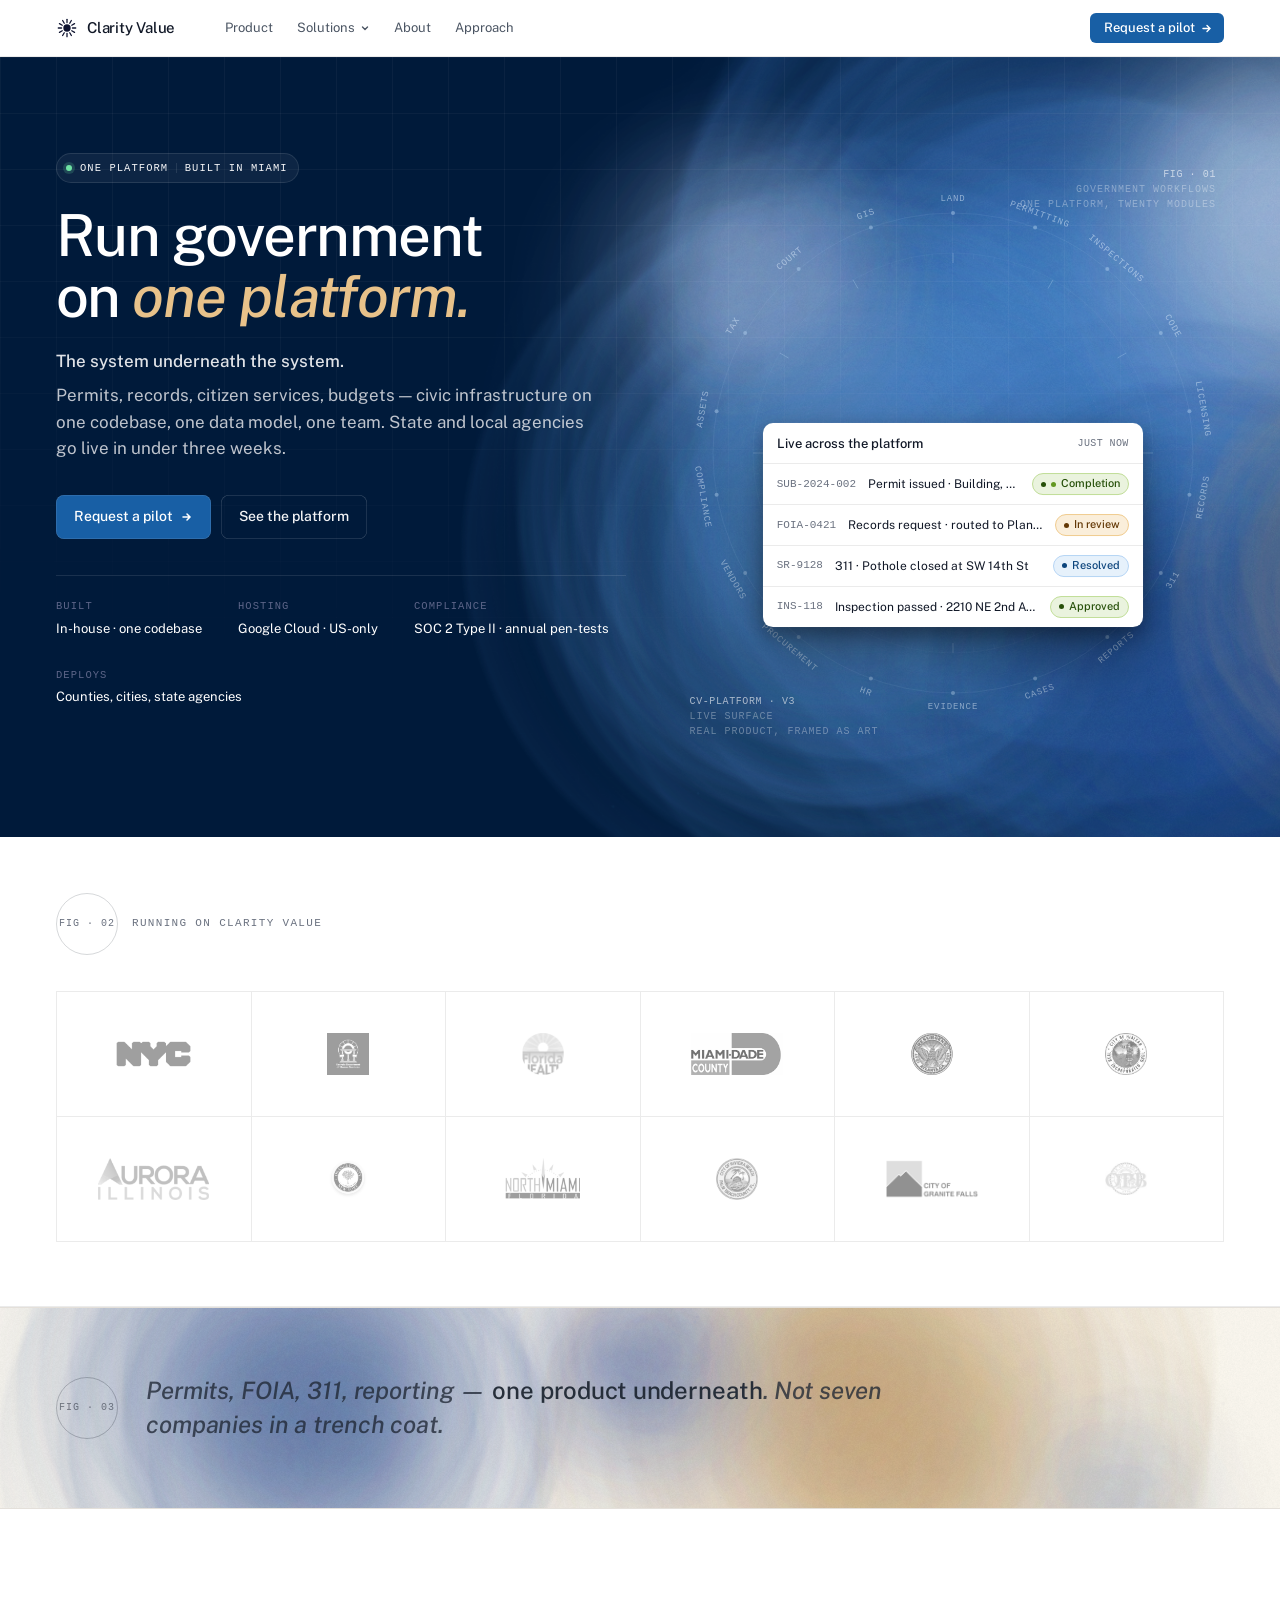
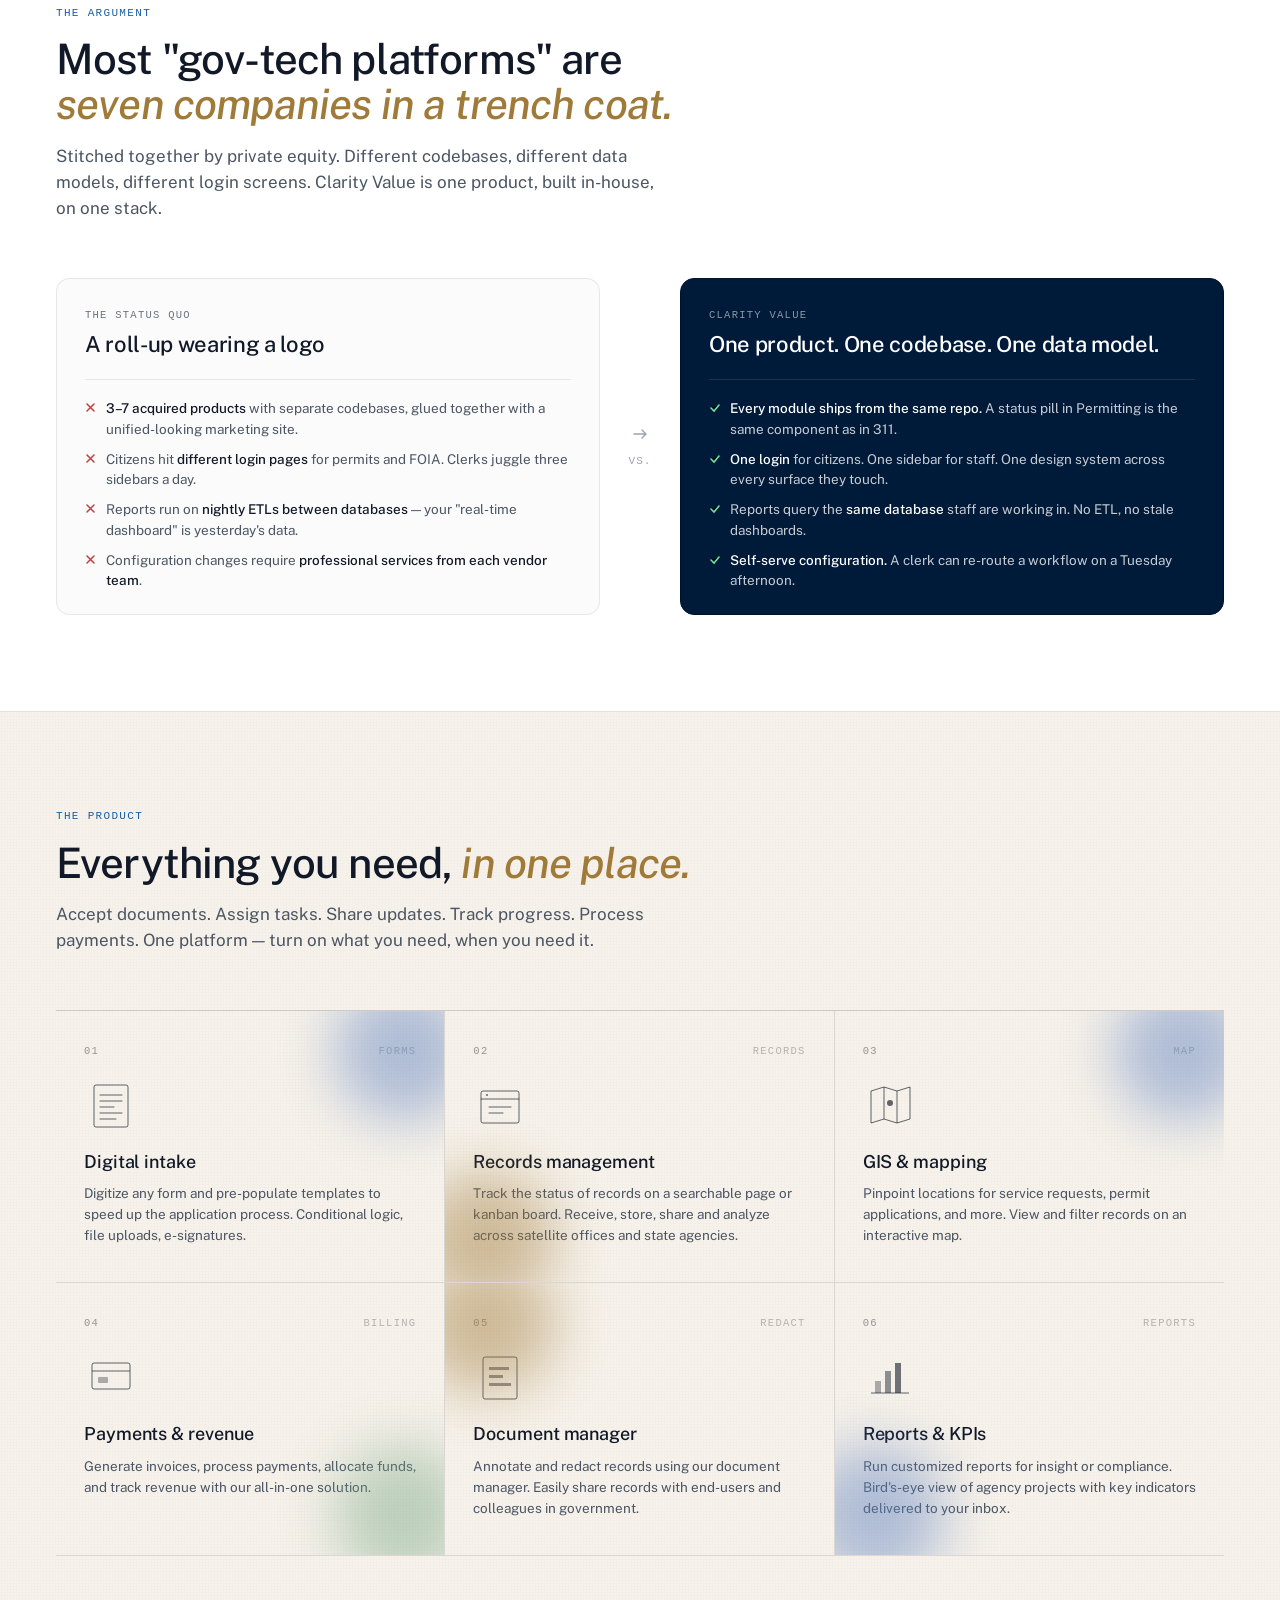
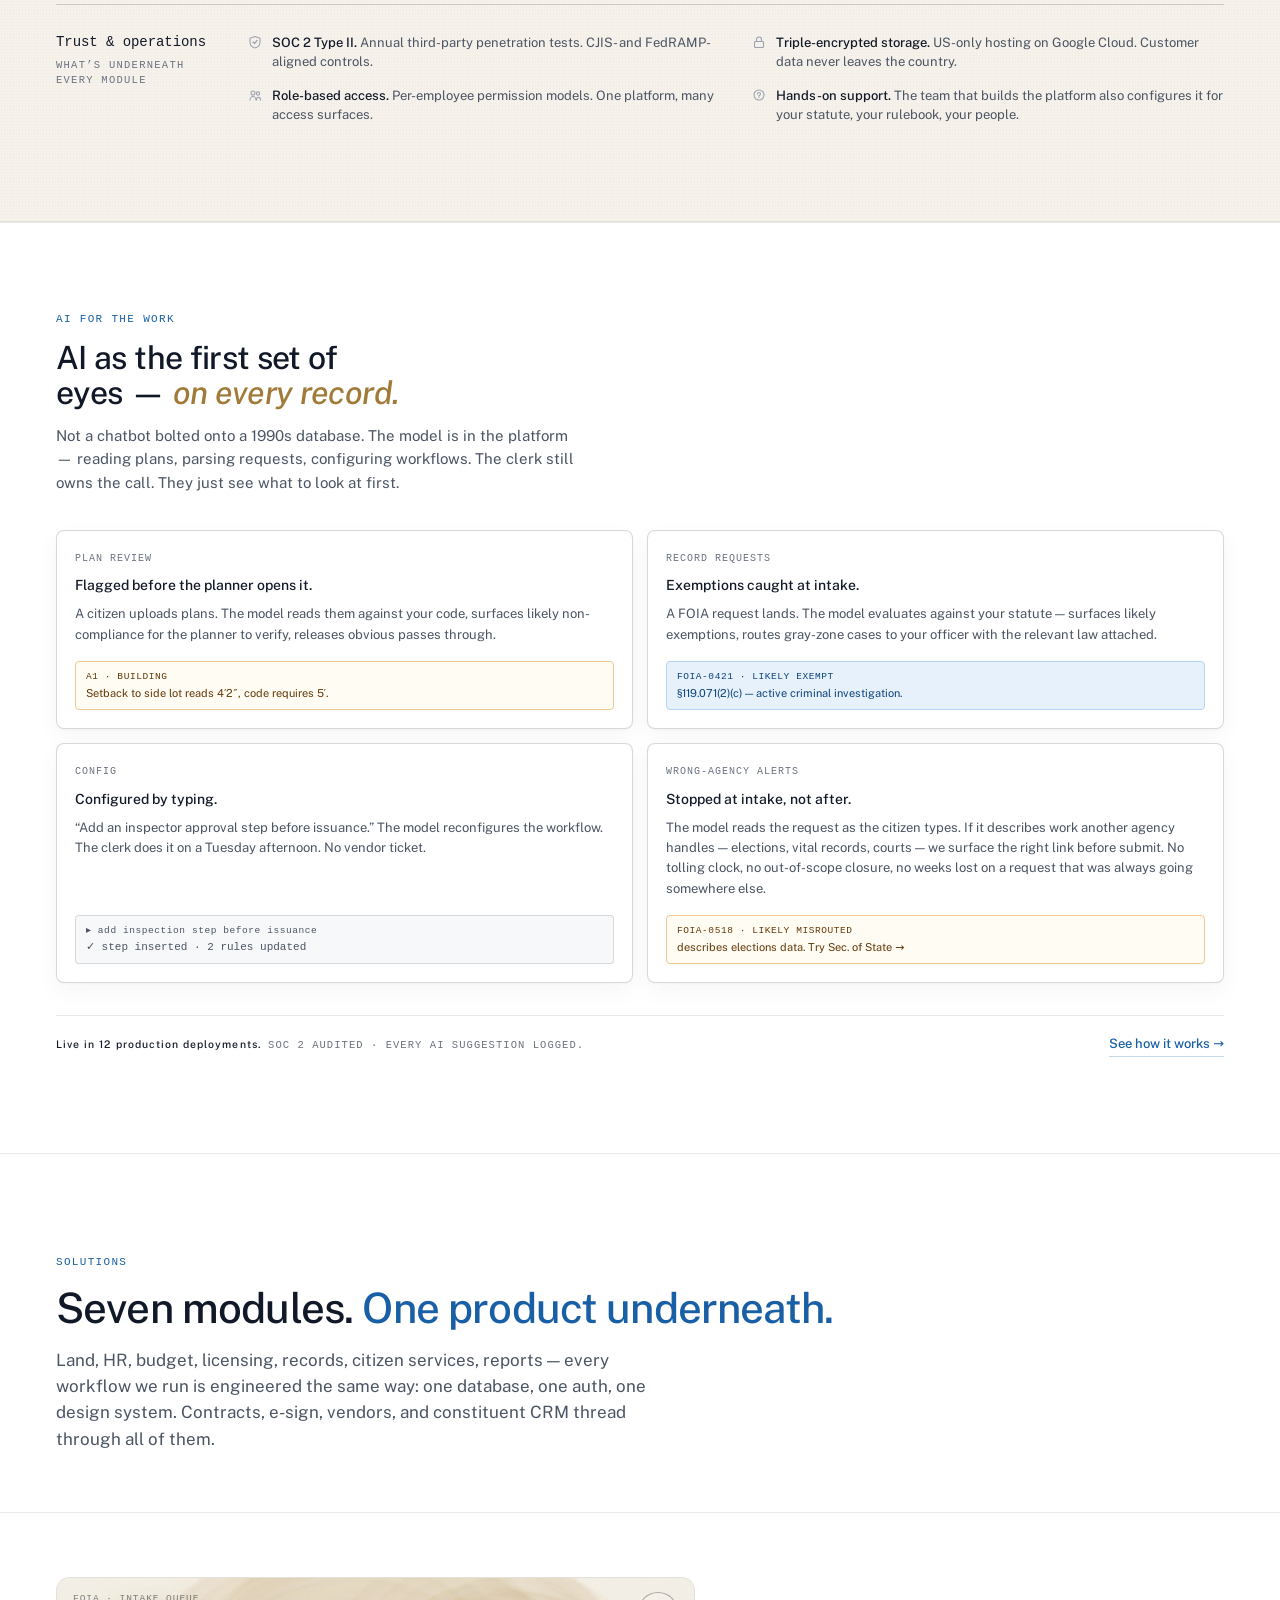
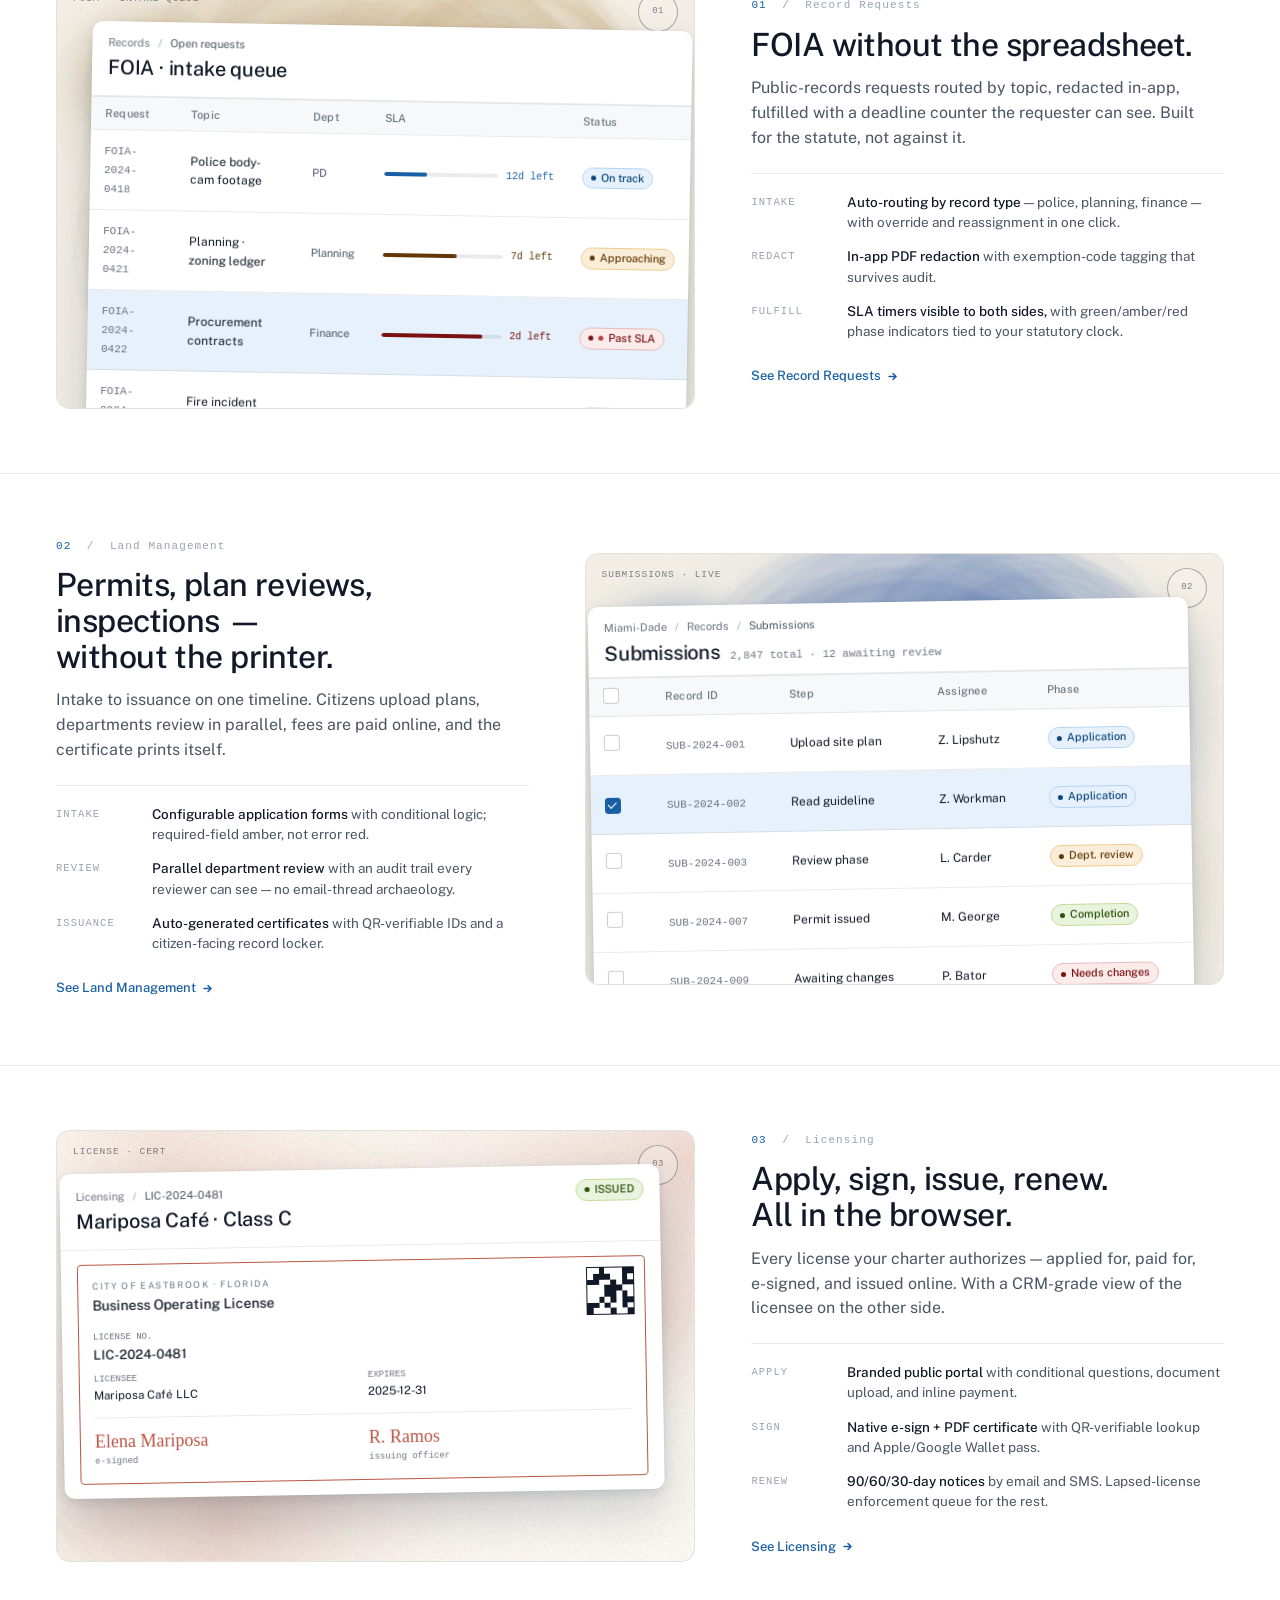
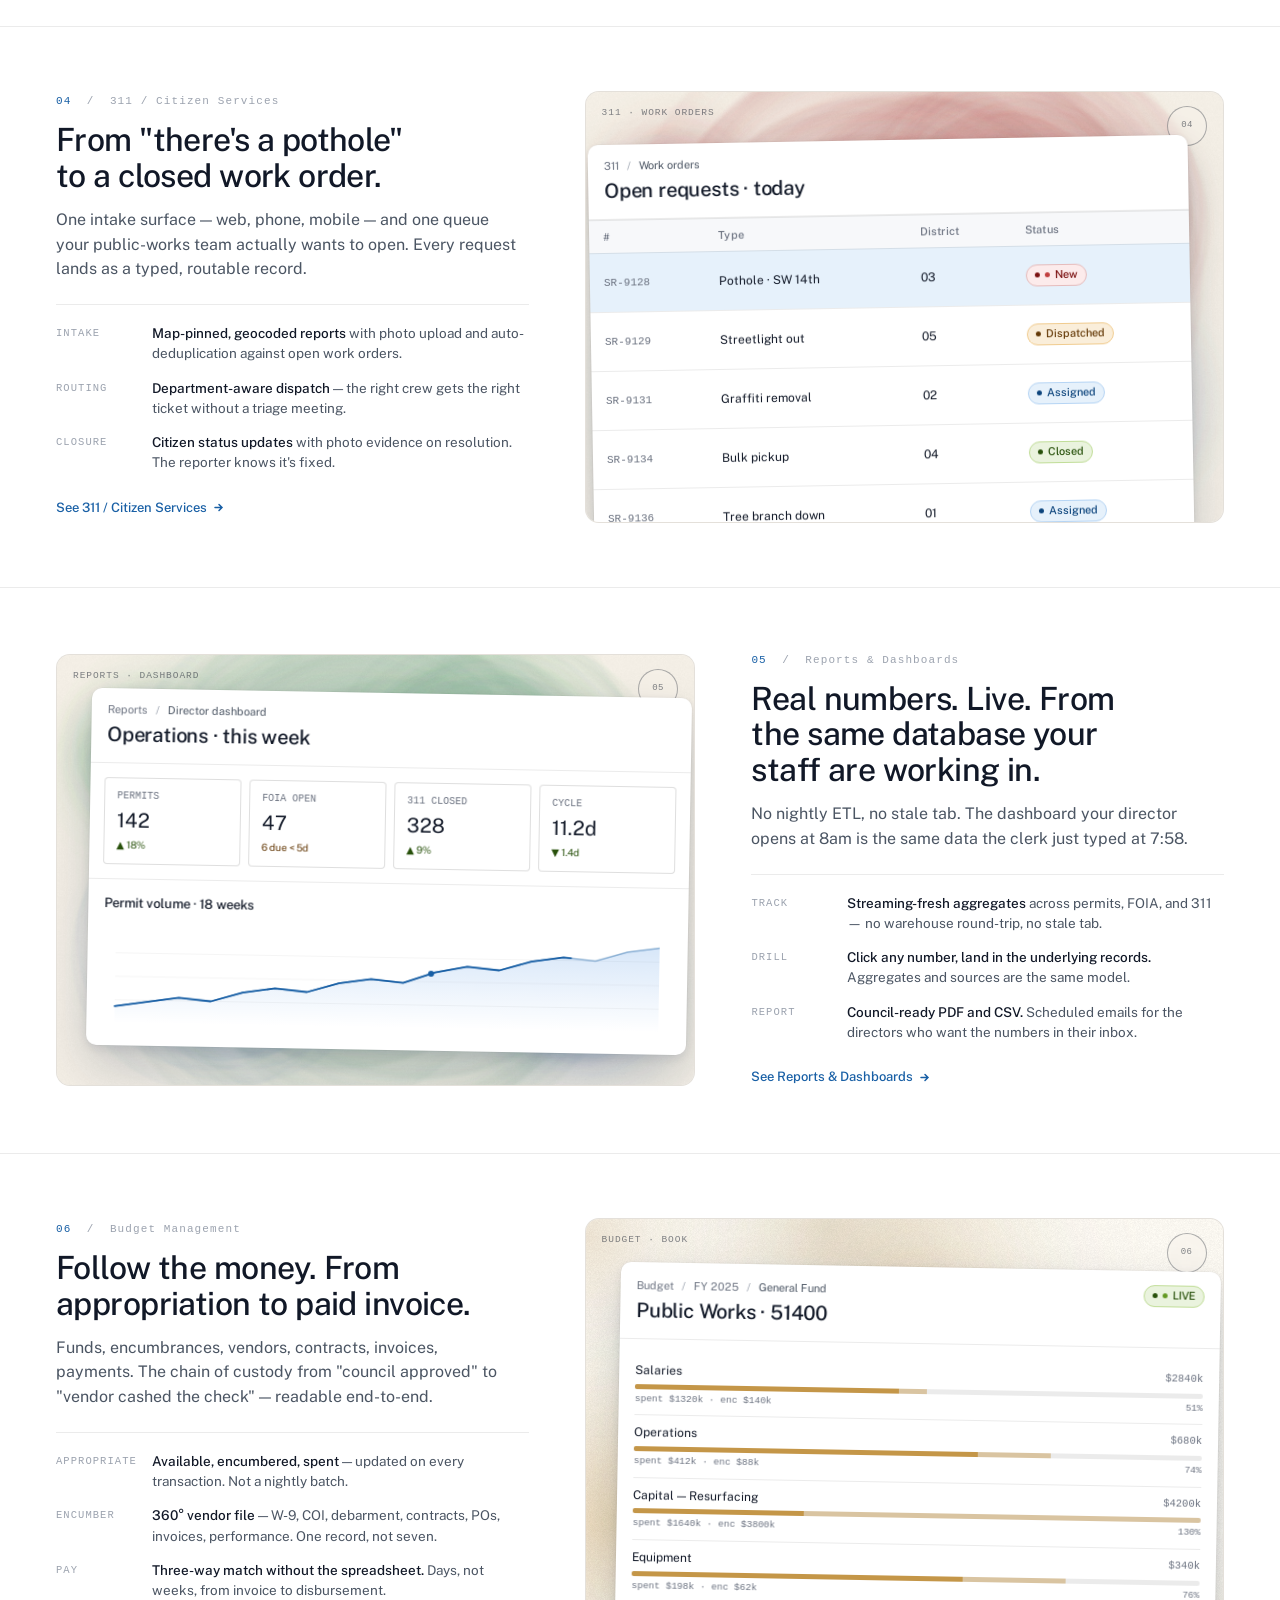
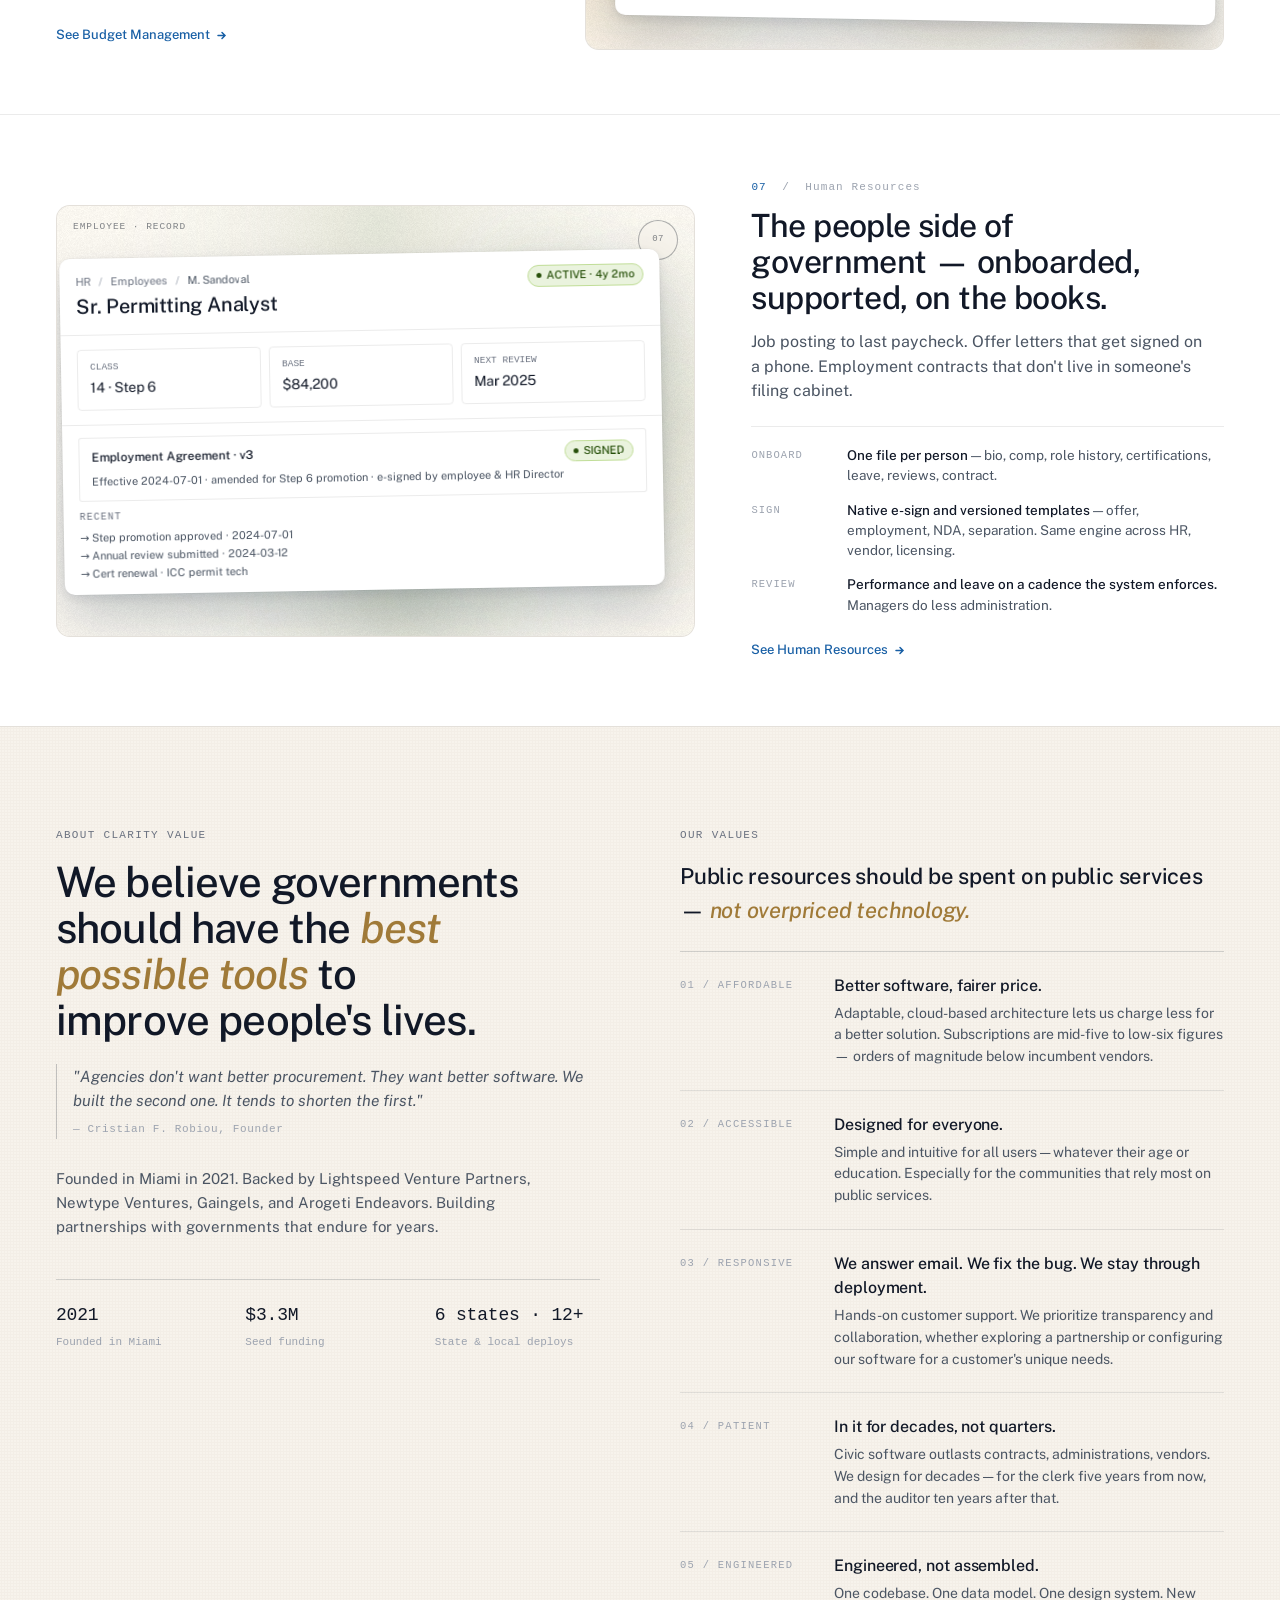
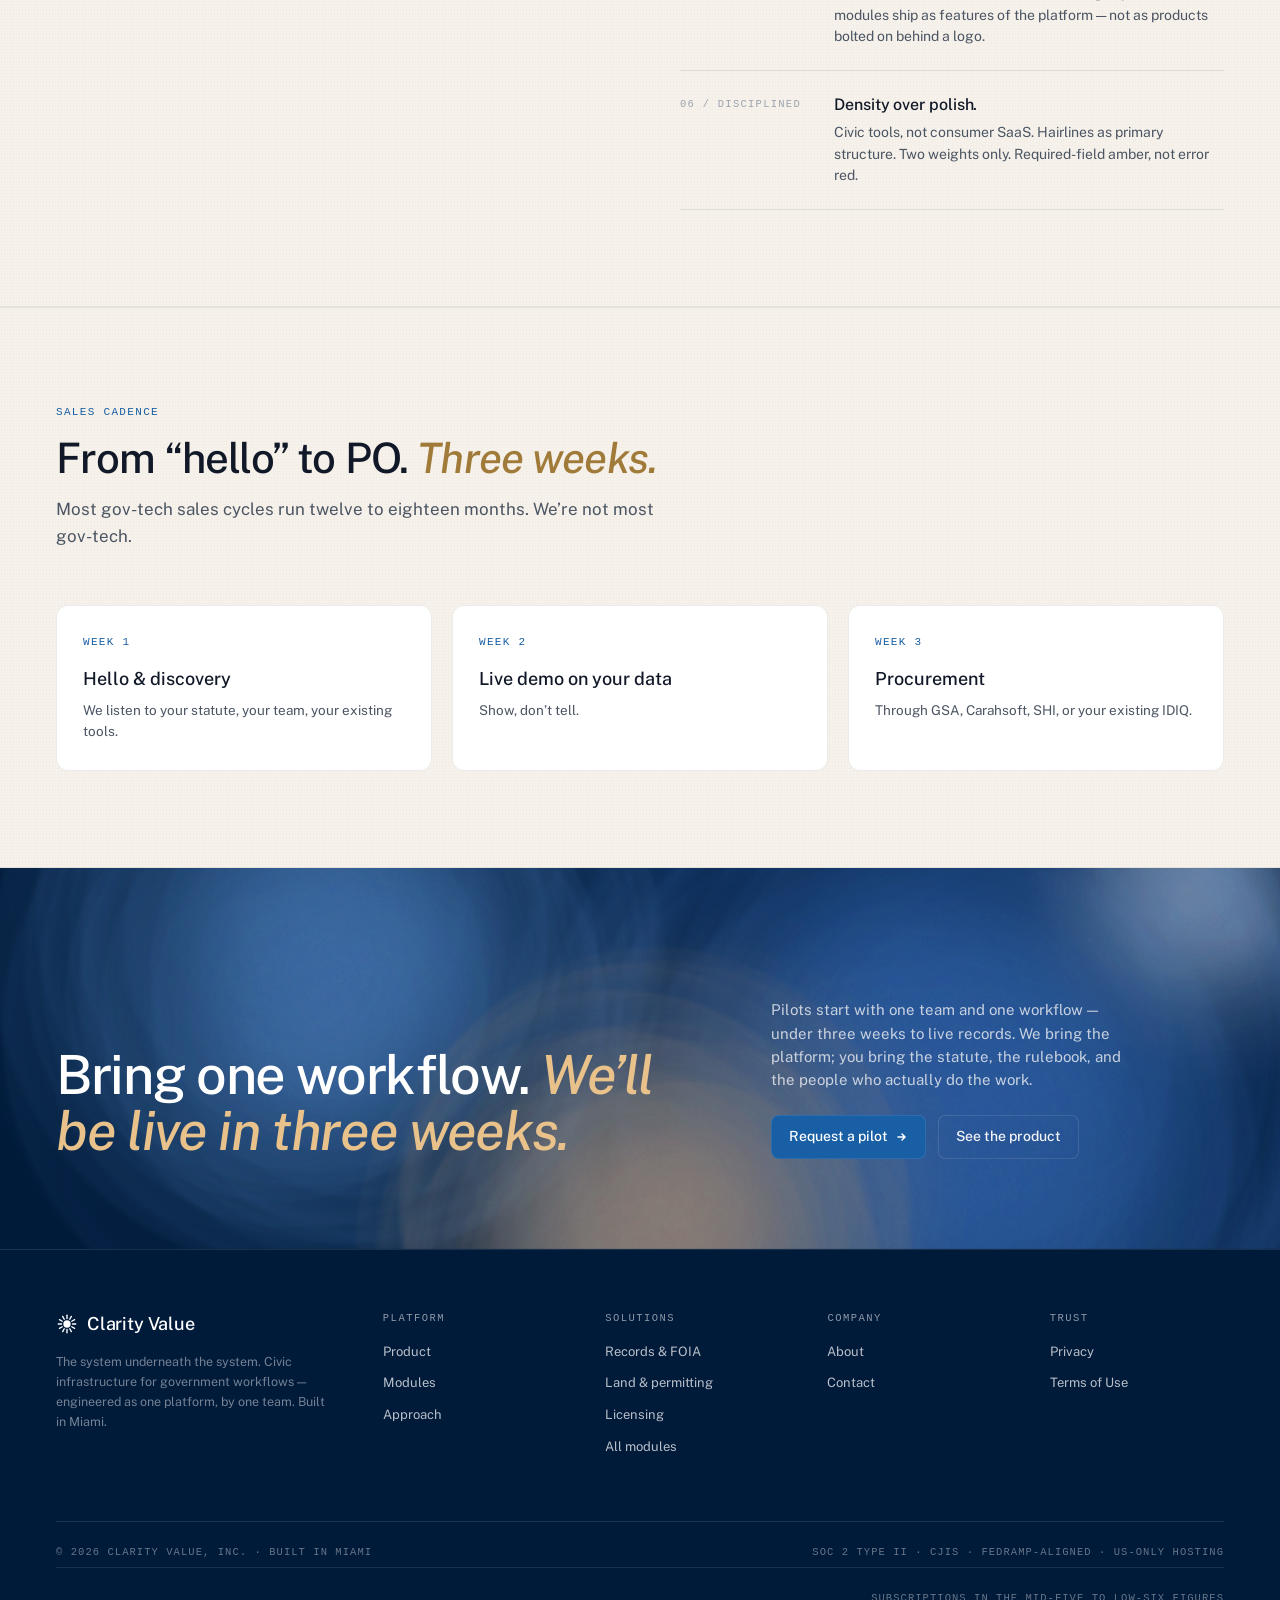
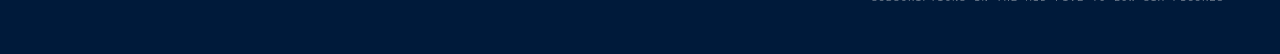
<file: index.html>
<!doctype html>
<html lang="en">
<head>
<meta charset="utf-8" />
<meta name="viewport" content="width=device-width,initial-scale=1" />
<link rel="icon" href="/favicon.ico" sizes="any" />
<link rel="icon" type="image/png" sizes="32x32" href="/icon-32.png" />
<link rel="apple-touch-icon" href="/apple-touch-icon.png" />
<link rel="manifest" href="/site.webmanifest" />
<meta name="theme-color" content="#0F1430" />
<link rel="canonical" href="https://clarityvalue.co/" />
<title>Run government on one platform — Clarity Value</title>
<meta name="description" content="Permits, records, citizen services, budgets — civic infrastructure on one platform. State and local agencies go live in under three weeks." />

<!-- Open Graph (iMessage / Facebook / LinkedIn / Slack) -->
<meta property="og:type" content="website" />
<meta property="og:site_name" content="Clarity Value" />
<meta property="og:url" content="https://clarityvalue.co/" />
<meta property="og:title" content="Clarity Value — The system underneath the system." />
<meta property="og:description" content="Civic infrastructure for the full range of public-sector work — permitting, records, citizen services, case management. One platform, by one team. Built in Miami." />
<meta property="og:image" content="https://clarityvalue.co/art/og-image.png?v=2" />
<meta property="og:image:width" content="1200" />
<meta property="og:image:height" content="630" />
<meta property="og:image:alt" content="Clarity Value — The system underneath the system." />

<!-- Twitter / X card -->
<meta name="twitter:card" content="summary_large_image" />
<meta name="twitter:title" content="Clarity Value — The system underneath the system." />
<meta name="twitter:description" content="Civic infrastructure for government workflows. One platform. Built in Miami." />
<meta name="twitter:image" content="https://clarityvalue.co/art/og-image.png?v=2" />

<link rel="stylesheet" href="tokens/colors.css?v=2" />
<link rel="stylesheet" href="tokens/typography.css?v=2" />
<link rel="stylesheet" href="tokens/density.css?v=2" />
<link rel="stylesheet" href="tokens/components-controls.css?v=2" />
<link rel="stylesheet" href="tokens/components-display.css?v=2" />
<link rel="stylesheet" href="tokens/components-shell.css?v=2" />

<style>
:root {
  --cm-navy:#001A3A; --cm-navy-deep:#00132C;
  --cm-on-dark:#F3F4F6; --cm-on-dark-mut:#9CA0B5; --cm-on-dark-dim:#5C6588;
  --cm-paper:#F7F3EC; --cm-paper-deep:#EFE8DC;
  --cm-ink:#1F2733;
  --cm-page-w:1200px; --cm-pad-h:56px;
  --cm-line-on-dark:rgba(255,255,255,0.10);
}
html,body{margin:0;padding:0}
body{background:#fff;color:var(--cv-text-primary);font-family:var(--cv-font-sans);-webkit-font-smoothing:antialiased}
.cm-wrap{max-width:var(--cm-page-w);margin:0 auto;padding:0 var(--cm-pad-h)}
.cm-d1{font-size:64px;font-weight:500;line-height:1.04;letter-spacing:-0.026em}
.cm-eyebrow{font-family:var(--cv-font-mono);font-size:11px;font-weight:500;letter-spacing:0.12em;text-transform:uppercase;color:var(--cv-text-tertiary)}
.cm-eyebrow--blue{color:var(--cv-brand-blue)}

/* ====== Paper grain utility ====== */
.cm-paper-bg{background-color:var(--cm-paper);position:relative}
.cm-paper-bg::before{content:"";position:absolute;inset:0;pointer-events:none;background-image:radial-gradient(rgba(80,60,30,0.08) 1px,transparent 1.4px);background-size:3px 3px;mix-blend-mode:multiply;opacity:0.35;z-index:0}
.cm-paper-bg>*{position:relative;z-index:1}

/* ====== Nav ====== */
.cm-nav{position:sticky;top:0;z-index:50;background:rgba(255,255,255,0.92);backdrop-filter:saturate(140%) blur(12px);border-bottom:0.5px solid var(--cv-line-hairline)}
.cm-nav-row{max-width:var(--cm-page-w);margin:0 auto;padding:0 var(--cm-pad-h);height:56px;display:flex;align-items:center;gap:28px}
.cm-nav-logo{display:flex;align-items:center;gap:9px;font-size:15px;font-weight:500;letter-spacing:-0.015em;color:var(--cv-text-primary);text-decoration:none}
.cm-nav-logo svg{width:22px;height:22px}
.cm-nav-links{display:flex;gap:4px;margin-left:12px}
.cm-nav-link{display:inline-flex;align-items:center;gap:5px;height:30px;padding:0 10px;font-size:13px;color:var(--cv-text-secondary);text-decoration:none;border-radius:6px}
.cm-nav-link:hover{background:rgba(0,0,0,0.04);color:var(--cv-text-primary)}
.cm-nav-spacer{flex:1}
.cm-nav-signin{font-size:13px;color:var(--cv-text-secondary);text-decoration:none;padding:0 10px;height:30px;display:inline-flex;align-items:center;border-radius:6px}
.cm-nav-signin:hover{background:rgba(0,0,0,0.04)}
.cm-nav-cta{display:inline-flex;align-items:center;gap:6px;height:30px;padding:0 12px 0 14px;font-size:13px;font-weight:500;color:#fff;background:var(--cv-brand-blue);border-radius:6px;text-decoration:none}
.cm-nav-cta svg{width:11px;height:11px}

/* ====== Solutions dropdown (CSS-only :hover + :focus-within) ====== */
.cm-nav-dropdown{position:relative;display:inline-flex;align-items:stretch}
.cm-nav-dd-trigger{font:inherit;background:none;border:0;cursor:pointer;display:inline-flex;align-items:center;gap:5px;height:30px;padding:0 10px;font-size:13px;color:var(--cv-text-secondary);border-radius:6px}
.cm-nav-dd-trigger:hover,.cm-nav-dropdown:hover .cm-nav-dd-trigger,.cm-nav-dropdown:focus-within .cm-nav-dd-trigger{background:rgba(0,0,0,0.04);color:var(--cv-text-primary)}
.cm-nav-dd-chev{width:10px;height:10px;transition:transform 180ms ease}
.cm-nav-dropdown:hover .cm-nav-dd-chev,.cm-nav-dropdown:focus-within .cm-nav-dd-chev{transform:rotate(180deg)}
.cm-nav-dd-panel{position:absolute;top:calc(100% + 6px);left:50%;transform:translateX(-50%) translateY(-4px);width:560px;background:#fff;border:0.5px solid var(--cv-line-hairline);border-radius:12px;box-shadow:0 10px 30px rgba(0,0,0,0.08),0 2px 6px rgba(0,0,0,0.04);padding:14px;display:grid;grid-template-columns:repeat(2,minmax(0,1fr));gap:4px;opacity:0;visibility:hidden;pointer-events:none;transition:opacity 160ms ease,transform 160ms ease,visibility 0s linear 160ms;z-index:60}
.cm-nav-dropdown:hover .cm-nav-dd-panel,.cm-nav-dropdown:focus-within .cm-nav-dd-panel{opacity:1;visibility:visible;transform:translateX(-50%) translateY(0);pointer-events:auto;transition:opacity 160ms ease,transform 160ms ease,visibility 0s linear 0s}
.cm-nav-dd-item{display:grid;grid-template-columns:auto 1fr;grid-template-rows:auto auto;column-gap:14px;row-gap:1px;padding:11px 12px;border-radius:8px;text-decoration:none;color:var(--cv-text-primary);transition:background 100ms ease}
.cm-nav-dd-item:hover{background:rgba(24,95,165,0.05)}
.cm-nav-dd-k{grid-column:1;grid-row:1 / span 2;align-self:center;display:inline-flex;align-items:center;justify-content:center;width:36px;height:36px;border-radius:8px;background:rgba(24,95,165,0.07);color:var(--cv-brand-blue)}
.cm-nav-dd-k svg{width:18px;height:18px;display:block}
.cm-nav-dd-h{grid-column:2;grid-row:1;font-size:13px;font-weight:500;color:var(--cv-text-primary);line-height:1.25}
.cm-nav-dd-b{grid-column:2;grid-row:2;font-size:11.5px;color:var(--cv-text-tertiary);line-height:1.4;margin-top:1px}
.cm-nav-dd-foot{grid-column:1 / -1;display:flex;justify-content:flex-end;align-items:center;padding:10px 6px 2px;margin-top:4px;border-top:0.5px solid var(--cv-line-hairline)}
.cm-nav-dd-all{display:inline-flex;align-items:center;gap:6px;font-size:12px;font-weight:500;color:var(--cv-brand-blue);text-decoration:none;padding:4px 8px;border-radius:6px}
.cm-nav-dd-all:hover{background:rgba(24,95,165,0.06)}
.cm-nav-dd-all svg{width:11px;height:11px}
@media (max-width:780px){
  .cm-nav-dd-panel{position:fixed;left:12px;right:12px;width:auto;transform:translateY(-4px);max-width:none}
  .cm-nav-dropdown:hover .cm-nav-dd-panel,.cm-nav-dropdown:focus-within .cm-nav-dd-panel{transform:translateY(0)}
}

/* ====== Hero ====== */
.cm-hero{position:relative;background:var(--cm-navy);color:var(--cm-on-dark);overflow:hidden;isolation:isolate}
.cm-hero-wash{position:absolute;inset:-5% -5% -5% 30%;background-image:url(art/wash-hero.png);background-size:cover;background-position:center;mix-blend-mode:screen;opacity:0.85;pointer-events:none;z-index:0}
.cm-hero-grid{position:absolute;inset:0;pointer-events:none;z-index:0;background-image:linear-gradient(to right,rgba(255,255,255,0.04) 1px,transparent 1px),linear-gradient(to bottom,rgba(255,255,255,0.04) 1px,transparent 1px);background-size:56px 56px;mask-image:radial-gradient(ellipse 110% 80% at 50% 0%,#000 40%,transparent 100%)}
.cm-hero-row{position:relative;z-index:1;max-width:var(--cm-page-w);margin:0 auto;padding:96px var(--cm-pad-h) 84px;display:grid;grid-template-columns:minmax(0,1.05fr) minmax(0,1fr);gap:56px;align-items:start}
.cm-hero-eyebrow{display:inline-flex;align-items:center;gap:8px;padding:6px 10px 6px 9px;background:rgba(255,255,255,0.05);border:0.5px solid var(--cm-line-on-dark);border-radius:999px;font-family:var(--cv-font-mono);font-size:10.5px;font-weight:500;letter-spacing:0.10em;text-transform:uppercase}
.cm-hero-eyebrow .cm-dot{width:6px;height:6px;border-radius:50%;background:#6FE3A4;box-shadow:0 0 0 3px rgba(111,227,164,0.18)}
.cm-hero-eyebrow .cm-sep{width:0.5px;height:10px;background:var(--cm-line-on-dark)}
.cm-hero h1{margin:22px 0 0;font-size:58px;font-weight:500;line-height:1.04;letter-spacing:-0.026em;color:#fff;text-wrap:balance}
.cm-hero h1 em{font-style:normal;color:#85B7EB;font-weight:500}
.cm-hero h1 em.cm-script{font-family:var(--cv-font-display);font-style:italic;color:#E8C28A;letter-spacing:-0.02em}
.cm-hero-lede{margin:22px 0 0;max-width:540px;font-size:17px;line-height:1.55;color:rgba(243,244,246,0.78)}
.cm-hero-ctas{margin-top:34px;display:flex;align-items:center;gap:10px}
.cm-btn{display:inline-flex;align-items:center;gap:8px;height:44px;padding:0 18px;border-radius:8px;font-size:14px;font-weight:500;text-decoration:none;cursor:pointer;border:0}
.cm-btn--primary{background:var(--cv-brand-blue);color:#fff;box-shadow:inset 0 0 0 0.5px rgba(255,255,255,0.18)}
.cm-btn--ghost-dark{background:transparent;color:var(--cm-on-dark);box-shadow:inset 0 0 0 0.5px rgba(255,255,255,0.22)}
.cm-btn--ghost-dark:hover{background:rgba(255,255,255,0.06)}
.cm-btn svg{width:12px;height:12px}
.cm-hero-foot{margin-top:36px;padding-top:22px;border-top:0.5px solid var(--cm-line-on-dark);display:flex;flex-wrap:wrap;gap:28px 36px;color:var(--cm-on-dark-mut);font-size:12px}
.cm-hero-foot-item{display:flex;flex-direction:column;gap:4px}
.cm-hero-foot-k{font-family:var(--cv-font-mono);font-size:10.5px;letter-spacing:0.10em;text-transform:uppercase;color:var(--cm-on-dark-dim)}
.cm-hero-foot-v{color:#fff;font-size:13px}

/* Hero right-side composition: rosette quieted, watercolor behind, single product stamp */
.cm-hero-art{position:relative;height:600px}
.cm-rose-wrap{position:absolute;inset:0;display:flex;align-items:center;justify-content:center}
.cm-rose{width:540px;height:540px;opacity:0.65}
.cm-rose-spin{transform-origin:center;animation:cmRoseSpin 140s linear infinite}
@keyframes cmRoseSpin{to{transform:rotate(360deg)}}
.cm-stamp{position:absolute;left:50%;top:62%;transform:translate(-50%,-50%);width:380px;background:#fff;border-radius:10px;box-shadow:0 30px 70px rgba(0,0,0,0.45),0 8px 18px rgba(0,0,0,0.30),0 0 0 0.5px rgba(255,255,255,0.08);overflow:hidden}
.cm-stamp-h{padding:11px 14px 9px;border-bottom:0.5px solid var(--cv-line-hairline);display:flex;align-items:center;justify-content:space-between}
.cm-stamp-h-title{font-family:var(--cv-font-display);font-size:13px;font-weight:500;color:var(--cv-text-primary)}
.cm-stamp-h-meta{font-family:var(--cv-font-mono);font-size:10px;color:var(--cv-text-tertiary);letter-spacing:0.04em}
.cm-stamp-row{padding:9px 14px;display:grid;grid-template-columns:auto 1fr auto;gap:12px;align-items:center;border-bottom:0.5px solid var(--cv-line-hairline)}
.cm-stamp-row:last-child{border-bottom:0}
.cm-stamp-id{font-family:var(--cv-font-mono);font-size:11px;color:var(--cv-text-tertiary)}
.cm-stamp-text{font-size:12px;color:var(--cv-text-primary);overflow:hidden;text-overflow:ellipsis;white-space:nowrap}
.cm-rose-note{position:absolute;font-family:var(--cv-font-mono);font-size:10px;letter-spacing:0.10em;text-transform:uppercase;color:rgba(255,255,255,0.34);line-height:1.5;pointer-events:none}
.cm-rose-note b{display:block;color:rgba(255,255,255,0.62);font-weight:500;letter-spacing:0.06em}
.cm-rose-note--tr{top:14px;right:8px;text-align:right}
.cm-rose-note--bl{bottom:14px;left:8px;text-align:left}

/* ====== Section helpers ====== */
.cm-sec{padding:96px 0}
.cm-sec-head{max-width:760px}
.cm-sec-head .cm-eyebrow{display:block;margin-bottom:14px}
.cm-sec-h2{margin:0 0 16px;font-size:42px;font-weight:500;line-height:1.08;letter-spacing:-0.02em;color:var(--cv-text-primary);text-wrap:balance}
.cm-sec-h2 em{font-style:normal;color:var(--cv-brand-blue);font-weight:500}
.cm-sec-h2 em.cm-script{font-family:var(--cv-font-display);font-style:italic;color:#A07A38}
.cm-sec-sub{margin:0;font-size:17px;line-height:1.55;color:var(--cv-text-secondary);max-width:620px}

/* ====== Customer logo wall ====== */
.cm-logos{padding:56px 0 64px;background:#fff;border-bottom:0.5px solid var(--cv-line-hairline)}
.cm-logos-eyebrow{display:flex;align-items:center;gap:14px;margin-bottom:36px}
.cm-logos-eyebrow-mark{flex:0 0 auto;display:inline-flex;align-items:center;justify-content:center;width:60px;height:60px;border:0.5px solid rgba(31,39,51,0.18);border-radius:50%;font-family:var(--cv-font-mono);font-size:10px;color:var(--cv-text-tertiary);letter-spacing:0.1em}
.cm-logos-eyebrow-label{font-family:var(--cv-font-mono);font-size:11px;font-weight:500;letter-spacing:0.12em;text-transform:uppercase;color:var(--cv-text-tertiary)}
.cm-logos-grid{display:grid;grid-template-columns:repeat(6,minmax(0,1fr));gap:0;border-top:0.5px solid var(--cv-line-hairline);border-left:0.5px solid var(--cv-line-hairline)}
.cm-logos-cell{display:flex;align-items:center;justify-content:center;height:88px;padding:18px 24px;border-right:0.5px solid var(--cv-line-hairline);border-bottom:0.5px solid var(--cv-line-hairline);text-decoration:none;background:#fff;transition:background 120ms ease}
.cm-logos-cell img{max-height:42px;max-width:100%;width:auto;height:auto;object-fit:contain;filter:grayscale(100%) opacity(0.55);transition:filter 200ms ease,transform 200ms ease}
.cm-logos-cell:hover{background:rgba(0,0,0,0.015)}
.cm-logos-cell:hover img{filter:grayscale(0) opacity(1);transform:scale(1.02)}
@media (max-width:980px){.cm-logos-grid{grid-template-columns:repeat(3,minmax(0,1fr))}.cm-logos-cell{height:78px;padding:14px 18px}}
@media (max-width:560px){.cm-logos-grid{grid-template-columns:repeat(2,minmax(0,1fr))}.cm-logos-cell{height:72px;padding:12px}.cm-logos-cell img{max-height:32px}}

/* ====== Breath bands ====== */
.cm-breath{position:relative;height:200px;overflow:hidden;background:var(--cm-paper);border-top:0.5px solid var(--cv-line-hairline);border-bottom:0.5px solid var(--cv-line-hairline)}
.cm-breath::before{content:"";position:absolute;inset:0;background-image:url(art/wash-breath-1.png);background-size:cover;background-position:center;opacity:0.85}
.cm-breath--alt::before{background-image:url(art/wash-breath-2.png)}
.cm-breath-line{position:relative;z-index:1;max-width:var(--cm-page-w);margin:0 auto;padding:0 var(--cm-pad-h);height:100%;display:flex;align-items:center;gap:28px}
.cm-breath-mark{flex:0 0 auto;width:60px;height:60px;border:0.5px solid rgba(31,39,51,0.25);border-radius:50%;display:flex;align-items:center;justify-content:center;font-family:var(--cv-font-mono);font-size:10px;color:rgba(31,39,51,0.55);letter-spacing:0.1em}
.cm-breath-q{font-family:var(--cv-font-display);font-style:italic;font-size:24px;font-weight:500;color:rgba(31,39,51,0.78);line-height:1.4;letter-spacing:-0.005em;max-width:760px}
.cm-breath-q b{font-style:normal;font-weight:500;color:rgba(31,39,51,0.95)}

/* ====== "Not a roll-up" ====== */
.cm-vs{margin-top:56px;display:grid;grid-template-columns:1fr 80px 1fr;align-items:stretch}
.cm-vs-col{border:0.5px solid var(--cv-line-hairline);border-radius:14px;padding:28px 28px 24px;background:#fff;position:relative}
.cm-vs-col--bad{background:#FBFBFB}
.cm-vs-col--good{background:var(--cm-navy);color:var(--cm-on-dark);border-color:var(--cm-navy-deep)}
.cm-vs-mid{display:flex;align-items:center;justify-content:center;font-family:var(--cv-font-mono);font-size:11px;letter-spacing:0.1em;text-transform:uppercase;color:var(--cv-text-muted)}
.cm-vs-label{font-family:var(--cv-font-mono);font-size:10.5px;letter-spacing:0.12em;text-transform:uppercase;color:var(--cv-text-tertiary);margin-bottom:8px}
.cm-vs-col--good .cm-vs-label{color:rgba(255,255,255,0.55)}
.cm-vs-title{font-size:22px;font-weight:500;letter-spacing:-0.015em;line-height:1.2;margin-bottom:22px;color:var(--cv-text-primary)}
.cm-vs-col--good .cm-vs-title{color:#fff}
.cm-vs-list{margin:0;padding:18px 0 0;list-style:none;display:flex;flex-direction:column;gap:10px;border-top:0.5px solid var(--cv-line-hairline)}
.cm-vs-col--good .cm-vs-list{border-color:var(--cm-line-on-dark)}
.cm-vs-list li{display:flex;gap:10px;font-size:13.5px;line-height:1.5;color:var(--cv-text-secondary)}
.cm-vs-col--good .cm-vs-list li{color:rgba(255,255,255,0.78)}
.cm-vs-list li svg{flex:0 0 auto;margin-top:4px;width:11px;height:11px}
.cm-vs-list li b{color:var(--cv-text-primary);font-weight:500}
.cm-vs-col--good .cm-vs-list li b{color:#fff}
.cm-vs-x{color:#C13F3F}
.cm-vs-y{color:#6FE3A4}

/* ====== PRODUCT — capability grid (sourced from clarityvalue.co/product) ====== */
.cm-product{background:var(--cm-paper);border-top:0.5px solid var(--cv-line-hairline);border-bottom:0.5px solid var(--cv-line-hairline);position:relative}
.cm-product::before{content:"";position:absolute;inset:0;background-image:radial-gradient(rgba(80,60,30,0.08) 1px,transparent 1.4px);background-size:3px 3px;mix-blend-mode:multiply;opacity:0.35;pointer-events:none}
.cm-product>*{position:relative;z-index:1}
.cm-cap-grid{margin-top:56px;display:grid;grid-template-columns:repeat(3,1fr);gap:0;border-top:0.5px solid rgba(31,39,51,0.18)}
.cm-cap{padding:32px 28px 36px;border-right:0.5px solid rgba(31,39,51,0.12);border-bottom:0.5px solid rgba(31,39,51,0.12);position:relative;overflow:hidden}
.cm-cap:nth-child(3n){border-right:0}
.cm-cap-num{font-family:var(--cv-font-mono);font-size:10.5px;letter-spacing:0.12em;color:rgba(31,39,51,0.45);margin-bottom:18px;display:flex;justify-content:space-between}
.cm-cap-num span:last-child{color:rgba(31,39,51,0.30)}
.cm-cap-mark{width:54px;height:54px;margin-bottom:20px;display:flex;align-items:center;justify-content:center;color:rgba(31,39,51,0.7)}
.cm-cap-mark svg{width:100%;height:100%}
.cm-cap-h{margin:0 0 10px;font-family:var(--cv-font-display);font-size:18px;font-weight:500;line-height:1.25;letter-spacing:-0.005em;color:var(--cv-text-primary)}
.cm-cap-b{margin:0;font-size:13.5px;line-height:1.55;color:var(--cv-text-secondary)}
.cm-cap-bloom{position:absolute;width:140px;height:140px;border-radius:50%;filter:blur(28px);opacity:0.45;pointer-events:none}

/* Trust & operations strip — sits below the 6-cell cap grid. Carries the table-stakes items
   (security, roles, support) without giving them feature-card visual weight. */
.cm-trust-strip{margin-top:48px;padding-top:28px;border-top:0.5px solid rgba(31,39,51,0.18);display:grid;grid-template-columns:160px 1fr;gap:32px;align-items:start}
.cm-trust-eyebrow{font-family:var(--cv-font-mono);font-size:10.5px;font-weight:500;letter-spacing:0.12em;text-transform:uppercase;color:var(--cv-text-tertiary);line-height:1.4}
.cm-trust-eyebrow b{display:block;color:var(--cv-text-primary);font-family:var(--cv-font-display);font-size:14px;font-weight:500;letter-spacing:-0.005em;text-transform:none;margin-bottom:6px}
.cm-trust-list{margin:0;padding:0;list-style:none;display:grid;grid-template-columns:repeat(2,1fr);gap:14px 32px}
.cm-trust-item{display:flex;align-items:flex-start;gap:10px;font-size:13px;line-height:1.5;color:var(--cv-text-secondary)}
.cm-trust-item svg{flex:0 0 auto;width:14px;height:14px;color:var(--cv-text-muted);margin-top:2px}
.cm-trust-item b{color:var(--cv-text-primary);font-weight:500}

/* ====== AI section — sits between the trust strip and breath 2.
   White bg breaks the paper-paper visual rhythm. Bordered cards give the AI use cases
   their own visual weight, distinct from the cap grid (which is borderless).
   Frame: "AI as the first set of eyes — on every record." Three concrete cards
   covering staff (plan review), citizen (FOIA), and architect (config). ====== */
.cm-ai{background:#fff;border-top:0.5px solid var(--cv-line-hairline);border-bottom:0.5px solid var(--cv-line-hairline);padding:88px 0 96px}
.cm-ai-head{max-width:560px;margin-bottom:36px}
.cm-ai-head .cm-eyebrow{display:block;margin-bottom:12px}
.cm-ai-h2{margin:0 0 14px;font-size:32px;font-weight:500;line-height:1.1;letter-spacing:-0.02em;color:var(--cv-text-primary);text-wrap:balance}
.cm-ai-h2 em{font-style:normal;color:var(--cv-brand-blue);font-weight:500}
.cm-ai-h2 em.cm-script{font-family:var(--cv-font-display);font-style:italic;color:#A07A38}
.cm-ai-sub{margin:0;font-size:15px;line-height:1.55;color:var(--cv-text-secondary);max-width:520px}
.cm-ai-cards{display:grid;grid-template-columns:repeat(2,1fr);gap:14px}
.cm-ai-card{background:#fff;border:0.5px solid rgba(31,39,51,0.18);border-radius:8px;padding:20px 18px 18px;display:flex;flex-direction:column;gap:10px;box-shadow:0 1px 2px rgba(0,0,0,0.03),0 8px 24px rgba(0,0,0,0.04)}
.cm-ai-card-eyebrow{font-family:var(--cv-font-mono);font-size:10px;font-weight:500;letter-spacing:0.10em;text-transform:uppercase;color:var(--cv-text-tertiary)}
.cm-ai-card-h{margin:0;font-size:14px;font-weight:500;line-height:1.3;color:var(--cv-text-primary)}
.cm-ai-card-b{margin:0;font-size:13px;line-height:1.55;color:var(--cv-text-secondary);flex:1}
.cm-ai-card-demo{margin-top:6px;border-radius:4px;padding:8px 10px;font-size:11px;line-height:1.4}
.cm-ai-card-demo--amber{background:#FFFCF4;border:0.5px solid #F0CB8E;color:#633806}
.cm-ai-card-demo--blue{background:#E6F1FB;border:0.5px solid #B5D4F4;color:#0C447C}
.cm-ai-card-demo--mono{background:#F7F8FA;border:0.5px solid rgba(0,0,0,0.13);color:var(--cv-text-secondary);font-family:var(--cv-font-mono)}
.cm-ai-card-demo .label{display:block;font-family:var(--cv-font-mono);font-size:9.5px;letter-spacing:0.06em;margin-bottom:3px;font-weight:500}
.cm-ai-foot{margin-top:32px;padding-top:18px;border-top:0.5px solid rgba(31,39,51,0.10);display:flex;justify-content:space-between;align-items:baseline;flex-wrap:wrap;gap:12px}
.cm-ai-foot-meta{font-family:var(--cv-font-mono);font-size:10.5px;letter-spacing:0.10em;text-transform:uppercase;color:var(--cv-text-tertiary)}
.cm-ai-foot-meta b{color:var(--cv-text-primary);font-weight:500;text-transform:none;font-family:var(--cv-font-sans)}
.cm-ai-link{font-size:13px;font-weight:500;color:var(--cv-brand-blue);text-decoration:none;border-bottom:0.5px solid rgba(24,95,165,0.25);padding-bottom:1px}
.cm-ai-link:hover{border-bottom-color:var(--cv-brand-blue)}

/* ====== Modules — minimal frames; per-module wash inside ====== */
.cm-modules{background:#fff}
.cm-modules-head{padding:96px 0 60px}
.cm-mod{padding:64px 0;border-top:0.5px solid var(--cv-line-hairline)}
.cm-mod-row{display:grid;grid-template-columns:minmax(0,0.85fr) minmax(0,1.15fr);gap:56px;align-items:center}
.cm-mod--reverse .cm-mod-row{grid-template-columns:minmax(0,1.15fr) minmax(0,0.85fr)}
.cm-mod--reverse .cm-mod-copy{order:2}
.cm-mod--reverse .cm-mod-art{order:1}
.cm-mod-num{font-family:var(--cv-font-mono);font-size:11px;letter-spacing:0.10em;color:var(--cv-text-muted);margin-bottom:12px}
.cm-mod-num strong{color:var(--cv-brand-blue);font-weight:500}
.cm-mod-title{font-size:32px;font-weight:500;letter-spacing:-0.018em;line-height:1.12;margin:0 0 14px;color:var(--cv-text-primary);text-wrap:balance}
.cm-mod-lede{font-size:16px;line-height:1.55;color:var(--cv-text-secondary);margin:0 0 22px;max-width:460px}
.cm-mod-feats{margin:0 0 24px;padding:18px 0 0;list-style:none;display:flex;flex-direction:column;gap:14px;border-top:0.5px solid var(--cv-line-hairline)}
.cm-mod-feats li{display:grid;grid-template-columns:80px 1fr;gap:16px;font-size:13.5px;line-height:1.5;color:var(--cv-text-secondary)}
.cm-mod-feats li b{color:var(--cv-text-primary);font-weight:500}
.cm-mod-feats li .cm-feat-k{font-family:var(--cv-font-mono);font-size:10.5px;letter-spacing:0.10em;text-transform:uppercase;color:var(--cv-text-muted);padding-top:3px}
.cm-mod-link{display:inline-flex;align-items:center;gap:6px;font-size:13px;font-weight:500;color:var(--cv-brand-blue);text-decoration:none;border-bottom:0.5px solid transparent;padding-bottom:1px}
.cm-mod-link:hover{border-color:var(--cv-brand-blue)}
.cm-mod-link svg{width:11px;height:11px}

/* Each module art frame: paper plate + per-module watercolor wash + tilted product UI */
.cm-mod-art{position:relative;height:430px;border-radius:14px;background-color:var(--cm-paper);border:0.5px solid var(--cv-line-hairline);overflow:hidden;isolation:isolate}
.cm-mod-art::before{content:"";position:absolute;inset:0;background-size:cover;background-position:center;opacity:0.95;z-index:0}
.cm-mod-art--land::before{background-image:url(art/wash-mod-land.png)}
.cm-mod-art--foia::before{background-image:url(art/wash-mod-foia.png)}
.cm-mod-art--311::before{background-image:url(art/wash-mod-311.png)}
.cm-mod-art--reports::before{background-image:url(art/wash-mod-reports.png)}
.cm-mod-art--hr::before{background-image:url(art/wash-mod-hr.png)}
.cm-mod-art--budget::before{background-image:url(art/wash-mod-budget.png)}
.cm-mod-art--licensing::before{background-image:url(art/wash-mod-licensing.png)}
.cm-mod-art-spec{position:absolute;top:14px;left:16px;font-family:var(--cv-font-mono);font-size:9.5px;letter-spacing:0.10em;text-transform:uppercase;color:rgba(31,39,51,0.55);z-index:2}
.cm-mod-art-mark{position:absolute;top:14px;right:16px;width:38px;height:38px;border:0.5px solid rgba(31,39,51,0.35);border-radius:50%;z-index:2;display:flex;align-items:center;justify-content:center;font-family:var(--cv-font-mono);font-size:9px;color:rgba(31,39,51,0.55);letter-spacing:0.05em;background:rgba(247,243,236,0.4);backdrop-filter:blur(2px)}
.cm-mod-surface{position:absolute;background:#fff;border-radius:10px;overflow:hidden;z-index:3;box-shadow:0 24px 50px rgba(0,26,58,0.18),0 4px 12px rgba(0,26,58,0.10),0 0 0 0.5px rgba(0,0,0,0.06)}

/* ====== ABOUT (mission band) — paper bg, hand-drawn flair ====== */
.cm-about{background:var(--cm-paper);position:relative;border-top:0.5px solid var(--cv-line-hairline);border-bottom:0.5px solid var(--cv-line-hairline)}
.cm-about::before{content:"";position:absolute;inset:0;background-image:radial-gradient(rgba(80,60,30,0.08) 1px,transparent 1.4px);background-size:3px 3px;mix-blend-mode:multiply;opacity:0.35;pointer-events:none}
.cm-about-row{position:relative;z-index:1;display:grid;grid-template-columns:1fr 1fr;gap:80px;align-items:start;padding:96px 0}
.cm-about-headline{font-family:var(--cv-font-display);font-size:42px;font-weight:500;line-height:1.1;letter-spacing:-0.02em;color:var(--cv-text-primary);margin:14px 0 20px;text-wrap:balance}
.cm-about-headline em{font-style:italic;color:#A07A38;font-weight:500;font-family:var(--cv-font-display)}
.cm-about-quote{margin:0 0 28px;padding:0 0 0 16px;border-left:1px solid rgba(31,39,51,0.25);font-size:15.5px;line-height:1.6;color:var(--cv-text-secondary);font-style:italic;max-width:520px}
.cm-about-quote cite{display:block;margin-top:8px;font-style:normal;font-family:var(--cv-font-mono);font-size:11px;color:var(--cv-text-muted);letter-spacing:0.06em}
.cm-values{margin:0;padding:0;list-style:none;display:flex;flex-direction:column;gap:0;border-top:0.5px solid rgba(31,39,51,0.18)}
.cm-value{padding:22px 0;border-bottom:0.5px solid rgba(31,39,51,0.10);display:grid;grid-template-columns:130px 1fr;gap:24px;align-items:start}
.cm-value-k{font-family:var(--cv-font-mono);font-size:10.5px;letter-spacing:0.12em;text-transform:uppercase;color:var(--cv-text-muted);padding-top:3px}
.cm-value-h{margin:0 0 4px;font-family:var(--cv-font-display);font-size:16px;font-weight:500;letter-spacing:-0.005em;color:var(--cv-text-primary)}
.cm-value-b{margin:0;font-size:14px;line-height:1.55;color:var(--cv-text-secondary)}
.cm-about-meta{margin-top:40px;padding-top:22px;border-top:0.5px solid rgba(31,39,51,0.18);display:grid;grid-template-columns:repeat(3,1fr);gap:24px;font-family:var(--cv-font-mono);font-size:11px;color:var(--cv-text-muted)}
.cm-about-meta b{display:block;color:var(--cv-text-primary);font-family:var(--cv-font-display);font-size:18px;font-weight:500;letter-spacing:-0.01em;margin-bottom:4px}

/* ====== Philosophy ====== */
.cm-philosophy{background:var(--cm-navy);color:var(--cm-on-dark);padding:110px 0;position:relative}
.cm-philosophy::before{content:"";position:absolute;inset:0;background-image:linear-gradient(rgba(255,255,255,0.025) 1px,transparent 1px),linear-gradient(90deg,rgba(255,255,255,0.025) 1px,transparent 1px);background-size:56px 56px;mask-image:radial-gradient(ellipse 90% 70% at 50% 50%,#000 30%,transparent 100%);pointer-events:none}
.cm-philosophy>.cm-wrap{position:relative;z-index:1}
.cm-philosophy-head{max-width:760px;margin-bottom:72px}
.cm-philosophy-h2{margin:0;font-size:42px;font-weight:500;line-height:1.08;letter-spacing:-0.02em;color:#fff;text-wrap:balance}
.cm-philosophy-h2 em{font-style:normal;color:#85B7EB;font-weight:500}
.cm-philosophy-h2 em.cm-script{font-family:var(--cv-font-display);font-style:italic;color:#E8C28A}
.cm-philosophy-sub{margin:18px 0 0;font-size:17px;line-height:1.55;color:var(--cm-on-dark-dim);max-width:580px}
.cm-principles{display:grid;grid-template-columns:repeat(4,1fr);border-top:0.5px solid rgba(255,255,255,0.14)}
.cm-principle{padding:32px 28px 0 0;position:relative}
.cm-principle+.cm-principle{border-left:0.5px solid rgba(255,255,255,0.14);padding-left:28px}
.cm-principle-num{font-family:var(--cv-font-mono);font-size:11px;letter-spacing:0.14em;color:rgba(255,255,255,0.45);margin-bottom:18px;display:block}
.cm-principle-h3{margin:0 0 12px;font-family:var(--cv-font-display);font-size:22px;font-weight:500;line-height:1.18;letter-spacing:-0.01em;color:#fff;text-wrap:balance}
.cm-principle-body{margin:0;font-size:14.5px;line-height:1.55;color:var(--cm-on-dark-dim)}

/* ====== Closing CTA — strengthened ====== */
.cm-cta{background:var(--cm-navy);color:var(--cm-on-dark);padding:130px 0 90px;position:relative;overflow:hidden}
.cm-cta-wash{position:absolute;inset:0;background-image:url(art/wash-cta.png);background-size:cover;background-position:center;mix-blend-mode:screen;opacity:0.7;pointer-events:none}
.cm-cta-row{position:relative;z-index:1;display:grid;grid-template-columns:1.4fr 1fr;gap:80px;align-items:end}
.cm-cta-h2{margin:0;font-size:54px;font-weight:500;line-height:1.04;letter-spacing:-0.025em;color:#fff;text-wrap:balance}
.cm-cta-h2 em{font-style:normal;color:#85B7EB;font-weight:500}
.cm-cta-h2 em.cm-script{font-family:var(--cv-font-display);font-style:italic;color:#E8C28A}
.cm-cta-side{display:flex;flex-direction:column;gap:24px}
.cm-cta-side p{margin:0;font-size:15px;line-height:1.55;color:rgba(243,244,246,0.78);max-width:360px}
.cm-cta-actions{display:flex;align-items:center;gap:12px}

/* ====== Footer ====== */
.cm-footer{background:var(--cm-navy);color:var(--cm-on-dark-dim);padding:60px 0 48px;border-top:0.5px solid rgba(255,255,255,0.10)}
.cm-footer-row{display:grid;grid-template-columns:1.6fr repeat(4,1fr);gap:48px}
.cm-footer-brand .cm-logo{color:#fff;font-family:var(--cv-font-display);font-size:18px;font-weight:500;letter-spacing:-0.01em;display:flex;align-items:center;gap:9px;margin-bottom:14px}
.cm-footer-brand .cm-logo svg{width:22px;height:22px;flex-shrink:0}
.cm-footer-brand p{margin:0;font-size:12.5px;line-height:1.6;color:rgba(255,255,255,0.45);max-width:280px}
.cm-footer-col h4{margin:0 0 14px;font-family:var(--cv-font-mono);font-size:10.5px;font-weight:500;letter-spacing:0.14em;text-transform:uppercase;color:rgba(255,255,255,0.55)}
.cm-footer-col ul{list-style:none;margin:0;padding:0;display:flex;flex-direction:column;gap:10px}
.cm-footer-col a{color:rgba(255,255,255,0.72);text-decoration:none;font-size:13px}
.cm-footer-fine{margin-top:64px;padding-top:22px;border-top:0.5px solid rgba(255,255,255,0.10);display:flex;justify-content:space-between;flex-wrap:wrap;gap:16px;font-family:var(--cv-font-mono);font-size:10.5px;letter-spacing:0.10em;text-transform:uppercase;color:rgba(255,255,255,0.40)}

/* =========================================================
   Mobile sweep — Pixel 9 XL Pro (412px) and similar.
   Strategy: hide secondary nav links so just brand + Sign in
   + Request a pilot stay visible (Cristian's call: "people on
   mobile are skimming and clicking Request a pilot — clean,
   fast, sexy"). All hardcoded desktop widths get max-width:100%
   overrides. Comparison "vs." block stacks vertically and drops
   the middle "VS." chip entirely (it's implicit when you read
   down). Module preview cards reflow to fit the viewport.
   ========================================================= */
@media (max-width:780px){
  /* Page rhythm — comfortable horizontal padding (was 18px, bumped to give the
     "Request a pilot" nav CTA breathing room from the right edge of the screen) */
  :root{--cm-pad-h:22px}
  .cm-wrap{padding:0 22px}

  /* Nav — hide secondary links + Sign in, keep brand + Request a pilot.
     Extra 4px horizontal padding INSIDE the wrap so the brand mark on the left
     and the CTA on the right both have visible breathing room from the screen
     edges (combined with the 22px wrap padding = ~26px total each side). */
  .cm-nav-row{padding:10px 4px;gap:8px}
  .cm-nav-links{display:none}
  .cm-nav-signin{display:none}
  .cm-nav-cta{height:32px;padding:0 12px;font-size:12px;white-space:nowrap;flex-shrink:0}
  .cm-nav-logo{flex-shrink:0}
  .cm-nav-logo span{font-size:14px;white-space:nowrap}

  /* Hero — collapse the 2-col cm-hero-row to 1-col so text uses full width.
     Top padding tightened to 16px (modern SaaS standard for tight mobile heroes
     — Linear, Vercel pattern). Was 28px, before that 64px. */
  .cm-hero{padding:16px 0 48px}
  /* Rosetta + its editorial captions — hide on mobile. The 4-row "Live across
     the platform" card now carries the breadth-of-modules message in a more
     concrete way, and the 540px rosetta SVG was duplicating that signal while
     also competing for visual real estate. Editorial flourish stays on desktop
     where there's room for it to breathe in its own column. */
  .cm-rose-wrap,.cm-rose-note{display:none}
  .cm-hero-grid{display:none} /* the desktop dotted-grid bg pattern is too dense for narrow */
  /* Hero wash: desktop has it offset 30% from the left so it reads as a right-side
     atmospheric anchor on a wide aspect ratio. On a 412px phone that creates a
     hard vertical seam at 30%-from-left where dark navy meets the wash. Full-cover
     it on mobile + soften the opacity so the navy stays dominant and the texture
     reads as ambient rather than a column separator. */
  .cm-hero-wash{inset:0;opacity:0.45}
  .cm-hero-row{grid-template-columns:1fr;gap:32px}
  .cm-hero h1{font-size:34px;line-height:1.05;letter-spacing:-0.02em}
  .cm-hero-sub,.cm-hero p{font-size:15px;line-height:1.55}
  .cm-stamp{position:static;transform:none;width:100%;max-width:100%;margin:28px 0 0;box-shadow:0 8px 24px rgba(0,0,0,0.18),0 0 0 0.5px rgba(255,255,255,0.10)}
  /* Buttons — keep label on a single line so "Request a pilot" / "See the platform" don't break */
  .cm-btn{white-space:nowrap}

  /* Section padding — tighter on mobile */
  .cm-sec{padding:64px 0}
  .cm-sec-h2{font-size:28px;line-height:1.12}
  .cm-sec-sub{font-size:15px}

  /* Comparison "trench coat" block — stack columns, drop middle VS chip */
  .cm-vs{margin-top:36px;grid-template-columns:1fr;gap:16px}
  .cm-vs-mid{display:none}
  .cm-vs-col{padding:22px 20px 20px;border-radius:12px}
  .cm-vs-title{font-size:19px;margin-bottom:16px}
  .cm-vs-list li{font-size:13px}

  /* Module sections — collapse the 2-col text/preview grid + release the 600px hardcoded preview width */
  .cm-mod-row{grid-template-columns:1fr !important;gap:24px}
  .cm-mod-surface{position:relative !important;width:100% !important;max-width:100% !important;margin:8px 0 0;height:auto}
  .cm-mod-h{font-size:24px !important;line-height:1.15 !important}
  .cm-mod-num{font-size:11px}

  /* Bottom CTA "If you run any part of the apparatus" — collapse 2-col to 1-col + smaller h2 */
  .cm-cta-row{grid-template-columns:1fr;gap:24px}
  .cm-cta-h2{font-size:30px !important;line-height:1.1;letter-spacing:-0.02em}
  .cm-cta-side{font-size:14px}
  .cm-cta-actions{flex-wrap:wrap}

  /* Footer — collapse 5-col grid to 2-col, stack brand block full-width */
  .cm-footer-row{grid-template-columns:1fr 1fr;gap:32px 24px}
  .cm-footer-brand{grid-column:1 / -1}
  .cm-footer-col h4{font-size:10px}
  .cm-footer-col a{font-size:13px}
  .cm-footer-fine{margin-top:40px;flex-direction:column;gap:8px;font-size:10px}

  /* About section — collapse the 2-col headline/values grid to single column.
     Bug fixed 2026-05-05: without this, the left col (headline + meta) was
     much shorter than the right col (4 values), leaving ~200px of dead cream
     space at bottom-left between the meta strip and the navy Approach section. */
  .cm-about-row{grid-template-columns:1fr;gap:40px;padding:48px 0}
  .cm-about-headline{font-size:30px;line-height:1.1}
  .cm-about-meta{grid-template-columns:1fr 1fr;gap:14px 24px}

  /* AI section — collapse 3-col cards to 1-col, tighten padding, stack the foot row. */
  .cm-ai{padding:56px 0 64px}
  .cm-ai-h2{font-size:24px}
  .cm-ai-cards{grid-template-columns:1fr;gap:12px}
  .cm-ai-foot{flex-direction:column;align-items:flex-start;gap:10px}

  /* Philosophy / Approach section — tighten 110px desktop padding for mobile,
     collapse the 4-col principles grid, swap left-borders for top-borders. */
  .cm-philosophy{padding:56px 0}
  .cm-philosophy-head{margin-bottom:36px}
  .cm-philosophy-h2{font-size:28px;line-height:1.12}
  .cm-philosophy-sub{font-size:15px}
  .cm-principles{grid-template-columns:1fr;border-top:0}
  .cm-principle{padding:24px 0;border-top:0.5px solid rgba(255,255,255,0.14)}
  .cm-principle:first-child{border-top:0;padding-top:0}
  .cm-principle+.cm-principle{border-left:0;padding-left:0}
}
@media (max-width:480px){
  /* Smallest phones — drop hero h1 a touch more, footer to single column */
  .cm-hero h1{font-size:30px}
  .cm-sec-h2{font-size:24px}
  .cm-footer-row{grid-template-columns:1fr;gap:28px}
  .cm-footer-brand{grid-column:1}
  .cm-about-headline{font-size:26px}
  .cm-about-meta{grid-template-columns:1fr;gap:14px}
  .cm-philosophy-h2{font-size:24px}
}

/* ===== Heartbeat — ambient live-system indicators =====
   CSS-only, opacity + transform only (GPU-composited, no layout/paint),
   prefers-reduced-motion respected. ~6 elements animated per homepage view. */
@keyframes cm-pulse-dot{0%,100%{opacity:.55;transform:scale(.9)}50%{opacity:1;transform:scale(1.15)}}
@keyframes cm-breathe{0%,100%{opacity:.85}50%{opacity:1}}
@keyframes cm-halo-red{0%,100%{box-shadow:0 0 0 0 rgba(193,63,63,0)}50%{box-shadow:0 0 0 4px rgba(193,63,63,0.10)}}
@keyframes cm-halo-blue{0%,100%{box-shadow:0 0 0 0 rgba(24,95,165,0)}50%{box-shadow:0 0 0 4px rgba(24,95,165,0.10)}}
@keyframes cm-halo-green{0%,100%{box-shadow:0 0 0 0 rgba(59,109,17,0)}50%{box-shadow:0 0 0 4px rgba(59,109,17,0.10)}}
.cm-pulse-dot{display:inline-block;animation:cm-pulse-dot 1.8s ease-in-out infinite;transform-origin:center}
.cm-pulse-dot--slow{display:inline-block;animation:cm-pulse-dot 2.3s ease-in-out infinite;transform-origin:center}
.cm-breathe{animation:cm-breathe 2.4s ease-in-out infinite}
.cm-halo-red{animation:cm-halo-red 1.9s ease-in-out infinite}
.cm-halo-blue{animation:cm-halo-blue 2.1s ease-in-out infinite}
.cm-halo-green{animation:cm-halo-green 2.3s ease-in-out infinite}
/* SVG element variant — uses transform-box so scale orbits its own center */
.cm-pulse-svg{animation:cm-pulse-dot 1.8s ease-in-out infinite;transform-origin:center;transform-box:fill-box}
@media (prefers-reduced-motion:reduce){
  .cm-pulse-dot,.cm-pulse-dot--slow,.cm-breathe,.cm-halo-red,.cm-halo-blue,.cm-halo-green,.cm-pulse-svg{animation:none}
}
</style>
<!-- Google Analytics -->
<script async src="https://www.googletagmanager.com/gtag/js?id=G-91MDWR08NJ"></script>
<script>
  window.dataLayer = window.dataLayer || [];
  function gtag(){dataLayer.push(arguments);}
  gtag('js', new Date());
  gtag('config', 'G-91MDWR08NJ');
</script>
</head>
<body>

<header class="cm-nav">
  <div class="cm-nav-row">
    <a href="/" class="cm-nav-logo" aria-label="Clarity Value home">
      <svg viewBox="0 0 24 24" fill="none" stroke="#0F1430" stroke-width="1.4" stroke-linecap="round" aria-hidden="true">
        <circle cx="12" cy="12" r="4" fill="#0F1430" stroke="none"/>
        <line x1="12" y1="6" x2="12" y2="2.5"/><line x1="15" y1="6.8" x2="16.75" y2="3.77"/><line x1="17.2" y1="9" x2="20.23" y2="7.25"/><line x1="18" y1="12" x2="21.5" y2="12"/><line x1="17.2" y1="15" x2="20.23" y2="16.75"/><line x1="15" y1="17.2" x2="16.75" y2="20.23"/><line x1="12" y1="18" x2="12" y2="21.5"/><line x1="9" y1="17.2" x2="7.25" y2="20.23"/><line x1="6.8" y1="15" x2="3.77" y2="16.75"/><line x1="6" y1="12" x2="2.5" y2="12"/><line x1="6.8" y1="9" x2="3.77" y2="7.25"/><line x1="9" y1="6.8" x2="7.25" y2="3.77"/>
      </svg>
      <span>Clarity Value</span>
    </a>
    <nav class="cm-nav-links">
      <a class="cm-nav-link" href="#product">Product</a>
      <div class="cm-nav-dropdown">
        <button class="cm-nav-link cm-nav-dd-trigger" type="button" aria-expanded="false" aria-haspopup="menu">Solutions
          <svg class="cm-nav-dd-chev" viewBox="0 0 10 10" fill="none" aria-hidden="true"><path d="M2.5 4l2.5 2.5L7.5 4" stroke="currentColor" stroke-width="1.4" stroke-linecap="round" stroke-linejoin="round"/></svg>
        </button>
        <div class="cm-nav-dd-panel" role="menu">
          <a class="cm-nav-dd-item" href="/record-requests" role="menuitem">
            <span class="cm-nav-dd-k" aria-hidden="true"><svg viewBox="0 0 24 24" fill="none"><path d="M3 7a2 2 0 012-2h4l2 2h8a2 2 0 012 2v10a2 2 0 01-2 2H5a2 2 0 01-2-2V7z" stroke="currentColor" stroke-width="1.5" stroke-linejoin="round"/><path d="M8 13h8M8 16h5" stroke="currentColor" stroke-width="1.5" stroke-linecap="round"/></svg></span>
            <span class="cm-nav-dd-h">Record Requests</span>
            <span class="cm-nav-dd-b">Public-records routed, redacted, fulfilled.</span>
          </a>
          <a class="cm-nav-dd-item" href="/land-management" role="menuitem">
            <span class="cm-nav-dd-k" aria-hidden="true"><svg viewBox="0 0 24 24" fill="none"><path d="M4 21V8l8-4 8 4v13M9 21v-6h6v6" stroke="currentColor" stroke-width="1.5" stroke-linecap="round" stroke-linejoin="round"/><circle cx="8" cy="11.5" r="0.6" fill="currentColor"/><circle cx="12" cy="11.5" r="0.6" fill="currentColor"/><circle cx="16" cy="11.5" r="0.6" fill="currentColor"/></svg></span>
            <span class="cm-nav-dd-h">Land Management</span>
            <span class="cm-nav-dd-b">Permits, plan reviews, inspections.</span>
          </a>
          <a class="cm-nav-dd-item" href="/licensing" role="menuitem">
            <span class="cm-nav-dd-k" aria-hidden="true"><svg viewBox="0 0 24 24" fill="none"><path d="M12 3l8 3v6c0 5-3.5 8.5-8 9-4.5-.5-8-4-8-9V6l8-3z" stroke="currentColor" stroke-width="1.5" stroke-linejoin="round"/><path d="M9 12l2 2 4-4" stroke="currentColor" stroke-width="1.5" stroke-linecap="round" stroke-linejoin="round"/></svg></span>
            <span class="cm-nav-dd-h">Licensing</span>
            <span class="cm-nav-dd-b">Applications and renewals, signed online.</span>
          </a>
          <a class="cm-nav-dd-item" href="/311" role="menuitem">
            <span class="cm-nav-dd-k" aria-hidden="true"><svg viewBox="0 0 24 24" fill="none"><path d="M21 12c0 4.4-4 8-9 8a9.6 9.6 0 01-3.8-.7L3 21l1.5-4.4A8.2 8.2 0 013 12c0-4.4 4-8 9-8s9 3.6 9 8z" stroke="currentColor" stroke-width="1.5" stroke-linejoin="round"/><circle cx="8.5" cy="12" r="0.9" fill="currentColor"/><circle cx="12" cy="12" r="0.9" fill="currentColor"/><circle cx="15.5" cy="12" r="0.9" fill="currentColor"/></svg></span>
            <span class="cm-nav-dd-h">311 / Citizen Services</span>
            <span class="cm-nav-dd-b">From "there&rsquo;s a pothole" to a closed work order.</span>
          </a>
          <a class="cm-nav-dd-item" href="/reports" role="menuitem">
            <span class="cm-nav-dd-k" aria-hidden="true"><svg viewBox="0 0 24 24" fill="none"><path d="M3 21h18" stroke="currentColor" stroke-width="1.5" stroke-linecap="round"/><path d="M7 21V11M12 21V5M17 21v-7" stroke="currentColor" stroke-width="1.5" stroke-linecap="round"/></svg></span>
            <span class="cm-nav-dd-h">Reports &amp; Dashboards</span>
            <span class="cm-nav-dd-b">Live numbers from the working database.</span>
          </a>
          <a class="cm-nav-dd-item" href="/budget-management" role="menuitem">
            <span class="cm-nav-dd-k" aria-hidden="true"><svg viewBox="0 0 24 24" fill="none"><circle cx="12" cy="12" r="8.5" stroke="currentColor" stroke-width="1.5"/><path d="M12 7v10M14.5 9.5a2.5 2.5 0 00-2.5-1.5h-.5a2 2 0 000 4h1a2 2 0 010 4H12a2.5 2.5 0 01-2.5-1.5" stroke="currentColor" stroke-width="1.5" stroke-linecap="round"/></svg></span>
            <span class="cm-nav-dd-h">Budget Management</span>
            <span class="cm-nav-dd-b">Funds, vendors, encumbrances, payments.</span>
          </a>
          <a class="cm-nav-dd-item" href="/human-resources" role="menuitem">
            <span class="cm-nav-dd-k" aria-hidden="true"><svg viewBox="0 0 24 24" fill="none"><circle cx="12" cy="8" r="3.5" stroke="currentColor" stroke-width="1.5"/><path d="M4.5 20a7.5 7.5 0 0115 0" stroke="currentColor" stroke-width="1.5" stroke-linecap="round"/></svg></span>
            <span class="cm-nav-dd-h">Human Resources</span>
            <span class="cm-nav-dd-b">Onboarding, contracts, the people-side.</span>
          </a>
          <div class="cm-nav-dd-foot">
            <a class="cm-nav-dd-all" href="#modules">See all solutions
              <svg viewBox="0 0 12 12" fill="none"><path d="M2 6h7M6 3l3 3-3 3" stroke="currentColor" stroke-width="1.5" stroke-linecap="round"/></svg>
            </a>
          </div>
        </div>
      </div>
      <a class="cm-nav-link" href="#about">About</a>
      <a class="cm-nav-link" href="#approach">Approach</a>
    </nav>
    <div class="cm-nav-spacer"></div>
    <a class="cm-nav-cta" href="/contacts">Request a pilot
      <svg viewBox="0 0 11 11" fill="none"><path d="M2 5.5h7M6 2.5l3 3-3 3" stroke="currentColor" stroke-width="1.4" stroke-linecap="round"/></svg>
    </a>
  </div>
</header>

<main>

  <!-- HERO -->
  <section class="cm-hero">
    <div class="cm-hero-grid"></div>
    <div class="cm-hero-wash"></div>
    <div class="cm-hero-row">
      <div>
        <span class="cm-hero-eyebrow">
          <span class="cm-dot"></span><span>One platform</span>
          <span class="cm-sep"></span><span>Built in Miami</span>
        </span>
        <h1>Run government on <em class="cm-script">one platform.</em></h1>
        <p class="cm-hero-lede" style="font-weight:500;color:rgba(243,244,246,0.92)">The system underneath the system.</p>
        <p class="cm-hero-lede" style="margin-top:8px">Permits, records, citizen services, budgets — civic infrastructure on one codebase, one data model, one team. State and local agencies go live in under three weeks.</p>
        <div class="cm-hero-ctas">
          <a class="cm-btn cm-btn--primary" href="/contacts">Request a pilot
            <svg viewBox="0 0 12 12" fill="none"><path d="M2 6h7M6 3l3 3-3 3" stroke="currentColor" stroke-width="1.5" stroke-linecap="round"/></svg>
          </a>
          <a class="cm-btn cm-btn--ghost-dark" href="#product">See the platform</a>
        </div>
        <div class="cm-hero-foot">
          <div class="cm-hero-foot-item"><span class="cm-hero-foot-k">Built</span><span class="cm-hero-foot-v">In-house · one codebase</span></div>
          <div class="cm-hero-foot-item"><span class="cm-hero-foot-k">Hosting</span><span class="cm-hero-foot-v">Google Cloud · US-only</span></div>
          <div class="cm-hero-foot-item"><span class="cm-hero-foot-k">Compliance</span><span class="cm-hero-foot-v">SOC 2 Type II · annual pen-tests</span></div>
          <div class="cm-hero-foot-item"><span class="cm-hero-foot-k">Deploys</span><span class="cm-hero-foot-v">Counties, cities, state agencies</span></div>
        </div>
      </div>
      <div class="cm-hero-art">
        <span class="cm-rose-note cm-rose-note--tr"><b>FIG · 01</b>Government workflows<br/>One platform, twenty modules</span>
        <span class="cm-rose-note cm-rose-note--bl"><b>CV-PLATFORM · v3</b>Live surface<br/>Real product, framed as art</span>
        <div class="cm-rose-wrap">
          <svg class="cm-rose" id="cm-rose" viewBox="0 0 540 540" aria-hidden="true"></svg>
        </div>
        <div class="cm-stamp" id="cm-stamp">
          <div class="cm-stamp-h">
            <span class="cm-stamp-h-title">Live across the platform</span>
            <span class="cm-stamp-h-meta">JUST NOW</span>
          </div>
          <div class="cm-stamp-row">
            <span class="cm-stamp-id">SUB-2024-002</span>
            <span class="cm-stamp-text">Permit issued &middot; Building, Coral Way</span>
            <span class="cv-pill cv-pill--green cm-halo-green" style="display:inline-flex;align-items:center;gap:5px"><span class="cm-pulse-dot" style="width:5px;height:5px;border-radius:50%;background:#639922"></span>Completion</span>
          </div>
          <div class="cm-stamp-row">
            <span class="cm-stamp-id">FOIA-0421</span>
            <span class="cm-stamp-text">Records request &middot; routed to Planning</span>
            <span class="cv-pill cv-pill--amber">In review</span>
          </div>
          <div class="cm-stamp-row">
            <span class="cm-stamp-id">SR-9128</span>
            <span class="cm-stamp-text">311 &middot; Pothole closed at SW 14th St</span>
            <span class="cv-pill cv-pill--blue">Resolved</span>
          </div>
          <div class="cm-stamp-row">
            <span class="cm-stamp-id">INS-118</span>
            <span class="cm-stamp-text">Inspection passed &middot; 2210 NE 2nd Ave</span>
            <span class="cv-pill cv-pill--green">Approved</span>
          </div>
        </div>
      </div>
    </div>
  </section>

  <!-- ====== CUSTOMER LOGO WALL ====== -->
  <section class="cm-logos" aria-label="Agencies running on Clarity Value">
    <div class="cm-wrap">
      <div class="cm-logos-eyebrow">
        <span class="cm-logos-eyebrow-mark">FIG · 02</span>
        <span class="cm-logos-eyebrow-label">Running on Clarity Value</span>
      </div>
      <div class="cm-logos-grid">
        <div class="cm-logos-cell" role="img" aria-label="New York City"><img src="art/customers/nyc.png" alt="New York City" loading="lazy"></div>
        <div class="cm-logos-cell" role="img" aria-label="Georgia Department of Human Services"><img src="art/customers/georgia-dhs.png" alt="Georgia Department of Human Services" loading="lazy"></div>
        <div class="cm-logos-cell" role="img" aria-label="Florida Department of Health"><img src="art/customers/florida-health.png" alt="Florida Department of Health" loading="lazy"></div>
        <div class="cm-logos-cell" role="img" aria-label="Miami-Dade County"><img src="art/customers/miami-dade.png" alt="Miami-Dade County" loading="lazy"></div>
        <div class="cm-logos-cell" role="img" aria-label="City of Atlanta"><img src="art/customers/city-of-atlanta.png" alt="City of Atlanta" loading="lazy"></div>
        <div class="cm-logos-cell" role="img" aria-label="City of Hialeah"><img src="art/customers/hialeah.png" alt="City of Hialeah" loading="lazy"></div>
        <div class="cm-logos-cell" role="img" aria-label="City of Aurora, Illinois"><img src="art/customers/aurora-il.png" alt="City of Aurora, IL" loading="lazy"></div>
        <div class="cm-logos-cell" role="img" aria-label="Orange County, New York"><img src="art/customers/orange-county-ny.png" alt="Orange County, NY" loading="lazy"></div>
        <div class="cm-logos-cell" role="img" aria-label="City of North Miami"><img src="art/customers/north-miami.png" alt="City of North Miami" loading="lazy"></div>
        <div class="cm-logos-cell" role="img" aria-label="City of Riviera Beach"><img src="art/customers/riviera-beach.png" alt="City of Riviera Beach" loading="lazy"></div>
        <div class="cm-logos-cell" role="img" aria-label="Granite Falls"><img src="art/customers/granite-falls.png" alt="Granite Falls" loading="lazy"></div>
        <div class="cm-logos-cell" role="img" aria-label="Georgia Office of Planning and Budget"><img src="art/customers/ga-opb.png" alt="Georgia Office of Planning and Budget" loading="lazy"></div>
      </div>
    </div>
  </section>

  <!-- BREATH 1 -->
  <div class="cm-breath" aria-hidden="true">
    <div class="cm-breath-line">
      <div class="cm-breath-mark">FIG · 03</div>
      <div class="cm-breath-q">Permits, FOIA, 311, reporting — <b>one product underneath</b>. Not seven companies in a trench coat.</div>
    </div>
  </div>

  <!-- NOT A ROLL-UP -->
  <section class="cm-sec" id="approach">
    <div class="cm-wrap">
      <div class="cm-sec-head">
        <span class="cm-eyebrow cm-eyebrow--blue">The argument</span>
        <h2 class="cm-sec-h2">Most "gov-tech platforms" are <em class="cm-script">seven companies in a trench coat.</em></h2>
        <p class="cm-sec-sub">Stitched together by private equity. Different codebases, different data models, different login screens. Clarity Value is one product, built in-house, on one stack.</p>
      </div>
      <div class="cm-vs">
        <div class="cm-vs-col cm-vs-col--bad">
          <div class="cm-vs-label">The status quo</div>
          <div class="cm-vs-title">A roll-up wearing a logo</div>
          <ul class="cm-vs-list">
            <li><svg viewBox="0 0 11 11" class="cm-vs-x"><path d="M2 2l7 7M9 2l-7 7" stroke="currentColor" stroke-width="1.5" stroke-linecap="round"/></svg><span><b>3–7 acquired products</b> with separate codebases, glued together with a unified-looking marketing site.</span></li>
            <li><svg viewBox="0 0 11 11" class="cm-vs-x"><path d="M2 2l7 7M9 2l-7 7" stroke="currentColor" stroke-width="1.5" stroke-linecap="round"/></svg><span>Citizens hit <b>different login pages</b> for permits and FOIA. Clerks juggle three sidebars a day.</span></li>
            <li><svg viewBox="0 0 11 11" class="cm-vs-x"><path d="M2 2l7 7M9 2l-7 7" stroke="currentColor" stroke-width="1.5" stroke-linecap="round"/></svg><span>Reports run on <b>nightly ETLs between databases</b> — your "real-time dashboard" is yesterday's data.</span></li>
            <li><svg viewBox="0 0 11 11" class="cm-vs-x"><path d="M2 2l7 7M9 2l-7 7" stroke="currentColor" stroke-width="1.5" stroke-linecap="round"/></svg><span>Configuration changes require <b>professional services from each vendor team</b>.</span></li>
          </ul>
        </div>
        <div class="cm-vs-mid"><span style="display:inline-flex;flex-direction:column;align-items:center;gap:8px"><svg width="22" height="22" viewBox="0 0 22 22" fill="none"><path d="M5 11h12M13 7l4 4-4 4" stroke="currentColor" stroke-width="1.4" stroke-linecap="round"/></svg><span>vs.</span></span></div>
        <div class="cm-vs-col cm-vs-col--good">
          <div class="cm-vs-label">Clarity Value</div>
          <div class="cm-vs-title">One product. One codebase. One data model.</div>
          <ul class="cm-vs-list">
            <li><svg viewBox="0 0 11 11" class="cm-vs-y"><path d="M2 6l3 3 5-6" stroke="currentColor" stroke-width="1.6" stroke-linecap="round"/></svg><span><b>Every module ships from the same repo.</b> A status pill in Permitting is the same component as in 311.</span></li>
            <li><svg viewBox="0 0 11 11" class="cm-vs-y"><path d="M2 6l3 3 5-6" stroke="currentColor" stroke-width="1.6" stroke-linecap="round"/></svg><span><b>One login</b> for citizens. One sidebar for staff. One design system across every surface they touch.</span></li>
            <li><svg viewBox="0 0 11 11" class="cm-vs-y"><path d="M2 6l3 3 5-6" stroke="currentColor" stroke-width="1.6" stroke-linecap="round"/></svg><span>Reports query the <b>same database</b> staff are working in. No ETL, no stale dashboards.</span></li>
            <li><svg viewBox="0 0 11 11" class="cm-vs-y"><path d="M2 6l3 3 5-6" stroke="currentColor" stroke-width="1.6" stroke-linecap="round"/></svg><span><b>Self-serve configuration.</b> A clerk can re-route a workflow on a Tuesday afternoon.</span></li>
          </ul>
        </div>
      </div>
    </div>
  </section>

  <!-- PRODUCT — capability grid (sourced from clarityvalue.co/product) -->
  <section class="cm-product cm-sec" id="product">
    <div class="cm-wrap">
      <div class="cm-sec-head">
        <span class="cm-eyebrow cm-eyebrow--blue">The product</span>
        <h2 class="cm-sec-h2">Everything you need, <em class="cm-script">in one place.</em></h2>
        <p class="cm-sec-sub">Accept documents. Assign tasks. Share updates. Track progress. Process payments. One platform &mdash; turn on what you need, when you need it.</p>
      </div>
      <div class="cm-cap-grid">
        <div class="cm-cap"><div class="cm-cap-bloom" style="background:#5B7FBF;top:-30px;right:-30px"></div>
          <div class="cm-cap-num"><span>01</span><span>FORMS</span></div>
          <div class="cm-cap-mark"><svg viewBox="0 0 54 54" fill="none"><rect x="10" y="8" width="34" height="42" rx="2" stroke="currentColor" stroke-width="1"/><path d="M16 18h22M16 24h22M16 30h14M16 36h22M16 42h16" stroke="currentColor" stroke-width="1" stroke-linecap="round"/></svg></div>
          <h3 class="cm-cap-h">Digital intake</h3>
          <p class="cm-cap-b">Digitize any form and pre-populate templates to speed up the application process. Conditional logic, file uploads, e-signatures.</p>
        </div>
        <div class="cm-cap"><div class="cm-cap-bloom" style="background:#A07A38;bottom:-30px;left:-30px"></div>
          <div class="cm-cap-num"><span>02</span><span>RECORDS</span></div>
          <div class="cm-cap-mark"><svg viewBox="0 0 54 54" fill="none"><rect x="8" y="14" width="38" height="32" rx="2" stroke="currentColor" stroke-width="1"/><path d="M8 22h38M16 30h22M16 36h14" stroke="currentColor" stroke-width="1" stroke-linecap="round"/><circle cx="14" cy="18" r="1" fill="currentColor"/></svg></div>
          <h3 class="cm-cap-h">Records management</h3>
          <p class="cm-cap-b">Track the status of records on a searchable page or kanban board. Receive, store, share and analyze across satellite offices and state agencies.</p>
        </div>
        <div class="cm-cap"><div class="cm-cap-bloom" style="background:#5B7FBF;top:-30px;right:-30px"></div>
          <div class="cm-cap-num"><span>03</span><span>MAP</span></div>
          <div class="cm-cap-mark"><svg viewBox="0 0 54 54" fill="none"><path d="M8 14l13-4 13 4 13-4v32l-13 4-13-4-13 4z" stroke="currentColor" stroke-width="1" stroke-linejoin="round"/><path d="M21 10v32M34 14v32" stroke="currentColor" stroke-width="1"/><circle cx="27" cy="26" r="3" fill="currentColor"/></svg></div>
          <h3 class="cm-cap-h">GIS &amp; mapping</h3>
          <p class="cm-cap-b">Pinpoint locations for service requests, permit applications, and more. View and filter records on an interactive map.</p>
        </div>
        <div class="cm-cap"><div class="cm-cap-bloom" style="background:#7BA888;bottom:-30px;right:-30px"></div>
          <div class="cm-cap-num"><span>04</span><span>BILLING</span></div>
          <div class="cm-cap-mark"><svg viewBox="0 0 54 54" fill="none"><rect x="8" y="14" width="38" height="26" rx="2" stroke="currentColor" stroke-width="1"/><path d="M8 22h38" stroke="currentColor" stroke-width="1"/><rect x="14" y="28" width="10" height="6" rx="1" fill="currentColor" opacity="0.5"/></svg></div>
          <h3 class="cm-cap-h">Payments &amp; revenue</h3>
          <p class="cm-cap-b">Generate invoices, process payments, allocate funds, and track revenue with our all-in-one solution.</p>
        </div>
        <div class="cm-cap"><div class="cm-cap-bloom" style="background:#A07A38;top:-30px;left:-30px"></div>
          <div class="cm-cap-num"><span>05</span><span>REDACT</span></div>
          <div class="cm-cap-mark"><svg viewBox="0 0 54 54" fill="none"><rect x="10" y="8" width="34" height="42" rx="2" stroke="currentColor" stroke-width="1"/><rect x="16" y="18" width="20" height="3" fill="currentColor" opacity="0.7"/><rect x="16" y="26" width="14" height="3" fill="currentColor" opacity="0.7"/><rect x="16" y="34" width="22" height="3" fill="currentColor" opacity="0.7"/></svg></div>
          <h3 class="cm-cap-h">Document manager</h3>
          <p class="cm-cap-b">Annotate and redact records using our document manager. Easily share records with end-users and colleagues in government.</p>
        </div>
        <div class="cm-cap"><div class="cm-cap-bloom" style="background:#5B7FBF;bottom:-30px;left:-30px"></div>
          <div class="cm-cap-num"><span>06</span><span>REPORTS</span></div>
          <div class="cm-cap-mark"><svg viewBox="0 0 54 54" fill="none"><path d="M8 44h38" stroke="currentColor" stroke-width="1"/><rect x="12" y="32" width="6" height="12" fill="currentColor" opacity="0.5"/><rect x="22" y="22" width="6" height="22" fill="currentColor" opacity="0.7"/><rect x="32" y="14" width="6" height="30" fill="currentColor" opacity="0.9"/></svg></div>
          <h3 class="cm-cap-h">Reports &amp; KPIs</h3>
          <p class="cm-cap-b">Run customized reports for insight or compliance. Bird's-eye view of agency projects with key indicators delivered to your inbox.</p>
        </div>
      </div>

      <!-- Trust & operations strip — table-stakes items (security, roles, support) consolidated
           below the cap grid. Cut from the main grid 2026-05-05 — these are CIO checkboxes,
           not differentiators. They live here so they're visible without competing visually. -->
      <div class="cm-trust-strip">
        <div class="cm-trust-eyebrow">
          <b>Trust &amp; operations</b>
          What&rsquo;s underneath every module
        </div>
        <ul class="cm-trust-list">
          <li class="cm-trust-item">
            <svg viewBox="0 0 14 14" fill="none" aria-hidden="true"><path d="M7 1.5l5 1.8v3.7c0 3.1-2.2 5.3-5 6-2.8-.7-5-2.9-5-6V3.3z" stroke="currentColor" stroke-width="1.1" stroke-linejoin="round"/><path d="M5 7l1.5 1.5L9 5.5" stroke="currentColor" stroke-width="1.2" stroke-linecap="round"/></svg>
            <span><b>SOC 2 Type II.</b> Annual third-party penetration tests. CJIS- and FedRAMP-aligned controls.</span>
          </li>
          <li class="cm-trust-item">
            <svg viewBox="0 0 14 14" fill="none" aria-hidden="true"><rect x="2.5" y="6.5" width="9" height="6" rx="1" stroke="currentColor" stroke-width="1.1"/><path d="M4.5 6.5V4.5a2.5 2.5 0 015 0v2" stroke="currentColor" stroke-width="1.1" stroke-linecap="round"/></svg>
            <span><b>Triple-encrypted storage.</b> US-only hosting on Google Cloud. Customer data never leaves the country.</span>
          </li>
          <li class="cm-trust-item">
            <svg viewBox="0 0 14 14" fill="none" aria-hidden="true"><circle cx="5" cy="5" r="2" stroke="currentColor" stroke-width="1.1"/><circle cx="10" cy="5.5" r="1.6" stroke="currentColor" stroke-width="1.1"/><path d="M2 12c0-2 1.5-3.5 3-3.5s3 1.5 3 3.5M8.5 12c0-1.6 1-2.8 2-2.8s2 1.2 2 2.8" stroke="currentColor" stroke-width="1.1" stroke-linecap="round"/></svg>
            <span><b>Role-based access.</b> Per-employee permission models. One platform, many access surfaces.</span>
          </li>
          <li class="cm-trust-item">
            <svg viewBox="0 0 14 14" fill="none" aria-hidden="true"><circle cx="7" cy="7" r="5" stroke="currentColor" stroke-width="1.1"/><path d="M5.5 6c0-.8.6-1.5 1.5-1.5s1.5.6 1.5 1.5c0 .6-.3.9-.9 1.2L7 7.5v.8M7 9.5v.1" stroke="currentColor" stroke-width="1.1" stroke-linecap="round"/></svg>
            <span><b>Hands-on support.</b> The team that builds the platform also configures it for your statute, your rulebook, your people.</span>
          </li>
        </ul>
      </div>
    </div>
  </section>

  <!-- AI SECTION — added 2026-05-05 (Tuesday). Brand foundation move:
       AI as the first set of eyes on every record. Three concrete proof points
       across staff (plan review), citizen (FOIA), and architect (workflow config).
       Footer link routes to /ai for the deep-dive. -->
  <section class="cm-ai" id="ai">
    <div class="cm-wrap">
      <div class="cm-ai-head">
        <span class="cm-eyebrow cm-eyebrow--blue">AI for the work</span>
        <h2 class="cm-ai-h2">AI as the first set of eyes &mdash; <em class="cm-script">on every record.</em></h2>
        <p class="cm-ai-sub">Not a chatbot bolted onto a 1990s database. The model is in the platform &mdash; reading plans, parsing requests, configuring workflows. The clerk still owns the call. They just see what to look at first.</p>
      </div>
      <div class="cm-ai-cards">
        <div class="cm-ai-card">
          <span class="cm-ai-card-eyebrow">Plan review</span>
          <h3 class="cm-ai-card-h">Flagged before the planner opens it.</h3>
          <p class="cm-ai-card-b">A citizen uploads plans. The model reads them against your code, surfaces likely non-compliance for the planner to verify, releases obvious passes through.</p>
          <div class="cm-ai-card-demo cm-ai-card-demo--amber">
            <span class="label">A1 &middot; BUILDING</span>
            Setback to side lot reads 4&prime;2&Prime;, code requires 5&prime;.
          </div>
        </div>
        <div class="cm-ai-card">
          <span class="cm-ai-card-eyebrow">Record requests</span>
          <h3 class="cm-ai-card-h">Exemptions caught at intake.</h3>
          <p class="cm-ai-card-b">A FOIA request lands. The model evaluates against your statute &mdash; surfaces likely exemptions, routes gray-zone cases to your officer with the relevant law attached.</p>
          <div class="cm-ai-card-demo cm-ai-card-demo--blue">
            <span class="label">FOIA-0421 &middot; LIKELY EXEMPT</span>
            &sect;119.071(2)(c) &mdash; active criminal investigation.
          </div>
        </div>
        <div class="cm-ai-card">
          <span class="cm-ai-card-eyebrow">Config</span>
          <h3 class="cm-ai-card-h">Configured by typing.</h3>
          <p class="cm-ai-card-b">&ldquo;Add an inspector approval step before issuance.&rdquo; The model reconfigures the workflow. The clerk does it on a Tuesday afternoon. No vendor ticket.</p>
          <div class="cm-ai-card-demo cm-ai-card-demo--mono">
            <span class="label">&#9656; add inspection step before issuance</span>
            &#10003; step inserted &middot; 2 rules updated
          </div>
        </div>
        <div class="cm-ai-card">
          <span class="cm-ai-card-eyebrow">Wrong-agency alerts</span>
          <h3 class="cm-ai-card-h">Stopped at intake, not after.</h3>
          <p class="cm-ai-card-b">The model reads the request as the citizen types. If it describes work another agency handles &mdash; elections, vital records, courts &mdash; we surface the right link before submit. No tolling clock, no out-of-scope closure, no weeks lost on a request that was always going somewhere else.</p>
          <div class="cm-ai-card-demo cm-ai-card-demo--amber">
            <span class="label">FOIA-0518 &middot; LIKELY MISROUTED</span>
            describes elections data. Try Sec. of State &rarr;
          </div>
        </div>
      </div>
      <div class="cm-ai-foot">
        <span class="cm-ai-foot-meta"><b>Live in 12 production deployments.</b> SOC 2 audited &middot; every AI suggestion logged.</span>
        <a class="cm-ai-link" href="/ai">See how it works &rarr;</a>
      </div>
    </div>
  </section>

  <!-- MODULES -->
  <section class="cm-modules" id="modules">
    <div class="cm-wrap">
      <div class="cm-modules-head">
        <span class="cm-eyebrow cm-eyebrow--blue">Solutions</span>
        <h2 class="cm-sec-h2" style="margin-top:14px">Seven modules. <em>One product underneath.</em></h2>
        <p class="cm-sec-sub">Land, HR, budget, licensing, records, citizen services, reports — every workflow we run is engineered the same way: one database, one auth, one design system. Contracts, e-sign, vendors, and constituent CRM thread through all of them.</p>
      </div>
    </div>

    <div class="cm-mod cm-mod--reverse">
      <div class="cm-wrap">
        <div class="cm-mod-row">
          <div class="cm-mod-art cm-mod-art--foia">
            <span class="cm-mod-art-spec">FOIA · INTAKE QUEUE</span>
            <span class="cm-mod-art-mark">01</span>
            <div class="cm-mod-surface" id="cm-mod-art-2"></div>
          </div>
          <div class="cm-mod-copy">
            <div class="cm-mod-num"><strong>01</strong> &nbsp;/&nbsp; Record Requests</div>
            <h3 class="cm-mod-title">FOIA without the spreadsheet.</h3>
            <p class="cm-mod-lede">Public-records requests routed by topic, redacted in-app, fulfilled with a deadline counter the requester can see. Built for the statute, not against it.</p>
            <ul class="cm-mod-feats">
              <li><span class="cm-feat-k">Intake</span><span><b>Auto-routing by record type</b> &mdash; police, planning, finance &mdash; with override and reassignment in one click.</span></li>
              <li><span class="cm-feat-k">Redact</span><span><b>In-app PDF redaction</b> with exemption-code tagging that survives audit.</span></li>
              <li><span class="cm-feat-k">Fulfill</span><span><b>SLA timers visible to both sides,</b> with green/amber/red phase indicators tied to your statutory clock.</span></li>
            </ul>
            <a class="cm-mod-link" href="/record-requests">See Record Requests <svg viewBox="0 0 11 11" fill="none"><path d="M2 5.5h7M6 2.5l3 3-3 3" stroke="currentColor" stroke-width="1.5" stroke-linecap="round"/></svg></a>
          </div>
        </div>
      </div>
    </div>

    <div class="cm-mod">
      <div class="cm-wrap">
        <div class="cm-mod-row">
          <div class="cm-mod-copy">
            <div class="cm-mod-num"><strong>02</strong> &nbsp;/&nbsp; Land Management</div>
            <h3 class="cm-mod-title">Permits, plan reviews, inspections — without the printer.</h3>
            <p class="cm-mod-lede">Intake to issuance on one timeline. Citizens upload plans, departments review in parallel, fees are paid online, and the certificate prints itself.</p>
            <ul class="cm-mod-feats">
              <li><span class="cm-feat-k">Intake</span><span><b>Configurable application forms</b> with conditional logic; required-field amber, not error red.</span></li>
              <li><span class="cm-feat-k">Review</span><span><b>Parallel department review</b> with an audit trail every reviewer can see — no email-thread archaeology.</span></li>
              <li><span class="cm-feat-k">Issuance</span><span><b>Auto-generated certificates</b> with QR-verifiable IDs and a citizen-facing record locker.</span></li>
            </ul>
            <a class="cm-mod-link" href="/land-management">See Land Management <svg viewBox="0 0 11 11" fill="none"><path d="M2 5.5h7M6 2.5l3 3-3 3" stroke="currentColor" stroke-width="1.5" stroke-linecap="round"/></svg></a>
          </div>
          <div class="cm-mod-art cm-mod-art--land">
            <span class="cm-mod-art-spec">SUBMISSIONS · LIVE</span>
            <span class="cm-mod-art-mark">02</span>
            <div class="cm-mod-surface" id="cm-mod-art-1"></div>
          </div>
        </div>
      </div>
    </div>

    <div class="cm-mod cm-mod--reverse">
      <div class="cm-wrap">
        <div class="cm-mod-row">
          <div class="cm-mod-art cm-mod-art--licensing">
            <span class="cm-mod-art-spec">LICENSE · CERT</span>
            <span class="cm-mod-art-mark">03</span>
            <div class="cm-mod-surface" id="cm-mod-art-7"></div>
          </div>
          <div class="cm-mod-copy">
            <div class="cm-mod-num"><strong>03</strong> &nbsp;/&nbsp; Licensing</div>
            <h3 class="cm-mod-title">Apply, sign, issue, renew. All in the browser.</h3>
            <p class="cm-mod-lede">Every license your charter authorizes — applied for, paid for, e-signed, and issued online. With a CRM-grade view of the licensee on the other side.</p>
            <ul class="cm-mod-feats">
              <li><span class="cm-feat-k">Apply</span><span><b>Branded public portal</b> with conditional questions, document upload, and inline payment.</span></li>
              <li><span class="cm-feat-k">Sign</span><span><b>Native e-sign + PDF certificate</b> with QR-verifiable lookup and Apple/Google Wallet pass.</span></li>
              <li><span class="cm-feat-k">Renew</span><span><b>90/60/30-day notices</b> by email and SMS. Lapsed-license enforcement queue for the rest.</span></li>
            </ul>
            <a class="cm-mod-link" href="/licensing">See Licensing <svg viewBox="0 0 11 11" fill="none"><path d="M2 5.5h7M6 2.5l3 3-3 3" stroke="currentColor" stroke-width="1.5" stroke-linecap="round"/></svg></a>
          </div>
        </div>
      </div>
    </div>

    <div class="cm-mod">
      <div class="cm-wrap">
        <div class="cm-mod-row">
          <div class="cm-mod-copy">
            <div class="cm-mod-num"><strong>04</strong> &nbsp;/&nbsp; 311 / Citizen Services</div>
            <h3 class="cm-mod-title">From "there's a pothole" to a closed work order.</h3>
            <p class="cm-mod-lede">One intake surface — web, phone, mobile — and one queue your public-works team actually wants to open. Every request lands as a typed, routable record.</p>
            <ul class="cm-mod-feats">
              <li><span class="cm-feat-k">Intake</span><span><b>Map-pinned, geocoded reports</b> with photo upload and auto-deduplication against open work orders.</span></li>
              <li><span class="cm-feat-k">Routing</span><span><b>Department-aware dispatch</b> — the right crew gets the right ticket without a triage meeting.</span></li>
              <li><span class="cm-feat-k">Closure</span><span><b>Citizen status updates</b> with photo evidence on resolution. The reporter knows it's fixed.</span></li>
            </ul>
            <a class="cm-mod-link" href="/311">See 311 / Citizen Services <svg viewBox="0 0 11 11" fill="none"><path d="M2 5.5h7M6 2.5l3 3-3 3" stroke="currentColor" stroke-width="1.5" stroke-linecap="round"/></svg></a>
          </div>
          <div class="cm-mod-art cm-mod-art--311">
            <span class="cm-mod-art-spec">311 · WORK ORDERS</span>
            <span class="cm-mod-art-mark">04</span>
            <div class="cm-mod-surface" id="cm-mod-art-3"></div>
          </div>
        </div>
      </div>
    </div>

    <div class="cm-mod cm-mod--reverse">
      <div class="cm-wrap">
        <div class="cm-mod-row">
          <div class="cm-mod-art cm-mod-art--reports">
            <span class="cm-mod-art-spec">REPORTS · DASHBOARD</span>
            <span class="cm-mod-art-mark">05</span>
            <div class="cm-mod-surface" id="cm-mod-art-4"></div>
          </div>
          <div class="cm-mod-copy">
            <div class="cm-mod-num"><strong>05</strong> &nbsp;/&nbsp; Reports &amp; Dashboards</div>
            <h3 class="cm-mod-title">Real numbers. Live. From the same database your staff are working in.</h3>
            <p class="cm-mod-lede">No nightly ETL, no stale tab. The dashboard your director opens at 8am is the same data the clerk just typed at 7:58.</p>
            <ul class="cm-mod-feats">
              <li><span class="cm-feat-k">Track</span><span><b>Streaming-fresh aggregates</b> across permits, FOIA, and 311 &mdash; no warehouse round-trip, no stale tab.</span></li>
              <li><span class="cm-feat-k">Drill</span><span><b>Click any number, land in the underlying records.</b> Aggregates and sources are the same model.</span></li>
              <li><span class="cm-feat-k">Report</span><span><b>Council-ready PDF and CSV.</b> Scheduled emails for the directors who want the numbers in their inbox.</span></li>
            </ul>
            <a class="cm-mod-link" href="/reports">See Reports &amp; Dashboards <svg viewBox="0 0 11 11" fill="none"><path d="M2 5.5h7M6 2.5l3 3-3 3" stroke="currentColor" stroke-width="1.5" stroke-linecap="round"/></svg></a>
          </div>
        </div>
      </div>
    </div>

    <div class="cm-mod">
      <div class="cm-wrap">
        <div class="cm-mod-row">
          <div class="cm-mod-copy">
            <div class="cm-mod-num"><strong>06</strong> &nbsp;/&nbsp; Budget Management</div>
            <h3 class="cm-mod-title">Follow the money. From appropriation to paid invoice.</h3>
            <p class="cm-mod-lede">Funds, encumbrances, vendors, contracts, invoices, payments. The chain of custody from "council approved" to "vendor cashed the check" — readable end-to-end.</p>
            <ul class="cm-mod-feats">
              <li><span class="cm-feat-k">Appropriate</span><span><b>Available, encumbered, spent</b> &mdash; updated on every transaction. Not a nightly batch.</span></li>
              <li><span class="cm-feat-k">Encumber</span><span><b>360&deg; vendor file</b> &mdash; W-9, COI, debarment, contracts, POs, invoices, performance. One record, not seven.</span></li>
              <li><span class="cm-feat-k">Pay</span><span><b>Three-way match without the spreadsheet.</b> Days, not weeks, from invoice to disbursement.</span></li>
            </ul>
            <a class="cm-mod-link" href="/budget-management">See Budget Management <svg viewBox="0 0 11 11" fill="none"><path d="M2 5.5h7M6 2.5l3 3-3 3" stroke="currentColor" stroke-width="1.5" stroke-linecap="round"/></svg></a>
          </div>
          <div class="cm-mod-art cm-mod-art--budget">
            <span class="cm-mod-art-spec">BUDGET · BOOK</span>
            <span class="cm-mod-art-mark">06</span>
            <div class="cm-mod-surface" id="cm-mod-art-6"></div>
          </div>
        </div>
      </div>
    </div>

    <div class="cm-mod cm-mod--reverse">
      <div class="cm-wrap">
        <div class="cm-mod-row">
          <div class="cm-mod-art cm-mod-art--hr">
            <span class="cm-mod-art-spec">EMPLOYEE · RECORD</span>
            <span class="cm-mod-art-mark">07</span>
            <div class="cm-mod-surface" id="cm-mod-art-5"></div>
          </div>
          <div class="cm-mod-copy">
            <div class="cm-mod-num"><strong>07</strong> &nbsp;/&nbsp; Human Resources</div>
            <h3 class="cm-mod-title">The people side of government — onboarded, supported, on the books.</h3>
            <p class="cm-mod-lede">Job posting to last paycheck. Offer letters that get signed on a phone. Employment contracts that don't live in someone's filing cabinet.</p>
            <ul class="cm-mod-feats">
              <li><span class="cm-feat-k">Onboard</span><span><b>One file per person</b> &mdash; bio, comp, role history, certifications, leave, reviews, contract.</span></li>
              <li><span class="cm-feat-k">Sign</span><span><b>Native e-sign and versioned templates</b> &mdash; offer, employment, NDA, separation. Same engine across HR, vendor, licensing.</span></li>
              <li><span class="cm-feat-k">Review</span><span><b>Performance and leave on a cadence the system enforces.</b> Managers do less administration.</span></li>
            </ul>
            <a class="cm-mod-link" href="/human-resources">See Human Resources <svg viewBox="0 0 11 11" fill="none"><path d="M2 5.5h7M6 2.5l3 3-3 3" stroke="currentColor" stroke-width="1.5" stroke-linecap="round"/></svg></a>
          </div>
        </div>
      </div>
    </div>
  </section>

  <!-- ABOUT -->
  <section class="cm-about" id="about">
    <div class="cm-wrap">
      <div class="cm-about-row">
        <div>
          <span class="cm-eyebrow">About Clarity Value</span>
          <h2 class="cm-about-headline">We believe governments should have the <em>best possible tools</em> to improve people's lives.</h2>
          <blockquote class="cm-about-quote">
            "Agencies don't want better procurement. They want better software. We built the second one. It tends to shorten the first."
            <cite>— Cristian F. Robiou, Founder</cite>
          </blockquote>
          <p style="margin:0;font-size:15px;line-height:1.6;color:var(--cv-text-secondary);max-width:520px">Founded in Miami in 2021. Backed by Lightspeed Venture Partners, Newtype Ventures, Gaingels, and Arogeti Endeavors. Building partnerships with governments that endure for years.</p>
          <div class="cm-about-meta">
            <div><b>2021</b>Founded in Miami</div>
            <div><b>$3.3M</b>Seed funding</div>
            <div><b>6 states · 12+</b>State &amp; local deploys</div>
          </div>
        </div>
        <div>
          <span class="cm-eyebrow">Our values</span>
          <h3 style="font-family:var(--cv-font-display);font-size:22px;font-weight:500;margin:14px 0 24px;letter-spacing:-0.01em">Public resources should be spent on public services — <em style="font-style:italic;color:#A07A38">not overpriced technology.</em></h3>
          <ul class="cm-values">
            <li class="cm-value">
              <span class="cm-value-k">01 / Affordable</span>
              <div><h4 class="cm-value-h">Better software, fairer price.</h4><p class="cm-value-b">Adaptable, cloud-based architecture lets us charge less for a better solution. Subscriptions are mid-five to low-six figures — orders of magnitude below incumbent vendors.</p></div>
            </li>
            <li class="cm-value">
              <span class="cm-value-k">02 / Accessible</span>
              <div><h4 class="cm-value-h">Designed for everyone.</h4><p class="cm-value-b">Simple and intuitive for all users — whatever their age or education. Especially for the communities that rely most on public services.</p></div>
            </li>
            <li class="cm-value">
              <span class="cm-value-k">03 / Responsive</span>
              <div><h4 class="cm-value-h">We answer email. We fix the bug. We stay through deployment.</h4><p class="cm-value-b">Hands-on customer support. We prioritize transparency and collaboration, whether exploring a partnership or configuring our software for a customer's unique needs.</p></div>
            </li>
            <li class="cm-value">
              <span class="cm-value-k">04 / Patient</span>
              <div><h4 class="cm-value-h">In it for decades, not quarters.</h4><p class="cm-value-b">Civic software outlasts contracts, administrations, vendors. We design for decades &mdash; for the clerk five years from now, and the auditor ten years after that.</p></div>
            </li>
            <li class="cm-value">
              <span class="cm-value-k">05 / Engineered</span>
              <div><h4 class="cm-value-h">Engineered, not assembled.</h4><p class="cm-value-b">One codebase. One data model. One design system. New modules ship as features of the platform &mdash; not as products bolted on behind a logo.</p></div>
            </li>
            <li class="cm-value">
              <span class="cm-value-k">06 / Disciplined</span>
              <div><h4 class="cm-value-h">Density over polish.</h4><p class="cm-value-b">Civic tools, not consumer SaaS. Hairlines as primary structure. Two weights only. Required-field amber, not error red.</p></div>
            </li>
          </ul>
        </div>
      </div>
    </div>
  </section>

  <!-- Philosophy section removed 2026-05-05 (Wednesday batch).
       The section's two strongest principles ("Engineered, not assembled" and "Density over polish")
       were folded into the About values list as items 05 and 06. The "Engineered like infrastructure,
       operated like a public utility" tagline is preserved in BRAND_VOICE.md for future surfaces.
       The other two principles (Ownership, Horizon) were near-duplicates of About values 03/04. -->

  <!-- SALES CADENCE — from hello to PO in three weeks -->
  <section class="cm-sec cm-paper-bg" style="border-top:0.5px solid var(--cv-line-hairline);border-bottom:0.5px solid var(--cv-line-hairline)">
    <div class="cm-wrap">
      <div class="cm-sec-head">
        <span class="cm-eyebrow cm-eyebrow--blue">Sales cadence</span>
        <h2 class="cm-sec-h2" style="margin-top:14px">From &ldquo;hello&rdquo; to PO. <em class="cm-script">Three weeks.</em></h2>
        <p class="cm-sec-sub">Most gov-tech sales cycles run twelve to eighteen months. We&rsquo;re not most gov-tech.</p>
      </div>
      <div style="margin-top:56px;display:grid;grid-template-columns:repeat(auto-fit,minmax(260px,1fr));gap:20px">
        <div style="background:#fff;border:0.5px solid var(--cv-line-hairline);border-radius:12px;padding:28px 26px">
          <div style="font-family:var(--cv-font-mono);font-size:11px;font-weight:500;letter-spacing:0.12em;text-transform:uppercase;color:var(--cv-brand-blue);margin-bottom:16px">Week 1</div>
          <h3 style="margin:0 0 10px;font-size:18px;font-weight:500;line-height:1.3;color:var(--cv-text-primary)">Hello &amp; discovery</h3>
          <p style="margin:0;font-size:13.5px;line-height:1.55;color:var(--cv-text-secondary)">We listen to your statute, your team, your existing tools.</p>
        </div>
        <div style="background:#fff;border:0.5px solid var(--cv-line-hairline);border-radius:12px;padding:28px 26px">
          <div style="font-family:var(--cv-font-mono);font-size:11px;font-weight:500;letter-spacing:0.12em;text-transform:uppercase;color:var(--cv-brand-blue);margin-bottom:16px">Week 2</div>
          <h3 style="margin:0 0 10px;font-size:18px;font-weight:500;line-height:1.3;color:var(--cv-text-primary)">Live demo on your data</h3>
          <p style="margin:0;font-size:13.5px;line-height:1.55;color:var(--cv-text-secondary)">Show, don&rsquo;t tell.</p>
        </div>
        <div style="background:#fff;border:0.5px solid var(--cv-line-hairline);border-radius:12px;padding:28px 26px">
          <div style="font-family:var(--cv-font-mono);font-size:11px;font-weight:500;letter-spacing:0.12em;text-transform:uppercase;color:var(--cv-brand-blue);margin-bottom:16px">Week 3</div>
          <h3 style="margin:0 0 10px;font-size:18px;font-weight:500;line-height:1.3;color:var(--cv-text-primary)">Procurement</h3>
          <p style="margin:0;font-size:13.5px;line-height:1.55;color:var(--cv-text-secondary)">Through GSA, Carahsoft, SHI, or your existing IDIQ.</p>
        </div>
      </div>
    </div>
  </section>

  <!-- CTA -->
  <section class="cm-cta" id="cta">
    <div class="cm-cta-wash"></div>
    <div class="cm-wrap">
      <div class="cm-cta-row">
        <h2 class="cm-cta-h2">Bring one workflow. <em class="cm-script">We&rsquo;ll be live in three weeks.</em></h2>
        <div class="cm-cta-side">
          <p>Pilots start with one team and one workflow &mdash; under three weeks to live records. We bring the platform; you bring the statute, the rulebook, and the people who actually do the work.</p>
          <div class="cm-cta-actions">
            <a class="cm-btn cm-btn--primary" href="/contacts">Request a pilot
              <svg viewBox="0 0 12 12" fill="none"><path d="M2 6h7M6 3l3 3-3 3" stroke="currentColor" stroke-width="1.5" stroke-linecap="round"/></svg>
            </a>
            <a class="cm-btn cm-btn--ghost-dark" href="#product">See the product</a>
          </div>
        </div>
      </div>
    </div>
  </section>

  <footer class="cm-footer">
    <div class="cm-wrap">
      <div class="cm-footer-row">
        <div class="cm-footer-brand">
          <span class="cm-logo">
            <svg viewBox="0 0 24 24" fill="none" stroke="#fff" stroke-width="1.5" stroke-linecap="round" aria-hidden="true">
              <circle cx="12" cy="12" r="4" fill="#fff" stroke="none"/>
              <line x1="12" y1="6" x2="12" y2="2.5"/><line x1="15" y1="6.8" x2="16.75" y2="3.77"/><line x1="17.2" y1="9" x2="20.23" y2="7.25"/><line x1="18" y1="12" x2="21.5" y2="12"/><line x1="17.2" y1="15" x2="20.23" y2="16.75"/><line x1="15" y1="17.2" x2="16.75" y2="20.23"/><line x1="12" y1="18" x2="12" y2="21.5"/><line x1="9" y1="17.2" x2="7.25" y2="20.23"/><line x1="6.8" y1="15" x2="3.77" y2="16.75"/><line x1="6" y1="12" x2="2.5" y2="12"/><line x1="6.8" y1="9" x2="3.77" y2="7.25"/><line x1="9" y1="6.8" x2="7.25" y2="3.77"/>
            </svg>
            Clarity Value
          </span>
          <p>The system underneath the system. Civic infrastructure for government workflows — engineered as one platform, by one team. Built in Miami.</p>
        </div>
        <div class="cm-footer-col"><h4>Platform</h4><ul><li><a href="#product">Product</a></li><li><a href="#modules">Modules</a></li><li><a href="#approach">Approach</a></li></ul></div>
        <div class="cm-footer-col"><h4>Solutions</h4><ul><li><a href="/record-requests">Records &amp; FOIA</a></li><li><a href="/land-management">Land &amp; permitting</a></li><li><a href="/licensing">Licensing</a></li><li><a href="#modules">All modules</a></li></ul></div>
        <div class="cm-footer-col"><h4>Company</h4><ul><li><a href="#about">About</a></li><li><a href="/contacts">Contact</a></li></ul></div>
        <div class="cm-footer-col"><h4>Trust</h4><ul><li><a href="/privacy-policy">Privacy</a></li><li><a href="/terms-of-use">Terms of Use</a></li></ul></div>
      </div>
      <div class="cm-footer-fine">
        <span>&copy; 2026 Clarity Value, Inc. · Built in Miami</span>
        <span>SOC 2 Type II · CJIS · FedRAMP-aligned · US-only hosting</span>
      </div>
      <div class="cm-footer-fine" style="margin-top:6px">
        <span></span>
        <span>Subscriptions in the mid-five to low-six figures</span>
      </div>
    </div>
  </footer>
</main>

<script>
/* Hero rosette — quieted: one outer label ring + cardinal markers + faint inner rings */
(function(){
  const el = document.getElementById('cm-rose');
  if (!el) return;
  const SIZE = 540, CX = 270, CY = 270;
  const MODULES = ['Land','Permitting','Inspections','Code','Licensing','Records','311','Reports','Cases','Evidence','HR','Procurement','Vendors','Compliance','Assets','Tax','Court','GIS'];
  const N = MODULES.length;
  const R_OUT = 240, R_MID = 200, R_INNER = 150;
  let labels = '';
  MODULES.forEach((m,i)=>{
    const deg = (i*360/N) - 90;
    const a = deg*Math.PI/180;
    const lx = CX + Math.cos(a)*(R_OUT+14);
    const ly = CY + Math.sin(a)*(R_OUT+14);
    let rot = deg+90; if (deg>0&&deg<180) rot = deg-90;
    labels += `<text x="${lx.toFixed(1)}" y="${ly.toFixed(1)}" transform="rotate(${rot.toFixed(1)} ${lx.toFixed(1)} ${ly.toFixed(1)})" text-anchor="middle" dominant-baseline="middle" font-family="ui-monospace,Menlo,monospace" font-size="9" letter-spacing="0.10em" fill="rgba(220,235,250,0.85)">${m.toUpperCase()}</text>`;
    const dx = CX + Math.cos(a)*R_OUT, dy = CY + Math.sin(a)*R_OUT;
    labels += `<circle cx="${dx.toFixed(1)}" cy="${dy.toFixed(1)}" r="2" fill="rgba(180,210,240,0.7)"/>`;
  });
  let ticks = '';
  for (let i=0;i<60;i++){
    const a = (i*6-90)*Math.PI/180;
    const big = i%5===0;
    const r1 = R_MID, r2 = big?R_MID-10:R_MID-5;
    ticks += `<line x1="${(CX+Math.cos(a)*r1).toFixed(1)}" y1="${(CY+Math.sin(a)*r1).toFixed(1)}" x2="${(CX+Math.cos(a)*r2).toFixed(1)}" y2="${(CY+Math.sin(a)*r2).toFixed(1)}" stroke="rgba(180,210,240,${big?0.5:0.18})" stroke-width="${big?1:0.5}"/>`;
  }
  el.innerHTML = `
    <g class="cm-rose-spin" style="transform-box:fill-box;transform-origin:center">
      <circle cx="${CX}" cy="${CY}" r="${R_OUT}" fill="none" stroke="rgba(180,210,240,0.25)" stroke-width="0.6"/>
      ${labels}
    </g>
    <circle cx="${CX}" cy="${CY}" r="${R_MID}" fill="none" stroke="rgba(180,210,240,0.18)" stroke-width="0.5"/>
    ${ticks}
    <circle cx="${CX}" cy="${CY}" r="${R_INNER}" fill="none" stroke="rgba(180,210,240,0.22)" stroke-width="0.5" stroke-dasharray="2 4"/>
    <g stroke="rgba(180,210,240,0.45)" stroke-width="0.8">
      <line x1="${CX-10}" y1="${CY}" x2="${CX+10}" y2="${CY}"/>
      <line x1="${CX}" y1="${CY-10}" x2="${CX}" y2="${CY+10}"/>
    </g>
  `;
})();

/* Stamp now renders 4 static rows showing live activity across modules (Permit,
   FOIA, 311, Inspection). Replaced the single-row rotation 2026-05-05 — variety
   across modules reads stronger than a single row cycling, and amplifies the
   adjacent rosetta's "we span every domain" message instead of competing. */

/* Module surfaces — real cv-tbl/cv-pill content, untilted, fitted to plate */
(function(){
  const m1 = document.getElementById('cm-mod-art-1');
  if (m1) {
    m1.style.cssText += `right:32px;top:48px;width:600px;transform:rotate(-1deg)`;
    m1.innerHTML = `
      <div style="padding:14px 16px 0;border-bottom:0.5px solid var(--cv-line-hairline)">
        <div class="cv-breadcrumb" style="margin-bottom:5px">Miami-Dade <span style="color:var(--cv-text-muted);margin:0 5px">/</span> Records <span style="color:var(--cv-text-muted);margin:0 5px">/</span> <span style="color:var(--cv-text-secondary)">Submissions</span></div>
        <div style="display:flex;align-items:baseline;gap:10px;padding-bottom:10px">
          <span class="cv-page-title">Submissions</span>
          <span style="font-size:11px;color:var(--cv-text-tertiary);font-family:var(--cv-font-mono)">2,847 total · 12 awaiting review</span>
        </div>
      </div>
      <table class="cv-tbl" style="width:100%">
        <thead><tr><th style="width:34px"><span class="cv-chk"></span></th><th>Record ID</th><th>Step</th><th>Assignee</th><th>Phase</th></tr></thead>
        <tbody>
          <tr><td><span class="cv-chk"></span></td><td><span class="cv-tbl-id">SUB-2024-001</span></td><td>Upload site plan</td><td>Z. Lipshutz</td><td><span class="cv-pill cv-pill--blue">Application</span></td></tr>
          <tr class="is-selected"><td><span class="cv-chk is-checked"></span></td><td><span class="cv-tbl-id">SUB-2024-002</span></td><td>Read guideline</td><td>Z. Workman</td><td><span class="cv-pill cv-pill--blue">Application</span></td></tr>
          <tr><td><span class="cv-chk"></span></td><td><span class="cv-tbl-id">SUB-2024-003</span></td><td>Review phase</td><td>L. Carder</td><td><span class="cv-pill cv-pill--amber">Dept. review</span></td></tr>
          <tr><td><span class="cv-chk"></span></td><td><span class="cv-tbl-id">SUB-2024-007</span></td><td>Permit issued</td><td>M. George</td><td><span class="cv-pill cv-pill--green">Completion</span></td></tr>
          <tr><td><span class="cv-chk"></span></td><td><span class="cv-tbl-id">SUB-2024-009</span></td><td>Awaiting changes</td><td>P. Bator</td><td><span class="cv-pill cv-pill--red">Needs changes</span></td></tr>
        </tbody>
      </table>
    `;
  }
  const m2 = document.getElementById('cm-mod-art-2');
  if (m2) {
    m2.style.cssText += `left:32px;top:48px;width:600px;transform:rotate(1deg)`;
    const rows = [
      {id:'FOIA-2024-0418', topic:'Police body-cam footage', dept:'PD', sla:38, days:'12d left', state:'green'},
      {id:'FOIA-2024-0421', topic:'Planning · zoning ledger', dept:'Planning', sla:62, days:'7d left', state:'amber'},
      {id:'FOIA-2024-0422', topic:'Procurement contracts', dept:'Finance', sla:84, days:'2d left', state:'red'},
      {id:'FOIA-2024-0429', topic:'Fire incident reports', dept:'Fire', sla:14, days:'17d left', state:'green'},
    ];
    const c = s=>s==='red'?'var(--cv-status-red-text)':s==='amber'?'var(--cv-status-amber-text)':'var(--cv-brand-blue)';
    m2.innerHTML = `
      <div style="padding:14px 16px;border-bottom:0.5px solid var(--cv-line-hairline)">
        <div class="cv-breadcrumb" style="margin-bottom:4px">Records <span style="color:var(--cv-text-muted);margin:0 5px">/</span> <span style="color:var(--cv-text-secondary)">Open requests</span></div>
        <span class="cv-page-title">FOIA · intake queue</span>
      </div>
      <table class="cv-tbl" style="width:100%">
        <thead><tr><th>Request</th><th>Topic</th><th>Dept</th><th style="width:170px">SLA</th><th>Status</th></tr></thead>
        <tbody>${rows.map((r,i)=>`<tr${i===2?' class="is-selected"':''}><td><span class="cv-tbl-id">${r.id}</span></td><td>${r.topic}</td><td><span style="font-size:11px;color:var(--cv-text-secondary)">${r.dept}</span></td><td><div style="display:flex;align-items:center;gap:8px"><div style="flex:1;height:4px;background:var(--cv-line-hairline);border-radius:2px;overflow:hidden"><div style="height:100%;width:${r.sla}%;background:${c(r.state)};border-radius:2px"></div></div><span style="font-family:var(--cv-font-mono);font-size:10px;color:${c(r.state)};white-space:nowrap">${r.days}</span></div></td><td><span class="cv-pill cv-pill--${r.state==='red'?'red':r.state==='amber'?'amber':'blue'}${r.state==='red'?' cm-halo-red':''}" style="${r.state==='red'?'display:inline-flex;align-items:center;gap:5px':''}">${r.state==='red'?'<span class="cm-pulse-dot" style="width:5px;height:5px;border-radius:50%;background:#C13F3F"></span>Past SLA':r.state==='amber'?'Approaching':'On track'}</span></td></tr>`).join('')}</tbody>
      </table>
    `;
  }
  const m3 = document.getElementById('cm-mod-art-3');
  if (m3) {
    m3.style.cssText += `right:32px;top:48px;width:600px;transform:rotate(-1deg)`;
    m3.innerHTML = `
      <div style="padding:14px 16px;border-bottom:0.5px solid var(--cv-line-hairline)"><div class="cv-breadcrumb" style="margin-bottom:4px">311 <span style="color:var(--cv-text-muted);margin:0 5px">/</span> <span style="color:var(--cv-text-secondary)">Work orders</span></div><span class="cv-page-title">Open requests · today</span></div>
      <table class="cv-tbl" style="width:100%">
        <thead><tr><th>#</th><th>Type</th><th>District</th><th>Status</th></tr></thead>
        <tbody>
          <tr class="is-selected"><td><span class="cv-tbl-id">SR-9128</span></td><td>Pothole · SW 14th</td><td>03</td><td><span class="cv-pill cv-pill--red cm-halo-red" style="display:inline-flex;align-items:center;gap:5px"><span class="cm-pulse-dot" style="width:5px;height:5px;border-radius:50%;background:#C13F3F"></span>New</span></td></tr>
          <tr><td><span class="cv-tbl-id">SR-9129</span></td><td>Streetlight out</td><td>05</td><td><span class="cv-pill cv-pill--amber">Dispatched</span></td></tr>
          <tr><td><span class="cv-tbl-id">SR-9131</span></td><td>Graffiti removal</td><td>02</td><td><span class="cv-pill cv-pill--blue">Assigned</span></td></tr>
          <tr><td><span class="cv-tbl-id">SR-9134</span></td><td>Bulk pickup</td><td>04</td><td><span class="cv-pill cv-pill--green">Closed</span></td></tr>
          <tr><td><span class="cv-tbl-id">SR-9136</span></td><td>Tree branch down</td><td>01</td><td><span class="cv-pill cv-pill--blue">Assigned</span></td></tr>
        </tbody>
      </table>
    `;
  }
  const m4 = document.getElementById('cm-mod-art-4');
  if (m4) {
    m4.style.cssText += `left:32px;top:38px;width:600px;transform:rotate(1deg)`;
    const series = [22,28,34,30,42,48,44,56,62,58,72,80,76,88,94,90,102,108];
    const w=560, h=110, pad=8, max=120;
    const pts = series.map((v,i)=>[pad+i*(w-pad*2)/(series.length-1), h-pad-(v/max)*(h-pad*2)]);
    const path = pts.map((p,i)=>(i?'L':'M')+p[0].toFixed(1)+' '+p[1].toFixed(1)).join(' ');
    const area = path+` L${pts[pts.length-1][0].toFixed(1)} ${h-pad} L${pts[0][0].toFixed(1)} ${h-pad} Z`;
    m4.innerHTML = `
      <div style="padding:14px 16px;border-bottom:0.5px solid var(--cv-line-hairline)"><div class="cv-breadcrumb" style="margin-bottom:4px">Reports <span style="color:var(--cv-text-muted);margin:0 5px">/</span> <span style="color:var(--cv-text-secondary)">Director dashboard</span></div><span class="cv-page-title">Operations · this week</span></div>
      <div style="padding:14px;display:grid;grid-template-columns:repeat(4,1fr);gap:8px;border-bottom:0.5px solid var(--cv-line-hairline)">
        <div style="padding:10px 12px;border:0.5px solid var(--cv-line-strong);border-radius:4px;background:var(--cv-surface-card)"><div style="font-family:var(--cv-font-mono);font-size:10px;color:var(--cv-text-tertiary)">PERMITS</div><div style="font-family:var(--cv-font-display);font-size:20px;color:var(--cv-text-primary);margin-top:2px">142</div><div class="cm-breathe" style="font-size:10px;color:var(--cv-status-green-text);margin-top:1px">▲ 18%</div></div>
        <div style="padding:10px 12px;border:0.5px solid var(--cv-line-strong);border-radius:4px;background:var(--cv-surface-card)"><div style="font-family:var(--cv-font-mono);font-size:10px;color:var(--cv-text-tertiary)">FOIA OPEN</div><div style="font-family:var(--cv-font-display);font-size:20px;color:var(--cv-text-primary);margin-top:2px">47</div><div style="font-size:10px;color:var(--cv-status-amber-text);margin-top:1px">6 due &lt; 5d</div></div>
        <div style="padding:10px 12px;border:0.5px solid var(--cv-line-strong);border-radius:4px;background:var(--cv-surface-card)"><div style="font-family:var(--cv-font-mono);font-size:10px;color:var(--cv-text-tertiary)">311 CLOSED</div><div style="font-family:var(--cv-font-display);font-size:20px;color:var(--cv-text-primary);margin-top:2px">328</div><div style="font-size:10px;color:var(--cv-status-green-text);margin-top:1px">▲ 9%</div></div>
        <div style="padding:10px 12px;border:0.5px solid var(--cv-line-strong);border-radius:4px;background:var(--cv-surface-card)"><div style="font-family:var(--cv-font-mono);font-size:10px;color:var(--cv-text-tertiary)">CYCLE</div><div style="font-family:var(--cv-font-display);font-size:20px;color:var(--cv-text-primary);margin-top:2px">11.2d</div><div style="font-size:10px;color:var(--cv-status-green-text);margin-top:1px">▼ 1.4d</div></div>
      </div>
      <div style="padding:14px 16px"><div style="font-family:var(--cv-font-display);font-size:13px;color:var(--cv-text-primary);font-weight:500;margin-bottom:8px">Permit volume · 18 weeks</div>
      <svg viewBox="0 0 ${w} ${h}" style="width:100%;height:${h}px;display:block">
        <defs><linearGradient id="cmrg" x1="0" x2="0" y1="0" y2="1"><stop offset="0%" stop-color="rgba(74,144,226,0.22)"/><stop offset="100%" stop-color="rgba(74,144,226,0)"/></linearGradient></defs>
        ${[0.25,0.5,0.75].map(t=>`<line x1="${pad}" x2="${w-pad}" y1="${h-pad-t*(h-pad*2)}" y2="${h-pad-t*(h-pad*2)}" stroke="var(--cv-line-hairline)" stroke-width="0.5"/>`).join('')}
        <path d="${area}" fill="url(#cmrg)"/>
        <!-- Base static line, dimmed so the trace overlay stands out -->
        <path d="${path}" stroke="var(--cv-brand-blue)" stroke-width="1.5" fill="none" opacity="0.45"/>
        <!-- Animated trace overlay — draws across in 6s -->
        <path d="${path}" stroke="var(--cv-brand-blue)" stroke-width="1.8" fill="none" stroke-linecap="round" stroke-linejoin="round" stroke-dasharray="800" stroke-dashoffset="800">
          <animate attributeName="stroke-dashoffset" from="800" to="0" dur="6s" repeatCount="indefinite"/>
        </path>
        <!-- Traveling dot riding the same path -->
        <circle r="3" fill="var(--cv-brand-blue)" opacity="0">
          <animateMotion dur="6s" repeatCount="indefinite" path="${path}"/>
          <animate attributeName="opacity" values="0;1;1;1;0" keyTimes="0;0.04;0.85;0.95;1" dur="6s" repeatCount="indefinite"/>
        </circle>
      </svg></div>
    `;
  }

  const m5 = document.getElementById('cm-mod-art-5');
  if (m5) {
    m5.style.cssText += `right:32px;top:48px;width:600px;transform:rotate(-1deg)`;
    m5.innerHTML = `
      <div style="padding:14px 16px;border-bottom:0.5px solid var(--cv-line-hairline);display:flex;justify-content:space-between;align-items:baseline"><div><div class="cv-breadcrumb" style="margin-bottom:4px">HR <span style="color:var(--cv-text-muted);margin:0 5px">/</span> Employees <span style="color:var(--cv-text-muted);margin:0 5px">/</span> <span style="color:var(--cv-text-secondary)">M. Sandoval</span></div><span class="cv-page-title">Sr. Permitting Analyst</span></div><span class="cv-pill cv-pill--green">ACTIVE · 4y 2mo</span></div>
      <div style="padding:14px 16px;display:grid;grid-template-columns:repeat(3,1fr);gap:8px;border-bottom:0.5px solid var(--cv-line-hairline)">
        ${[{k:'CLASS',v:'14 · Step 6'},{k:'BASE',v:'$84,200'},{k:'NEXT REVIEW',v:'Mar 2025'}].map(t=>`<div style="padding:10px 12px;border:0.5px solid var(--cv-line-hairline);border-radius:4px"><div style="font-family:var(--cv-font-mono);font-size:9.5px;color:var(--cv-text-tertiary)">${t.k}</div><div style="font-family:var(--cv-font-display);font-size:14px;color:var(--cv-text-primary);margin-top:2px">${t.v}</div></div>`).join('')}
      </div>
      <div style="padding:12px 16px"><div style="border:0.5px solid var(--cv-line-hairline);border-radius:3px;padding:10px 12px;background:#fff;margin-bottom:8px"><div style="display:flex;justify-content:space-between;margin-bottom:4px"><div style="font-family:var(--cv-font-display);font-size:12px;color:var(--cv-text-primary);font-weight:500">Employment Agreement · v3</div><span class="cv-pill cv-pill--green">SIGNED</span></div><div style="font-size:11px;color:var(--cv-text-secondary);line-height:1.5">Effective 2024-07-01 · amended for Step 6 promotion · e-signed by employee &amp; HR Director</div></div>
      <div style="font-family:var(--cv-font-mono);font-size:10px;letter-spacing:0.10em;color:var(--cv-text-tertiary);text-transform:uppercase;margin-bottom:5px">Recent</div>
      <div style="font-size:11px;color:var(--cv-text-secondary);line-height:1.6">→ Step promotion approved · 2024-07-01<br/>→ Annual review submitted · 2024-03-12<br/>→ Cert renewal · ICC permit tech</div></div>
    `;
  }

  const m6 = document.getElementById('cm-mod-art-6');
  if (m6) {
    m6.style.cssText += `left:32px;top:48px;width:600px;transform:rotate(1deg)`;
    m6.innerHTML = `
      <div style="padding:14px 16px;border-bottom:0.5px solid var(--cv-line-hairline);display:flex;justify-content:space-between;align-items:baseline"><div><div class="cv-breadcrumb" style="margin-bottom:4px">Budget <span style="color:var(--cv-text-muted);margin:0 5px">/</span> FY 2025 <span style="color:var(--cv-text-muted);margin:0 5px">/</span> <span style="color:var(--cv-text-secondary)">General Fund</span></div><span class="cv-page-title">Public Works · 51400</span></div><span class="cv-pill cv-pill--green cm-halo-green" style="display:inline-flex;align-items:center;gap:5px"><span class="cm-pulse-dot" style="width:5px;height:5px;border-radius:50%;background:#639922"></span>LIVE</span></div>
      <div style="padding:14px 16px">
        ${[{l:'Salaries',a:2840,s:1320,e:140},{l:'Operations',a:680,s:412,e:88},{l:'Capital — Resurfacing',a:4200,s:1640,e:3800},{l:'Equipment',a:340,s:198,e:62}].map((r,i)=>`<div style="padding:8px 0${i<3?';border-bottom:0.5px solid var(--cv-line-hairline)':''}">
          <div style="display:flex;justify-content:space-between;margin-bottom:4px"><span style="font-size:12px;color:var(--cv-text-primary)">${r.l}</span><span style="font-family:var(--cv-font-mono);font-size:10.5px;color:var(--cv-text-tertiary)">$${r.a}k</span></div>
          <div style="height:5px;background:var(--cv-line-hairline);border-radius:2px;overflow:hidden;display:flex"><div style="width:${(r.s/r.a*100).toFixed(1)}%;height:100%;background:#C49648"></div><div style="width:${(r.e/r.a*100).toFixed(1)}%;height:100%;background:rgba(196,150,72,0.45)"></div></div>
          <div style="display:flex;justify-content:space-between;font-family:var(--cv-font-mono);font-size:9.5px;color:var(--cv-text-tertiary);margin-top:3px"><span>spent $${r.s}k · enc $${r.e}k</span><span>${((r.s+r.e)/r.a*100).toFixed(0)}%</span></div>
        </div>`).join('')}
      </div>
    `;
  }

  const m7 = document.getElementById('cm-mod-art-7');
  if (m7) {
    m7.style.cssText += `right:32px;top:38px;width:600px;transform:rotate(-1deg)`;
    m7.innerHTML = `
      <div style="padding:14px 16px;border-bottom:0.5px solid var(--cv-line-hairline);display:flex;justify-content:space-between;align-items:baseline"><div><div class="cv-breadcrumb" style="margin-bottom:4px">Licensing <span style="color:var(--cv-text-muted);margin:0 5px">/</span> <span style="color:var(--cv-text-secondary)">LIC-2024-0481</span></div><span class="cv-page-title">Mariposa Café · Class C</span></div><span class="cv-pill cv-pill--green">ISSUED</span></div>
      <div style="padding:14px 16px">
        <div style="background:#fff;border:0.5px solid #BA5444;border-radius:4px;padding:14px;position:relative">
          <div style="position:absolute;top:10px;right:10px;width:46px;height:46px;background:#fff;border:1px solid var(--cv-text-primary);display:grid;grid-template-columns:repeat(8,1fr);grid-template-rows:repeat(8,1fr)">${Array.from({length:64}).map(()=>`<div style="background:${Math.random()>0.5?'var(--cv-text-primary)':'transparent'}"></div>`).join('')}</div>
          <div style="font-family:var(--cv-font-display);font-size:9px;letter-spacing:0.18em;color:var(--cv-text-tertiary);text-transform:uppercase">City of Eastbrook · Florida</div>
          <div style="font-family:var(--cv-font-display);font-size:14px;color:var(--cv-text-primary);font-weight:500;margin-top:2px">Business Operating License</div>
          <div style="margin-top:14px"><div style="font-family:var(--cv-font-mono);font-size:9px;color:var(--cv-text-tertiary)">LICENSE NO.</div><div style="font-family:var(--cv-font-display);font-size:13px;color:var(--cv-text-primary);font-weight:500">LIC-2024-0481</div></div>
          <div style="display:grid;grid-template-columns:1fr 1fr;gap:10px;margin-top:8px"><div><div style="font-family:var(--cv-font-mono);font-size:9px;color:var(--cv-text-tertiary)">LICENSEE</div><div style="font-size:11.5px;color:var(--cv-text-primary)">Mariposa Café LLC</div></div><div><div style="font-family:var(--cv-font-mono);font-size:9px;color:var(--cv-text-tertiary)">EXPIRES</div><div style="font-size:11.5px;color:var(--cv-text-primary)">2025-12-31</div></div></div>
          <div style="margin-top:12px;padding-top:10px;border-top:0.5px solid var(--cv-line-hairline);display:grid;grid-template-columns:1fr 1fr;gap:10px">
            <div><div style="font-family:'Caveat',cursive;font-size:18px;color:#BA5444">Elena Mariposa</div><div style="font-family:var(--cv-font-mono);font-size:9px;color:var(--cv-text-tertiary)">e-signed</div></div>
            <div><div style="font-family:'Caveat',cursive;font-size:18px;color:#BA5444">R. Ramos</div><div style="font-family:var(--cv-font-mono);font-size:9px;color:var(--cv-text-tertiary)">issuing officer</div></div>
          </div>
        </div>
      </div>
    `;
  }
})();
</script>
</body>
</html>
</file>
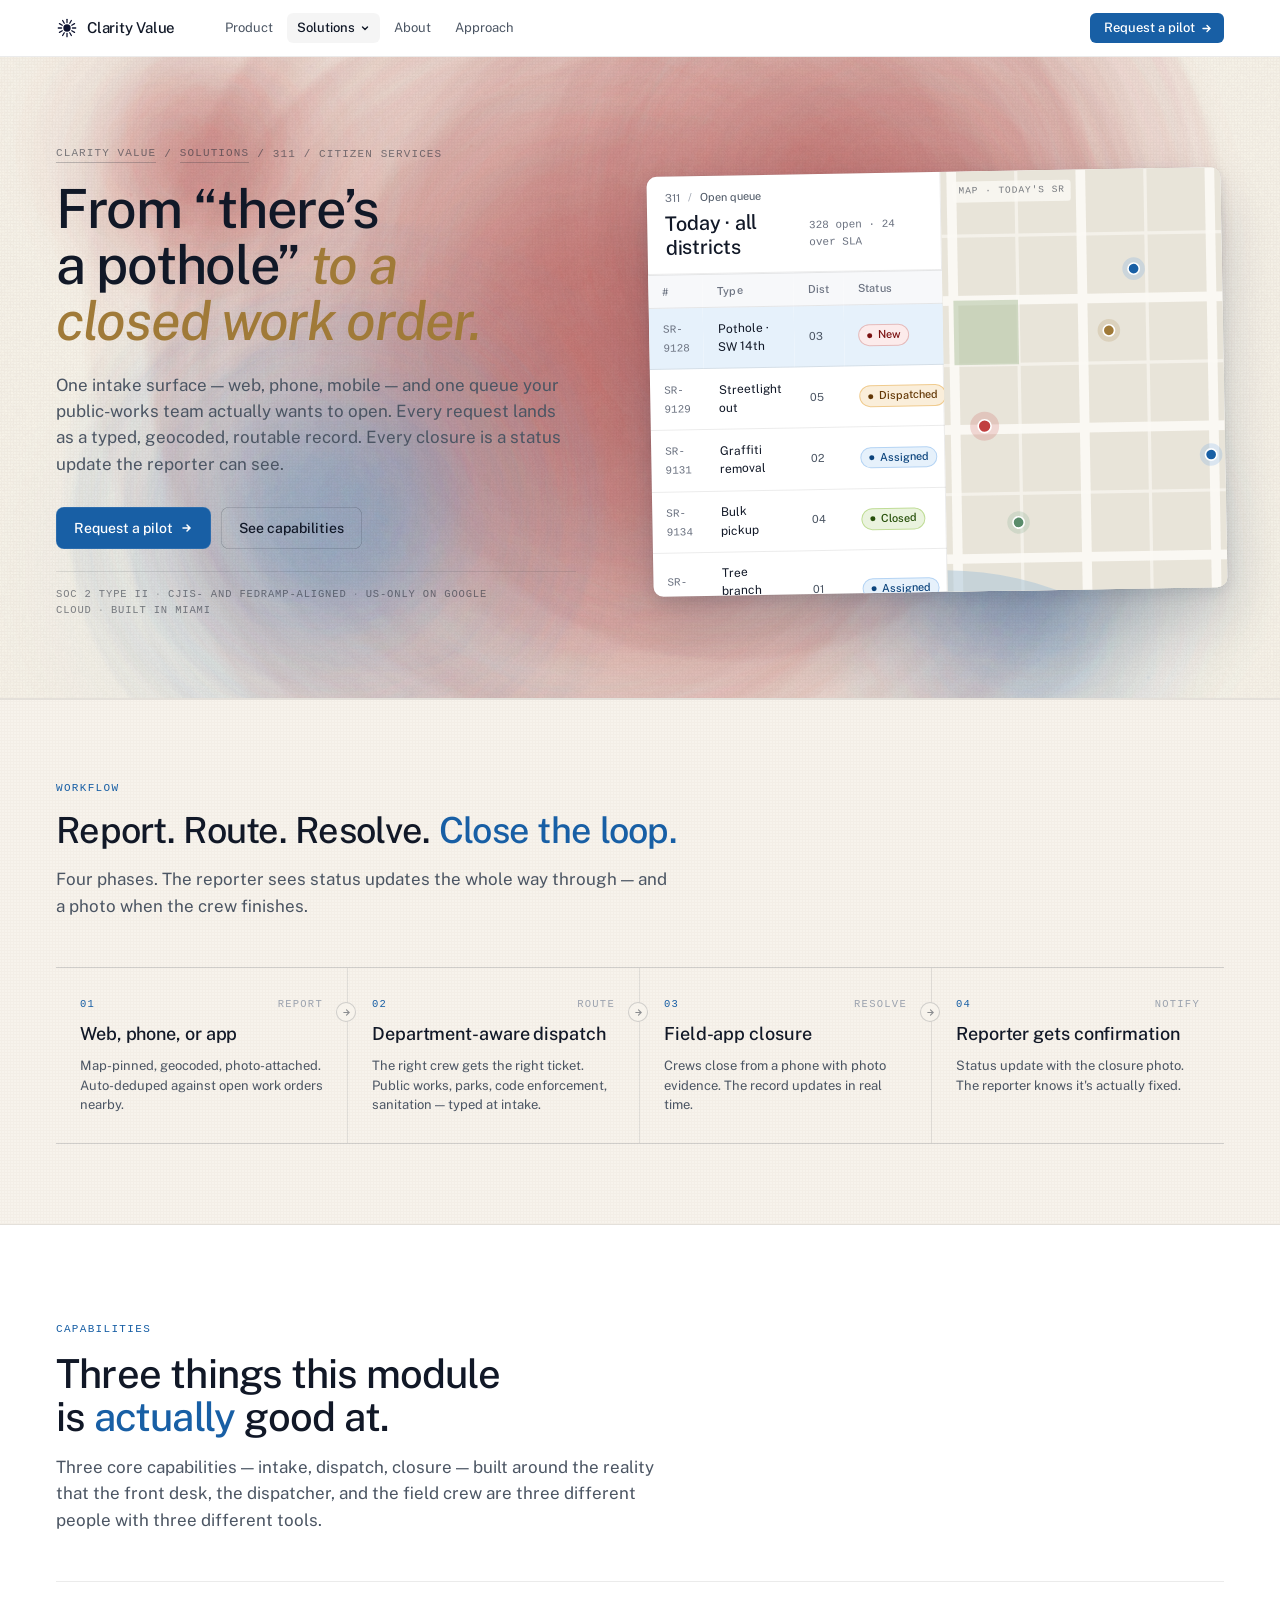
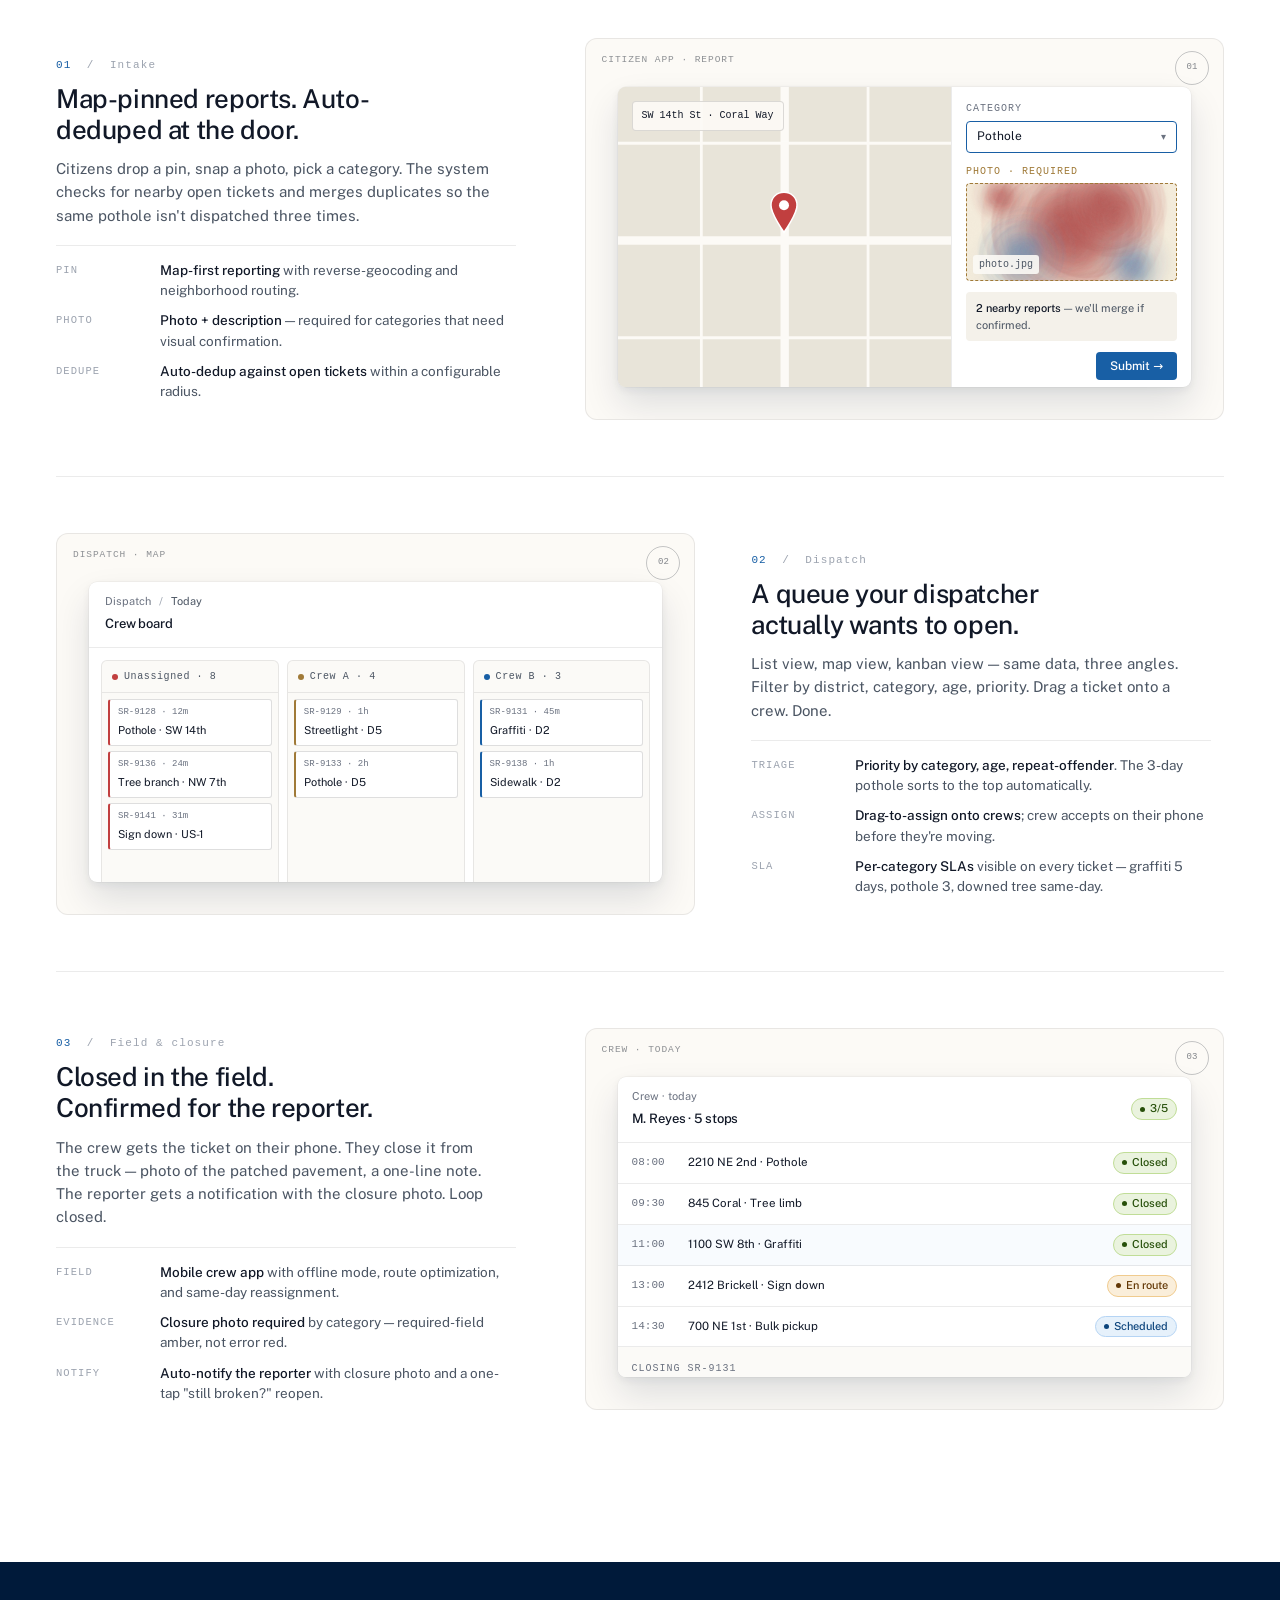
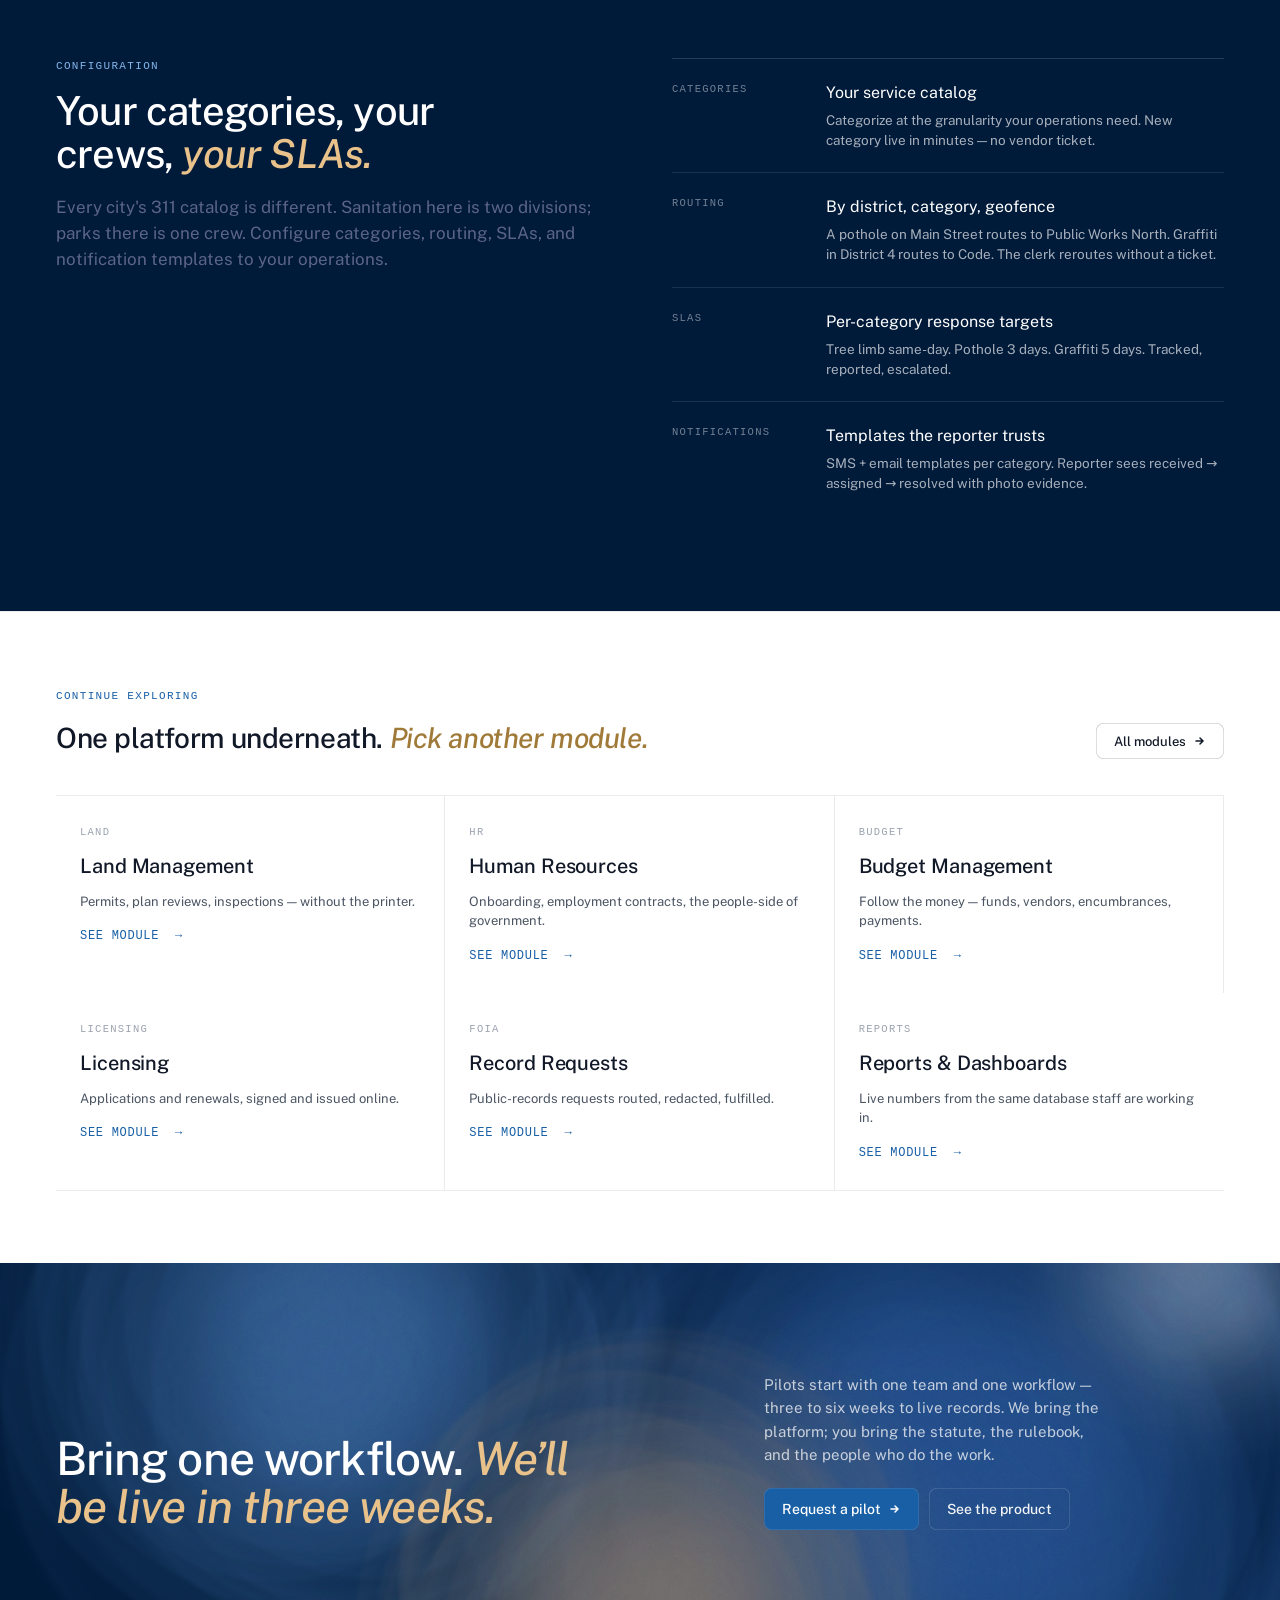
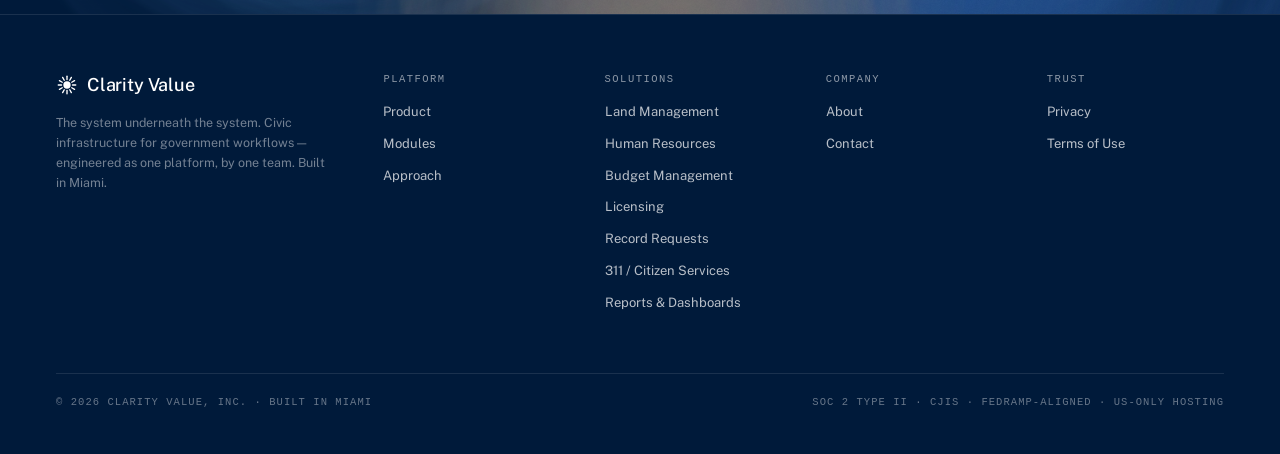
<file: 311.html>
<!doctype html>
<html lang="en" data-cm-module="311">
<head>
<meta charset="utf-8" />
<meta name="viewport" content="width=device-width,initial-scale=1" />
<link rel="icon" href="/favicon.ico" sizes="any" />
<link rel="icon" type="image/png" sizes="32x32" href="/icon-32.png" />
<link rel="apple-touch-icon" href="/apple-touch-icon.png" />
<link rel="manifest" href="/site.webmanifest" />
<meta name="theme-color" content="#0F1430" />
<link rel="canonical" href="https://clarityvalue.co/311" />
<title>311 / Citizen Services — Clarity Value</title>
<meta name="description" content="From 'there's a pothole' to a closed work order. One intake surface — web, phone, mobile — and one queue your public-works team actually wants to open." />
<meta property="og:type" content="website" />
<meta property="og:site_name" content="Clarity Value" />
<meta property="og:url" content="https://clarityvalue.co/311" />
<meta property="og:title" content="311 / Citizen Services — Clarity Value" />
<meta property="og:description" content="From a pothole report to a closed work order. One intake surface, one queue." />
<meta property="og:image" content="https://clarityvalue.co/art/og-image.png?v=2" />
<meta property="og:image:width" content="1200" />
<meta property="og:image:height" content="630" />
<meta name="twitter:card" content="summary_large_image" />
<meta name="twitter:title" content="311 / Citizen Services — Clarity Value" />
<meta name="twitter:description" content="From a pothole report to a closed work order." />
<meta name="twitter:image" content="https://clarityvalue.co/art/og-image.png?v=2" />

<link rel="stylesheet" href="tokens/colors.css?v=2" />
<link rel="stylesheet" href="tokens/typography.css?v=2" />
<link rel="stylesheet" href="tokens/density.css?v=2" />
<link rel="stylesheet" href="tokens/components-controls.css?v=2" />
<link rel="stylesheet" href="tokens/components-display.css?v=2" />
<link rel="stylesheet" href="tokens/components-shell.css?v=2" />
<link rel="stylesheet" href="module-shell.css?v=3" />
<!-- Google Analytics -->
<script async src="https://www.googletagmanager.com/gtag/js?id=G-91MDWR08NJ"></script>
<script>
  window.dataLayer = window.dataLayer || [];
  function gtag(){dataLayer.push(arguments);}
  gtag('js', new Date());
  gtag('config', 'G-91MDWR08NJ');
</script>
</head>
<body>

<div data-cm-slot="nav"></div>

<main>

  <section class="cm-mhero cm-mhero--311">
    <div class="cm-mhero-row">
      <div>
        <div class="cm-mhero-crumb">
          <a href="/">Clarity Value</a><span>/</span>
          <a href="/#modules">Solutions</a><span>/</span>
          <span>311 / Citizen Services</span>
        </div>
        <h1>From &ldquo;there&rsquo;s a pothole&rdquo; <em class="cm-script">to a closed work order.</em></h1>
        <p class="cm-mhero-lede">One intake surface &mdash; web, phone, mobile &mdash; and one queue your public-works team actually wants to open. Every request lands as a typed, geocoded, routable record. Every closure is a status update the reporter can see.</p>
        <div class="cm-mhero-ctas">
          <a class="cm-btn cm-btn--primary" href="/contacts">Request a pilot
            <svg viewBox="0 0 12 12" fill="none"><path d="M2 6h7M6 3l3 3-3 3" stroke="currentColor" stroke-width="1.5" stroke-linecap="round"/></svg>
          </a>
          <a class="cm-btn cm-btn--ghost" href="#capabilities">See capabilities</a>
        </div>
        <div class="cm-mhero-trust">SOC 2 Type II<span class="sep">&middot;</span>CJIS- and FedRAMP-aligned<span class="sep">&middot;</span>US-only on Google Cloud<span class="sep">&middot;</span>Built in Miami</div>
      </div>
      <div class="cm-mhero-art">
        <div class="cm-mhero-surface" id="hero-surface" style="left:0;right:0;top:20px;bottom:20px;transform:rotate(-1deg)"></div>
      </div>
    </div>
  </section>

  <section class="cm-sec cm-sec--paper" style="padding:80px 0">
    <div class="cm-wrap">
      <div class="cm-sec-head">
        <span class="cm-eyebrow cm-eyebrow--blue cm-sec-eyebrow">Workflow</span>
        <h2 class="cm-sec-h2" style="font-size:36px">Report. Route. Resolve. <em>Close the loop.</em></h2>
        <p class="cm-sec-sub">Four phases. The reporter sees status updates the whole way through — and a photo when the crew finishes.</p>
      </div>
      <div class="cm-flow">
        <div class="cm-flow-step">
          <div class="cm-flow-k"><strong>01</strong><span>Report</span></div>
          <h4 class="cm-flow-h">Web, phone, or app</h4>
          <p class="cm-flow-b">Map-pinned, geocoded, photo-attached. Auto-deduped against open work orders nearby.</p>
          <div class="cm-flow-arrow"><svg viewBox="0 0 10 10" width="9" height="9" fill="none"><path d="M2 5h6M5 2l3 3-3 3" stroke="currentColor" stroke-width="1.2" stroke-linecap="round"/></svg></div>
        </div>
        <div class="cm-flow-step">
          <div class="cm-flow-k"><strong>02</strong><span>Route</span></div>
          <h4 class="cm-flow-h">Department-aware dispatch</h4>
          <p class="cm-flow-b">The right crew gets the right ticket. Public works, parks, code enforcement, sanitation — typed at intake.</p>
          <div class="cm-flow-arrow"><svg viewBox="0 0 10 10" width="9" height="9" fill="none"><path d="M2 5h6M5 2l3 3-3 3" stroke="currentColor" stroke-width="1.2" stroke-linecap="round"/></svg></div>
        </div>
        <div class="cm-flow-step">
          <div class="cm-flow-k"><strong>03</strong><span>Resolve</span></div>
          <h4 class="cm-flow-h">Field-app closure</h4>
          <p class="cm-flow-b">Crews close from a phone with photo evidence. The record updates in real time.</p>
          <div class="cm-flow-arrow"><svg viewBox="0 0 10 10" width="9" height="9" fill="none"><path d="M2 5h6M5 2l3 3-3 3" stroke="currentColor" stroke-width="1.2" stroke-linecap="round"/></svg></div>
        </div>
        <div class="cm-flow-step">
          <div class="cm-flow-k"><strong>04</strong><span>Notify</span></div>
          <h4 class="cm-flow-h">Reporter gets confirmation</h4>
          <p class="cm-flow-b">Status update with the closure photo. The reporter knows it's actually fixed.</p>
        </div>
      </div>
    </div>
  </section>

  <section class="cm-sec" id="capabilities">
    <div class="cm-wrap">
      <div class="cm-sec-head">
        <span class="cm-eyebrow cm-eyebrow--blue cm-sec-eyebrow">Capabilities</span>
        <h2 class="cm-sec-h2">Three things this module is <em>actually</em> good at.</h2>
        <p class="cm-sec-sub">Three core capabilities — intake, dispatch, closure — built around the reality that the front desk, the dispatcher, and the field crew are three different people with three different tools.</p>
      </div>

      <div class="cm-cap-row" style="margin-top:48px">
        <div class="cm-cap-copy">
          <div class="cm-cap-num"><strong>01</strong> &nbsp;/&nbsp; Intake</div>
          <h3 class="cm-cap-h3">Map-pinned reports. Auto-deduped at the door.</h3>
          <p class="cm-cap-lede">Citizens drop a pin, snap a photo, pick a category. The system checks for nearby open tickets and merges duplicates so the same pothole isn't dispatched three times.</p>
          <ul class="cm-cap-bullets">
            <li><span class="cm-feat-k">Pin</span><span><b>Map-first reporting</b> with reverse-geocoding and neighborhood routing.</span></li>
            <li><span class="cm-feat-k">Photo</span><span><b>Photo + description</b> — required for categories that need visual confirmation.</span></li>
            <li><span class="cm-feat-k">Dedupe</span><span><b>Auto-dedup against open tickets</b> within a configurable radius.</span></li>
          </ul>
        </div>
        <div class="cm-cap-art">
          <span class="cm-cap-art-spec">CITIZEN APP · REPORT</span>
          <span class="cm-cap-art-mark">01</span>
          <div class="cm-cap-art-surface" id="cap1-surface"></div>
        </div>
      </div>

      <div class="cm-cap-row cm-cap-row--reverse">
        <div class="cm-cap-art">
          <span class="cm-cap-art-spec">DISPATCH · MAP</span>
          <span class="cm-cap-art-mark">02</span>
          <div class="cm-cap-art-surface" id="cap2-surface"></div>
        </div>
        <div class="cm-cap-copy">
          <div class="cm-cap-num"><strong>02</strong> &nbsp;/&nbsp; Dispatch</div>
          <h3 class="cm-cap-h3">A queue your dispatcher actually wants to open.</h3>
          <p class="cm-cap-lede">List view, map view, kanban view — same data, three angles. Filter by district, category, age, priority. Drag a ticket onto a crew. Done.</p>
          <ul class="cm-cap-bullets">
            <li><span class="cm-feat-k">Triage</span><span><b>Priority by category, age, repeat-offender</b>. The 3-day pothole sorts to the top automatically.</span></li>
            <li><span class="cm-feat-k">Assign</span><span><b>Drag-to-assign onto crews</b>; crew accepts on their phone before they're moving.</span></li>
            <li><span class="cm-feat-k">SLA</span><span><b>Per-category SLAs</b> visible on every ticket — graffiti 5 days, pothole 3, downed tree same-day.</span></li>
          </ul>
        </div>
      </div>

      <div class="cm-cap-row">
        <div class="cm-cap-copy">
          <div class="cm-cap-num"><strong>03</strong> &nbsp;/&nbsp; Field &amp; closure</div>
          <h3 class="cm-cap-h3">Closed in the field. Confirmed for the reporter.</h3>
          <p class="cm-cap-lede">The crew gets the ticket on their phone. They close it from the truck — photo of the patched pavement, a one-line note. The reporter gets a notification with the closure photo. Loop closed.</p>
          <ul class="cm-cap-bullets">
            <li><span class="cm-feat-k">Field</span><span><b>Mobile crew app</b> with offline mode, route optimization, and same-day reassignment.</span></li>
            <li><span class="cm-feat-k">Evidence</span><span><b>Closure photo required</b> by category — required-field amber, not error red.</span></li>
            <li><span class="cm-feat-k">Notify</span><span><b>Auto-notify the reporter</b> with closure photo and a one-tap "still broken?" reopen.</span></li>
          </ul>
        </div>
        <div class="cm-cap-art">
          <span class="cm-cap-art-spec">CREW · TODAY</span>
          <span class="cm-cap-art-mark">03</span>
          <div class="cm-cap-art-surface" id="cap3-surface"></div>
        </div>
      </div>
    </div>
  </section>

  <section class="cm-sec cm-sec--dark">
    <div class="cm-wrap">
      <div style="display:grid;grid-template-columns:1fr 1fr;gap:64px;align-items:start">
        <div>
          <span class="cm-eyebrow cm-eyebrow--blue cm-sec-eyebrow" style="color:#85B7EB">Configuration</span>
          <h2 class="cm-sec-h2">Your categories, your crews, <em class="cm-script">your SLAs.</em></h2>
          <p class="cm-sec-sub" style="margin-top:18px">Every city's 311 catalog is different. Sanitation here is two divisions; parks there is one crew. Configure categories, routing, SLAs, and notification templates to your operations.</p>
        </div>
        <div style="display:flex;flex-direction:column;border-top:0.5px solid rgba(255,255,255,0.14)">
          <div style="padding:22px 0;border-bottom:0.5px solid rgba(255,255,255,0.10);display:grid;grid-template-columns:130px 1fr;gap:24px"><span style="font-family:var(--cv-font-mono);font-size:10.5px;letter-spacing:0.12em;text-transform:uppercase;color:rgba(255,255,255,0.45)">Categories</span><div><div style="color:#fff;font-family:var(--cv-font-display);font-size:16px;margin-bottom:4px">Your service catalog</div><div style="font-size:13.5px;line-height:1.5;color:rgba(255,255,255,0.65)">Categorize at the granularity your operations need. New category live in minutes — no vendor ticket.</div></div></div>
          <div style="padding:22px 0;border-bottom:0.5px solid rgba(255,255,255,0.10);display:grid;grid-template-columns:130px 1fr;gap:24px"><span style="font-family:var(--cv-font-mono);font-size:10.5px;letter-spacing:0.12em;text-transform:uppercase;color:rgba(255,255,255,0.45)">Routing</span><div><div style="color:#fff;font-family:var(--cv-font-display);font-size:16px;margin-bottom:4px">By district, category, geofence</div><div style="font-size:13.5px;line-height:1.5;color:rgba(255,255,255,0.65)">A pothole on Main Street routes to Public Works North. Graffiti in District 4 routes to Code. The clerk reroutes without a ticket.</div></div></div>
          <div style="padding:22px 0;border-bottom:0.5px solid rgba(255,255,255,0.10);display:grid;grid-template-columns:130px 1fr;gap:24px"><span style="font-family:var(--cv-font-mono);font-size:10.5px;letter-spacing:0.12em;text-transform:uppercase;color:rgba(255,255,255,0.45)">SLAs</span><div><div style="color:#fff;font-family:var(--cv-font-display);font-size:16px;margin-bottom:4px">Per-category response targets</div><div style="font-size:13.5px;line-height:1.5;color:rgba(255,255,255,0.65)">Tree limb same-day. Pothole 3 days. Graffiti 5 days. Tracked, reported, escalated.</div></div></div>
          <div style="padding:22px 0;display:grid;grid-template-columns:130px 1fr;gap:24px"><span style="font-family:var(--cv-font-mono);font-size:10.5px;letter-spacing:0.12em;text-transform:uppercase;color:rgba(255,255,255,0.45)">Notifications</span><div><div style="color:#fff;font-family:var(--cv-font-display);font-size:16px;margin-bottom:4px">Templates the reporter trusts</div><div style="font-size:13.5px;line-height:1.5;color:rgba(255,255,255,0.65)">SMS + email templates per category. Reporter sees received → assigned → resolved with photo evidence.</div></div></div>
        </div>
      </div>
    </div>
  </section>

  <div data-cm-slot="xlinks"></div>
  <div data-cm-slot="cta"></div>
</main>
<div data-cm-slot="footer"></div>

<script src="module-shell.js?v=4"></script>

<script>
/* Hero — split list + map */
(function(){
  const el = document.getElementById('hero-surface');
  if (!el) return;
  const rows = [
    {id:'9128',type:'Pothole · SW 14th',d:'03',state:'red',label:'New'},
    {id:'9129',type:'Streetlight out',d:'05',state:'amber',label:'Dispatched'},
    {id:'9131',type:'Graffiti removal',d:'02',state:'blue',label:'Assigned'},
    {id:'9134',type:'Bulk pickup',d:'04',state:'green',label:'Closed'},
    {id:'9136',type:'Tree branch down',d:'01',state:'blue',label:'Assigned'},
    {id:'9138',type:'Sidewalk repair',d:'02',state:'amber',label:'Dispatched'},
  ];
  el.innerHTML = `
    <div style="display:grid;grid-template-columns:1.05fr 1fr;height:100%">
      <div style="display:flex;flex-direction:column;min-width:0;border-right:0.5px solid var(--cv-line-hairline)">
        <div style="padding:14px 18px;border-bottom:0.5px solid var(--cv-line-hairline)">
          <div class="cv-breadcrumb" style="margin-bottom:5px">311 <span style="color:var(--cv-text-muted);margin:0 5px">/</span> <span style="color:var(--cv-text-secondary)">Open queue</span></div>
          <div style="display:flex;align-items:baseline;gap:10px"><span class="cv-page-title">Today · all districts</span><span style="font-size:11px;color:var(--cv-text-tertiary);font-family:var(--cv-font-mono)">328 open · 24 over SLA</span></div>
        </div>
        <table class="cv-tbl" style="width:100%">
          <thead><tr><th>#</th><th>Type</th><th>Dist</th><th>Status</th></tr></thead>
          <tbody>${rows.map((r,i)=>`<tr${i===0?' class="is-selected"':''}><td><span class="cv-tbl-id">SR-${r.id}</span></td><td>${r.type}</td><td><span style="font-size:11px;color:var(--cv-text-secondary)">${r.d}</span></td><td><span class="cv-pill cv-pill--${r.state}">${r.label}</span></td></tr>`).join('')}</tbody>
        </table>
      </div>
      <div style="background:#E8E4D9;position:relative;overflow:hidden">
        <svg viewBox="0 0 280 320" style="width:100%;height:100%;position:absolute;inset:0" preserveAspectRatio="xMidYMid slice">
          <rect width="280" height="320" fill="#E8E4D9"/>
          <!-- streets -->
          <g stroke="#FCFAF6" stroke-width="6" opacity="0.9">
            <line x1="0" y1="80" x2="280" y2="80"/><line x1="0" y1="160" x2="280" y2="160"/><line x1="0" y1="240" x2="280" y2="240"/>
            <line x1="60" y1="0" x2="60" y2="320"/><line x1="140" y1="0" x2="140" y2="320"/><line x1="220" y1="0" x2="220" y2="320"/>
          </g>
          <g stroke="#FCFAF6" stroke-width="2" opacity="0.6">
            <line x1="0" y1="40" x2="280" y2="40"/><line x1="0" y1="120" x2="280" y2="120"/><line x1="0" y1="200" x2="280" y2="200"/><line x1="0" y1="280" x2="280" y2="280"/>
            <line x1="100" y1="0" x2="100" y2="320"/><line x1="180" y1="0" x2="180" y2="320"/>
          </g>
          <!-- water -->
          <path d="M0 250 Q 70 240 120 260 T 280 250 L 280 320 L 0 320 Z" fill="#A8C4D8" opacity="0.5"/>
          <!-- park -->
          <rect x="60" y="80" width="40" height="40" fill="#B7C9A8" opacity="0.6"/>
          <!-- pins -->
          <g><circle cx="78" cy="158" r="9" fill="rgba(193,63,63,0.18)"/><circle cx="78" cy="158" r="4" fill="#C13F3F" stroke="#fff" stroke-width="1"/></g>
          <g><circle cx="156" cy="100" r="7" fill="rgba(160,122,56,0.18)"/><circle cx="156" cy="100" r="3.5" fill="#A07A38" stroke="#fff" stroke-width="1"/></g>
          <g><circle cx="218" cy="178" r="7" fill="rgba(74,144,226,0.18)"/><circle cx="218" cy="178" r="3.5" fill="#185FA5" stroke="#fff" stroke-width="1"/></g>
          <g><circle cx="98" cy="218" r="7" fill="rgba(123,168,136,0.22)"/><circle cx="98" cy="218" r="3.5" fill="#5A8C6B" stroke="#fff" stroke-width="1"/></g>
          <g><circle cx="172" cy="62" r="7" fill="rgba(74,144,226,0.18)"/><circle cx="172" cy="62" r="3.5" fill="#185FA5" stroke="#fff" stroke-width="1"/></g>
          <g><circle cx="248" cy="138" r="7" fill="rgba(160,122,56,0.18)"/><circle cx="248" cy="138" r="3.5" fill="#A07A38" stroke="#fff" stroke-width="1"/></g>
        </svg>
        <div style="position:absolute;top:10px;left:12px;font-family:var(--cv-font-mono);font-size:9.5px;letter-spacing:0.10em;color:rgba(31,39,51,0.6);text-transform:uppercase;background:rgba(252,250,246,0.8);padding:3px 6px;border-radius:3px">Map · today's SR</div>
        <div style="position:absolute;bottom:10px;right:12px;background:rgba(252,250,246,0.92);border:0.5px solid var(--cv-line-strong);border-radius:4px;padding:8px 10px;font-size:10.5px;line-height:1.6;color:var(--cv-text-secondary);font-family:var(--cv-font-mono)">
          <div style="display:flex;align-items:center;gap:6px"><span style="width:7px;height:7px;border-radius:50%;background:#C13F3F"></span>New</div>
          <div style="display:flex;align-items:center;gap:6px"><span style="width:7px;height:7px;border-radius:50%;background:#A07A38"></span>Dispatched</div>
          <div style="display:flex;align-items:center;gap:6px"><span style="width:7px;height:7px;border-radius:50%;background:#185FA5"></span>Assigned</div>
          <div style="display:flex;align-items:center;gap:6px"><span style="width:7px;height:7px;border-radius:50%;background:#5A8C6B"></span>Closed</div>
        </div>
      </div>
    </div>
  `;
})();

/* Cap 1 — citizen app intake */
(function(){
  const el = document.getElementById('cap1-surface');
  if (!el) return;
  el.innerHTML = `
    <div style="display:grid;grid-template-columns:1fr 240px;height:100%">
      <div style="background:#E8E4D9;position:relative;overflow:hidden">
        <svg viewBox="0 0 240 280" style="width:100%;height:100%;position:absolute;inset:0" preserveAspectRatio="xMidYMid slice">
          <rect width="240" height="280" fill="#E8E4D9"/>
          <g stroke="#FCFAF6" stroke-width="6"><line x1="0" y1="140" x2="240" y2="140"/><line x1="120" y1="0" x2="120" y2="280"/></g>
          <g stroke="#FCFAF6" stroke-width="2"><line x1="0" y1="70" x2="240" y2="70"/><line x1="0" y1="210" x2="240" y2="210"/><line x1="60" y1="0" x2="60" y2="280"/><line x1="180" y1="0" x2="180" y2="280"/></g>
        </svg>
        <div style="position:absolute;top:50%;left:50%;transform:translate(-50%,-100%);">
          <svg width="36" height="44" viewBox="0 0 36 44" fill="none"><path d="M18 2c-7 0-13 5-13 13 0 9 13 27 13 27s13-18 13-27c0-8-6-13-13-13z" fill="#C13F3F" stroke="#fff" stroke-width="1.5"/><circle cx="18" cy="15" r="5" fill="#fff"/></svg>
        </div>
        <div style="position:absolute;top:14px;left:14px;background:rgba(252,250,246,0.92);border:0.5px solid var(--cv-line-strong);border-radius:4px;padding:6px 9px;font-family:var(--cv-font-mono);font-size:10px;color:var(--cv-text-primary)">SW 14th St · Coral Way</div>
      </div>
      <div style="border-left:0.5px solid var(--cv-line-hairline);padding:14px;display:flex;flex-direction:column;gap:11px">
        <div><div style="font-family:var(--cv-font-mono);font-size:10px;letter-spacing:0.10em;color:var(--cv-text-tertiary);text-transform:uppercase;margin-bottom:4px">Category</div><div style="height:30px;border:0.5px solid var(--cv-brand-blue);border-radius:4px;padding:0 10px;display:flex;align-items:center;justify-content:space-between;font-size:12px;color:var(--cv-text-primary)">Pothole<span style="color:var(--cv-text-tertiary);font-size:10px">▾</span></div></div>
        <div><div style="font-family:var(--cv-font-mono);font-size:10px;letter-spacing:0.10em;color:#A07A38;text-transform:uppercase;margin-bottom:4px">Photo · required</div><div style="height:84px;border:0.5px dashed #A07A38;border-radius:4px;background:#FFFCF4 url('art/wash-mod-311.png') center/cover;background-blend-mode:multiply;display:flex;align-items:end;padding:6px"><span style="background:rgba(252,250,246,0.9);font-size:10px;padding:2px 6px;border-radius:3px;color:var(--cv-text-secondary);font-family:var(--cv-font-mono)">photo.jpg</span></div></div>
        <div style="background:#F4F1EA;padding:8px 10px;border-radius:4px;font-size:11px;color:var(--cv-text-secondary);line-height:1.5"><b style="color:var(--cv-text-primary);font-weight:500">2 nearby reports</b> — we'll merge if confirmed.</div>
        <div style="display:flex;justify-content:flex-end"><span style="height:28px;padding:0 14px;background:var(--cv-brand-blue);color:#fff;border-radius:4px;font-size:12px;font-weight:500;display:inline-flex;align-items:center">Submit →</span></div>
      </div>
    </div>
  `;
})();

/* Cap 2 — dispatch kanban */
(function(){
  const el = document.getElementById('cap2-surface');
  if (!el) return;
  const cols = [
    {h:'Unassigned · 8',color:'#C13F3F',rows:[{id:'9128',t:'Pothole · SW 14th',m:'12m',sla:'red'},{id:'9136',t:'Tree branch · NW 7th',m:'24m',sla:'amber'},{id:'9141',t:'Sign down · US-1',m:'31m',sla:'amber'}]},
    {h:'Crew A · 4',color:'#A07A38',rows:[{id:'9129',t:'Streetlight · D5',m:'1h',sla:'green'},{id:'9133',t:'Pothole · D5',m:'2h',sla:'green'}]},
    {h:'Crew B · 3',color:'#185FA5',rows:[{id:'9131',t:'Graffiti · D2',m:'45m',sla:'green'},{id:'9138',t:'Sidewalk · D2',m:'1h',sla:'green'}]},
  ];
  el.innerHTML = `
    <div style="padding:12px 16px;border-bottom:0.5px solid var(--cv-line-hairline)"><div class="cv-breadcrumb" style="margin-bottom:3px">Dispatch <span style="color:var(--cv-text-muted);margin:0 5px">/</span> <span style="color:var(--cv-text-secondary)">Today</span></div><span class="cv-page-title" style="font-size:13px">Crew board</span></div>
    <div style="display:grid;grid-template-columns:repeat(3,1fr);gap:8px;padding:12px;height:calc(100% - 50px);overflow:hidden">
      ${cols.map(col=>`
        <div style="background:#FBFAF7;border:0.5px solid var(--cv-line-hairline);border-radius:6px;display:flex;flex-direction:column;min-width:0">
          <div style="padding:8px 10px;border-bottom:0.5px solid var(--cv-line-hairline);display:flex;align-items:center;gap:6px;font-family:var(--cv-font-mono);font-size:10px;letter-spacing:0.06em;color:var(--cv-text-secondary)"><span style="width:6px;height:6px;border-radius:50%;background:${col.color}"></span><span>${col.h}</span></div>
          <div style="padding:6px;display:flex;flex-direction:column;gap:5px;overflow:hidden">
            ${col.rows.map(r=>`<div style="background:#fff;border:0.5px solid var(--cv-line-strong);border-left:2px solid ${col.color};border-radius:3px;padding:6px 8px"><div style="font-family:var(--cv-font-mono);font-size:9px;color:var(--cv-text-tertiary);margin-bottom:2px">SR-${r.id} · ${r.m}</div><div style="font-size:11px;color:var(--cv-text-primary)">${r.t}</div></div>`).join('')}
          </div>
        </div>`).join('')}
    </div>
  `;
})();

/* Cap 3 — crew app today */
(function(){
  const el = document.getElementById('cap3-surface');
  if (!el) return;
  el.innerHTML = `
    <div style="padding:12px 14px;border-bottom:0.5px solid var(--cv-line-hairline);display:flex;align-items:center;justify-content:space-between">
      <div><div class="cv-breadcrumb" style="margin-bottom:3px">Crew · today</div><span class="cv-page-title" style="font-size:13px">M. Reyes · 5 stops</span></div>
      <span class="cv-pill cv-pill--green">3/5</span>
    </div>
    <div>
      ${[
        {t:'08:00',addr:'2210 NE 2nd · Pothole',state:'green',label:'Closed'},
        {t:'09:30',addr:'845 Coral · Tree limb',state:'green',label:'Closed'},
        {t:'11:00',addr:'1100 SW 8th · Graffiti',state:'green',label:'Closed'},
        {t:'13:00',addr:'2412 Brickell · Sign down',state:'amber',label:'En route'},
        {t:'14:30',addr:'700 NE 1st · Bulk pickup',state:'blue',label:'Scheduled'},
      ].map((s,i)=>`<div style="padding:9px 14px;border-bottom:0.5px solid var(--cv-line-hairline);display:grid;grid-template-columns:46px 1fr auto;gap:10px;align-items:center;${i===2?'background:rgba(74,144,226,0.04)':''}">
        <span style="font-family:var(--cv-font-mono);font-size:11px;color:var(--cv-text-tertiary)">${s.t}</span>
        <span style="font-size:11.5px;color:var(--cv-text-primary)">${s.addr}</span>
        <span class="cv-pill cv-pill--${s.state}">${s.label}</span>
      </div>`).join('')}
      <div style="padding:14px;background:#FBFAF7"><div style="font-family:var(--cv-font-mono);font-size:10px;letter-spacing:0.10em;color:var(--cv-text-tertiary);margin-bottom:6px">CLOSING SR-9131</div><div style="display:grid;grid-template-columns:60px 1fr;gap:10px"><div style="aspect-ratio:1;background:#E8E4D9 url('art/wash-mod-311.png') center/cover;background-blend-mode:multiply;border-radius:3px;border:0.5px solid var(--cv-line-strong)"></div><div style="font-size:11px;color:var(--cv-text-secondary);line-height:1.5">Photo attached. <span style="color:#A07A38">Note required.</span><div style="margin-top:6px"><span style="height:24px;padding:0 10px;background:var(--cv-brand-blue);color:#fff;border-radius:3px;font-size:11px;font-weight:500;display:inline-flex;align-items:center">Close ticket</span></div></div></div></div>
    </div>
  `;
})();
</script>
</body>
</html>
</file>
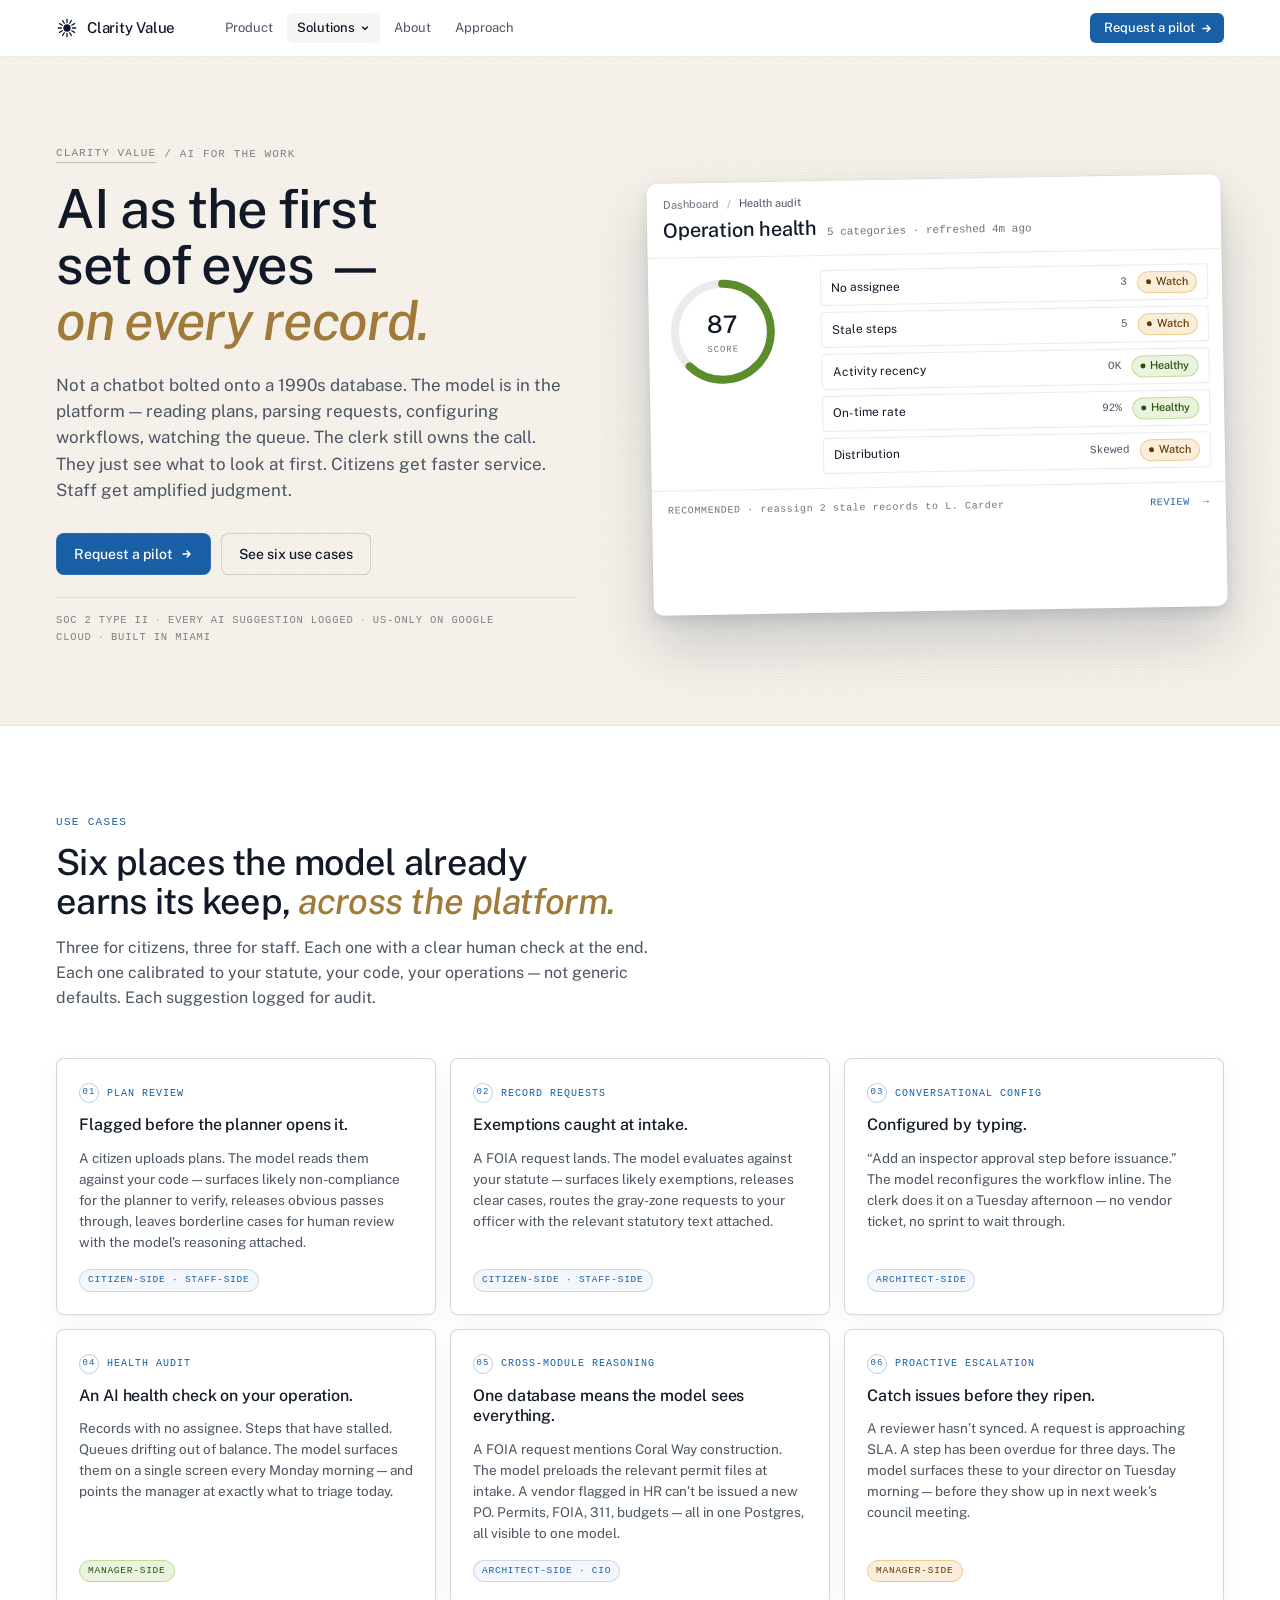
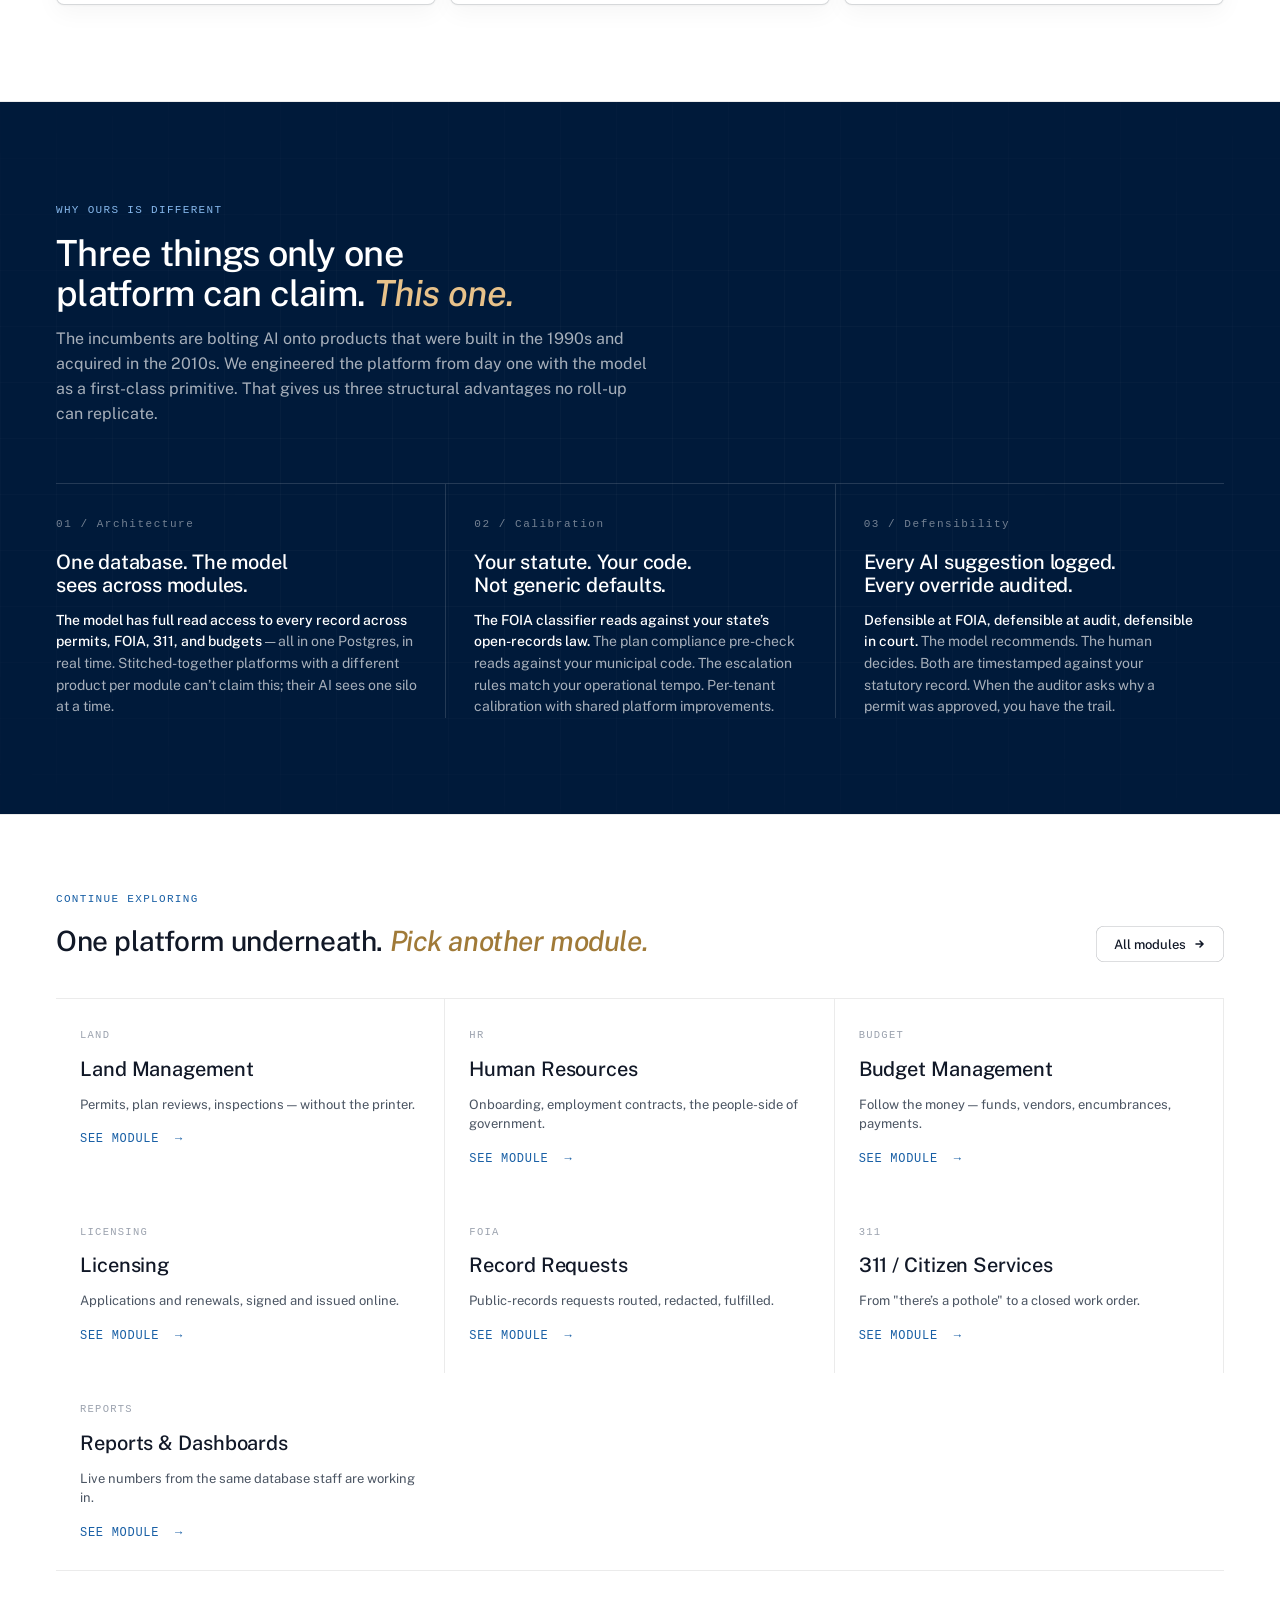
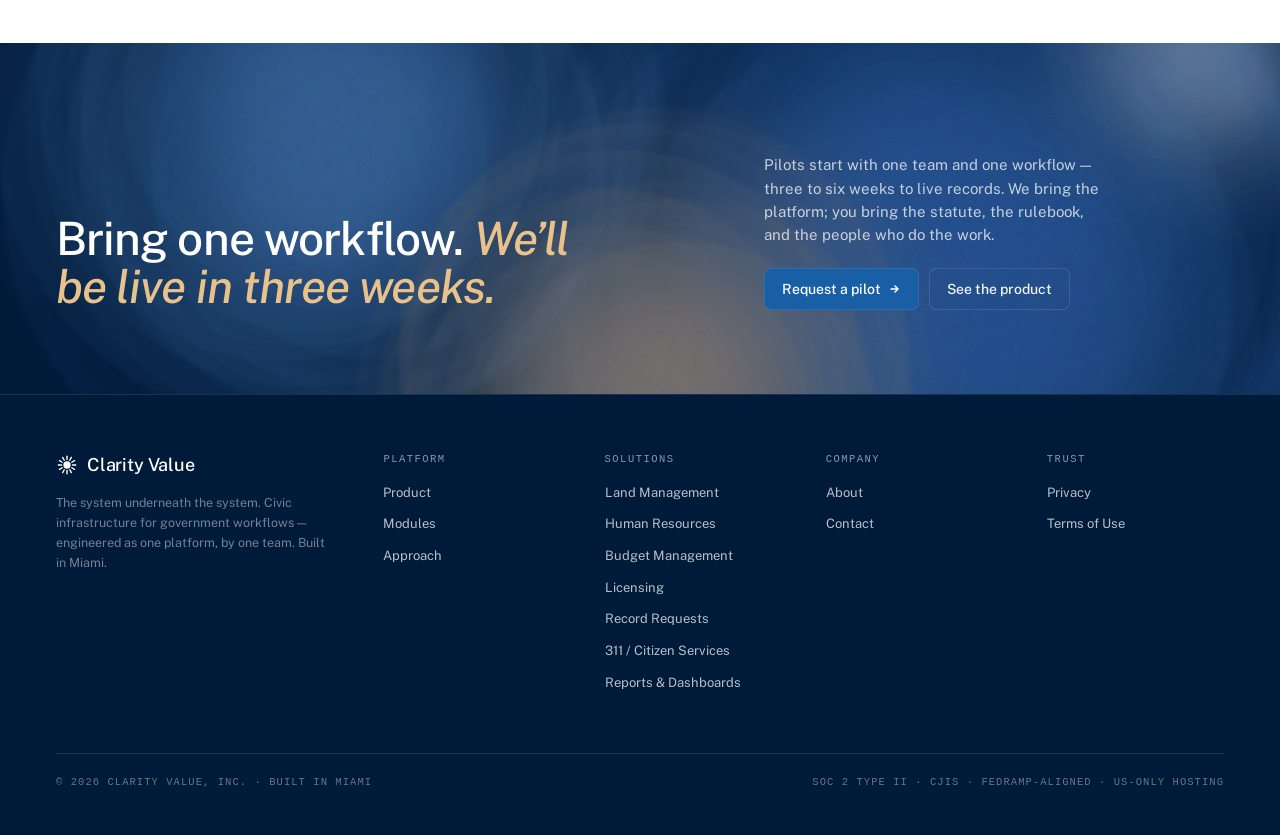
<file: ai.html>
<!doctype html>
<html lang="en" data-cm-module="ai">
<head>
<meta charset="utf-8" />
<meta name="viewport" content="width=device-width,initial-scale=1" />
<link rel="icon" href="/favicon.ico" sizes="any" />
<link rel="icon" type="image/png" sizes="32x32" href="/icon-32.png" />
<link rel="apple-touch-icon" href="/apple-touch-icon.png" />
<link rel="manifest" href="/site.webmanifest" />
<meta name="theme-color" content="#0F1430" />
<link rel="canonical" href="https://clarityvalue.co/ai" />
<title>AI for the work — Clarity Value</title>
<meta name="description" content="The first govtech platform engineered with LLMs as a first-class architectural primitive. AI as the first set of eyes — on every record. The clerk still owns the call." />
<meta property="og:type" content="website" />
<meta property="og:site_name" content="Clarity Value" />
<meta property="og:url" content="https://clarityvalue.co/ai" />
<meta property="og:title" content="AI for the work — Clarity Value" />
<meta property="og:description" content="AI as the first set of eyes on every record. The clerk still owns the call. Six concrete use cases live across permits, FOIA, 311, budgets, and more." />
<meta property="og:image" content="https://clarityvalue.co/art/og-image.png?v=2" />
<meta property="og:image:width" content="1200" />
<meta property="og:image:height" content="630" />
<meta name="twitter:card" content="summary_large_image" />
<meta name="twitter:title" content="AI for the work — Clarity Value" />
<meta name="twitter:description" content="AI as the first set of eyes on every record. The clerk still owns the call." />
<meta name="twitter:image" content="https://clarityvalue.co/art/og-image.png?v=2" />

<link rel="stylesheet" href="tokens/colors.css?v=2" />
<link rel="stylesheet" href="tokens/typography.css?v=2" />
<link rel="stylesheet" href="tokens/density.css?v=2" />
<link rel="stylesheet" href="tokens/components-controls.css?v=2" />
<link rel="stylesheet" href="tokens/components-display.css?v=2" />
<link rel="stylesheet" href="tokens/components-shell.css?v=2" />
<link rel="stylesheet" href="module-shell.css?v=3" />

<style>
/* AI page-specific styles. Borrows the cm-mhero pattern from module-shell.css for the hero,
   adds bespoke chrome for the 6-use-case grid + architectural-moat band. */

/* Six use cases — 3x2 grid of bordered cards. Bigger than the homepage 3-card section. */
.cm-aip-uses{padding:88px 0 96px;background:#fff;border-bottom:0.5px solid var(--cv-line-hairline)}
.cm-aip-head{max-width:680px;margin-bottom:48px}
.cm-aip-head .cm-eyebrow{display:block;margin-bottom:12px}
.cm-aip-h2{margin:0 0 14px;font-size:36px;font-weight:500;line-height:1.1;letter-spacing:-0.02em;color:var(--cv-text-primary);text-wrap:balance}
.cm-aip-h2 em{font-style:normal;color:var(--cv-brand-blue);font-weight:500}
.cm-aip-h2 em.cm-script{font-family:var(--cv-font-display);font-style:italic;color:#A07A38}
.cm-aip-sub{margin:0;font-size:16px;line-height:1.55;color:var(--cv-text-secondary);max-width:620px}
.cm-aip-grid{display:grid;grid-template-columns:repeat(3,1fr);gap:14px}
.cm-aip-card{background:#fff;border:0.5px solid rgba(31,39,51,0.18);border-radius:8px;padding:24px 22px 22px;display:flex;flex-direction:column;gap:12px;box-shadow:0 1px 2px rgba(0,0,0,0.03),0 8px 24px rgba(0,0,0,0.04)}
.cm-aip-card-eyebrow{font-family:var(--cv-font-mono);font-size:10px;font-weight:500;letter-spacing:0.10em;text-transform:uppercase;color:var(--cv-brand-blue);display:flex;align-items:center;gap:8px}
.cm-aip-card-eyebrow .num{display:inline-flex;align-items:center;justify-content:center;width:18px;height:18px;border-radius:50%;border:0.5px solid rgba(24,95,165,0.30);font-size:9px;color:var(--cv-brand-blue)}
.cm-aip-card-h{margin:0;font-size:16px;font-weight:500;line-height:1.3;letter-spacing:-0.005em;color:var(--cv-text-primary)}
.cm-aip-card-b{margin:0;font-size:13.5px;line-height:1.55;color:var(--cv-text-secondary);flex:1}
.cm-aip-card-tag{display:inline-flex;align-items:center;gap:6px;padding:3px 8px;background:rgba(24,95,165,0.05);border:0.5px solid rgba(24,95,165,0.18);border-radius:999px;font-family:var(--cv-font-mono);font-size:9.5px;font-weight:500;letter-spacing:0.08em;text-transform:uppercase;color:var(--cv-brand-blue);align-self:flex-start;margin-top:4px}
.cm-aip-card-tag.cm-aip-card-tag--green{background:#EAF3DE;border-color:#C0DD97;color:#27500A}
.cm-aip-card-tag.cm-aip-card-tag--amber{background:#FAEEDA;border-color:#F0CB8E;color:#633806}
@media (max-width:980px){.cm-aip-grid{grid-template-columns:repeat(2,1fr)}}
@media (max-width:640px){.cm-aip-grid{grid-template-columns:1fr}}

/* Architectural moat — dark navy band. Three claims that nobody else can make. */
.cm-aip-moat{background:var(--cm-navy);color:var(--cm-on-dark);padding:96px 0;position:relative;overflow:hidden}
.cm-aip-moat::before{content:"";position:absolute;inset:0;background-image:linear-gradient(rgba(255,255,255,0.025) 1px,transparent 1px),linear-gradient(90deg,rgba(255,255,255,0.025) 1px,transparent 1px);background-size:56px 56px;mask-image:radial-gradient(ellipse 90% 70% at 50% 50%,#000 30%,transparent 100%);pointer-events:none}
.cm-aip-moat>.cm-wrap{position:relative;z-index:1}
.cm-aip-moat-head{max-width:680px;margin-bottom:56px}
.cm-aip-moat-h2{margin:0 0 14px;font-size:36px;font-weight:500;line-height:1.1;letter-spacing:-0.02em;color:#fff;text-wrap:balance}
.cm-aip-moat-h2 em{font-style:normal;color:#85B7EB;font-weight:500}
.cm-aip-moat-h2 em.cm-script{font-family:var(--cv-font-display);font-style:italic;color:#E8C28A}
.cm-aip-moat-sub{margin:0;font-size:16px;line-height:1.55;color:rgba(255,255,255,0.65);max-width:600px}
.cm-aip-claims{display:grid;grid-template-columns:repeat(3,1fr);border-top:0.5px solid rgba(255,255,255,0.14)}
.cm-aip-claim{padding:32px 28px 0 0}
.cm-aip-claim+.cm-aip-claim{border-left:0.5px solid rgba(255,255,255,0.14);padding-left:28px}
.cm-aip-claim-num{font-family:var(--cv-font-mono);font-size:11px;letter-spacing:0.14em;color:rgba(255,255,255,0.45);margin-bottom:18px;display:block}
.cm-aip-claim-h{margin:0 0 12px;font-family:var(--cv-font-display);font-size:20px;font-weight:500;line-height:1.18;letter-spacing:-0.01em;color:#fff;text-wrap:balance}
.cm-aip-claim-b{margin:0;font-size:14px;line-height:1.55;color:rgba(255,255,255,0.65)}
.cm-aip-claim-b b{color:#fff;font-weight:500}
@media (max-width:780px){
  .cm-aip-uses{padding:56px 0 64px}
  .cm-aip-h2{font-size:26px}
  .cm-aip-moat{padding:64px 0}
  .cm-aip-moat-h2{font-size:26px}
  .cm-aip-claims{grid-template-columns:1fr;border-top:0}
  .cm-aip-claim{padding:24px 0;border-top:0.5px solid rgba(255,255,255,0.14)}
  .cm-aip-claim+.cm-aip-claim{border-left:0;padding-left:0}
}
</style>
<!-- Google Analytics -->
<script async src="https://www.googletagmanager.com/gtag/js?id=G-91MDWR08NJ"></script>
<script>
  window.dataLayer = window.dataLayer || [];
  function gtag(){dataLayer.push(arguments);}
  gtag('js', new Date());
  gtag('config', 'G-91MDWR08NJ');
</script>
</head>
<body>

<div data-cm-slot="nav"></div>

<main>

  <!-- HERO -->
  <section class="cm-mhero">
    <div class="cm-mhero-row">
      <div>
        <div class="cm-mhero-crumb">
          <a href="/">Clarity Value</a>
          <span>/</span>
          <span>AI for the work</span>
        </div>
        <h1>AI as the first set of eyes &mdash; <em class="cm-script">on every record.</em></h1>
        <p class="cm-mhero-lede">Not a chatbot bolted onto a 1990s database. The model is in the platform &mdash; reading plans, parsing requests, configuring workflows, watching the queue. The clerk still owns the call. They just see what to look at first. Citizens get faster service. Staff get amplified judgment.</p>
        <div class="cm-mhero-ctas">
          <a class="cm-btn cm-btn--primary" href="/contacts">Request a pilot
            <svg viewBox="0 0 12 12" fill="none"><path d="M2 6h7M6 3l3 3-3 3" stroke="currentColor" stroke-width="1.5" stroke-linecap="round"/></svg>
          </a>
          <a class="cm-btn cm-btn--ghost" href="#use-cases">See six use cases</a>
        </div>
        <div class="cm-mhero-trust">SOC 2 Type II<span class="sep">&middot;</span>Every AI suggestion logged<span class="sep">&middot;</span>US-only on Google Cloud<span class="sep">&middot;</span>Built in Miami</div>
      </div>
      <div class="cm-mhero-art">
        <div class="cm-mhero-surface" id="hero-surface" style="left:0;right:0;top:14px;bottom:14px;transform:rotate(-1deg)"></div>
      </div>
    </div>
  </section>

  <!-- SIX USE CASES -->
  <section class="cm-aip-uses" id="use-cases">
    <div class="cm-wrap">
      <div class="cm-aip-head">
        <span class="cm-eyebrow cm-eyebrow--blue">Use cases</span>
        <h2 class="cm-aip-h2">Six places the model already earns its keep, <em class="cm-script">across the platform.</em></h2>
        <p class="cm-aip-sub">Three for citizens, three for staff. Each one with a clear human check at the end. Each one calibrated to your statute, your code, your operations &mdash; not generic defaults. Each suggestion logged for audit.</p>
      </div>
      <div class="cm-aip-grid">

        <div class="cm-aip-card">
          <span class="cm-aip-card-eyebrow"><span class="num">01</span>Plan review</span>
          <h3 class="cm-aip-card-h">Flagged before the planner opens it.</h3>
          <p class="cm-aip-card-b">A citizen uploads plans. The model reads them against your code &mdash; surfaces likely non-compliance for the planner to verify, releases obvious passes through, leaves borderline cases for human review with the model&rsquo;s reasoning attached.</p>
          <span class="cm-aip-card-tag">Citizen-side &middot; staff-side</span>
        </div>

        <div class="cm-aip-card">
          <span class="cm-aip-card-eyebrow"><span class="num">02</span>Record requests</span>
          <h3 class="cm-aip-card-h">Exemptions caught at intake.</h3>
          <p class="cm-aip-card-b">A FOIA request lands. The model evaluates against your statute &mdash; surfaces likely exemptions, releases clear cases, routes the gray-zone requests to your officer with the relevant statutory text attached.</p>
          <span class="cm-aip-card-tag">Citizen-side &middot; staff-side</span>
        </div>

        <div class="cm-aip-card">
          <span class="cm-aip-card-eyebrow"><span class="num">03</span>Conversational config</span>
          <h3 class="cm-aip-card-h">Configured by typing.</h3>
          <p class="cm-aip-card-b">&ldquo;Add an inspector approval step before issuance.&rdquo; The model reconfigures the workflow inline. The clerk does it on a Tuesday afternoon &mdash; no vendor ticket, no sprint to wait through.</p>
          <span class="cm-aip-card-tag">Architect-side</span>
        </div>

        <div class="cm-aip-card">
          <span class="cm-aip-card-eyebrow"><span class="num">04</span>Health audit</span>
          <h3 class="cm-aip-card-h">An AI health check on your operation.</h3>
          <p class="cm-aip-card-b">Records with no assignee. Steps that have stalled. Queues drifting out of balance. The model surfaces them on a single screen every Monday morning &mdash; and points the manager at exactly what to triage today.</p>
          <span class="cm-aip-card-tag cm-aip-card-tag--green">Manager-side</span>
        </div>

        <div class="cm-aip-card">
          <span class="cm-aip-card-eyebrow"><span class="num">05</span>Cross-module reasoning</span>
          <h3 class="cm-aip-card-h">One database means the model sees everything.</h3>
          <p class="cm-aip-card-b">A FOIA request mentions Coral Way construction. The model preloads the relevant permit files at intake. A vendor flagged in HR can&rsquo;t be issued a new PO. Permits, FOIA, 311, budgets &mdash; all in one Postgres, all visible to one model.</p>
          <span class="cm-aip-card-tag">Architect-side &middot; CIO</span>
        </div>

        <div class="cm-aip-card">
          <span class="cm-aip-card-eyebrow"><span class="num">06</span>Proactive escalation</span>
          <h3 class="cm-aip-card-h">Catch issues before they ripen.</h3>
          <p class="cm-aip-card-b">A reviewer hasn&rsquo;t synced. A request is approaching SLA. A step has been overdue for three days. The model surfaces these to your director on Tuesday morning &mdash; before they show up in next week&rsquo;s council meeting.</p>
          <span class="cm-aip-card-tag cm-aip-card-tag--amber">Manager-side</span>
        </div>

      </div>
    </div>
  </section>

  <!-- ARCHITECTURAL MOAT -->
  <section class="cm-aip-moat">
    <div class="cm-wrap">
      <div class="cm-aip-moat-head">
        <span class="cm-eyebrow cm-eyebrow--blue" style="color:#85B7EB">Why ours is different</span>
        <h2 class="cm-aip-moat-h2" style="margin-top:14px">Three things only one platform can claim. <em class="cm-script">This one.</em></h2>
        <p class="cm-aip-moat-sub">The incumbents are bolting AI onto products that were built in the 1990s and acquired in the 2010s. We engineered the platform from day one with the model as a first-class primitive. That gives us three structural advantages no roll-up can replicate.</p>
      </div>
      <div class="cm-aip-claims">
        <div class="cm-aip-claim">
          <span class="cm-aip-claim-num">01 / Architecture</span>
          <h3 class="cm-aip-claim-h">One database. The model sees across modules.</h3>
          <p class="cm-aip-claim-b"><b>The model has full read access to every record across permits, FOIA, 311, and budgets</b> &mdash; all in one Postgres, in real time. Stitched-together platforms with a different product per module can&rsquo;t claim this; their AI sees one silo at a time.</p>
        </div>
        <div class="cm-aip-claim">
          <span class="cm-aip-claim-num">02 / Calibration</span>
          <h3 class="cm-aip-claim-h">Your statute. Your code. Not generic defaults.</h3>
          <p class="cm-aip-claim-b"><b>The FOIA classifier reads against your state&rsquo;s open-records law.</b> The plan compliance pre-check reads against your municipal code. The escalation rules match your operational tempo. Per-tenant calibration with shared platform improvements.</p>
        </div>
        <div class="cm-aip-claim">
          <span class="cm-aip-claim-num">03 / Defensibility</span>
          <h3 class="cm-aip-claim-h">Every AI suggestion logged. Every override audited.</h3>
          <p class="cm-aip-claim-b"><b>Defensible at FOIA, defensible at audit, defensible in court.</b> The model recommends. The human decides. Both are timestamped against your statutory record. When the auditor asks why a permit was approved, you have the trail.</p>
        </div>
      </div>
    </div>
  </section>

  <!-- CROSS-LINKS slot — module-shell.js renders 'Continue exploring' with all 7 modules -->
  <div data-cm-slot="xlinks"></div>

  <!-- CTA slot -->
  <div data-cm-slot="cta"></div>

</main>

<div data-cm-slot="footer"></div>

<script src="module-shell.js?v=4"></script>

<script>
/* Hero surface — Health Audit modal mockup. Shows the AI surfacing what the manager
   should triage today: 3 records with no assignee, 5 stale steps, 2 queues out of balance. */
(function(){
  const el = document.getElementById('hero-surface');
  if (!el) return;
  el.innerHTML = `
    <div style="padding:14px 16px;border-bottom:0.5px solid var(--cv-line-hairline)">
      <div class="cv-breadcrumb" style="margin-bottom:5px">Dashboard <span style="color:var(--cv-text-muted);margin:0 5px">/</span> <span style="color:var(--cv-text-secondary)">Health audit</span></div>
      <div style="display:flex;align-items:baseline;gap:10px">
        <span class="cv-page-title">Operation health</span>
        <span style="font-size:11px;color:var(--cv-text-tertiary);font-family:var(--cv-font-mono)">5 categories &middot; refreshed 4m ago</span>
      </div>
    </div>
    <div style="padding:14px;display:grid;grid-template-columns:140px 1fr;gap:18px;align-items:start;border-bottom:0.5px solid var(--cv-line-hairline)">
      <div style="position:relative;width:120px;height:120px;display:flex;align-items:center;justify-content:center">
        <svg viewBox="0 0 120 120" style="width:120px;height:120px;transform:rotate(-90deg)">
          <circle cx="60" cy="60" r="48" fill="none" stroke="var(--cv-line-hairline)" stroke-width="8"/>
          <circle cx="60" cy="60" r="48" fill="none" stroke="#5C8D2D" stroke-width="8" stroke-dasharray="226" stroke-dashoffset="38" stroke-linecap="round"/>
        </svg>
        <div style="position:absolute;inset:0;display:flex;flex-direction:column;align-items:center;justify-content:center"><div style="font-family:var(--cv-font-display);font-size:24px;font-weight:500;color:var(--cv-text-primary)">87</div><div style="font-family:var(--cv-font-mono);font-size:9px;letter-spacing:0.10em;text-transform:uppercase;color:var(--cv-text-tertiary)">SCORE</div></div>
      </div>
      <div style="display:flex;flex-direction:column;gap:6px">
        ${[
          {k:'No assignee',v:3,s:'amber'},
          {k:'Stale steps',v:5,s:'amber'},
          {k:'Activity recency',v:'OK',s:'green'},
          {k:'On-time rate',v:'92%',s:'green'},
          {k:'Distribution',v:'Skewed',s:'amber'},
        ].map(r=>`<div style="display:grid;grid-template-columns:1fr auto auto;gap:10px;align-items:center;padding:6px 10px;border:0.5px solid var(--cv-line-hairline);border-radius:4px;background:#fff"><span style="font-size:12px;color:var(--cv-text-primary)">${r.k}</span><span style="font-family:var(--cv-font-mono);font-size:11px;color:var(--cv-text-secondary)">${r.v}</span><span class="cv-pill cv-pill--${r.s}">${r.s==='amber'?'Watch':'Healthy'}</span></div>`).join('')}
      </div>
    </div>
    <div style="padding:12px 16px;display:flex;justify-content:space-between;align-items:center;font-family:var(--cv-font-mono);font-size:10px;color:var(--cv-text-tertiary);letter-spacing:0.06em">
      <span>RECOMMENDED &middot; reassign 2 stale records to L. Carder</span>
      <span style="color:var(--cv-brand-blue);font-weight:500">REVIEW &nbsp;&rarr;</span>
    </div>
  `;
})();
</script>

</body>
</html>
</file>
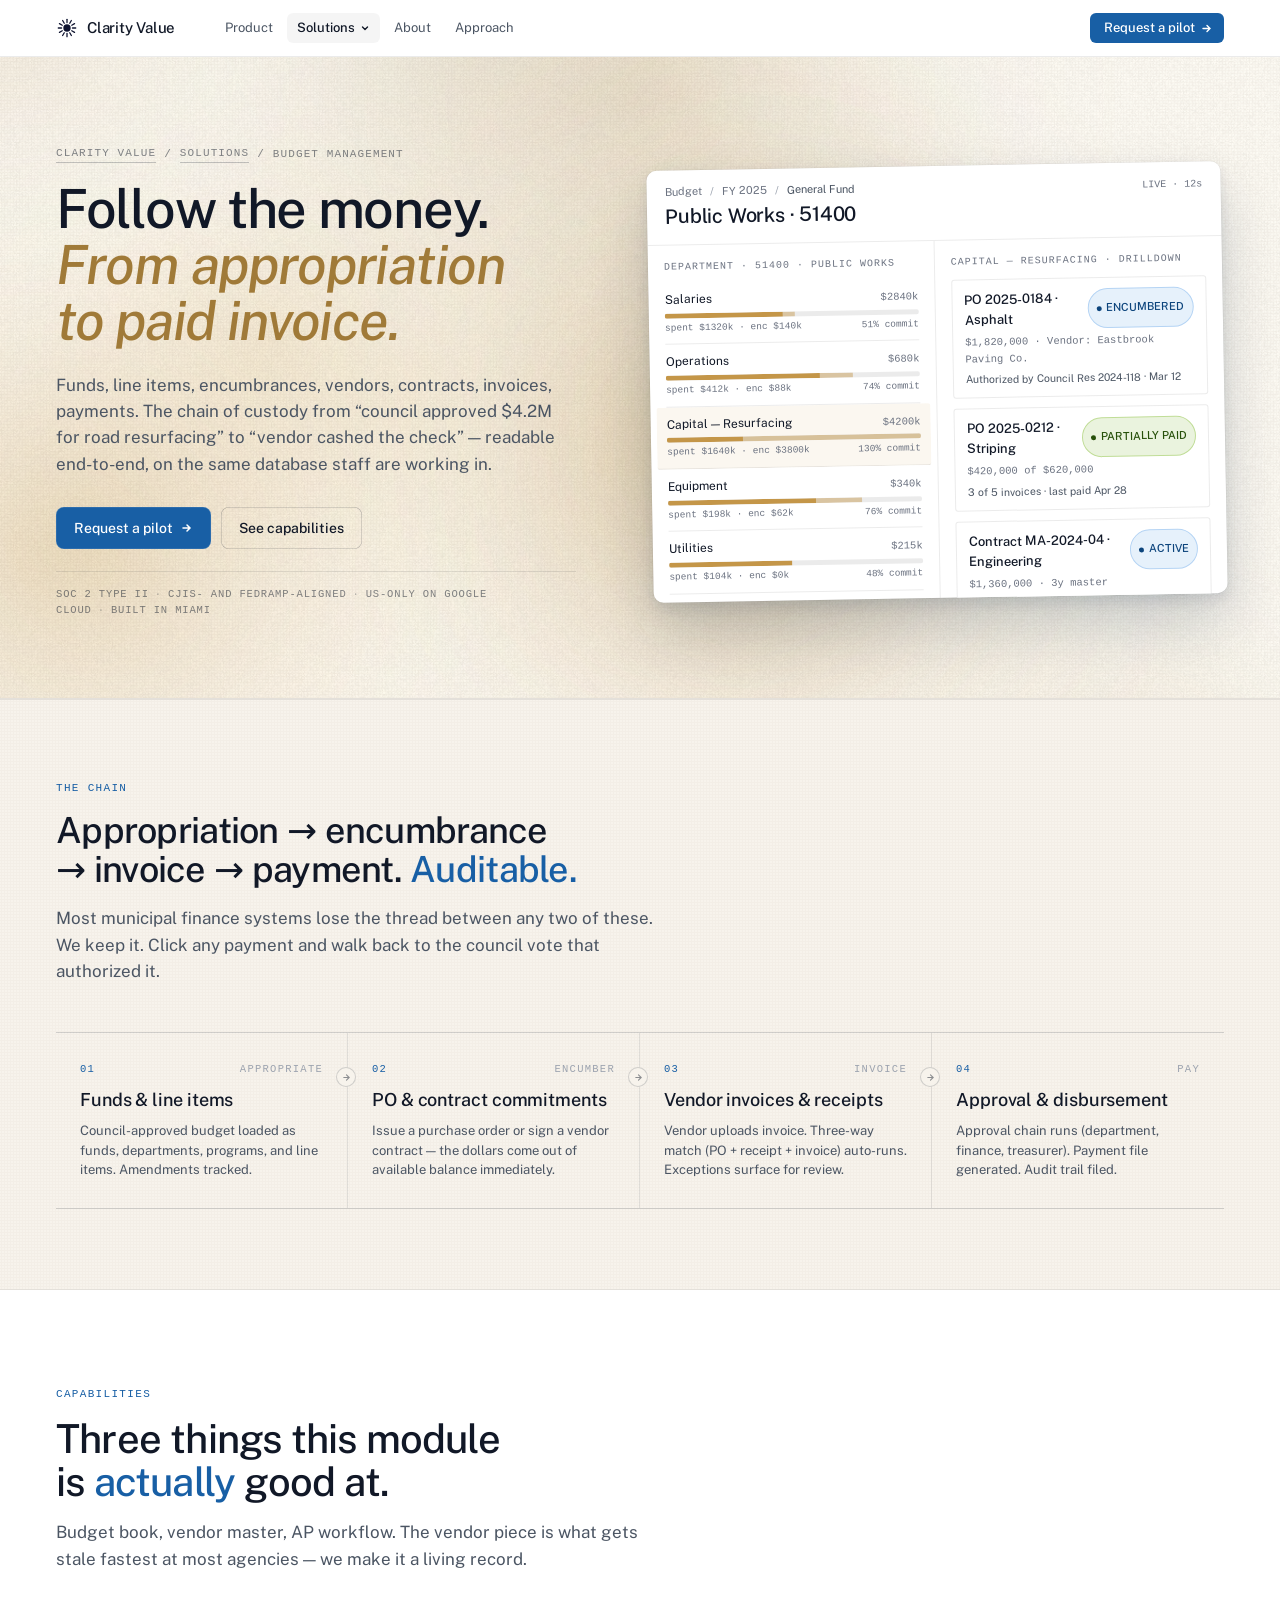
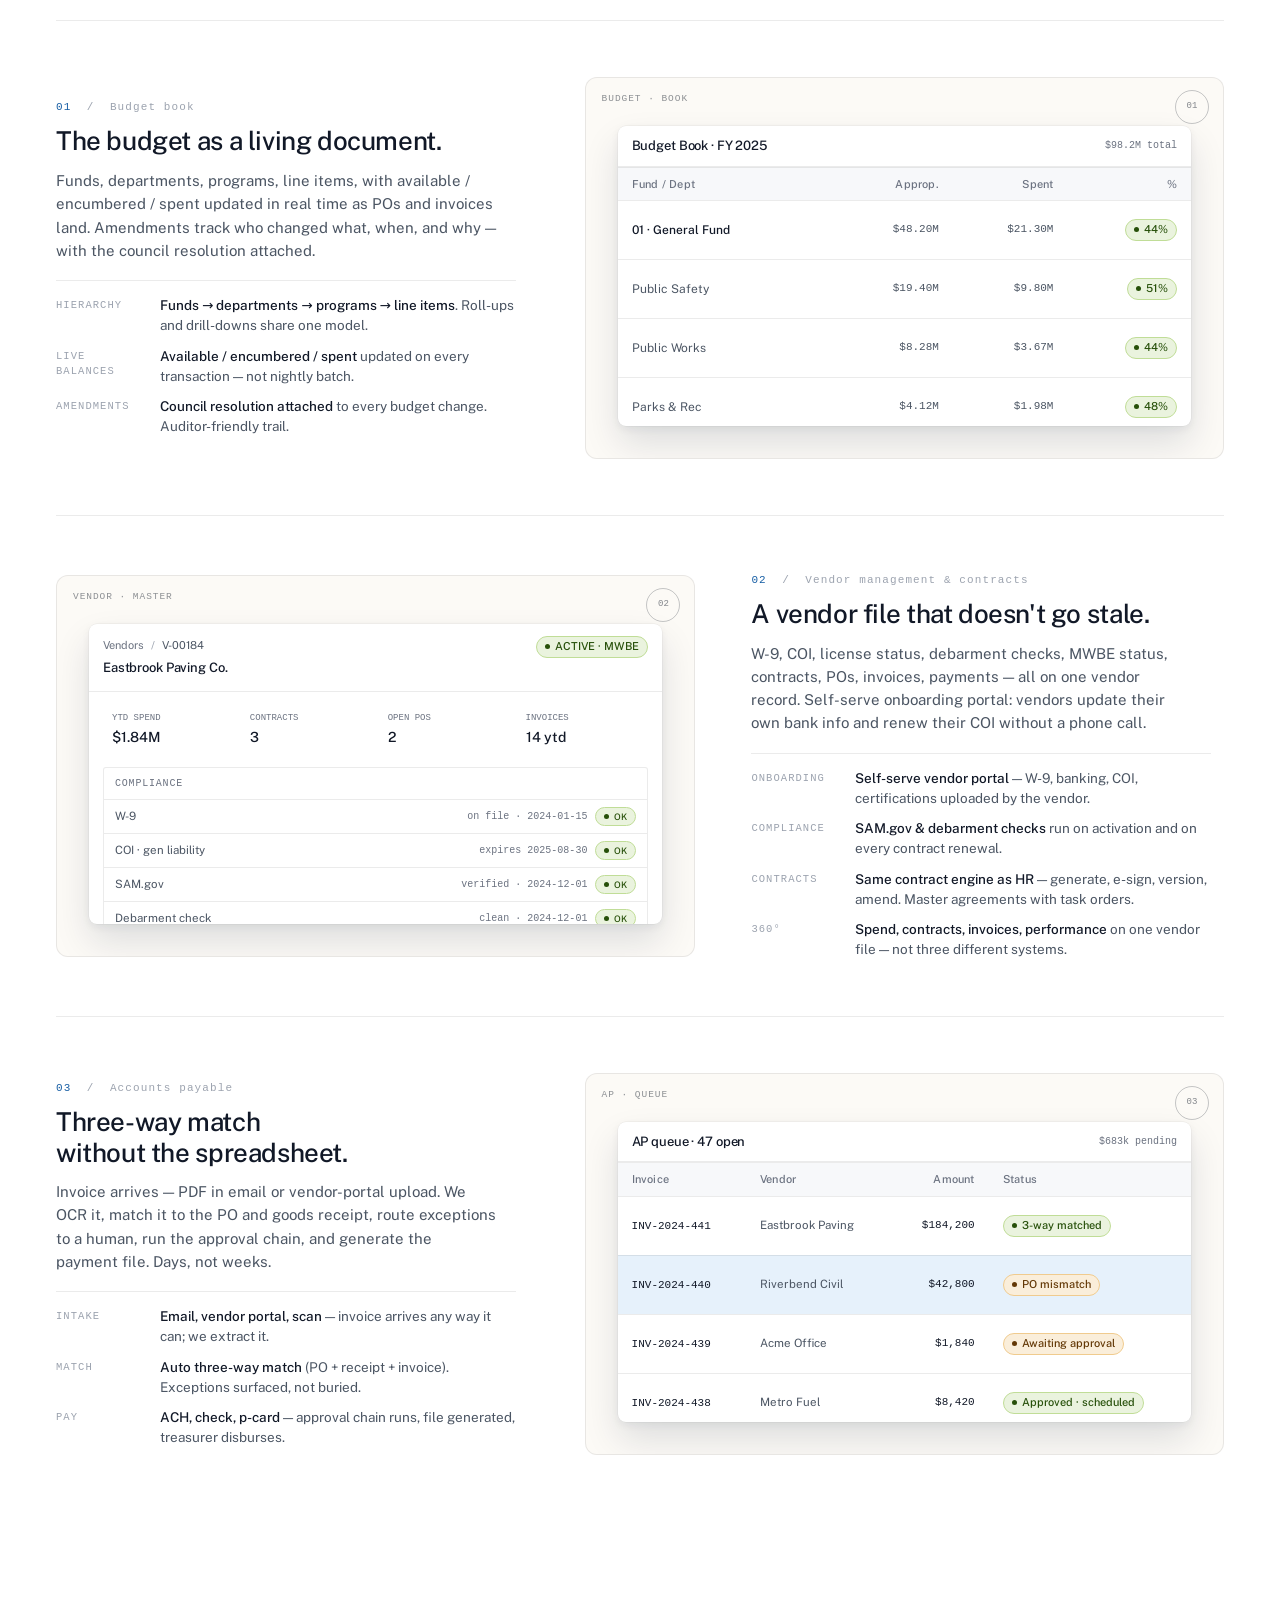
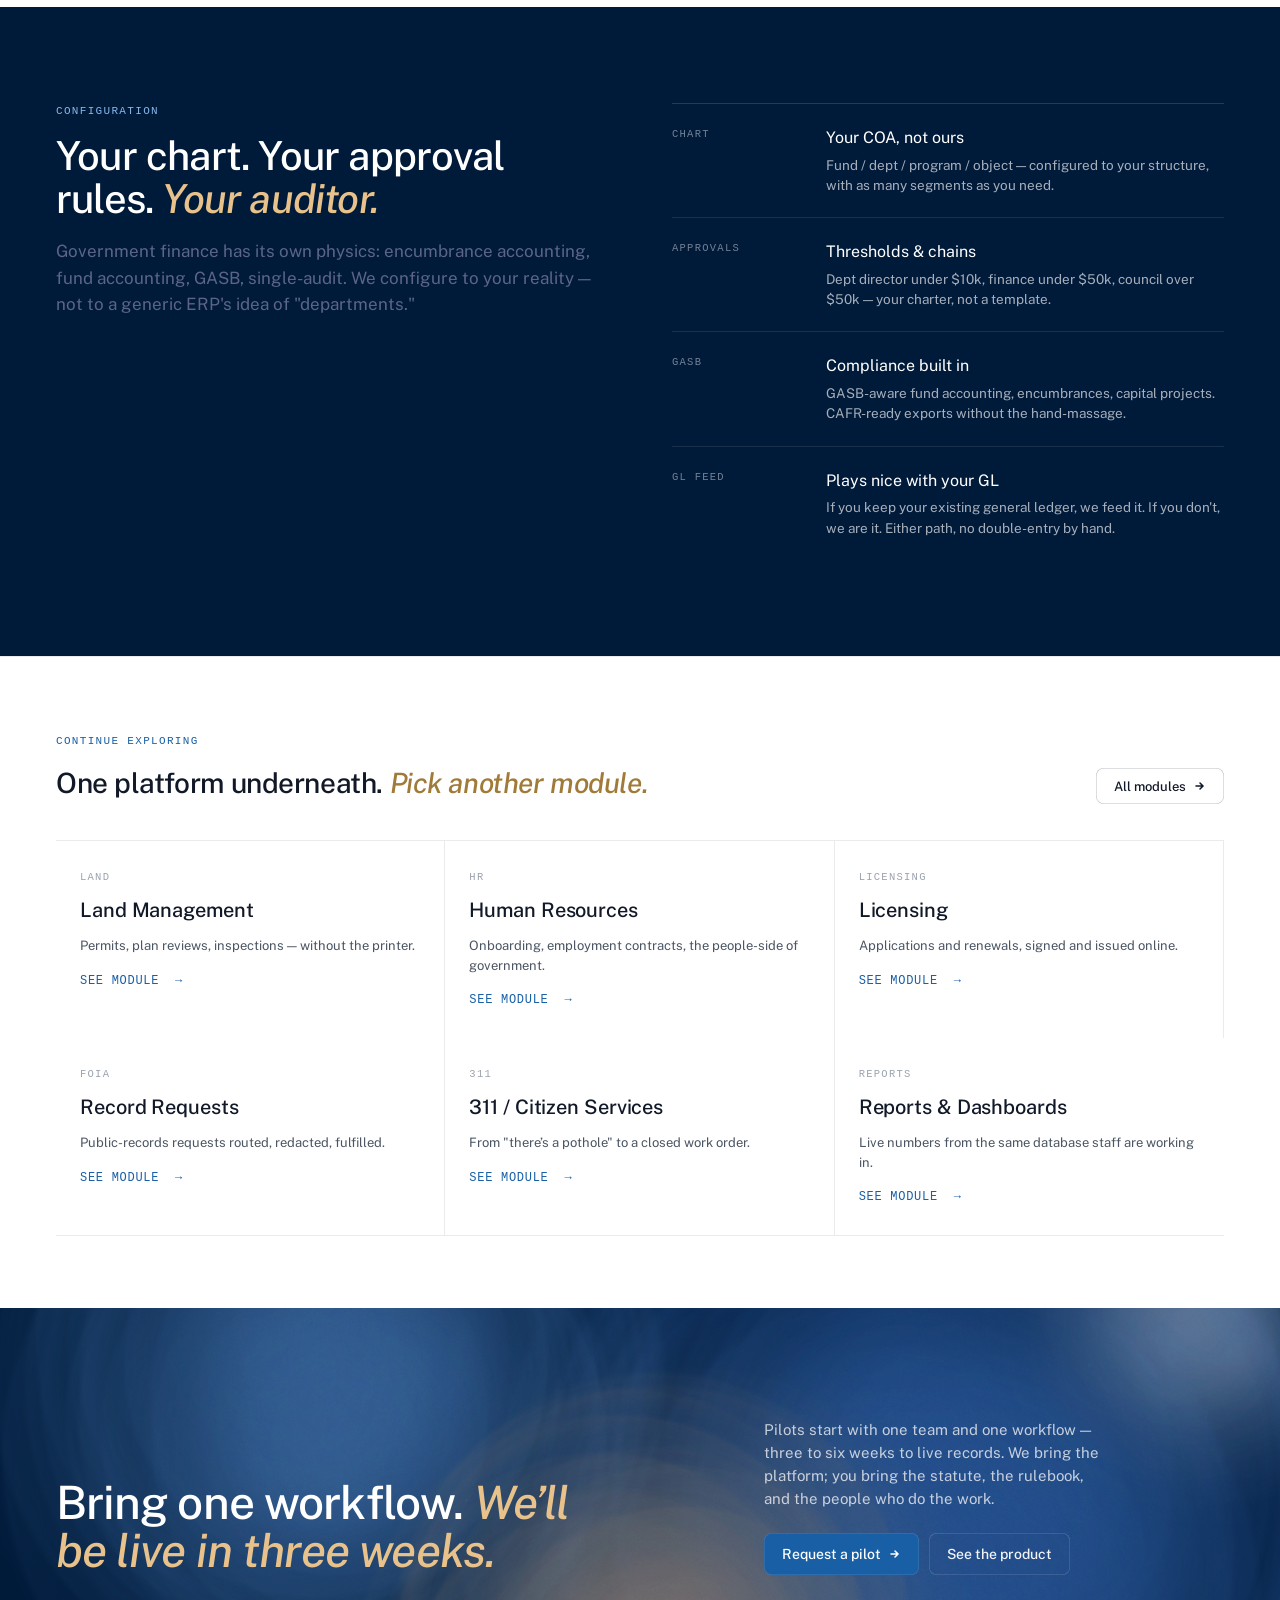
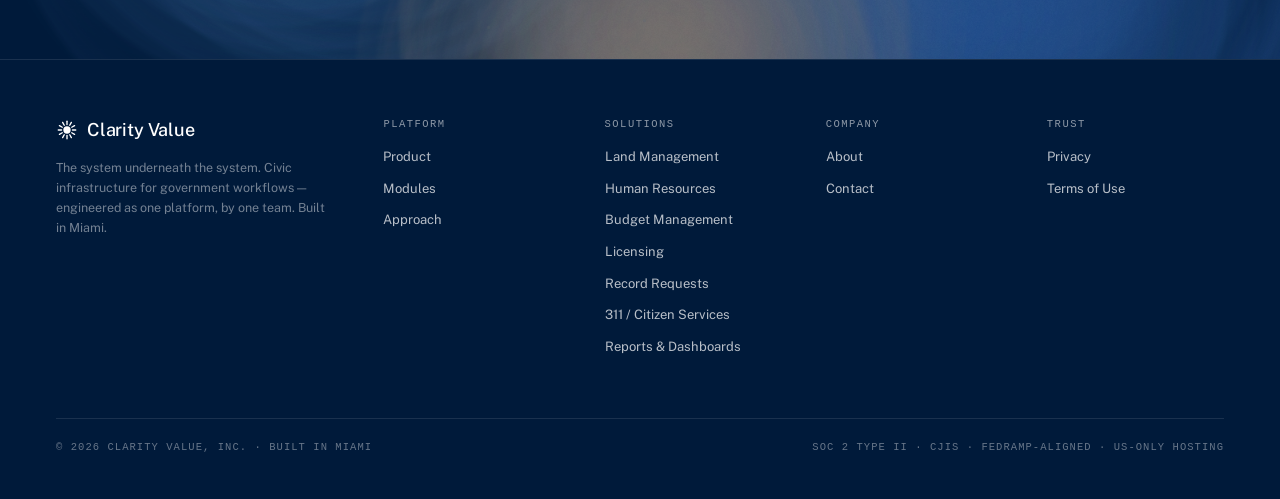
<file: budget-management.html>
<!doctype html>
<html lang="en" data-cm-module="budget">
<head>
<meta charset="utf-8" />
<meta name="viewport" content="width=device-width,initial-scale=1" />
<link rel="icon" href="/favicon.ico" sizes="any" />
<link rel="icon" type="image/png" sizes="32x32" href="/icon-32.png" />
<link rel="apple-touch-icon" href="/apple-touch-icon.png" />
<link rel="manifest" href="/site.webmanifest" />
<meta name="theme-color" content="#0F1430" />
<link rel="canonical" href="https://clarityvalue.co/budget-management" />
<title>Budget Management — Clarity Value</title>
<meta name="description" content="Follow the money — funds, vendors, encumbrances, payments. Council-ready reports without nightly ETLs." />
<meta property="og:type" content="website" />
<meta property="og:site_name" content="Clarity Value" />
<meta property="og:url" content="https://clarityvalue.co/budget-management" />
<meta property="og:title" content="Budget Management — Clarity Value" />
<meta property="og:description" content="Follow the money — funds, vendors, encumbrances, payments." />
<meta property="og:image" content="https://clarityvalue.co/art/og-image.png?v=2" />
<meta property="og:image:width" content="1200" />
<meta property="og:image:height" content="630" />
<meta name="twitter:card" content="summary_large_image" />
<meta name="twitter:title" content="Budget Management — Clarity Value" />
<meta name="twitter:description" content="Follow the money — funds, vendors, encumbrances, payments." />
<meta name="twitter:image" content="https://clarityvalue.co/art/og-image.png?v=2" />

<link rel="stylesheet" href="tokens/colors.css?v=2" />
<link rel="stylesheet" href="tokens/typography.css?v=2" />
<link rel="stylesheet" href="tokens/density.css?v=2" />
<link rel="stylesheet" href="tokens/components-controls.css?v=2" />
<link rel="stylesheet" href="tokens/components-display.css?v=2" />
<link rel="stylesheet" href="tokens/components-shell.css?v=2" />
<link rel="stylesheet" href="module-shell.css?v=3" />
<!-- Google Analytics -->
<script async src="https://www.googletagmanager.com/gtag/js?id=G-91MDWR08NJ"></script>
<script>
  window.dataLayer = window.dataLayer || [];
  function gtag(){dataLayer.push(arguments);}
  gtag('js', new Date());
  gtag('config', 'G-91MDWR08NJ');
</script>
</head>
<body>

<div data-cm-slot="nav"></div>

<main>

  <section class="cm-mhero cm-mhero--budget">
    <div class="cm-mhero-row">
      <div>
        <div class="cm-mhero-crumb">
          <a href="/">Clarity Value</a><span>/</span>
          <a href="/#modules">Solutions</a><span>/</span>
          <span>Budget Management</span>
        </div>
        <h1>Follow the money. <em class="cm-script">From appropriation to paid invoice.</em></h1>
        <p class="cm-mhero-lede">Funds, line items, encumbrances, vendors, contracts, invoices, payments. The chain of custody from &ldquo;council approved $4.2M for road resurfacing&rdquo; to &ldquo;vendor cashed the check&rdquo; &mdash; readable end-to-end, on the same database staff are working in.</p>
        <div class="cm-mhero-ctas">
          <a class="cm-btn cm-btn--primary" href="/contacts">Request a pilot
            <svg viewBox="0 0 12 12" fill="none"><path d="M2 6h7M6 3l3 3-3 3" stroke="currentColor" stroke-width="1.5" stroke-linecap="round"/></svg>
          </a>
          <a class="cm-btn cm-btn--ghost" href="#capabilities">See capabilities</a>
        </div>
        <div class="cm-mhero-trust">SOC 2 Type II<span class="sep">&middot;</span>CJIS- and FedRAMP-aligned<span class="sep">&middot;</span>US-only on Google Cloud<span class="sep">&middot;</span>Built in Miami</div>
      </div>
      <div class="cm-mhero-art">
        <div class="cm-mhero-surface" id="hero-surface" style="left:0;right:0;top:14px;bottom:14px;transform:rotate(-1deg)"></div>
      </div>
    </div>
  </section>

  <section class="cm-sec cm-sec--paper" style="padding:80px 0">
    <div class="cm-wrap">
      <div class="cm-sec-head">
        <span class="cm-eyebrow cm-eyebrow--blue cm-sec-eyebrow">The chain</span>
        <h2 class="cm-sec-h2" style="font-size:36px">Appropriation → encumbrance → invoice → payment. <em>Auditable.</em></h2>
        <p class="cm-sec-sub">Most municipal finance systems lose the thread between any two of these. We keep it. Click any payment and walk back to the council vote that authorized it.</p>
      </div>
      <div class="cm-flow">
        <div class="cm-flow-step">
          <div class="cm-flow-k"><strong>01</strong><span>Appropriate</span></div>
          <h4 class="cm-flow-h">Funds &amp; line items</h4>
          <p class="cm-flow-b">Council-approved budget loaded as funds, departments, programs, and line items. Amendments tracked.</p>
          <div class="cm-flow-arrow"><svg viewBox="0 0 10 10" width="9" height="9" fill="none"><path d="M2 5h6M5 2l3 3-3 3" stroke="currentColor" stroke-width="1.2" stroke-linecap="round"/></svg></div>
        </div>
        <div class="cm-flow-step">
          <div class="cm-flow-k"><strong>02</strong><span>Encumber</span></div>
          <h4 class="cm-flow-h">PO &amp; contract commitments</h4>
          <p class="cm-flow-b">Issue a purchase order or sign a vendor contract — the dollars come out of available balance immediately.</p>
          <div class="cm-flow-arrow"><svg viewBox="0 0 10 10" width="9" height="9" fill="none"><path d="M2 5h6M5 2l3 3-3 3" stroke="currentColor" stroke-width="1.2" stroke-linecap="round"/></svg></div>
        </div>
        <div class="cm-flow-step">
          <div class="cm-flow-k"><strong>03</strong><span>Invoice</span></div>
          <h4 class="cm-flow-h">Vendor invoices &amp; receipts</h4>
          <p class="cm-flow-b">Vendor uploads invoice. Three-way match (PO + receipt + invoice) auto-runs. Exceptions surface for review.</p>
          <div class="cm-flow-arrow"><svg viewBox="0 0 10 10" width="9" height="9" fill="none"><path d="M2 5h6M5 2l3 3-3 3" stroke="currentColor" stroke-width="1.2" stroke-linecap="round"/></svg></div>
        </div>
        <div class="cm-flow-step">
          <div class="cm-flow-k"><strong>04</strong><span>Pay</span></div>
          <h4 class="cm-flow-h">Approval &amp; disbursement</h4>
          <p class="cm-flow-b">Approval chain runs (department, finance, treasurer). Payment file generated. Audit trail filed.</p>
        </div>
      </div>
    </div>
  </section>

  <section class="cm-sec" id="capabilities">
    <div class="cm-wrap">
      <div class="cm-sec-head">
        <span class="cm-eyebrow cm-eyebrow--blue cm-sec-eyebrow">Capabilities</span>
        <h2 class="cm-sec-h2">Three things this module is <em>actually</em> good at.</h2>
        <p class="cm-sec-sub">Budget book, vendor master, AP workflow. The vendor piece is what gets stale fastest at most agencies — we make it a living record.</p>
      </div>

      <div class="cm-cap-row" style="margin-top:48px">
        <div class="cm-cap-copy">
          <div class="cm-cap-num"><strong>01</strong> &nbsp;/&nbsp; Budget book</div>
          <h3 class="cm-cap-h3">The budget as a living document.</h3>
          <p class="cm-cap-lede">Funds, departments, programs, line items, with available / encumbered / spent updated in real time as POs and invoices land. Amendments track who changed what, when, and why — with the council resolution attached.</p>
          <ul class="cm-cap-bullets">
            <li><span class="cm-feat-k">Hierarchy</span><span><b>Funds → departments → programs → line items</b>. Roll-ups and drill-downs share one model.</span></li>
            <li><span class="cm-feat-k">Live balances</span><span><b>Available / encumbered / spent</b> updated on every transaction — not nightly batch.</span></li>
            <li><span class="cm-feat-k">Amendments</span><span><b>Council resolution attached</b> to every budget change. Auditor-friendly trail.</span></li>
          </ul>
        </div>
        <div class="cm-cap-art">
          <span class="cm-cap-art-spec">BUDGET · BOOK</span>
          <span class="cm-cap-art-mark">01</span>
          <div class="cm-cap-art-surface" id="cap1-surface"></div>
        </div>
      </div>

      <div class="cm-cap-row cm-cap-row--reverse">
        <div class="cm-cap-art">
          <span class="cm-cap-art-spec">VENDOR · MASTER</span>
          <span class="cm-cap-art-mark">02</span>
          <div class="cm-cap-art-surface" id="cap2-surface"></div>
        </div>
        <div class="cm-cap-copy">
          <div class="cm-cap-num"><strong>02</strong> &nbsp;/&nbsp; Vendor management &amp; contracts</div>
          <h3 class="cm-cap-h3">A vendor file that doesn't go stale.</h3>
          <p class="cm-cap-lede">W-9, COI, license status, debarment checks, MWBE status, contracts, POs, invoices, payments — all on one vendor record. Self-serve onboarding portal: vendors update their own bank info and renew their COI without a phone call.</p>
          <ul class="cm-cap-bullets">
            <li><span class="cm-feat-k">Onboarding</span><span><b>Self-serve vendor portal</b> — W-9, banking, COI, certifications uploaded by the vendor.</span></li>
            <li><span class="cm-feat-k">Compliance</span><span><b>SAM.gov &amp; debarment checks</b> run on activation and on every contract renewal.</span></li>
            <li><span class="cm-feat-k">Contracts</span><span><b>Same contract engine as HR</b> — generate, e-sign, version, amend. Master agreements with task orders.</span></li>
            <li><span class="cm-feat-k">360°</span><span><b>Spend, contracts, invoices, performance</b> on one vendor file — not three different systems.</span></li>
          </ul>
        </div>
      </div>

      <div class="cm-cap-row">
        <div class="cm-cap-copy">
          <div class="cm-cap-num"><strong>03</strong> &nbsp;/&nbsp; Accounts payable</div>
          <h3 class="cm-cap-h3">Three-way match without the spreadsheet.</h3>
          <p class="cm-cap-lede">Invoice arrives — PDF in email or vendor-portal upload. We OCR it, match it to the PO and goods receipt, route exceptions to a human, run the approval chain, and generate the payment file. Days, not weeks.</p>
          <ul class="cm-cap-bullets">
            <li><span class="cm-feat-k">Intake</span><span><b>Email, vendor portal, scan</b> — invoice arrives any way it can; we extract it.</span></li>
            <li><span class="cm-feat-k">Match</span><span><b>Auto three-way match</b> (PO + receipt + invoice). Exceptions surfaced, not buried.</span></li>
            <li><span class="cm-feat-k">Pay</span><span><b>ACH, check, p-card</b> — approval chain runs, file generated, treasurer disburses.</span></li>
          </ul>
        </div>
        <div class="cm-cap-art">
          <span class="cm-cap-art-spec">AP · QUEUE</span>
          <span class="cm-cap-art-mark">03</span>
          <div class="cm-cap-art-surface" id="cap3-surface"></div>
        </div>
      </div>
    </div>
  </section>

  <section class="cm-sec cm-sec--dark">
    <div class="cm-wrap">
      <div style="display:grid;grid-template-columns:1fr 1fr;gap:64px;align-items:start">
        <div>
          <span class="cm-eyebrow cm-eyebrow--blue cm-sec-eyebrow" style="color:#85B7EB">Configuration</span>
          <h2 class="cm-sec-h2">Your chart. Your approval rules. <em class="cm-script">Your auditor.</em></h2>
          <p class="cm-sec-sub" style="margin-top:18px">Government finance has its own physics: encumbrance accounting, fund accounting, GASB, single-audit. We configure to your reality — not to a generic ERP's idea of "departments."</p>
        </div>
        <div style="display:flex;flex-direction:column;border-top:0.5px solid rgba(255,255,255,0.14)">
          <div style="padding:22px 0;border-bottom:0.5px solid rgba(255,255,255,0.10);display:grid;grid-template-columns:130px 1fr;gap:24px"><span style="font-family:var(--cv-font-mono);font-size:10.5px;letter-spacing:0.12em;text-transform:uppercase;color:rgba(255,255,255,0.45)">Chart</span><div><div style="color:#fff;font-family:var(--cv-font-display);font-size:16px;margin-bottom:4px">Your COA, not ours</div><div style="font-size:13.5px;line-height:1.5;color:rgba(255,255,255,0.65)">Fund / dept / program / object — configured to your structure, with as many segments as you need.</div></div></div>
          <div style="padding:22px 0;border-bottom:0.5px solid rgba(255,255,255,0.10);display:grid;grid-template-columns:130px 1fr;gap:24px"><span style="font-family:var(--cv-font-mono);font-size:10.5px;letter-spacing:0.12em;text-transform:uppercase;color:rgba(255,255,255,0.45)">Approvals</span><div><div style="color:#fff;font-family:var(--cv-font-display);font-size:16px;margin-bottom:4px">Thresholds &amp; chains</div><div style="font-size:13.5px;line-height:1.5;color:rgba(255,255,255,0.65)">Dept director under $10k, finance under $50k, council over $50k — your charter, not a template.</div></div></div>
          <div style="padding:22px 0;border-bottom:0.5px solid rgba(255,255,255,0.10);display:grid;grid-template-columns:130px 1fr;gap:24px"><span style="font-family:var(--cv-font-mono);font-size:10.5px;letter-spacing:0.12em;text-transform:uppercase;color:rgba(255,255,255,0.45)">GASB</span><div><div style="color:#fff;font-family:var(--cv-font-display);font-size:16px;margin-bottom:4px">Compliance built in</div><div style="font-size:13.5px;line-height:1.5;color:rgba(255,255,255,0.65)">GASB-aware fund accounting, encumbrances, capital projects. CAFR-ready exports without the hand-massage.</div></div></div>
          <div style="padding:22px 0;display:grid;grid-template-columns:130px 1fr;gap:24px"><span style="font-family:var(--cv-font-mono);font-size:10.5px;letter-spacing:0.12em;text-transform:uppercase;color:rgba(255,255,255,0.45)">GL feed</span><div><div style="color:#fff;font-family:var(--cv-font-display);font-size:16px;margin-bottom:4px">Plays nice with your GL</div><div style="font-size:13.5px;line-height:1.5;color:rgba(255,255,255,0.65)">If you keep your existing general ledger, we feed it. If you don't, we are it. Either path, no double-entry by hand.</div></div></div>
        </div>
      </div>
    </div>
  </section>

  <div data-cm-slot="xlinks"></div>
  <div data-cm-slot="cta"></div>
</main>
<div data-cm-slot="footer"></div>

<script src="module-shell.js?v=4"></script>

<script>
/* Hero — budget book with funds list + line item drilldown */
(function(){
  const el = document.getElementById('hero-surface');
  if (!el) return;
  el.innerHTML = `
    <div style="padding:14px 18px;border-bottom:0.5px solid var(--cv-line-hairline);display:flex;align-items:baseline;justify-content:space-between">
      <div><div class="cv-breadcrumb" style="margin-bottom:4px">Budget <span style="color:var(--cv-text-muted);margin:0 5px">/</span> FY 2025 <span style="color:var(--cv-text-muted);margin:0 5px">/</span> <span style="color:var(--cv-text-secondary)">General Fund</span></div><span class="cv-page-title">Public Works · 51400</span></div>
      <span style="font-family:var(--cv-font-mono);font-size:10px;color:var(--cv-text-tertiary)">LIVE · 12s</span>
    </div>
    <div style="display:grid;grid-template-columns:1fr 1fr;gap:0;height:340px">
      <div style="border-right:0.5px solid var(--cv-line-hairline);padding:14px 16px">
        <div style="font-family:var(--cv-font-mono);font-size:10px;letter-spacing:0.10em;color:var(--cv-text-tertiary);text-transform:uppercase;margin-bottom:8px">Department · 51400 · Public Works</div>
        ${[
          {l:'Salaries',a:2840000,e:140000,s:1320000},
          {l:'Operations',a:680000,e:88000,s:412000},
          {l:'Capital — Resurfacing',a:4200000,e:3800000,s:1640000},
          {l:'Equipment',a:340000,e:62000,s:198000},
          {l:'Utilities',a:215000,e:0,s:104000},
        ].map((r,i)=>{const total=r.a;const pct=(r.s+r.e)/total*100;return `<div style="padding:8px 0;border-bottom:0.5px solid var(--cv-line-hairline)${i===2?';background:rgba(196,150,72,0.08);margin:0 -10px;padding:8px 10px;border-radius:3px':''}">
          <div style="display:flex;justify-content:space-between;align-items:baseline;margin-bottom:4px"><span style="font-size:12px;color:var(--cv-text-primary)">${r.l}</span><span style="font-family:var(--cv-font-mono);font-size:10.5px;color:var(--cv-text-tertiary)">$${(total/1000).toFixed(0)}k</span></div>
          <div style="height:5px;background:var(--cv-line-hairline);border-radius:2px;overflow:hidden;display:flex"><div style="width:${(r.s/total*100).toFixed(1)}%;height:100%;background:#C49648"></div><div style="width:${(r.e/total*100).toFixed(1)}%;height:100%;background:rgba(196,150,72,0.45)"></div></div>
          <div style="display:flex;justify-content:space-between;font-family:var(--cv-font-mono);font-size:9.5px;color:var(--cv-text-tertiary);margin-top:3px"><span>spent $${(r.s/1000).toFixed(0)}k · enc $${(r.e/1000).toFixed(0)}k</span><span>${pct.toFixed(0)}% commit</span></div>
        </div>`}).join('')}
      </div>
      <div style="padding:14px 16px;display:flex;flex-direction:column;gap:10px">
        <div style="font-family:var(--cv-font-mono);font-size:10px;letter-spacing:0.10em;color:var(--cv-text-tertiary);text-transform:uppercase">Capital — Resurfacing · drilldown</div>
        <div style="border:0.5px solid var(--cv-line-hairline);border-radius:3px;padding:10px 12px;background:#fff">
          <div style="display:flex;justify-content:space-between;margin-bottom:4px"><span style="font-family:var(--cv-font-display);font-size:13px;color:var(--cv-text-primary);font-weight:500">PO 2025-0184 · Asphalt</span><span class="cv-pill cv-pill--blue">ENCUMBERED</span></div>
          <div style="font-family:var(--cv-font-mono);font-size:10.5px;color:var(--cv-text-tertiary)">$1,820,000 · Vendor: Eastbrook Paving Co.</div>
          <div style="font-size:10.5px;color:var(--cv-text-secondary);margin-top:4px">Authorized by Council Res 2024-118 · Mar 12</div>
        </div>
        <div style="border:0.5px solid var(--cv-line-hairline);border-radius:3px;padding:10px 12px;background:#fff">
          <div style="display:flex;justify-content:space-between;margin-bottom:4px"><span style="font-family:var(--cv-font-display);font-size:13px;color:var(--cv-text-primary);font-weight:500">PO 2025-0212 · Striping</span><span class="cv-pill cv-pill--green">PARTIALLY PAID</span></div>
          <div style="font-family:var(--cv-font-mono);font-size:10.5px;color:var(--cv-text-tertiary)">$420,000 of $620,000</div>
          <div style="font-size:10.5px;color:var(--cv-text-secondary);margin-top:4px">3 of 5 invoices · last paid Apr 28</div>
        </div>
        <div style="border:0.5px solid var(--cv-line-hairline);border-radius:3px;padding:10px 12px;background:#fff">
          <div style="display:flex;justify-content:space-between;margin-bottom:4px"><span style="font-family:var(--cv-font-display);font-size:13px;color:var(--cv-text-primary);font-weight:500">Contract MA-2024-04 · Engineering</span><span class="cv-pill cv-pill--blue">ACTIVE</span></div>
          <div style="font-family:var(--cv-font-mono);font-size:10.5px;color:var(--cv-text-tertiary)">$1,360,000 · 3y master</div>
          <div style="font-size:10.5px;color:var(--cv-text-secondary);margin-top:4px">Vendor: Riverbend Civil · 2 task orders open</div>
        </div>
      </div>
    </div>
  `;
})();

/* Cap 1 — funds tree */
(function(){
  const el = document.getElementById('cap1-surface');
  if (!el) return;
  const rows = [
    {l:'01 · General Fund',d:0,a:48200000,s:21300000,c:'green'},
    {l:'  Public Safety',d:1,a:19400000,s:9800000,c:'green'},
    {l:'  Public Works',d:1,a:8275000,s:3674000,c:'green'},
    {l:'  Parks &amp; Rec',d:1,a:4120000,s:1980000,c:'green'},
    {l:'02 · Capital Projects',d:0,a:18500000,s:6400000,c:'amber'},
    {l:'  Resurfacing FY25',d:1,a:4200000,s:1640000,c:'green'},
    {l:'03 · Water/Sewer',d:0,a:24800000,s:11200000,c:'green'},
    {l:'04 · Grants',d:0,a:6740000,s:2810000,c:'amber'},
  ];
  el.innerHTML = `
    <div style="padding:12px 14px;border-bottom:0.5px solid var(--cv-line-hairline);display:flex;justify-content:space-between"><span class="cv-page-title" style="font-size:13px">Budget Book · FY 2025</span><span style="font-family:var(--cv-font-mono);font-size:10px;color:var(--cv-text-tertiary)">$98.2M total</span></div>
    <table class="cv-tbl" style="width:100%">
      <thead><tr><th>Fund / Dept</th><th style="text-align:right">Approp.</th><th style="text-align:right">Spent</th><th style="text-align:right">%</th></tr></thead>
      <tbody>
        ${rows.map(r=>`<tr><td><span style="font-size:12px;color:${r.d===0?'var(--cv-text-primary)':'var(--cv-text-secondary)'};${r.d===0?'font-weight:500':''}">${r.l}</span></td><td style="text-align:right;font-family:var(--cv-font-mono);font-size:11px;color:var(--cv-text-secondary)">$${(r.a/1000000).toFixed(2)}M</td><td style="text-align:right;font-family:var(--cv-font-mono);font-size:11px;color:var(--cv-text-secondary)">$${(r.s/1000000).toFixed(2)}M</td><td style="text-align:right"><span class="cv-pill cv-pill--${r.c}">${(r.s/r.a*100).toFixed(0)}%</span></td></tr>`).join('')}
      </tbody>
    </table>
  `;
})();

/* Cap 2 — vendor master (360 view) */
(function(){
  const el = document.getElementById('cap2-surface');
  if (!el) return;
  el.innerHTML = `
    <div style="padding:12px 14px;border-bottom:0.5px solid var(--cv-line-hairline);display:flex;justify-content:space-between;align-items:baseline">
      <div><div class="cv-breadcrumb" style="margin-bottom:3px">Vendors <span style="color:var(--cv-text-muted);margin:0 4px">/</span> <span style="color:var(--cv-text-secondary)">V-00184</span></div><span class="cv-page-title" style="font-size:13px">Eastbrook Paving Co.</span></div>
      <span class="cv-pill cv-pill--green">ACTIVE · MWBE</span>
    </div>
    <div style="padding:12px 14px;display:flex;flex-direction:column;gap:10px">
      <div style="display:grid;grid-template-columns:repeat(4,1fr);gap:6px">
        ${[{k:'YTD SPEND',v:'$1.84M'},{k:'CONTRACTS',v:'3'},{k:'OPEN POS',v:'2'},{k:'INVOICES',v:'14 ytd'}].map(t=>`<div style="padding:8px 9px;background:var(--cv-surface-card);border-radius:3px"><div style="font-family:var(--cv-font-mono);font-size:9px;color:var(--cv-text-tertiary)">${t.k}</div><div style="font-family:var(--cv-font-display);font-size:14px;color:var(--cv-text-primary);font-weight:500;margin-top:1px">${t.v}</div></div>`).join('')}
      </div>
      <div style="border:0.5px solid var(--cv-line-hairline);border-radius:3px;background:#fff">
        <div style="padding:8px 11px;border-bottom:0.5px solid var(--cv-line-hairline);font-family:var(--cv-font-mono);font-size:10px;letter-spacing:0.08em;color:var(--cv-text-tertiary);text-transform:uppercase">Compliance</div>
        ${[
          {l:'W-9',v:'on file · 2024-01-15',c:'green'},
          {l:'COI · gen liability',v:'expires 2025-08-30',c:'green'},
          {l:'SAM.gov',v:'verified · 2024-12-01',c:'green'},
          {l:'Debarment check',v:'clean · 2024-12-01',c:'green'},
          {l:'MWBE certification',v:'expires 2025-03-15',c:'amber'},
        ].map((r,i,a)=>`<div style="padding:7px 11px;display:flex;justify-content:space-between;align-items:center;${i<a.length-1?'border-bottom:0.5px solid var(--cv-line-hairline)':''}"><span style="font-size:11.5px;color:var(--cv-text-secondary)">${r.l}</span><div style="display:flex;gap:8px;align-items:center"><span style="font-family:var(--cv-font-mono);font-size:10px;color:var(--cv-text-tertiary)">${r.v}</span><span class="cv-pill cv-pill--${r.c}" style="font-size:9px">${r.c==='green'?'OK':'RENEW'}</span></div></div>`).join('')}
      </div>
    </div>
  `;
})();

/* Cap 3 — AP queue */
(function(){
  const el = document.getElementById('cap3-surface');
  if (!el) return;
  const rows = [
    {n:'INV-2024-441',v:'Eastbrook Paving',a:'$184,200',s:'3-way matched',c:'green'},
    {n:'INV-2024-440',v:'Riverbend Civil',a:'$42,800',s:'PO mismatch',c:'amber'},
    {n:'INV-2024-439',v:'Acme Office',a:'$1,840',s:'Awaiting approval',c:'amber'},
    {n:'INV-2024-438',v:'Metro Fuel',a:'$8,420',s:'Approved · scheduled',c:'green'},
    {n:'INV-2024-437',v:'Bay Maintenance',a:'$22,600',s:'Paid · ACH',c:'green'},
  ];
  el.innerHTML = `
    <div style="padding:12px 14px;border-bottom:0.5px solid var(--cv-line-hairline);display:flex;justify-content:space-between"><span class="cv-page-title" style="font-size:13px">AP queue · 47 open</span><span style="font-family:var(--cv-font-mono);font-size:10px;color:var(--cv-text-tertiary)">$683k pending</span></div>
    <table class="cv-tbl" style="width:100%">
      <thead><tr><th>Invoice</th><th>Vendor</th><th style="text-align:right">Amount</th><th>Status</th></tr></thead>
      <tbody>
        ${rows.map((r,i)=>`<tr${i===1?' class="is-selected"':''}><td><span style="font-family:var(--cv-font-mono);font-size:11px;color:var(--cv-text-primary)">${r.n}</span></td><td><span style="font-size:11.5px;color:var(--cv-text-secondary)">${r.v}</span></td><td style="text-align:right;font-family:var(--cv-font-mono);font-size:11px;color:var(--cv-text-primary)">${r.a}</td><td><span class="cv-pill cv-pill--${r.c}">${r.s}</span></td></tr>`).join('')}
      </tbody>
    </table>
  `;
})();
</script>
</body>
</html>
</file>
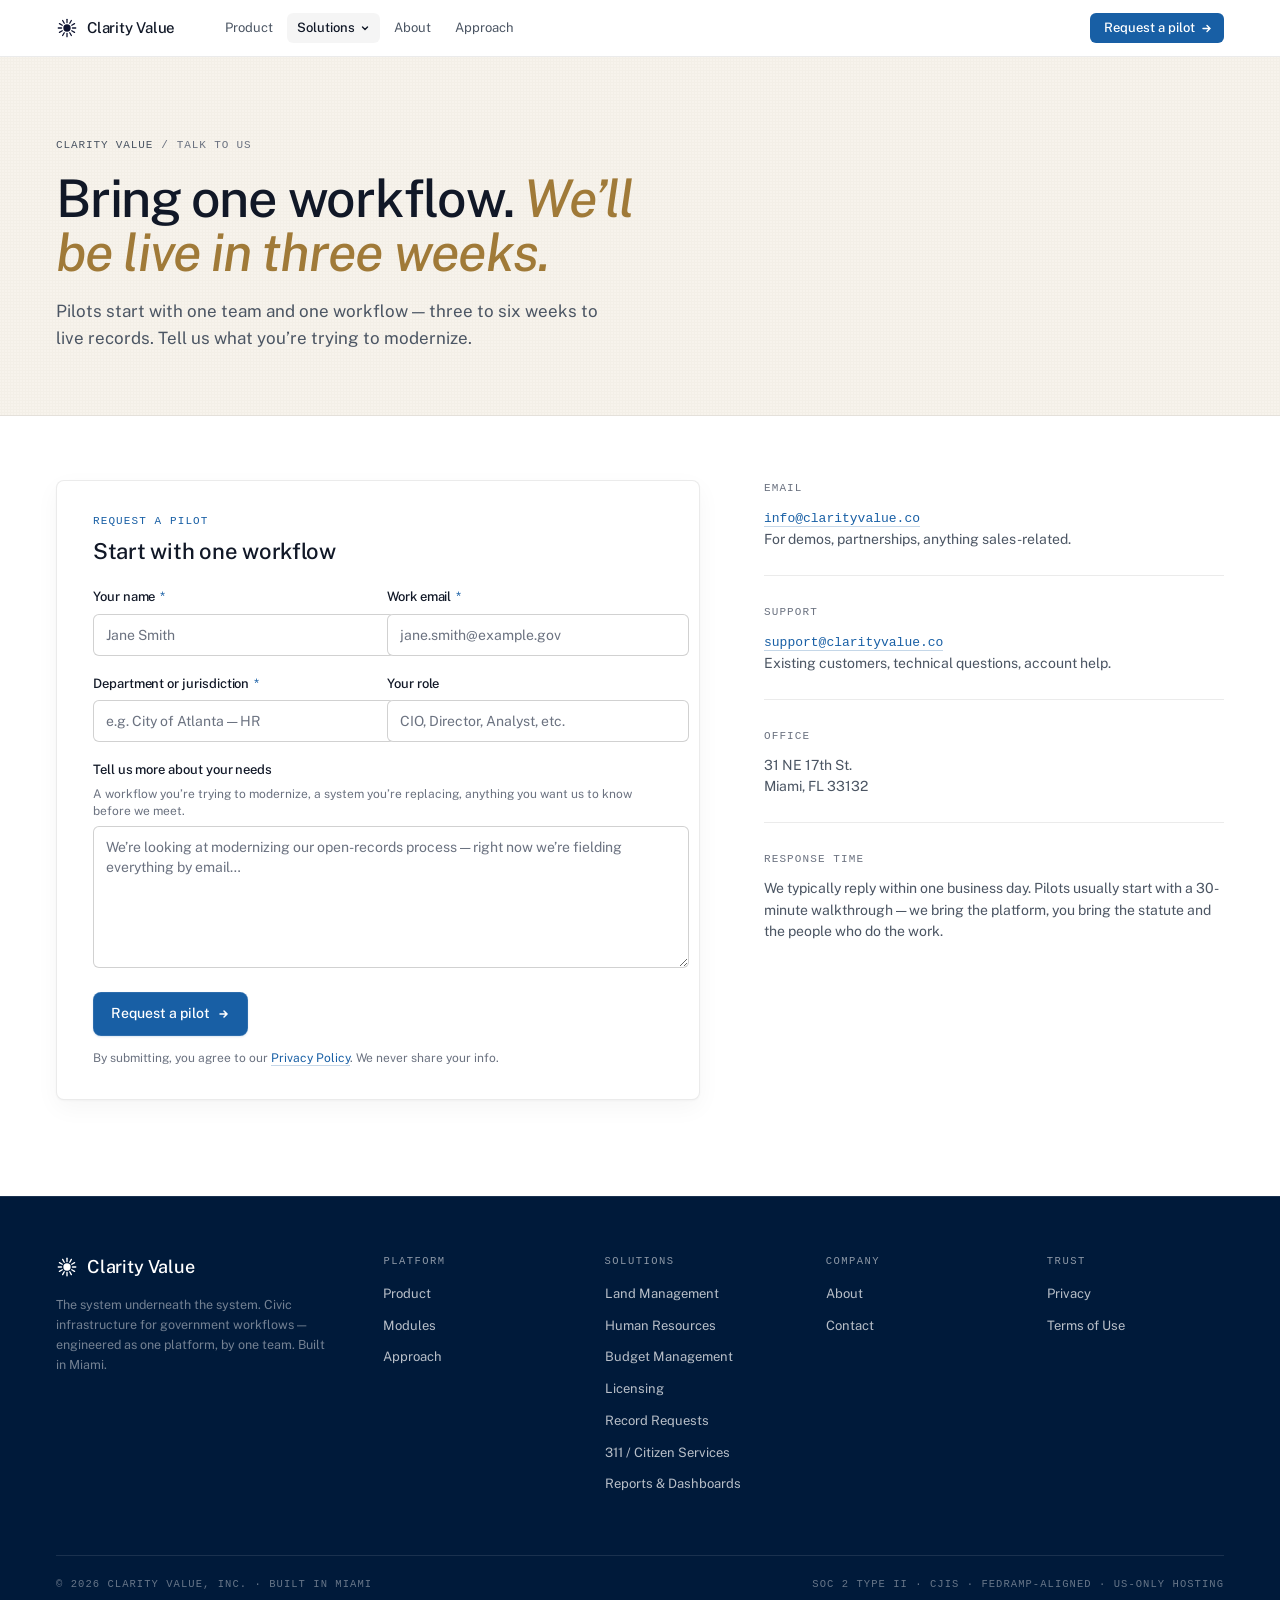
<file: contacts.html>
<!doctype html>
<html lang="en" data-cm-module="contacts">
<head>
<meta charset="utf-8" />
<meta name="viewport" content="width=device-width,initial-scale=1" />
<link rel="icon" href="/favicon.ico" sizes="any" />
<link rel="icon" type="image/png" sizes="32x32" href="/icon-32.png" />
<link rel="apple-touch-icon" href="/apple-touch-icon.png" />
<link rel="manifest" href="/site.webmanifest" />
<meta name="theme-color" content="#0F1430" />
<title>Talk to us — Clarity Value</title>
<meta name="description" content="Request a pilot or demo. We typically reply within one business day. Built in Miami, working with state and local governments across the country." />
<!-- Canonical is declared here rather than as a _redirects 301 like the other
     pages: this page's form POSTs to its own URL, and browsers downgrade a
     301'd POST to GET, which would drop submissions. See _redirects. -->
<link rel="canonical" href="https://clarityvalue.co/contacts" />
<meta property="og:type" content="website" />
<meta property="og:site_name" content="Clarity Value" />
<meta property="og:url" content="https://clarityvalue.co/contacts" />
<meta property="og:title" content="Talk to us — Clarity Value" />
<meta property="og:description" content="Request a pilot or demo. We typically reply within one business day." />
<meta property="og:image" content="https://clarityvalue.co/art/og-image.png?v=2" />
<meta property="og:image:width" content="1200" />
<meta property="og:image:height" content="630" />
<meta name="twitter:card" content="summary_large_image" />
<meta name="twitter:title" content="Talk to us — Clarity Value" />
<meta name="twitter:description" content="Request a pilot or demo." />
<meta name="twitter:image" content="https://clarityvalue.co/art/og-image.png?v=2" />

<link rel="stylesheet" href="tokens/colors.css?v=2" />
<link rel="stylesheet" href="tokens/typography.css?v=2" />
<link rel="stylesheet" href="tokens/density.css?v=2" />
<link rel="stylesheet" href="tokens/components-controls.css?v=2" />
<link rel="stylesheet" href="tokens/components-display.css?v=2" />
<link rel="stylesheet" href="tokens/components-shell.css?v=2" />
<link rel="stylesheet" href="module-shell.css?v=3" />

<style>
/* ====== Contact page ====== */
.cm-contact-hero{background:var(--cm-paper);position:relative;padding:80px 0 64px;border-bottom:0.5px solid var(--cv-line-hairline)}
.cm-contact-hero::before{content:"";position:absolute;inset:0;pointer-events:none;background-image:radial-gradient(rgba(80,60,30,0.06) 1px,transparent 1.4px);background-size:3px 3px;mix-blend-mode:multiply;opacity:0.35;z-index:0}
.cm-contact-hero>*{position:relative;z-index:1}
.cm-contact-hero-row{max-width:var(--cm-page-w);margin:0 auto;padding:0 var(--cm-pad-h)}
.cm-contact-crumb{display:flex;align-items:center;gap:8px;font-family:var(--cv-font-mono);font-size:11px;letter-spacing:0.08em;text-transform:uppercase;color:var(--cv-text-tertiary);margin-bottom:18px}
.cm-contact-crumb a{color:var(--cv-text-secondary);text-decoration:none}
.cm-contact-crumb a:hover{color:var(--cv-brand-blue)}
.cm-contact-crumb span.sep{color:var(--cv-text-tertiary)}
.cm-contact-h1{margin:0 0 18px;font-size:52px;font-weight:500;line-height:1.04;letter-spacing:-0.024em;color:var(--cv-text-primary);text-wrap:balance;max-width:760px}
.cm-contact-h1 em{font-style:normal;color:var(--cv-brand-blue);font-weight:500}
.cm-contact-h1 em.cm-script{font-family:var(--cv-font-display);font-style:italic;color:#A07A38}
.cm-contact-lede{margin:0;font-size:17px;line-height:1.55;color:var(--cv-text-secondary);max-width:560px}

/* ====== Two-column body — form (left) + ways-to-reach-us (right) ====== */
.cm-contact-body{padding:64px 0 96px;background:#fff}
.cm-contact-row{max-width:var(--cm-page-w);margin:0 auto;padding:0 var(--cm-pad-h);display:grid;grid-template-columns:minmax(0,1.4fr) minmax(0,1fr);gap:64px;align-items:start}
@media (max-width:900px){.cm-contact-row{grid-template-columns:1fr;gap:48px}}

/* ----- Form ----- */
.cm-form-card{background:#fff;border:0.5px solid var(--cv-line-hairline);border-radius:8px;padding:32px 36px;box-shadow:0 1px 2px rgba(0,0,0,0.03),0 8px 24px rgba(0,0,0,0.04)}
.cm-form-eyebrow{font-family:var(--cv-font-mono);font-size:11px;font-weight:500;letter-spacing:0.10em;text-transform:uppercase;color:var(--cv-brand-blue);margin-bottom:8px}
.cm-form-h{margin:0 0 22px;font-size:22px;font-weight:500;line-height:1.25;letter-spacing:-0.012em;color:var(--cv-text-primary)}
.cm-form-row{display:flex;flex-direction:column;gap:18px;margin-bottom:18px}
.cm-form-row-grid{display:grid;grid-template-columns:1fr 1fr;gap:18px;margin-bottom:18px}
@media (max-width:560px){.cm-form-row-grid{grid-template-columns:1fr}}
.cm-form-field{display:flex;flex-direction:column;gap:6px}
.cm-form-label{font-size:13px;font-weight:500;letter-spacing:-0.005em;color:var(--cv-text-primary)}
.cm-form-label .cm-req{color:var(--cv-brand-blue);font-weight:400;margin-left:2px}
.cm-form-help{font-size:12px;color:var(--cv-text-tertiary);line-height:1.4}
.cm-form-input,.cm-form-textarea,.cm-form-select{width:100%;font:inherit;font-size:14px;color:var(--cv-text-primary);background:#fff;border:0.5px solid rgba(0,0,0,0.18);border-radius:6px;padding:10px 12px;line-height:1.45;transition:border-color 80ms,box-shadow 80ms}
.cm-form-input:focus,.cm-form-textarea:focus,.cm-form-select:focus{outline:none;border-color:var(--cv-brand-blue);box-shadow:0 0 0 3px rgba(24,95,165,0.15)}
.cm-form-input::placeholder,.cm-form-textarea::placeholder{color:var(--cv-text-tertiary)}
.cm-form-textarea{min-height:120px;resize:vertical;font-family:inherit}
.cm-form-honey{position:absolute;left:-9999px;width:1px;height:1px;opacity:0;overflow:hidden}
.cm-form-submit-row{margin-top:24px;display:flex;align-items:center;gap:14px;flex-wrap:wrap}
.cm-form-submit{display:inline-flex;align-items:center;gap:8px;height:44px;padding:0 18px;background:var(--cv-brand-blue);color:#fff;border:0;border-radius:8px;font:inherit;font-size:14px;font-weight:500;cursor:pointer;box-shadow:inset 0 0 0 0.5px rgba(255,255,255,0.18),0 1px 2px rgba(24,95,165,0.15)}
.cm-form-submit:hover{background:#1268B5}
.cm-form-submit svg{width:12px;height:12px}
.cm-form-fineprint{font-size:12px;color:var(--cv-text-tertiary);line-height:1.4;margin:0}
.cm-form-fineprint a{color:var(--cv-brand-blue);text-decoration:none;border-bottom:1px solid rgba(24,95,165,0.25)}
.cm-form-fineprint a:hover{border-bottom-color:var(--cv-brand-blue)}

/* ----- Side panel ----- */
.cm-contact-side{display:flex;flex-direction:column;gap:28px}
.cm-side-block{padding:0 0 24px;border-bottom:0.5px solid var(--cv-line-hairline)}
.cm-side-block:last-child{border-bottom:0;padding-bottom:0}
.cm-side-eyebrow{font-family:var(--cv-font-mono);font-size:11px;font-weight:500;letter-spacing:0.10em;text-transform:uppercase;color:var(--cv-text-tertiary);margin-bottom:10px}
.cm-side-h{margin:0 0 6px;font-size:14px;font-weight:500;color:var(--cv-text-primary)}
.cm-side-body{margin:0;font-size:14px;line-height:1.55;color:var(--cv-text-secondary)}
.cm-side-body a{color:var(--cv-brand-blue);text-decoration:none;border-bottom:1px solid rgba(24,95,165,0.25)}
.cm-side-body a:hover{border-bottom-color:var(--cv-brand-blue)}
.cm-side-mono{font-family:var(--cv-font-mono);font-size:13px}
</style>
<!-- Google Analytics -->
<script async src="https://www.googletagmanager.com/gtag/js?id=G-91MDWR08NJ"></script>
<script>
  window.dataLayer = window.dataLayer || [];
  function gtag(){dataLayer.push(arguments);}
  gtag('js', new Date());
  gtag('config', 'G-91MDWR08NJ');
</script>
</head>
<body>

<div data-cm-slot="nav"></div>

<main>

  <section class="cm-contact-hero">
    <div class="cm-contact-hero-row">
      <div class="cm-contact-crumb">
        <a href="/">Clarity Value</a>
        <span class="sep">/</span>
        <span>Talk to us</span>
      </div>
      <h1 class="cm-contact-h1">Bring one workflow. <em class="cm-script">We&rsquo;ll be live in three weeks.</em></h1>
      <p class="cm-contact-lede">Pilots start with one team and one workflow &mdash; three to six weeks to live records. Tell us what you&rsquo;re trying to modernize.</p>
    </div>
  </section>

  <section class="cm-contact-body">
    <div class="cm-contact-row">

      <!--
        Netlify Forms wiring:
          • name="demo-request" — appears as the form name in Netlify dashboard
          • data-netlify="true" — tells Netlify to capture submissions
          • netlify-honeypot="bot-field" — spam prevention via the hidden bot-field input
          • action="/thanks" — branded success page after submit
        For full docs: https://docs.netlify.com/forms/setup/
      -->
      <form
        class="cm-form-card"
        name="demo-request"
        method="POST"
        data-netlify="true"
        netlify-honeypot="bot-field"
        action="/thanks"
        autocomplete="on"
      >
        <input type="hidden" name="form-name" value="demo-request" />
        <p class="cm-form-honey"><label>Don&rsquo;t fill this out: <input name="bot-field" /></label></p>

        <div class="cm-form-eyebrow">Request a pilot</div>
        <h2 class="cm-form-h">Start with one workflow</h2>

        <div class="cm-form-row-grid">
          <div class="cm-form-field">
            <label class="cm-form-label" for="name">Your name <span class="cm-req">*</span></label>
            <input class="cm-form-input" type="text" id="name" name="name" placeholder="Jane Smith" required autocomplete="name" />
          </div>
          <div class="cm-form-field">
            <label class="cm-form-label" for="email">Work email <span class="cm-req">*</span></label>
            <input class="cm-form-input" type="email" id="email" name="email" placeholder="jane.smith@example.gov" required autocomplete="email" />
          </div>
        </div>

        <div class="cm-form-row-grid">
          <div class="cm-form-field">
            <label class="cm-form-label" for="department">Department or jurisdiction <span class="cm-req">*</span></label>
            <input class="cm-form-input" type="text" id="department" name="department" placeholder="e.g. City of Atlanta — HR" required autocomplete="organization" />
          </div>
          <div class="cm-form-field">
            <label class="cm-form-label" for="role">Your role</label>
            <input class="cm-form-input" type="text" id="role" name="role" placeholder="CIO, Director, Analyst, etc." autocomplete="organization-title" />
          </div>
        </div>

        <div class="cm-form-row">
          <div class="cm-form-field">
            <label class="cm-form-label" for="needs">Tell us more about your needs</label>
            <span class="cm-form-help">A workflow you&rsquo;re trying to modernize, a system you&rsquo;re replacing, anything you want us to know before we meet.</span>
            <textarea class="cm-form-textarea" id="needs" name="needs" placeholder="We&rsquo;re looking at modernizing our open-records process &mdash; right now we&rsquo;re fielding everything by email&hellip;"></textarea>
          </div>
        </div>

        <div class="cm-form-submit-row">
          <button class="cm-form-submit" type="submit">
            Request a pilot
            <svg viewBox="0 0 12 12" fill="none" aria-hidden="true"><path d="M2 6h7M6 3l3 3-3 3" stroke="currentColor" stroke-width="1.5" stroke-linecap="round"/></svg>
          </button>
          <p class="cm-form-fineprint">By submitting, you agree to our <a href="/privacy-policy">Privacy Policy</a>. We never share your info.</p>
        </div>
      </form>

      <aside class="cm-contact-side">
        <div class="cm-side-block">
          <div class="cm-side-eyebrow">Email</div>
          <p class="cm-side-body"><a href="mailto:info@clarityvalue.co" class="cm-side-mono">info@clarityvalue.co</a><br/>For demos, partnerships, anything sales-related.</p>
        </div>
        <div class="cm-side-block">
          <div class="cm-side-eyebrow">Support</div>
          <p class="cm-side-body"><a href="mailto:support@clarityvalue.co" class="cm-side-mono">support@clarityvalue.co</a><br/>Existing customers, technical questions, account help.</p>
        </div>
        <div class="cm-side-block">
          <div class="cm-side-eyebrow">Office</div>
          <p class="cm-side-body">31 NE 17th St.<br/>Miami, FL 33132</p>
        </div>
        <div class="cm-side-block">
          <div class="cm-side-eyebrow">Response time</div>
          <p class="cm-side-body">We typically reply within one business day. Pilots usually start with a 30-minute walkthrough &mdash; we bring the platform, you bring the statute and the people who do the work.</p>
        </div>
      </aside>

    </div>
  </section>

</main>

<div data-cm-slot="footer"></div>

<script src="module-shell.js?v=4"></script>
</body>
</html>
</file>
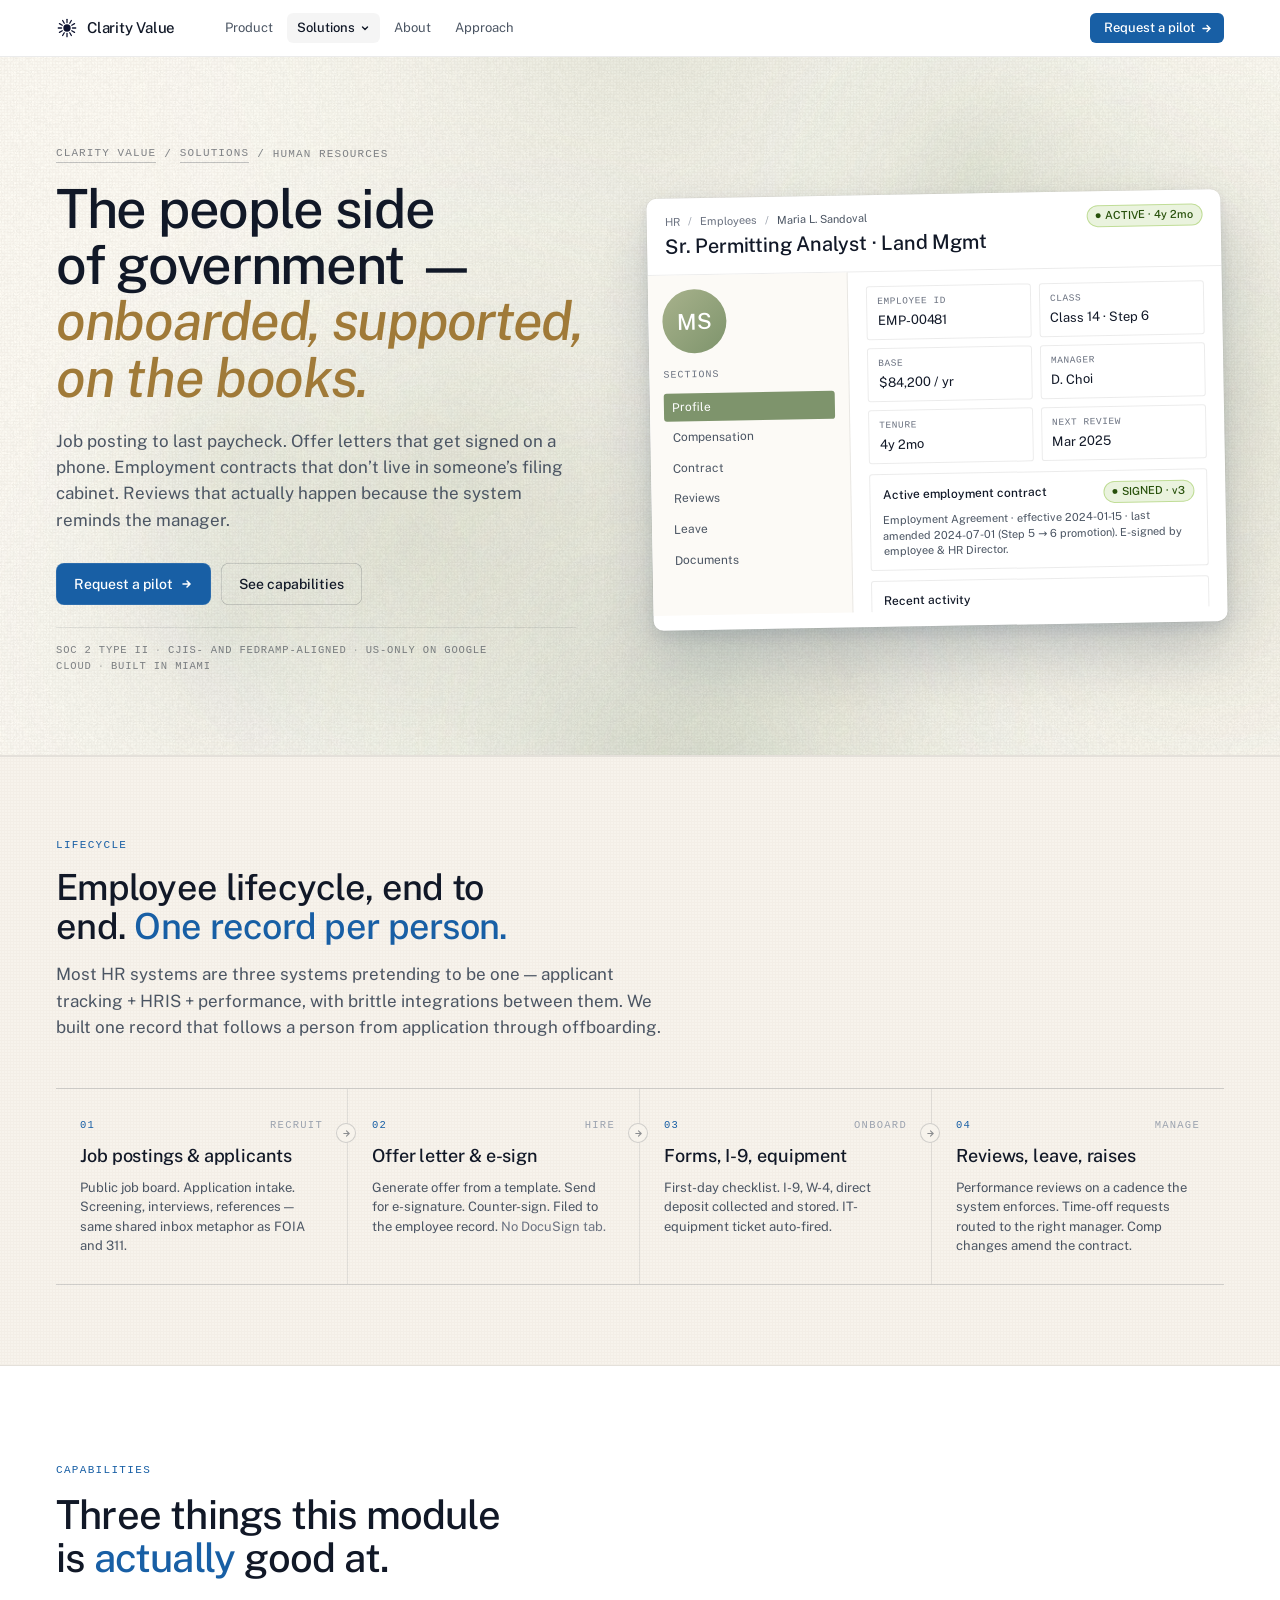
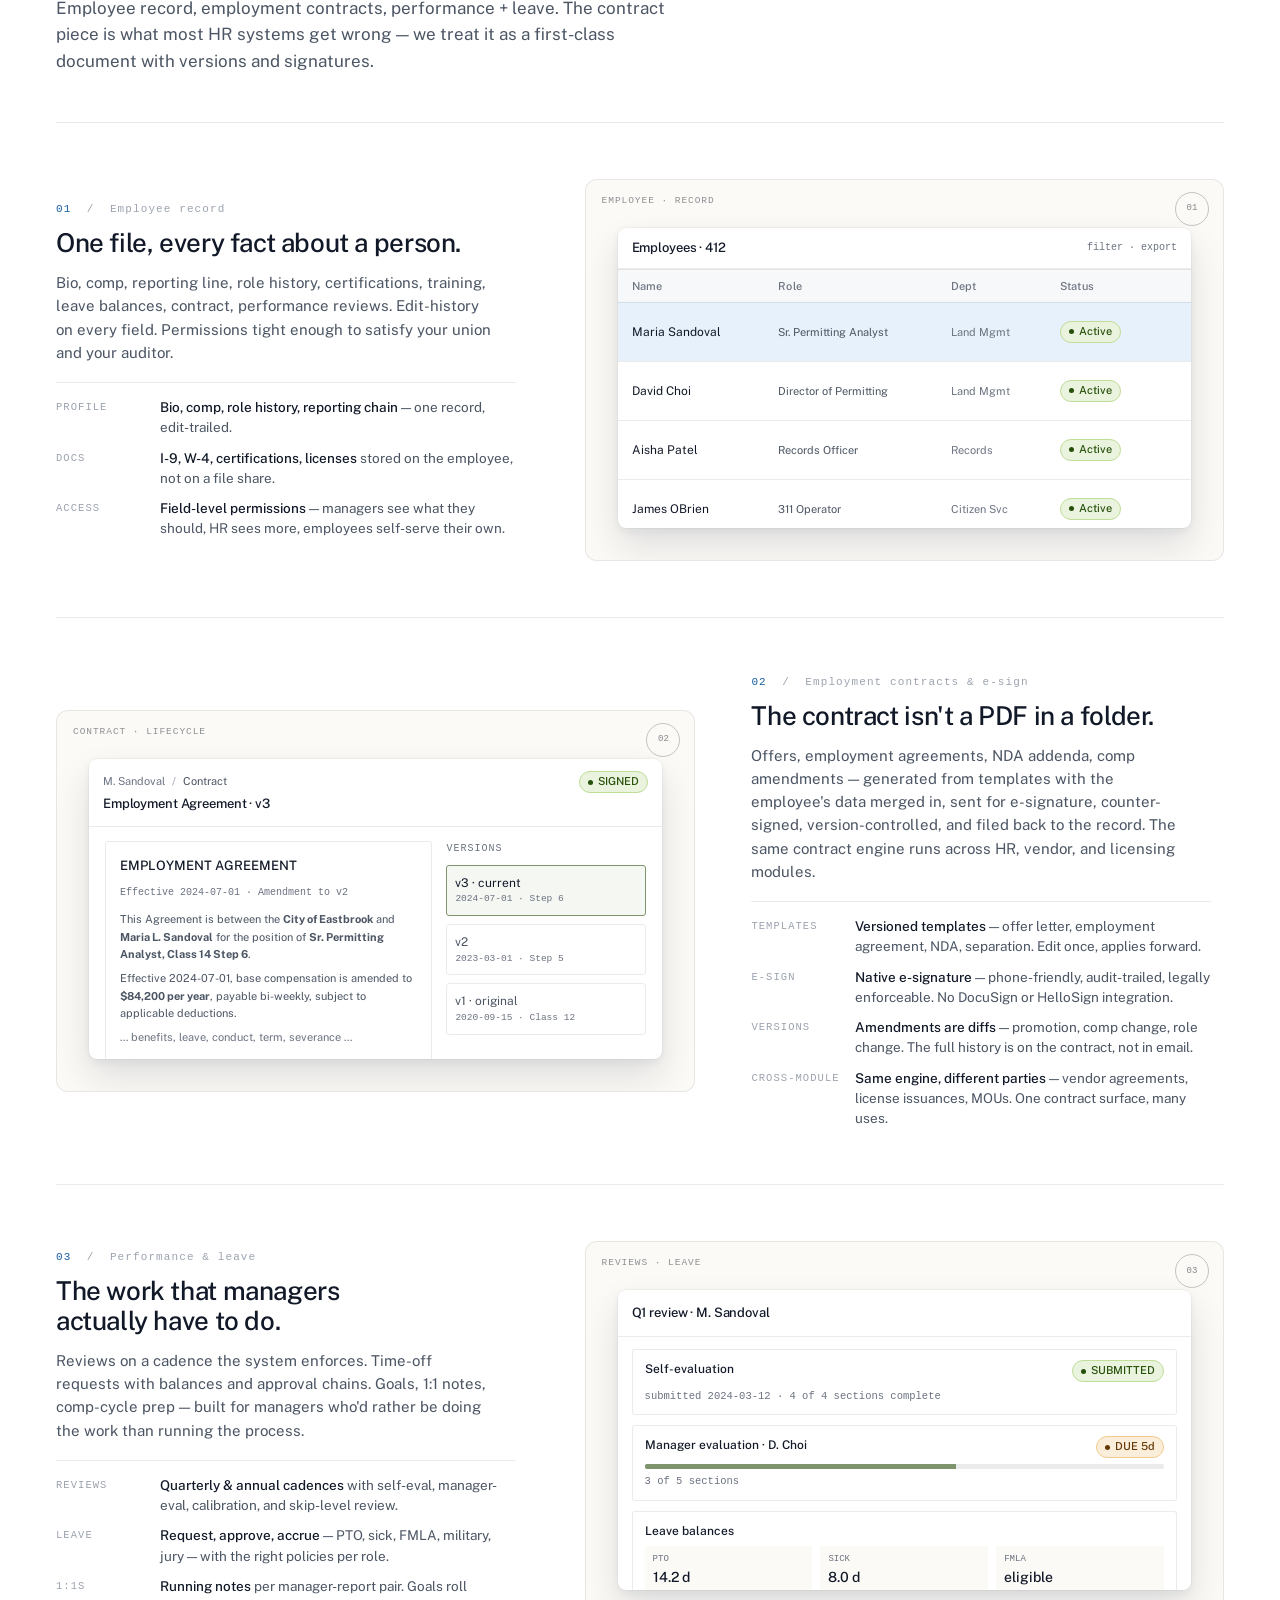
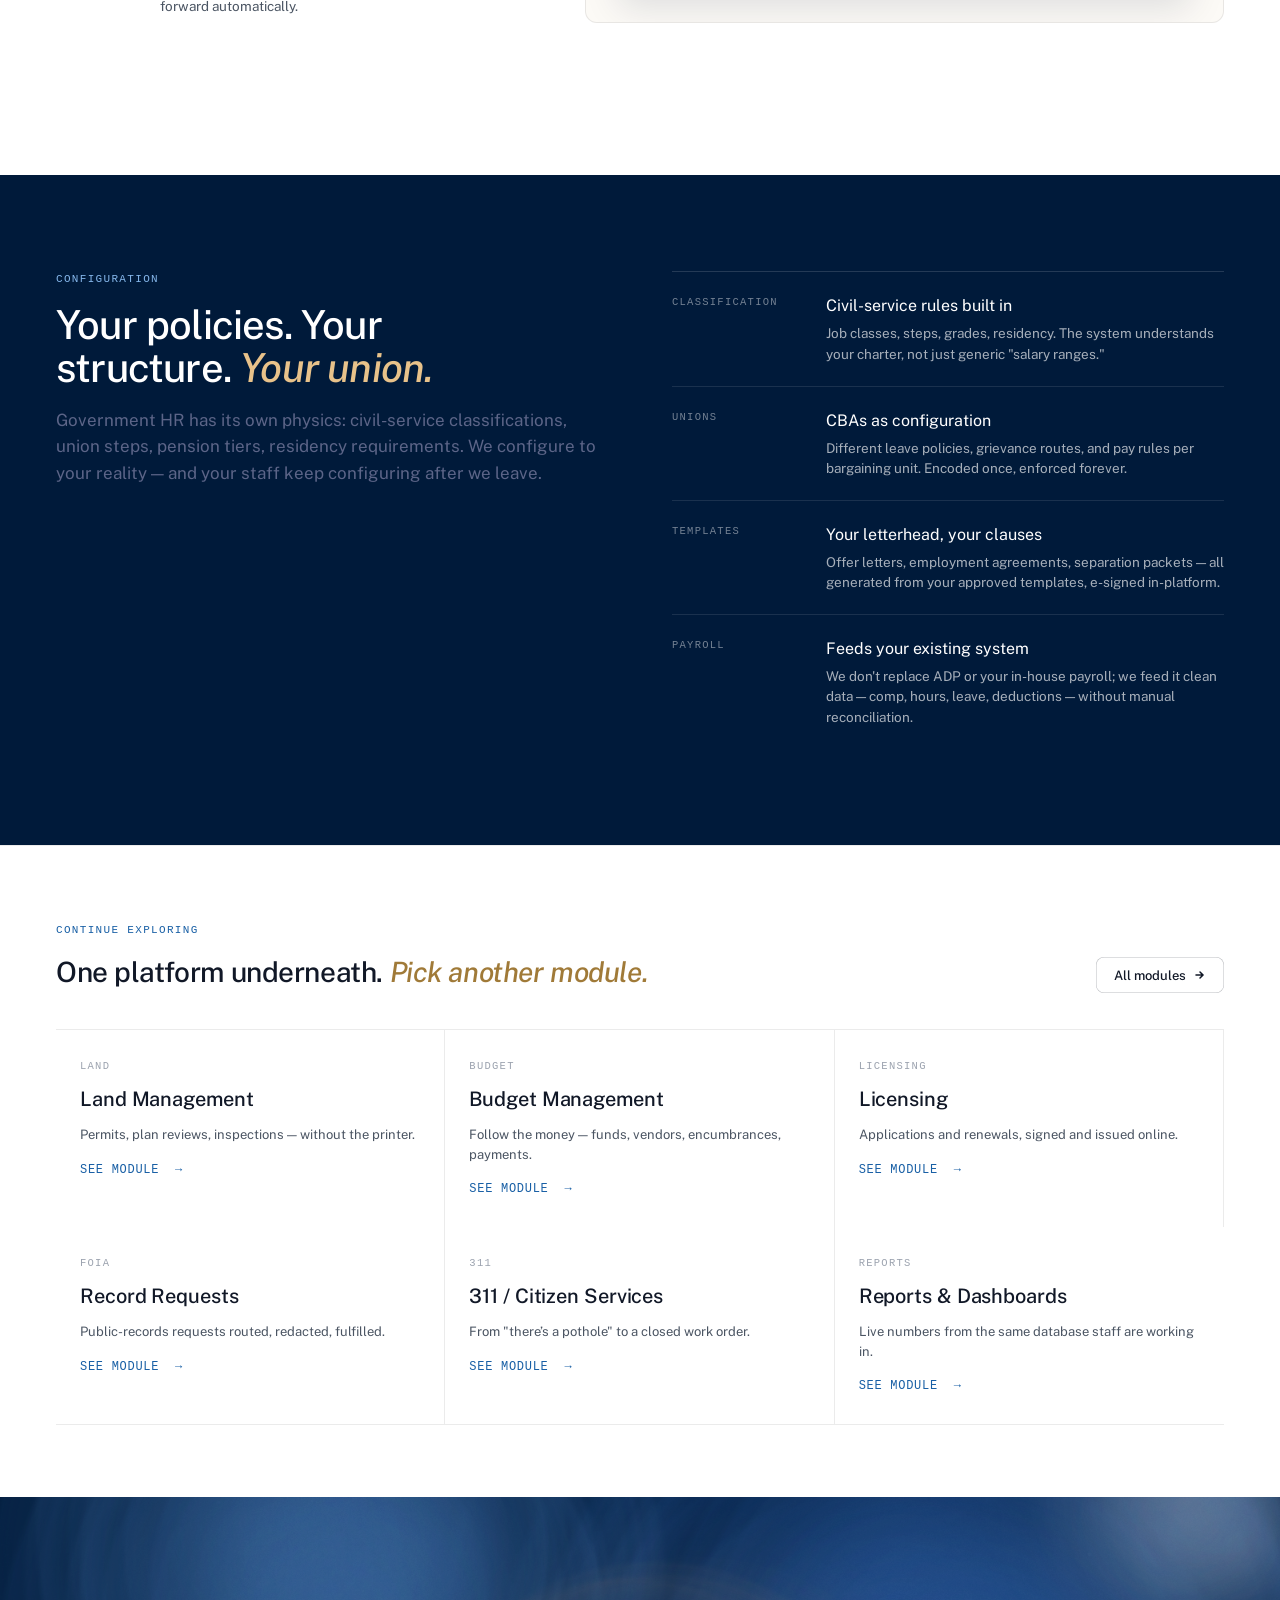
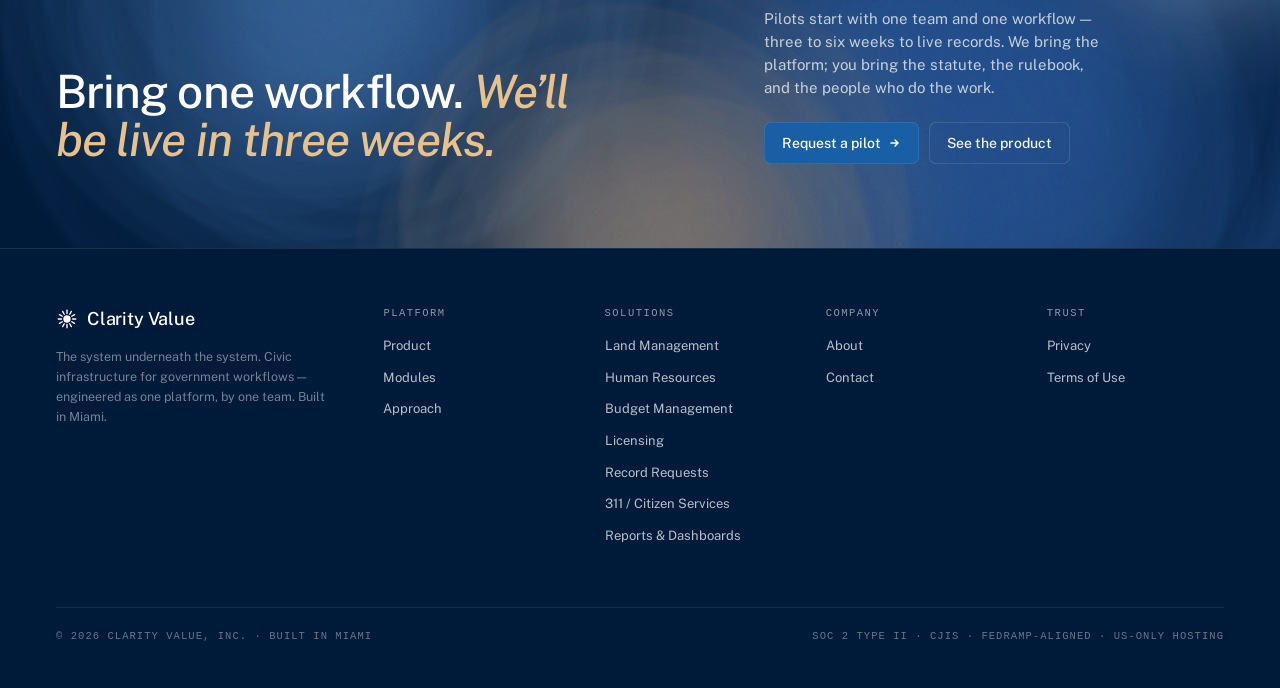
<file: human-resources.html>
<!doctype html>
<html lang="en" data-cm-module="hr">
<head>
<meta charset="utf-8" />
<meta name="viewport" content="width=device-width,initial-scale=1" />
<link rel="icon" href="/favicon.ico" sizes="any" />
<link rel="icon" type="image/png" sizes="32x32" href="/icon-32.png" />
<link rel="apple-touch-icon" href="/apple-touch-icon.png" />
<link rel="manifest" href="/site.webmanifest" />
<meta name="theme-color" content="#0F1430" />
<link rel="canonical" href="https://clarityvalue.co/human-resources" />
<title>Human Resources — Clarity Value</title>
<meta name="description" content="Onboarding, employment contracts, the people-side of government. The same record from job posting to last paycheck." />
<meta property="og:type" content="website" />
<meta property="og:site_name" content="Clarity Value" />
<meta property="og:url" content="https://clarityvalue.co/human-resources" />
<meta property="og:title" content="Human Resources — Clarity Value" />
<meta property="og:description" content="Onboarding, employment contracts, the people-side of government." />
<meta property="og:image" content="https://clarityvalue.co/art/og-image.png?v=2" />
<meta property="og:image:width" content="1200" />
<meta property="og:image:height" content="630" />
<meta name="twitter:card" content="summary_large_image" />
<meta name="twitter:title" content="Human Resources — Clarity Value" />
<meta name="twitter:description" content="Onboarding, contracts, the people-side of government." />
<meta name="twitter:image" content="https://clarityvalue.co/art/og-image.png?v=2" />

<link rel="stylesheet" href="tokens/colors.css?v=2" />
<link rel="stylesheet" href="tokens/typography.css?v=2" />
<link rel="stylesheet" href="tokens/density.css?v=2" />
<link rel="stylesheet" href="tokens/components-controls.css?v=2" />
<link rel="stylesheet" href="tokens/components-display.css?v=2" />
<link rel="stylesheet" href="tokens/components-shell.css?v=2" />
<link rel="stylesheet" href="module-shell.css?v=3" />
<!-- Google Analytics -->
<script async src="https://www.googletagmanager.com/gtag/js?id=G-91MDWR08NJ"></script>
<script>
  window.dataLayer = window.dataLayer || [];
  function gtag(){dataLayer.push(arguments);}
  gtag('js', new Date());
  gtag('config', 'G-91MDWR08NJ');
</script>
</head>
<body>

<div data-cm-slot="nav"></div>

<main>

  <section class="cm-mhero cm-mhero--hr">
    <div class="cm-mhero-row">
      <div>
        <div class="cm-mhero-crumb">
          <a href="/">Clarity Value</a><span>/</span>
          <a href="/#modules">Solutions</a><span>/</span>
          <span>Human Resources</span>
        </div>
        <h1>The people side of government &mdash; <em class="cm-script">onboarded, supported, on the books.</em></h1>
        <p class="cm-mhero-lede">Job posting to last paycheck. Offer letters that get signed on a phone. Employment contracts that don&rsquo;t live in someone&rsquo;s filing cabinet. Reviews that actually happen because the system reminds the manager.</p>
        <div class="cm-mhero-ctas">
          <a class="cm-btn cm-btn--primary" href="/contacts">Request a pilot
            <svg viewBox="0 0 12 12" fill="none"><path d="M2 6h7M6 3l3 3-3 3" stroke="currentColor" stroke-width="1.5" stroke-linecap="round"/></svg>
          </a>
          <a class="cm-btn cm-btn--ghost" href="#capabilities">See capabilities</a>
        </div>
        <div class="cm-mhero-trust">SOC 2 Type II<span class="sep">&middot;</span>CJIS- and FedRAMP-aligned<span class="sep">&middot;</span>US-only on Google Cloud<span class="sep">&middot;</span>Built in Miami</div>
      </div>
      <div class="cm-mhero-art">
        <div class="cm-mhero-surface" id="hero-surface" style="left:0;right:0;top:14px;bottom:14px;transform:rotate(-1deg)"></div>
      </div>
    </div>
  </section>

  <section class="cm-sec cm-sec--paper" style="padding:80px 0">
    <div class="cm-wrap">
      <div class="cm-sec-head">
        <span class="cm-eyebrow cm-eyebrow--blue cm-sec-eyebrow">Lifecycle</span>
        <h2 class="cm-sec-h2" style="font-size:36px">Employee lifecycle, end to end. <em>One record per person.</em></h2>
        <p class="cm-sec-sub">Most HR systems are three systems pretending to be one — applicant tracking + HRIS + performance, with brittle integrations between them. We built one record that follows a person from application through offboarding.</p>
      </div>
      <div class="cm-flow">
        <div class="cm-flow-step">
          <div class="cm-flow-k"><strong>01</strong><span>Recruit</span></div>
          <h4 class="cm-flow-h">Job postings &amp; applicants</h4>
          <p class="cm-flow-b">Public job board. Application intake. Screening, interviews, references — same shared inbox metaphor as FOIA and 311.</p>
          <div class="cm-flow-arrow"><svg viewBox="0 0 10 10" width="9" height="9" fill="none"><path d="M2 5h6M5 2l3 3-3 3" stroke="currentColor" stroke-width="1.2" stroke-linecap="round"/></svg></div>
        </div>
        <div class="cm-flow-step">
          <div class="cm-flow-k"><strong>02</strong><span>Hire</span></div>
          <h4 class="cm-flow-h">Offer letter &amp; e-sign</h4>
          <p class="cm-flow-b">Generate offer from a template. Send for e-signature. Counter-sign. Filed to the employee record. <span style="color:var(--cv-text-tertiary)">No DocuSign tab.</span></p>
          <div class="cm-flow-arrow"><svg viewBox="0 0 10 10" width="9" height="9" fill="none"><path d="M2 5h6M5 2l3 3-3 3" stroke="currentColor" stroke-width="1.2" stroke-linecap="round"/></svg></div>
        </div>
        <div class="cm-flow-step">
          <div class="cm-flow-k"><strong>03</strong><span>Onboard</span></div>
          <h4 class="cm-flow-h">Forms, I-9, equipment</h4>
          <p class="cm-flow-b">First-day checklist. I-9, W-4, direct deposit collected and stored. IT-equipment ticket auto-fired.</p>
          <div class="cm-flow-arrow"><svg viewBox="0 0 10 10" width="9" height="9" fill="none"><path d="M2 5h6M5 2l3 3-3 3" stroke="currentColor" stroke-width="1.2" stroke-linecap="round"/></svg></div>
        </div>
        <div class="cm-flow-step">
          <div class="cm-flow-k"><strong>04</strong><span>Manage</span></div>
          <h4 class="cm-flow-h">Reviews, leave, raises</h4>
          <p class="cm-flow-b">Performance reviews on a cadence the system enforces. Time-off requests routed to the right manager. Comp changes amend the contract.</p>
        </div>
      </div>
    </div>
  </section>

  <section class="cm-sec" id="capabilities">
    <div class="cm-wrap">
      <div class="cm-sec-head">
        <span class="cm-eyebrow cm-eyebrow--blue cm-sec-eyebrow">Capabilities</span>
        <h2 class="cm-sec-h2">Three things this module is <em>actually</em> good at.</h2>
        <p class="cm-sec-sub">Employee record, employment contracts, performance + leave. The contract piece is what most HR systems get wrong — we treat it as a first-class document with versions and signatures.</p>
      </div>

      <div class="cm-cap-row" style="margin-top:48px">
        <div class="cm-cap-copy">
          <div class="cm-cap-num"><strong>01</strong> &nbsp;/&nbsp; Employee record</div>
          <h3 class="cm-cap-h3">One file, every fact about a person.</h3>
          <p class="cm-cap-lede">Bio, comp, reporting line, role history, certifications, training, leave balances, contract, performance reviews. Edit-history on every field. Permissions tight enough to satisfy your union and your auditor.</p>
          <ul class="cm-cap-bullets">
            <li><span class="cm-feat-k">Profile</span><span><b>Bio, comp, role history, reporting chain</b> — one record, edit-trailed.</span></li>
            <li><span class="cm-feat-k">Docs</span><span><b>I-9, W-4, certifications, licenses</b> stored on the employee, not on a file share.</span></li>
            <li><span class="cm-feat-k">Access</span><span><b>Field-level permissions</b> — managers see what they should, HR sees more, employees self-serve their own.</span></li>
          </ul>
        </div>
        <div class="cm-cap-art">
          <span class="cm-cap-art-spec">EMPLOYEE · RECORD</span>
          <span class="cm-cap-art-mark">01</span>
          <div class="cm-cap-art-surface" id="cap1-surface"></div>
        </div>
      </div>

      <div class="cm-cap-row cm-cap-row--reverse">
        <div class="cm-cap-art">
          <span class="cm-cap-art-spec">CONTRACT · LIFECYCLE</span>
          <span class="cm-cap-art-mark">02</span>
          <div class="cm-cap-art-surface" id="cap2-surface"></div>
        </div>
        <div class="cm-cap-copy">
          <div class="cm-cap-num"><strong>02</strong> &nbsp;/&nbsp; Employment contracts &amp; e-sign</div>
          <h3 class="cm-cap-h3">The contract isn't a PDF in a folder.</h3>
          <p class="cm-cap-lede">Offers, employment agreements, NDA addenda, comp amendments — generated from templates with the employee's data merged in, sent for e-signature, counter-signed, version-controlled, and filed back to the record. The same contract engine runs across HR, vendor, and licensing modules.</p>
          <ul class="cm-cap-bullets">
            <li><span class="cm-feat-k">Templates</span><span><b>Versioned templates</b> — offer letter, employment agreement, NDA, separation. Edit once, applies forward.</span></li>
            <li><span class="cm-feat-k">E-sign</span><span><b>Native e-signature</b> — phone-friendly, audit-trailed, legally enforceable. No DocuSign or HelloSign integration.</span></li>
            <li><span class="cm-feat-k">Versions</span><span><b>Amendments are diffs</b> — promotion, comp change, role change. The full history is on the contract, not in email.</span></li>
            <li><span class="cm-feat-k">Cross-module</span><span><b>Same engine, different parties</b> — vendor agreements, license issuances, MOUs. One contract surface, many uses.</span></li>
          </ul>
        </div>
      </div>

      <div class="cm-cap-row">
        <div class="cm-cap-copy">
          <div class="cm-cap-num"><strong>03</strong> &nbsp;/&nbsp; Performance &amp; leave</div>
          <h3 class="cm-cap-h3">The work that managers actually have to do.</h3>
          <p class="cm-cap-lede">Reviews on a cadence the system enforces. Time-off requests with balances and approval chains. Goals, 1:1 notes, comp-cycle prep — built for managers who'd rather be doing the work than running the process.</p>
          <ul class="cm-cap-bullets">
            <li><span class="cm-feat-k">Reviews</span><span><b>Quarterly &amp; annual cadences</b> with self-eval, manager-eval, calibration, and skip-level review.</span></li>
            <li><span class="cm-feat-k">Leave</span><span><b>Request, approve, accrue</b> — PTO, sick, FMLA, military, jury — with the right policies per role.</span></li>
            <li><span class="cm-feat-k">1:1s</span><span><b>Running notes</b> per manager-report pair. Goals roll forward automatically.</span></li>
          </ul>
        </div>
        <div class="cm-cap-art">
          <span class="cm-cap-art-spec">REVIEWS · LEAVE</span>
          <span class="cm-cap-art-mark">03</span>
          <div class="cm-cap-art-surface" id="cap3-surface"></div>
        </div>
      </div>
    </div>
  </section>

  <section class="cm-sec cm-sec--dark">
    <div class="cm-wrap">
      <div style="display:grid;grid-template-columns:1fr 1fr;gap:64px;align-items:start">
        <div>
          <span class="cm-eyebrow cm-eyebrow--blue cm-sec-eyebrow" style="color:#85B7EB">Configuration</span>
          <h2 class="cm-sec-h2">Your policies. Your structure. <em class="cm-script">Your union.</em></h2>
          <p class="cm-sec-sub" style="margin-top:18px">Government HR has its own physics: civil-service classifications, union steps, pension tiers, residency requirements. We configure to your reality — and your staff keep configuring after we leave.</p>
        </div>
        <div style="display:flex;flex-direction:column;border-top:0.5px solid rgba(255,255,255,0.14)">
          <div style="padding:22px 0;border-bottom:0.5px solid rgba(255,255,255,0.10);display:grid;grid-template-columns:130px 1fr;gap:24px"><span style="font-family:var(--cv-font-mono);font-size:10.5px;letter-spacing:0.12em;text-transform:uppercase;color:rgba(255,255,255,0.45)">Classification</span><div><div style="color:#fff;font-family:var(--cv-font-display);font-size:16px;margin-bottom:4px">Civil-service rules built in</div><div style="font-size:13.5px;line-height:1.5;color:rgba(255,255,255,0.65)">Job classes, steps, grades, residency. The system understands your charter, not just generic "salary ranges."</div></div></div>
          <div style="padding:22px 0;border-bottom:0.5px solid rgba(255,255,255,0.10);display:grid;grid-template-columns:130px 1fr;gap:24px"><span style="font-family:var(--cv-font-mono);font-size:10.5px;letter-spacing:0.12em;text-transform:uppercase;color:rgba(255,255,255,0.45)">Unions</span><div><div style="color:#fff;font-family:var(--cv-font-display);font-size:16px;margin-bottom:4px">CBAs as configuration</div><div style="font-size:13.5px;line-height:1.5;color:rgba(255,255,255,0.65)">Different leave policies, grievance routes, and pay rules per bargaining unit. Encoded once, enforced forever.</div></div></div>
          <div style="padding:22px 0;border-bottom:0.5px solid rgba(255,255,255,0.10);display:grid;grid-template-columns:130px 1fr;gap:24px"><span style="font-family:var(--cv-font-mono);font-size:10.5px;letter-spacing:0.12em;text-transform:uppercase;color:rgba(255,255,255,0.45)">Templates</span><div><div style="color:#fff;font-family:var(--cv-font-display);font-size:16px;margin-bottom:4px">Your letterhead, your clauses</div><div style="font-size:13.5px;line-height:1.5;color:rgba(255,255,255,0.65)">Offer letters, employment agreements, separation packets — all generated from your approved templates, e-signed in-platform.</div></div></div>
          <div style="padding:22px 0;display:grid;grid-template-columns:130px 1fr;gap:24px"><span style="font-family:var(--cv-font-mono);font-size:10.5px;letter-spacing:0.12em;text-transform:uppercase;color:rgba(255,255,255,0.45)">Payroll</span><div><div style="color:#fff;font-family:var(--cv-font-display);font-size:16px;margin-bottom:4px">Feeds your existing system</div><div style="font-size:13.5px;line-height:1.5;color:rgba(255,255,255,0.65)">We don't replace ADP or your in-house payroll; we feed it clean data — comp, hours, leave, deductions — without manual reconciliation.</div></div></div>
        </div>
      </div>
    </div>
  </section>

  <div data-cm-slot="xlinks"></div>
  <div data-cm-slot="cta"></div>
</main>
<div data-cm-slot="footer"></div>

<script src="module-shell.js?v=4"></script>

<script>
/* Hero — employee record */
(function(){
  const el = document.getElementById('hero-surface');
  if (!el) return;
  el.innerHTML = `
    <div style="padding:14px 18px;border-bottom:0.5px solid var(--cv-line-hairline);display:flex;align-items:baseline;justify-content:space-between">
      <div><div class="cv-breadcrumb" style="margin-bottom:4px">HR <span style="color:var(--cv-text-muted);margin:0 5px">/</span> Employees <span style="color:var(--cv-text-muted);margin:0 5px">/</span> <span style="color:var(--cv-text-secondary)">Maria L. Sandoval</span></div><span class="cv-page-title">Sr. Permitting Analyst · Land Mgmt</span></div>
      <span class="cv-pill cv-pill--green">ACTIVE · 4y 2mo</span>
    </div>
    <div style="display:grid;grid-template-columns:200px 1fr;height:340px">
      <aside style="border-right:0.5px solid var(--cv-line-hairline);padding:14px;background:#FCFAF6;display:flex;flex-direction:column;gap:10px">
        <div style="width:64px;height:64px;border-radius:50%;background:linear-gradient(135deg,#A8B28C,#7E946C);display:flex;align-items:center;justify-content:center;color:#fff;font-family:var(--cv-font-display);font-size:22px;font-weight:500">MS</div>
        <div style="font-family:var(--cv-font-mono);font-size:10px;letter-spacing:0.10em;color:var(--cv-text-tertiary);text-transform:uppercase;margin-top:4px">Sections</div>
        <div style="display:flex;flex-direction:column;gap:2px;font-size:12px">
          <span style="padding:5px 8px;background:#7E946C;color:#fff;border-radius:3px">Profile</span>
          <span style="padding:5px 8px;color:var(--cv-text-secondary)">Compensation</span>
          <span style="padding:5px 8px;color:var(--cv-text-secondary)">Contract</span>
          <span style="padding:5px 8px;color:var(--cv-text-secondary)">Reviews</span>
          <span style="padding:5px 8px;color:var(--cv-text-secondary)">Leave</span>
          <span style="padding:5px 8px;color:var(--cv-text-secondary)">Documents</span>
        </div>
      </aside>
      <div style="padding:14px 18px;display:flex;flex-direction:column;gap:10px;overflow:hidden">
        <div style="display:grid;grid-template-columns:1fr 1fr;gap:8px">
          ${[
            {k:'EMPLOYEE ID',v:'EMP-00481'},
            {k:'CLASS',v:'Class 14 · Step 6'},
            {k:'BASE',v:'$84,200 / yr'},
            {k:'MANAGER',v:'D. Choi'},
            {k:'TENURE',v:'4y 2mo'},
            {k:'NEXT REVIEW',v:'Mar 2025'},
          ].map(t=>`<div style="padding:8px 10px;border:0.5px solid var(--cv-line-hairline);border-radius:3px"><div style="font-family:var(--cv-font-mono);font-size:9.5px;letter-spacing:0.06em;color:var(--cv-text-tertiary)">${t.k}</div><div style="font-family:var(--cv-font-display);font-size:13px;color:var(--cv-text-primary);margin-top:1px">${t.v}</div></div>`).join('')}
        </div>
        <div style="border:0.5px solid var(--cv-line-hairline);border-radius:3px;padding:10px 12px;background:#fff">
          <div style="display:flex;justify-content:space-between;align-items:center;margin-bottom:6px"><div style="font-family:var(--cv-font-display);font-size:12px;color:var(--cv-text-primary);font-weight:500">Active employment contract</div><span class="cv-pill cv-pill--green">SIGNED · v3</span></div>
          <div style="font-size:11px;color:var(--cv-text-secondary);line-height:1.45">Employment Agreement · effective 2024-01-15 · last amended 2024-07-01 (Step 5 → 6 promotion). E-signed by employee &amp; HR Director.</div>
        </div>
        <div style="border:0.5px solid var(--cv-line-hairline);border-radius:3px;padding:10px 12px;background:#fff">
          <div style="font-family:var(--cv-font-display);font-size:12px;color:var(--cv-text-primary);font-weight:500;margin-bottom:5px">Recent activity</div>
          <div style="display:flex;flex-direction:column;gap:3px;font-size:11px;color:var(--cv-text-secondary)">
            <div>• Step promotion approved · 2024-07-01</div>
            <div>• Annual review submitted · 2024-03-12</div>
            <div>• Cert renewal: ICC permit tech · 2024-02-04</div>
          </div>
        </div>
      </div>
    </div>
  `;
})();

/* Cap 1 — record list */
(function(){
  const el = document.getElementById('cap1-surface');
  if (!el) return;
  const rows = [
    {n:'Maria Sandoval',r:'Sr. Permitting Analyst',d:'Land Mgmt',s:'Active',c:'green'},
    {n:'David Choi',r:'Director of Permitting',d:'Land Mgmt',s:'Active',c:'green'},
    {n:'Aisha Patel',r:'Records Officer',d:'Records',s:'Active',c:'green'},
    {n:'James OBrien',r:'311 Operator',d:'Citizen Svc',s:'Active',c:'green'},
    {n:'Linda Vargas',r:'HR Generalist',d:'HR',s:'Onboarding',c:'amber'},
    {n:'Kevin Park',r:'Plan Reviewer II',d:'Land Mgmt',s:'On leave',c:'amber'},
    {n:'Tara Liu',r:'Inspector',d:'Land Mgmt',s:'Active',c:'green'},
  ];
  el.innerHTML = `
    <div style="padding:12px 14px;border-bottom:0.5px solid var(--cv-line-hairline);display:flex;justify-content:space-between;align-items:center"><span class="cv-page-title" style="font-size:13px">Employees · 412</span><span style="font-family:var(--cv-font-mono);font-size:10px;color:var(--cv-text-tertiary)">filter · export</span></div>
    <table class="cv-tbl" style="width:100%">
      <thead><tr><th>Name</th><th>Role</th><th>Dept</th><th>Status</th></tr></thead>
      <tbody>
        ${rows.map((r,i)=>`<tr${i===0?' class="is-selected"':''}><td><span style="font-size:12px;color:var(--cv-text-primary)">${r.n}</span></td><td><span style="font-size:11px;color:var(--cv-text-secondary)">${r.r}</span></td><td><span style="font-size:11px;color:var(--cv-text-tertiary)">${r.d}</span></td><td><span class="cv-pill cv-pill--${r.c}">${r.s}</span></td></tr>`).join('')}
      </tbody>
    </table>
  `;
})();

/* Cap 2 — contract w/ e-sign */
(function(){
  const el = document.getElementById('cap2-surface');
  if (!el) return;
  el.innerHTML = `
    <div style="padding:12px 14px;border-bottom:0.5px solid var(--cv-line-hairline);display:flex;justify-content:space-between;align-items:baseline">
      <div><div class="cv-breadcrumb" style="margin-bottom:3px">M. Sandoval <span style="color:var(--cv-text-muted);margin:0 4px">/</span> <span style="color:var(--cv-text-secondary)">Contract</span></div><span class="cv-page-title" style="font-size:13px">Employment Agreement · v3</span></div>
      <span class="cv-pill cv-pill--green">SIGNED</span>
    </div>
    <div style="padding:14px 16px;display:grid;grid-template-columns:1fr 200px;gap:14px">
      <div style="background:#fff;border:0.5px solid var(--cv-line-hairline);border-radius:3px;padding:14px;font-family:var(--cv-font-display);font-size:11px;line-height:1.6;color:var(--cv-text-secondary);position:relative;min-height:200px">
        <div style="font-size:13px;color:var(--cv-text-primary);font-weight:500;margin-bottom:8px">EMPLOYMENT AGREEMENT</div>
        <div style="color:var(--cv-text-tertiary);font-size:10px;font-family:var(--cv-font-mono);margin-bottom:10px">Effective 2024-07-01 · Amendment to v2</div>
        <p style="margin:0 0 6px">This Agreement is between the <b>City of Eastbrook</b> and <b>Maria L. Sandoval</b> for the position of <b>Sr. Permitting Analyst, Class 14 Step 6</b>.</p>
        <p style="margin:0 0 6px">Effective 2024-07-01, base compensation is amended to <b>$84,200 per year</b>, payable bi-weekly, subject to applicable deductions.</p>
        <p style="margin:0 0 6px;color:var(--cv-text-tertiary)">… benefits, leave, conduct, term, severance …</p>
        <div style="display:grid;grid-template-columns:1fr 1fr;gap:14px;margin-top:14px;padding-top:10px;border-top:0.5px solid var(--cv-line-hairline)">
          <div><div style="font-family:'Caveat',cursive;font-size:18px;color:#7E946C">Maria Sandoval</div><div style="font-family:var(--cv-font-mono);font-size:9px;color:var(--cv-text-tertiary);margin-top:2px">e-signed · 2024-06-28 09:14 EST</div></div>
          <div><div style="font-family:'Caveat',cursive;font-size:18px;color:#7E946C">L. Vargas</div><div style="font-family:var(--cv-font-mono);font-size:9px;color:var(--cv-text-tertiary);margin-top:2px">HR Director · 2024-06-28 11:02 EST</div></div>
        </div>
      </div>
      <div style="display:flex;flex-direction:column;gap:8px">
        <div style="font-family:var(--cv-font-mono);font-size:10px;letter-spacing:0.10em;color:var(--cv-text-tertiary);text-transform:uppercase">Versions</div>
        <div style="border:0.5px solid #7E946C;background:rgba(126,148,108,0.08);border-radius:3px;padding:8px"><div style="font-family:var(--cv-font-display);font-size:12px;color:var(--cv-text-primary)">v3 · current</div><div style="font-family:var(--cv-font-mono);font-size:9.5px;color:var(--cv-text-tertiary)">2024-07-01 · Step 6</div></div>
        <div style="border:0.5px solid var(--cv-line-hairline);border-radius:3px;padding:8px"><div style="font-family:var(--cv-font-display);font-size:12px;color:var(--cv-text-secondary)">v2</div><div style="font-family:var(--cv-font-mono);font-size:9.5px;color:var(--cv-text-tertiary)">2023-03-01 · Step 5</div></div>
        <div style="border:0.5px solid var(--cv-line-hairline);border-radius:3px;padding:8px"><div style="font-family:var(--cv-font-display);font-size:12px;color:var(--cv-text-secondary)">v1 · original</div><div style="font-family:var(--cv-font-mono);font-size:9.5px;color:var(--cv-text-tertiary)">2020-09-15 · Class 12</div></div>
        <div style="margin-top:auto;padding:8px;background:var(--cv-surface-card);border-radius:3px;font-size:10px;color:var(--cv-text-tertiary);font-family:var(--cv-font-mono);line-height:1.5">audit log · 12 events · viewable to HR + auditor</div>
      </div>
    </div>
  `;
})();

/* Cap 3 — review + leave */
(function(){
  const el = document.getElementById('cap3-surface');
  if (!el) return;
  el.innerHTML = `
    <div style="padding:12px 14px;border-bottom:0.5px solid var(--cv-line-hairline)"><span class="cv-page-title" style="font-size:13px">Q1 review · M. Sandoval</span></div>
    <div style="padding:12px 14px;display:flex;flex-direction:column;gap:10px">
      <div style="background:#fff;border:0.5px solid var(--cv-line-hairline);border-radius:3px;padding:10px 12px">
        <div style="display:flex;justify-content:space-between;margin-bottom:6px"><div style="font-family:var(--cv-font-display);font-size:12px;color:var(--cv-text-primary);font-weight:500">Self-evaluation</div><span class="cv-pill cv-pill--green">SUBMITTED</span></div>
        <div style="font-size:10.5px;color:var(--cv-text-tertiary);font-family:var(--cv-font-mono)">submitted 2024-03-12 · 4 of 4 sections complete</div>
      </div>
      <div style="background:#fff;border:0.5px solid var(--cv-line-hairline);border-radius:3px;padding:10px 12px">
        <div style="display:flex;justify-content:space-between;margin-bottom:6px"><div style="font-family:var(--cv-font-display);font-size:12px;color:var(--cv-text-primary);font-weight:500">Manager evaluation · D. Choi</div><span class="cv-pill cv-pill--amber">DUE 5d</span></div>
        <div style="height:5px;background:var(--cv-line-hairline);border-radius:2px;overflow:hidden"><div style="width:60%;height:100%;background:#7E946C"></div></div>
        <div style="font-size:10.5px;color:var(--cv-text-tertiary);margin-top:4px;font-family:var(--cv-font-mono)">3 of 5 sections</div>
      </div>
      <div style="background:#fff;border:0.5px solid var(--cv-line-hairline);border-radius:3px;padding:10px 12px">
        <div style="font-family:var(--cv-font-display);font-size:12px;color:var(--cv-text-primary);font-weight:500;margin-bottom:6px">Leave balances</div>
        <div style="display:grid;grid-template-columns:repeat(3,1fr);gap:8px">
          ${[{l:'PTO',v:'14.2 d',c:'green'},{l:'Sick',v:'8.0 d',c:'green'},{l:'FMLA',v:'eligible',c:'blue'}].map(b=>`<div style="padding:7px 8px;background:#FCFAF6;border-radius:3px"><div style="font-family:var(--cv-font-mono);font-size:9px;color:var(--cv-text-tertiary)">${b.l.toUpperCase()}</div><div style="font-family:var(--cv-font-display);font-size:14px;color:var(--cv-text-primary);font-weight:500">${b.v}</div></div>`).join('')}
        </div>
      </div>
    </div>
  `;
})();
</script>
</body>
</html>
</file>
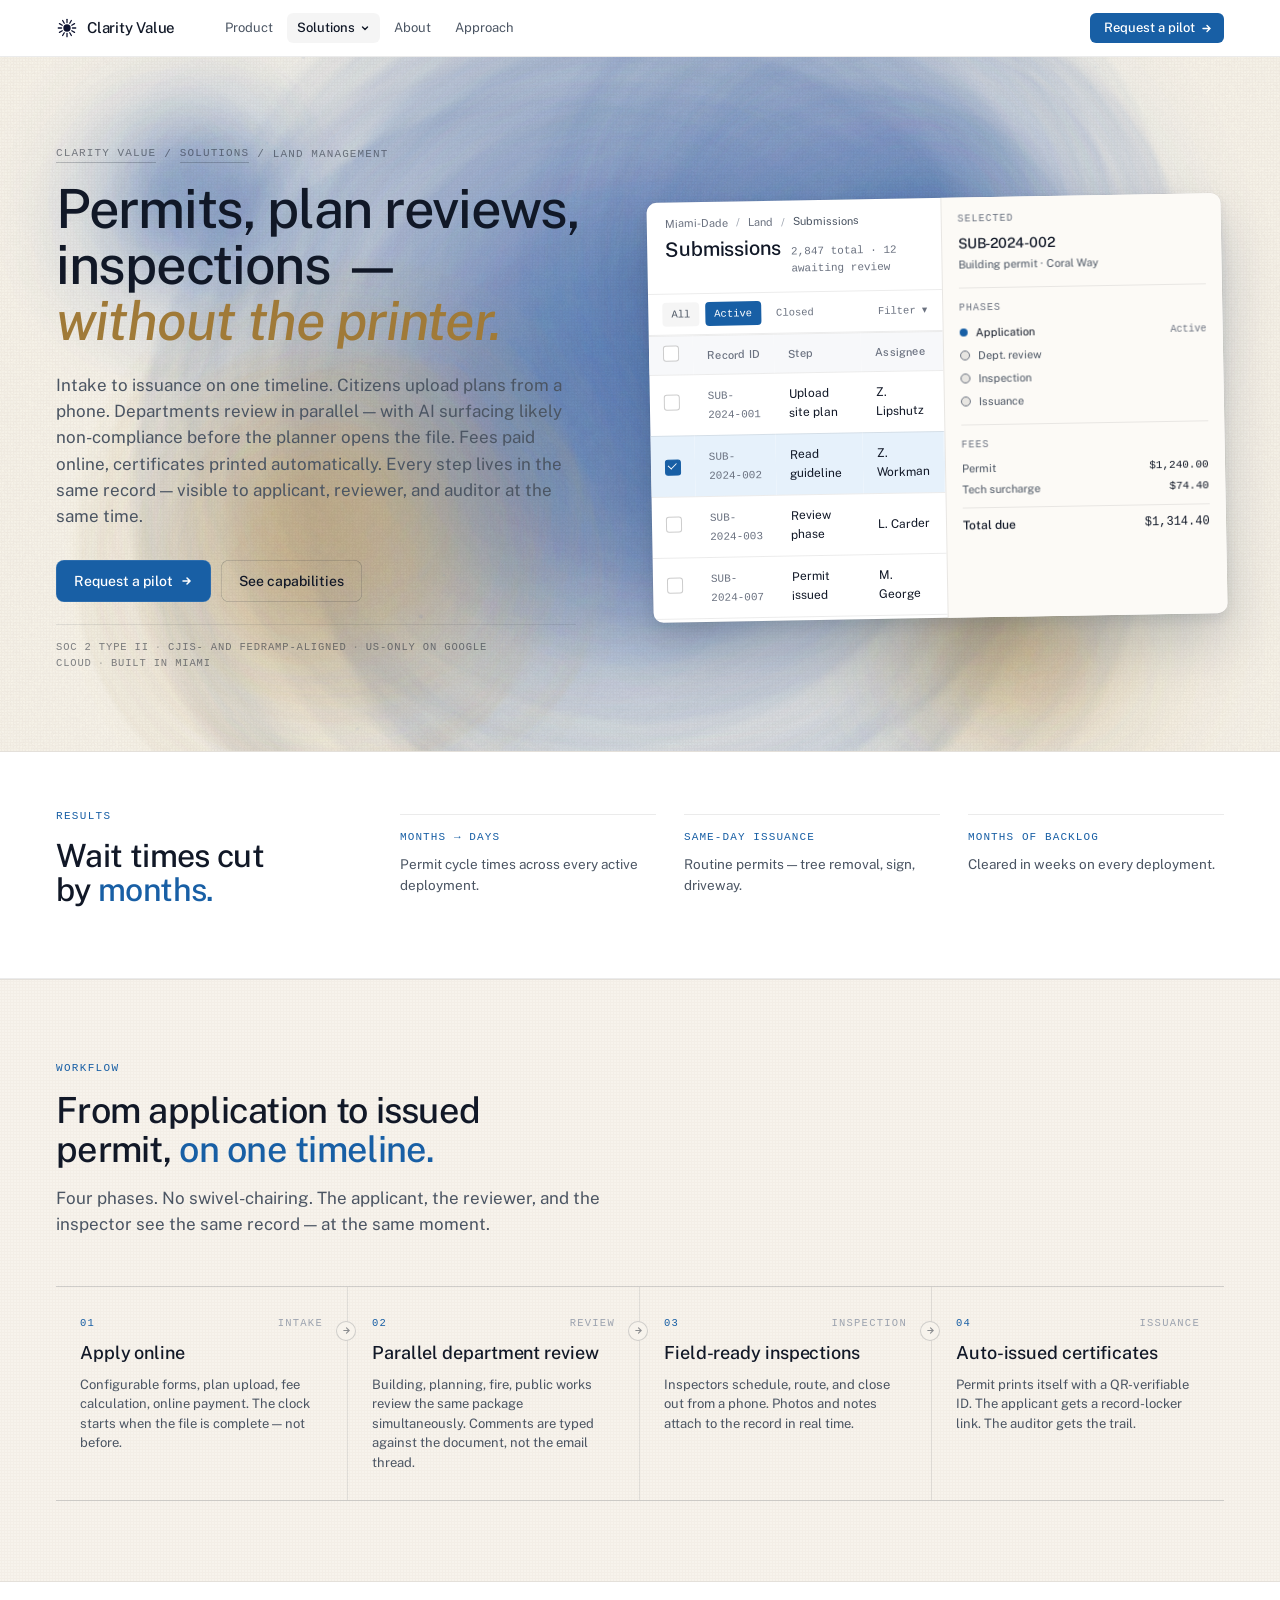
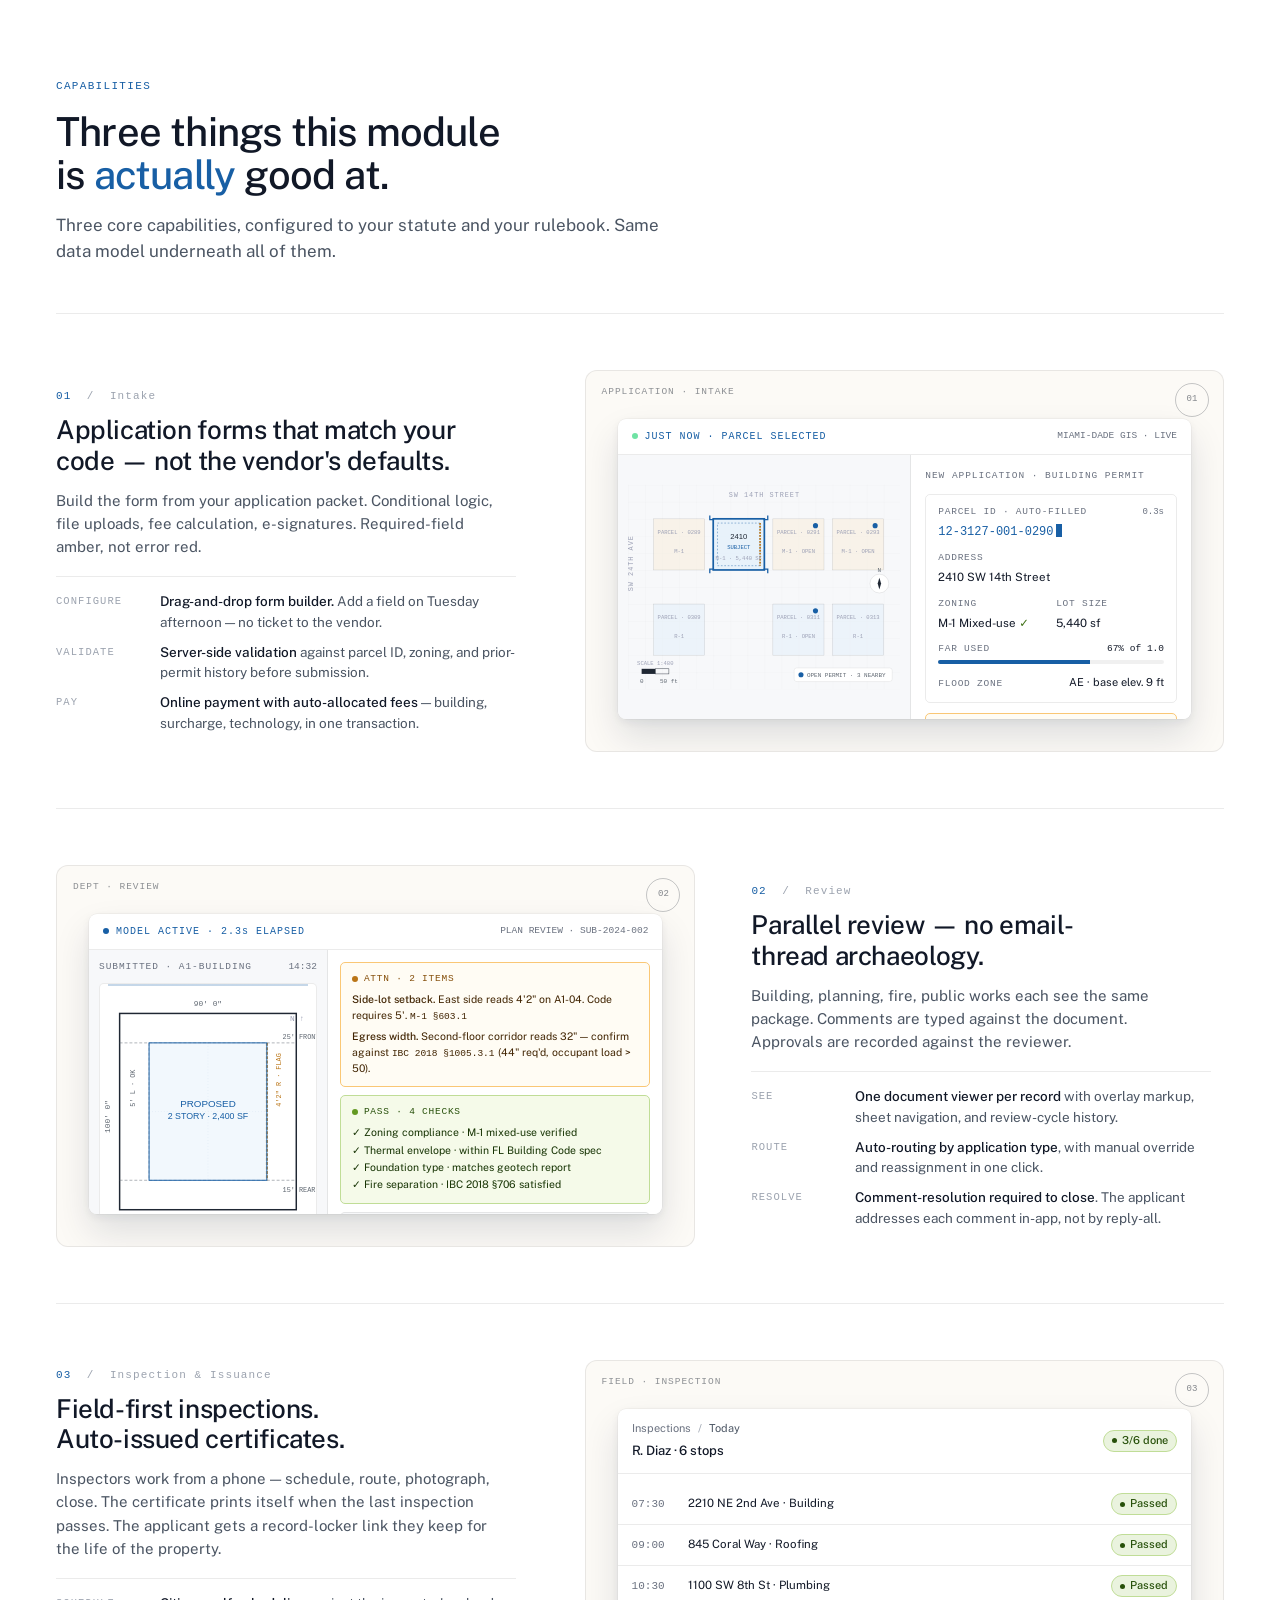
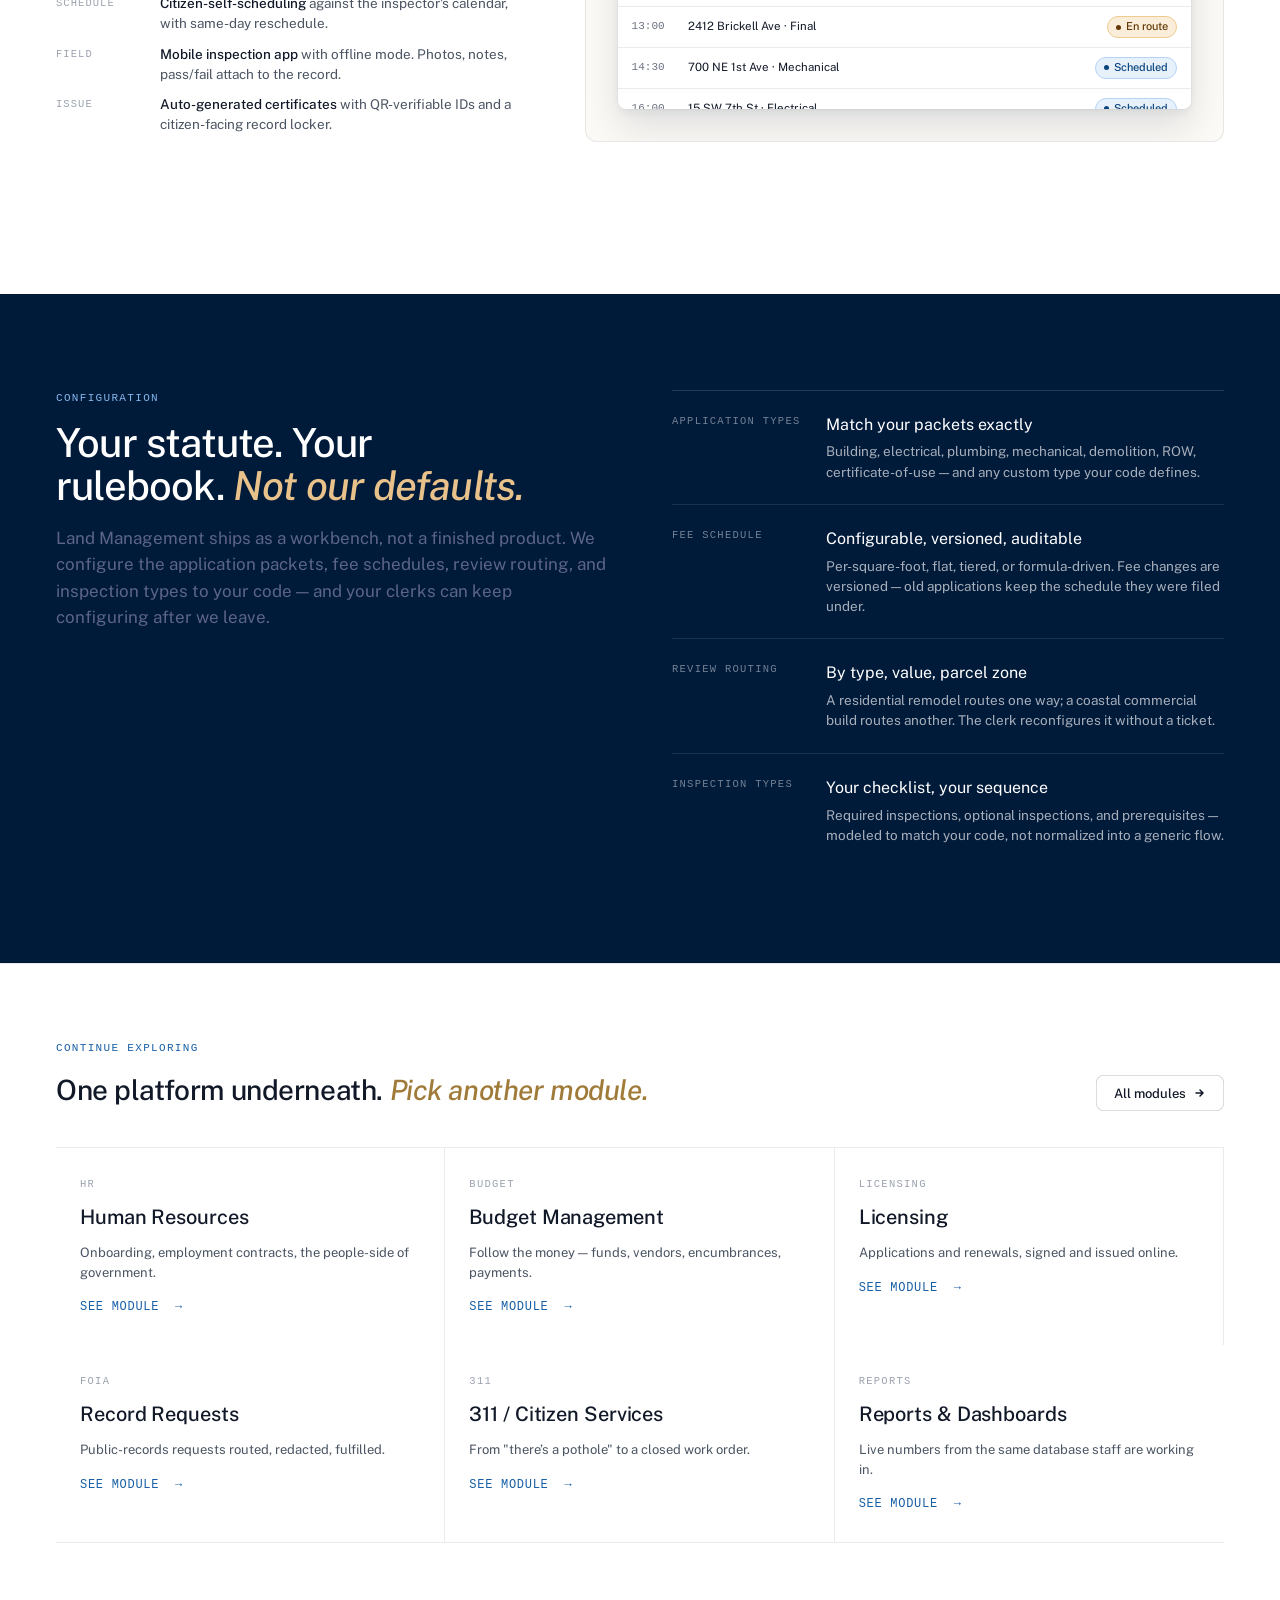
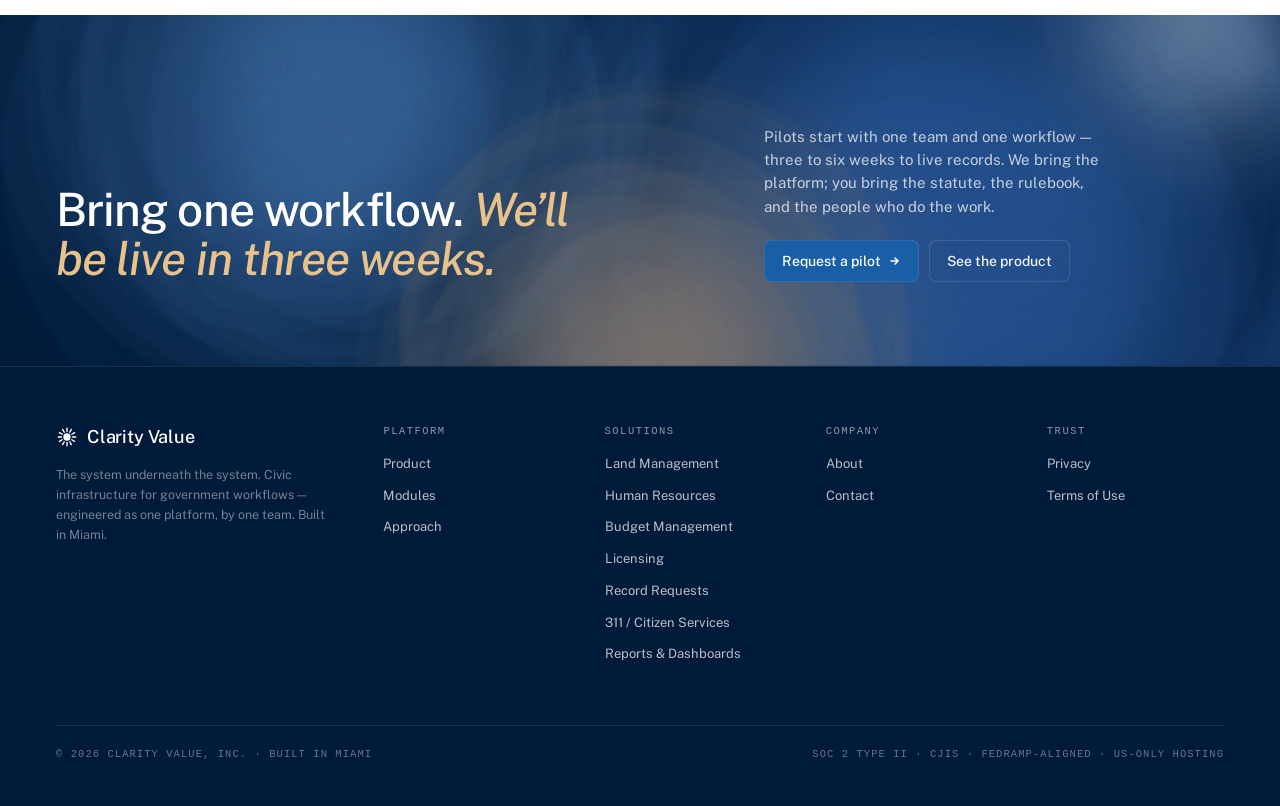
<file: land-management.html>
<!doctype html>
<html lang="en" data-cm-module="land">
<head>
<meta charset="utf-8" />
<meta name="viewport" content="width=device-width,initial-scale=1" />
<link rel="icon" href="/favicon.ico" sizes="any" />
<link rel="icon" type="image/png" sizes="32x32" href="/icon-32.png" />
<link rel="apple-touch-icon" href="/apple-touch-icon.png" />
<link rel="manifest" href="/site.webmanifest" />
<meta name="theme-color" content="#0F1430" />
<link rel="canonical" href="https://clarityvalue.co/land-management" />
<title>Land Management — Clarity Value</title>
<meta name="description" content="Permits, plan reviews, inspections — without the printer. Intake to issuance on one timeline." />
<meta property="og:type" content="website" />
<meta property="og:site_name" content="Clarity Value" />
<meta property="og:url" content="https://clarityvalue.co/land-management" />
<meta property="og:title" content="Land Management — Clarity Value" />
<meta property="og:description" content="Permits, plan reviews, inspections — without the printer. Intake to issuance on one timeline." />
<meta property="og:image" content="https://clarityvalue.co/art/og-image.png?v=2" />
<meta property="og:image:width" content="1200" />
<meta property="og:image:height" content="630" />
<meta name="twitter:card" content="summary_large_image" />
<meta name="twitter:title" content="Land Management — Clarity Value" />
<meta name="twitter:description" content="Permits, plan reviews, inspections — without the printer." />
<meta name="twitter:image" content="https://clarityvalue.co/art/og-image.png?v=2" />

<link rel="stylesheet" href="tokens/colors.css?v=2" />
<link rel="stylesheet" href="tokens/typography.css?v=2" />
<link rel="stylesheet" href="tokens/density.css?v=2" />
<link rel="stylesheet" href="tokens/components-controls.css?v=2" />
<link rel="stylesheet" href="tokens/components-display.css?v=2" />
<link rel="stylesheet" href="tokens/components-shell.css?v=2" />
<link rel="stylesheet" href="module-shell.css?v=3" />
<!-- Google Analytics -->
<script async src="https://www.googletagmanager.com/gtag/js?id=G-91MDWR08NJ"></script>
<script>
  window.dataLayer = window.dataLayer || [];
  function gtag(){dataLayer.push(arguments);}
  gtag('js', new Date());
  gtag('config', 'G-91MDWR08NJ');
</script>

<!-- Ambient heartbeat animations for GIS + plan-review panels.
     Slow on purpose — quiet life, not a notification UI. -->
<style>
@keyframes cv-pulse{0%,100%{opacity:.55;transform:scale(.9)}50%{opacity:1;transform:scale(1.15)}}
@keyframes cv-breathe{0%,100%{opacity:.9}50%{opacity:1}}
@keyframes cv-cursor{0%,49%{opacity:1}50%,100%{opacity:0}}
@keyframes cv-scan-y{0%{transform:translateY(-4px);opacity:0}20%{opacity:.5}80%{opacity:.5}100%{transform:translateY(180px);opacity:0}}
@keyframes cv-tick{0%,88%{opacity:.85}92%{opacity:.25}100%{opacity:.85}}
.cv-pulse{animation:cv-pulse 1.8s ease-in-out infinite;transform-origin:center;transform-box:fill-box}
.cv-pulse-slow{animation:cv-pulse 2.6s ease-in-out infinite;transform-origin:center;transform-box:fill-box}
.cv-breathe{animation:cv-breathe 2.4s ease-in-out infinite}
.cv-cursor-blink{animation:cv-cursor 1.1s steps(2,end) infinite;display:inline-block}
.cv-scan-line{animation:cv-scan-y 4.2s linear infinite}
.cv-tick-anim{animation:cv-tick 1s ease-in-out infinite}
@media (prefers-reduced-motion:reduce){.cv-pulse,.cv-pulse-slow,.cv-breathe,.cv-cursor-blink,.cv-scan-line,.cv-tick-anim{animation:none}}
</style>
</head>
<body>

<div data-cm-slot="nav"></div>

<main>

  <!-- HERO -->
  <section class="cm-mhero cm-mhero--land">
    <div class="cm-mhero-row">
      <div>
        <div class="cm-mhero-crumb">
          <a href="/">Clarity Value</a>
          <span>/</span>
          <a href="/#modules">Solutions</a>
          <span>/</span>
          <span>Land Management</span>
        </div>
        <h1>Permits, plan reviews, inspections &mdash; <em class="cm-script">without the printer.</em></h1>
        <p class="cm-mhero-lede">Intake to issuance on one timeline. Citizens upload plans from a phone. Departments review in parallel &mdash; with AI surfacing likely non-compliance before the planner opens the file. Fees paid online, certificates printed automatically. Every step lives in the same record &mdash; visible to applicant, reviewer, and auditor at the same time.</p>
        <div class="cm-mhero-ctas">
          <a class="cm-btn cm-btn--primary" href="/contacts">Request a pilot
            <svg viewBox="0 0 12 12" fill="none"><path d="M2 6h7M6 3l3 3-3 3" stroke="currentColor" stroke-width="1.5" stroke-linecap="round"/></svg>
          </a>
          <a class="cm-btn cm-btn--ghost" href="#capabilities">See capabilities</a>
        </div>
        <div class="cm-mhero-trust">SOC 2 Type II<span class="sep">&middot;</span>CJIS- and FedRAMP-aligned<span class="sep">&middot;</span>US-only on Google Cloud<span class="sep">&middot;</span>Built in Miami</div>
      </div>
      <div class="cm-mhero-art">
        <div class="cm-mhero-surface" id="hero-surface" style="left:0;right:0;top:20px;bottom:20px;transform:rotate(-1deg)"></div>
      </div>
    </div>
  </section>

  <!-- RESULTS BAND — months → days, no city name-drops -->
  <section class="cm-sec" style="padding:56px 0;border-bottom:0.5px solid var(--cv-line-hairline);background:#fff">
    <div class="cm-wrap">
      <div style="display:grid;grid-template-columns:auto 1fr;gap:64px;align-items:start">
        <div style="max-width:280px">
          <span class="cm-eyebrow cm-eyebrow--blue cm-sec-eyebrow">Results</span>
          <h2 class="cm-sec-h2" style="font-size:32px;margin-top:12px;line-height:1.05">Wait times cut by <em>months.</em></h2>
        </div>
        <div style="display:grid;grid-template-columns:repeat(3,1fr);gap:28px;padding-top:6px">
          <div style="border-top:0.5px solid var(--cv-line-hairline);padding-top:14px">
            <div style="font-family:var(--cv-font-mono);font-size:11px;letter-spacing:0.10em;text-transform:uppercase;color:var(--cv-brand-blue);margin-bottom:8px">Months &rarr; days</div>
            <div style="font-size:13.5px;line-height:1.55;color:var(--cv-text-secondary)">Permit cycle times across every active deployment.</div>
          </div>
          <div style="border-top:0.5px solid var(--cv-line-hairline);padding-top:14px">
            <div style="font-family:var(--cv-font-mono);font-size:11px;letter-spacing:0.10em;text-transform:uppercase;color:var(--cv-brand-blue);margin-bottom:8px">Same-day issuance</div>
            <div style="font-size:13.5px;line-height:1.55;color:var(--cv-text-secondary)">Routine permits &mdash; tree removal, sign, driveway.</div>
          </div>
          <div style="border-top:0.5px solid var(--cv-line-hairline);padding-top:14px">
            <div style="font-family:var(--cv-font-mono);font-size:11px;letter-spacing:0.10em;text-transform:uppercase;color:var(--cv-brand-blue);margin-bottom:8px">Months of backlog</div>
            <div style="font-size:13.5px;line-height:1.55;color:var(--cv-text-secondary)">Cleared in weeks on every deployment.</div>
          </div>
        </div>
      </div>
    </div>
  </section>

  <!-- WORKFLOW BAND -->
  <section class="cm-sec cm-sec--paper" style="padding:80px 0">
    <div class="cm-wrap">
      <div class="cm-sec-head">
        <span class="cm-eyebrow cm-eyebrow--blue cm-sec-eyebrow">Workflow</span>
        <h2 class="cm-sec-h2" style="font-size:36px">From application to issued permit, <em>on one timeline.</em></h2>
        <p class="cm-sec-sub">Four phases. No swivel-chairing. The applicant, the reviewer, and the inspector see the same record — at the same moment.</p>
      </div>
      <div class="cm-flow">
        <div class="cm-flow-step">
          <div class="cm-flow-k"><strong>01</strong><span>Intake</span></div>
          <h4 class="cm-flow-h">Apply online</h4>
          <p class="cm-flow-b">Configurable forms, plan upload, fee calculation, online payment. The clock starts when the file is complete — not before.</p>
          <div class="cm-flow-arrow"><svg viewBox="0 0 10 10" width="9" height="9" fill="none"><path d="M2 5h6M5 2l3 3-3 3" stroke="currentColor" stroke-width="1.2" stroke-linecap="round"/></svg></div>
        </div>
        <div class="cm-flow-step">
          <div class="cm-flow-k"><strong>02</strong><span>Review</span></div>
          <h4 class="cm-flow-h">Parallel department review</h4>
          <p class="cm-flow-b">Building, planning, fire, public works review the same package simultaneously. Comments are typed against the document, not the email thread.</p>
          <div class="cm-flow-arrow"><svg viewBox="0 0 10 10" width="9" height="9" fill="none"><path d="M2 5h6M5 2l3 3-3 3" stroke="currentColor" stroke-width="1.2" stroke-linecap="round"/></svg></div>
        </div>
        <div class="cm-flow-step">
          <div class="cm-flow-k"><strong>03</strong><span>Inspection</span></div>
          <h4 class="cm-flow-h">Field-ready inspections</h4>
          <p class="cm-flow-b">Inspectors schedule, route, and close out from a phone. Photos and notes attach to the record in real time.</p>
          <div class="cm-flow-arrow"><svg viewBox="0 0 10 10" width="9" height="9" fill="none"><path d="M2 5h6M5 2l3 3-3 3" stroke="currentColor" stroke-width="1.2" stroke-linecap="round"/></svg></div>
        </div>
        <div class="cm-flow-step">
          <div class="cm-flow-k"><strong>04</strong><span>Issuance</span></div>
          <h4 class="cm-flow-h">Auto-issued certificates</h4>
          <p class="cm-flow-b">Permit prints itself with a QR-verifiable ID. The applicant gets a record-locker link. The auditor gets the trail.</p>
        </div>
      </div>
    </div>
  </section>

  <!-- CAPABILITIES -->
  <section class="cm-sec" id="capabilities">
    <div class="cm-wrap">
      <div class="cm-sec-head">
        <span class="cm-eyebrow cm-eyebrow--blue cm-sec-eyebrow">Capabilities</span>
        <h2 class="cm-sec-h2">Three things this module is <em>actually</em> good at.</h2>
        <p class="cm-sec-sub">Three core capabilities, configured to your statute and your rulebook. Same data model underneath all of them.</p>
      </div>

      <div class="cm-cap-row" style="margin-top:48px">
        <div class="cm-cap-copy">
          <div class="cm-cap-num"><strong>01</strong> &nbsp;/&nbsp; Intake</div>
          <h3 class="cm-cap-h3">Application forms that match your code — not the vendor's defaults.</h3>
          <p class="cm-cap-lede">Build the form from your application packet. Conditional logic, file uploads, fee calculation, e-signatures. Required-field amber, not error red.</p>
          <ul class="cm-cap-bullets">
            <li><span class="cm-feat-k">Configure</span><span><b>Drag-and-drop form builder.</b> Add a field on Tuesday afternoon — no ticket to the vendor.</span></li>
            <li><span class="cm-feat-k">Validate</span><span><b>Server-side validation</b> against parcel ID, zoning, and prior-permit history before submission.</span></li>
            <li><span class="cm-feat-k">Pay</span><span><b>Online payment with auto-allocated fees</b> — building, surcharge, technology, in one transaction.</span></li>
          </ul>
        </div>
        <div class="cm-cap-art">
          <span class="cm-cap-art-spec">APPLICATION · INTAKE</span>
          <span class="cm-cap-art-mark">01</span>
          <div class="cm-cap-art-surface" id="cap1-surface"></div>
        </div>
      </div>

      <div class="cm-cap-row cm-cap-row--reverse">
        <div class="cm-cap-art">
          <span class="cm-cap-art-spec">DEPT · REVIEW</span>
          <span class="cm-cap-art-mark">02</span>
          <div class="cm-cap-art-surface" id="cap2-surface"></div>
        </div>
        <div class="cm-cap-copy">
          <div class="cm-cap-num"><strong>02</strong> &nbsp;/&nbsp; Review</div>
          <h3 class="cm-cap-h3">Parallel review — no email-thread archaeology.</h3>
          <p class="cm-cap-lede">Building, planning, fire, public works each see the same package. Comments are typed against the document. Approvals are recorded against the reviewer.</p>
          <ul class="cm-cap-bullets">
            <li><span class="cm-feat-k">See</span><span><b>One document viewer per record</b> with overlay markup, sheet navigation, and review-cycle history.</span></li>
            <li><span class="cm-feat-k">Route</span><span><b>Auto-routing by application type</b>, with manual override and reassignment in one click.</span></li>
            <li><span class="cm-feat-k">Resolve</span><span><b>Comment-resolution required to close</b>. The applicant addresses each comment in-app, not by reply-all.</span></li>
          </ul>
        </div>
      </div>

      <div class="cm-cap-row">
        <div class="cm-cap-copy">
          <div class="cm-cap-num"><strong>03</strong> &nbsp;/&nbsp; Inspection &amp; Issuance</div>
          <h3 class="cm-cap-h3">Field-first inspections. Auto-issued certificates.</h3>
          <p class="cm-cap-lede">Inspectors work from a phone — schedule, route, photograph, close. The certificate prints itself when the last inspection passes. The applicant gets a record-locker link they keep for the life of the property.</p>
          <ul class="cm-cap-bullets">
            <li><span class="cm-feat-k">Schedule</span><span><b>Citizen-self-scheduling</b> against the inspector's calendar, with same-day reschedule.</span></li>
            <li><span class="cm-feat-k">Field</span><span><b>Mobile inspection app</b> with offline mode. Photos, notes, pass/fail attach to the record.</span></li>
            <li><span class="cm-feat-k">Issue</span><span><b>Auto-generated certificates</b> with QR-verifiable IDs and a citizen-facing record locker.</span></li>
          </ul>
        </div>
        <div class="cm-cap-art">
          <span class="cm-cap-art-spec">FIELD · INSPECTION</span>
          <span class="cm-cap-art-mark">03</span>
          <div class="cm-cap-art-surface" id="cap3-surface"></div>
        </div>
      </div>
    </div>
  </section>

  <!-- CONFIG / PHILOSOPHY (dark) -->
  <section class="cm-sec cm-sec--dark">
    <div class="cm-wrap">
      <div style="display:grid;grid-template-columns:1fr 1fr;gap:64px;align-items:start">
        <div>
          <span class="cm-eyebrow cm-eyebrow--blue cm-sec-eyebrow" style="color:#85B7EB">Configuration</span>
          <h2 class="cm-sec-h2">Your statute. Your rulebook. <em class="cm-script">Not our defaults.</em></h2>
          <p class="cm-sec-sub" style="margin-top:18px">Land Management ships as a workbench, not a finished product. We configure the application packets, fee schedules, review routing, and inspection types to your code — and your clerks can keep configuring after we leave.</p>
        </div>
        <div style="display:flex;flex-direction:column;gap:0;border-top:0.5px solid rgba(255,255,255,0.14)">
          <div style="padding:22px 0;border-bottom:0.5px solid rgba(255,255,255,0.10);display:grid;grid-template-columns:130px 1fr;gap:24px">
            <span style="font-family:var(--cv-font-mono);font-size:10.5px;letter-spacing:0.12em;text-transform:uppercase;color:rgba(255,255,255,0.45)">Application types</span>
            <div><div style="color:#fff;font-family:var(--cv-font-display);font-size:16px;margin-bottom:4px">Match your packets exactly</div><div style="font-size:13.5px;line-height:1.5;color:rgba(255,255,255,0.65)">Building, electrical, plumbing, mechanical, demolition, ROW, certificate-of-use — and any custom type your code defines.</div></div>
          </div>
          <div style="padding:22px 0;border-bottom:0.5px solid rgba(255,255,255,0.10);display:grid;grid-template-columns:130px 1fr;gap:24px">
            <span style="font-family:var(--cv-font-mono);font-size:10.5px;letter-spacing:0.12em;text-transform:uppercase;color:rgba(255,255,255,0.45)">Fee schedule</span>
            <div><div style="color:#fff;font-family:var(--cv-font-display);font-size:16px;margin-bottom:4px">Configurable, versioned, auditable</div><div style="font-size:13.5px;line-height:1.5;color:rgba(255,255,255,0.65)">Per-square-foot, flat, tiered, or formula-driven. Fee changes are versioned — old applications keep the schedule they were filed under.</div></div>
          </div>
          <div style="padding:22px 0;border-bottom:0.5px solid rgba(255,255,255,0.10);display:grid;grid-template-columns:130px 1fr;gap:24px">
            <span style="font-family:var(--cv-font-mono);font-size:10.5px;letter-spacing:0.12em;text-transform:uppercase;color:rgba(255,255,255,0.45)">Review routing</span>
            <div><div style="color:#fff;font-family:var(--cv-font-display);font-size:16px;margin-bottom:4px">By type, value, parcel zone</div><div style="font-size:13.5px;line-height:1.5;color:rgba(255,255,255,0.65)">A residential remodel routes one way; a coastal commercial build routes another. The clerk reconfigures it without a ticket.</div></div>
          </div>
          <div style="padding:22px 0;display:grid;grid-template-columns:130px 1fr;gap:24px">
            <span style="font-family:var(--cv-font-mono);font-size:10.5px;letter-spacing:0.12em;text-transform:uppercase;color:rgba(255,255,255,0.45)">Inspection types</span>
            <div><div style="color:#fff;font-family:var(--cv-font-display);font-size:16px;margin-bottom:4px">Your checklist, your sequence</div><div style="font-size:13.5px;line-height:1.5;color:rgba(255,255,255,0.65)">Required inspections, optional inspections, and prerequisites — modeled to match your code, not normalized into a generic flow.</div></div>
          </div>
        </div>
      </div>
    </div>
  </section>

  <!-- CROSS-LINKS -->
  <div data-cm-slot="xlinks"></div>

  <!-- CTA -->
  <div data-cm-slot="cta"></div>

</main>

<div data-cm-slot="footer"></div>

<script src="module-shell.js?v=4"></script>

<script>
/* Hero surface — submissions table (richer than home, with detail rail) */
(function(){
  const el = document.getElementById('hero-surface');
  if (!el) return;
  el.innerHTML = `
    <div style="display:grid;grid-template-columns:1fr 280px;height:100%">
      <div style="display:flex;flex-direction:column;min-width:0">
        <div style="padding:14px 18px;border-bottom:0.5px solid var(--cv-line-hairline)">
          <div class="cv-breadcrumb" style="margin-bottom:5px">Miami-Dade <span style="color:var(--cv-text-muted);margin:0 5px">/</span> Land <span style="color:var(--cv-text-muted);margin:0 5px">/</span> <span style="color:var(--cv-text-secondary)">Submissions</span></div>
          <div style="display:flex;align-items:baseline;gap:10px">
            <span class="cv-page-title">Submissions</span>
            <span style="font-size:11px;color:var(--cv-text-tertiary);font-family:var(--cv-font-mono)">2,847 total · 12 awaiting review</span>
          </div>
        </div>
        <div style="padding:8px 14px;border-bottom:0.5px solid var(--cv-line-hairline);display:flex;gap:6px;font-family:var(--cv-font-mono);font-size:10.5px">
          <span style="padding:4px 9px;background:rgba(0,0,0,0.04);border-radius:4px;color:var(--cv-text-secondary)">All</span>
          <span style="padding:4px 9px;background:var(--cv-brand-blue);color:#fff;border-radius:4px">Active</span>
          <span style="padding:4px 9px;color:var(--cv-text-tertiary)">Closed</span>
          <span style="margin-left:auto;color:var(--cv-text-tertiary);align-self:center">Filter ▾</span>
        </div>
        <div style="flex:1;overflow:hidden">
        <table class="cv-tbl" style="width:100%">
          <thead><tr><th style="width:34px"><span class="cv-chk"></span></th><th>Record ID</th><th>Step</th><th>Assignee</th><th>Phase</th></tr></thead>
          <tbody>
            <tr><td><span class="cv-chk"></span></td><td><span class="cv-tbl-id">SUB-2024-001</span></td><td>Upload site plan</td><td>Z. Lipshutz</td><td><span class="cv-pill cv-pill--blue">Application</span></td></tr>
            <tr class="is-selected"><td><span class="cv-chk is-checked"></span></td><td><span class="cv-tbl-id">SUB-2024-002</span></td><td>Read guideline</td><td>Z. Workman</td><td><span class="cv-pill cv-pill--blue">Application</span></td></tr>
            <tr><td><span class="cv-chk"></span></td><td><span class="cv-tbl-id">SUB-2024-003</span></td><td>Review phase</td><td>L. Carder</td><td><span class="cv-pill cv-pill--amber">Dept. review</span></td></tr>
            <tr><td><span class="cv-chk"></span></td><td><span class="cv-tbl-id">SUB-2024-007</span></td><td>Permit issued</td><td>M. George</td><td><span class="cv-pill cv-pill--green">Completion</span></td></tr>
            <tr><td><span class="cv-chk"></span></td><td><span class="cv-tbl-id">SUB-2024-009</span></td><td>Awaiting changes</td><td>P. Bator</td><td><span class="cv-pill cv-pill--red">Needs changes</span></td></tr>
            <tr><td><span class="cv-chk"></span></td><td><span class="cv-tbl-id">SUB-2024-014</span></td><td>Inspection scheduled</td><td>R. Diaz</td><td><span class="cv-pill cv-pill--blue">Inspection</span></td></tr>
          </tbody>
        </table>
        </div>
      </div>
      <aside style="border-left:0.5px solid var(--cv-line-hairline);background:#FCFAF6;padding:14px 16px;display:flex;flex-direction:column;gap:14px">
        <div>
          <div style="font-family:var(--cv-font-mono);font-size:10px;letter-spacing:0.10em;color:var(--cv-text-tertiary);text-transform:uppercase;margin-bottom:6px">Selected</div>
          <div style="font-family:var(--cv-font-display);font-size:14px;color:var(--cv-text-primary);font-weight:500;letter-spacing:-0.005em">SUB-2024-002</div>
          <div style="font-size:11px;color:var(--cv-text-secondary);margin-top:2px">Building permit · Coral Way</div>
        </div>
        <div style="border-top:0.5px solid var(--cv-line-hairline);padding-top:12px">
          <div style="font-family:var(--cv-font-mono);font-size:10px;letter-spacing:0.10em;color:var(--cv-text-tertiary);text-transform:uppercase;margin-bottom:8px">Phases</div>
          <div style="display:flex;flex-direction:column;gap:6px">
            <div style="display:flex;align-items:center;gap:8px;font-size:11px"><span style="width:8px;height:8px;border-radius:50%;background:var(--cv-brand-blue)"></span><span style="color:var(--cv-text-primary)">Application</span><span style="margin-left:auto;color:var(--cv-text-tertiary);font-family:var(--cv-font-mono);font-size:10px">Active</span></div>
            <div style="display:flex;align-items:center;gap:8px;font-size:11px"><span style="width:8px;height:8px;border-radius:50%;background:var(--cv-line-hairline);border:0.5px solid var(--cv-text-tertiary)"></span><span style="color:var(--cv-text-secondary)">Dept. review</span></div>
            <div style="display:flex;align-items:center;gap:8px;font-size:11px"><span style="width:8px;height:8px;border-radius:50%;background:var(--cv-line-hairline);border:0.5px solid var(--cv-text-tertiary)"></span><span style="color:var(--cv-text-secondary)">Inspection</span></div>
            <div style="display:flex;align-items:center;gap:8px;font-size:11px"><span style="width:8px;height:8px;border-radius:50%;background:var(--cv-line-hairline);border:0.5px solid var(--cv-text-tertiary)"></span><span style="color:var(--cv-text-secondary)">Issuance</span></div>
          </div>
        </div>
        <div style="border-top:0.5px solid var(--cv-line-hairline);padding-top:12px">
          <div style="font-family:var(--cv-font-mono);font-size:10px;letter-spacing:0.10em;color:var(--cv-text-tertiary);text-transform:uppercase;margin-bottom:8px">Fees</div>
          <div style="display:flex;justify-content:space-between;font-size:11px;margin-bottom:4px"><span style="color:var(--cv-text-secondary)">Permit</span><span style="font-family:var(--cv-font-mono);color:var(--cv-text-primary)">$1,240.00</span></div>
          <div style="display:flex;justify-content:space-between;font-size:11px;margin-bottom:4px"><span style="color:var(--cv-text-secondary)">Tech surcharge</span><span style="font-family:var(--cv-font-mono);color:var(--cv-text-primary)">$74.40</span></div>
          <div style="display:flex;justify-content:space-between;font-size:12px;margin-top:8px;padding-top:8px;border-top:0.5px solid var(--cv-line-hairline)"><span style="color:var(--cv-text-primary);font-weight:500">Total due</span><span style="font-family:var(--cv-font-mono);color:var(--cv-text-primary);font-weight:500">$1,314.40</span></div>
        </div>
      </aside>
    </div>
  `;
})();

/* Capability surface 1 — GIS-aware intake (parcel map + auto-filled form) */
(function(){
  const el = document.getElementById('cap1-surface');
  if (!el) return;
  el.innerHTML = `
    <!-- Live status strip -->
    <div style="padding:10px 14px;border-bottom:0.5px solid var(--cv-line-hairline);display:flex;justify-content:space-between;align-items:center">
      <div style="display:flex;align-items:center;gap:7px">
        <span style="display:inline-block;width:6px;height:6px;border-radius:50%;background:#6FE3A4" class="cv-pulse"></span>
        <span style="font-family:var(--cv-font-mono);font-size:10px;letter-spacing:0.10em;color:var(--cv-brand-blue)">JUST NOW · PARCEL SELECTED</span>
      </div>
      <span style="font-family:var(--cv-font-mono);font-size:9.5px;color:var(--cv-text-tertiary)">MIAMI-DADE GIS · LIVE</span>
    </div>

    <div style="display:grid;grid-template-columns:1.05fr 1fr;height:calc(100% - 36px)">

      <!-- Parcel map -->
      <div style="padding:10px;border-right:0.5px solid var(--cv-line-hairline);background:#F7F8FA">
        <svg viewBox="0 0 320 240" xmlns="http://www.w3.org/2000/svg" style="width:100%;height:100%;display:block">
          <defs>
            <pattern id="cap1grid" width="20" height="20" patternUnits="userSpaceOnUse">
              <path d="M 20 0 L 0 0 0 20" fill="none" stroke="rgba(0,0,0,0.05)" stroke-width="0.5"/>
            </pattern>
          </defs>
          <rect width="320" height="240" fill="url(#cap1grid)"/>
          <text x="160" y="14" font-family="ui-monospace,monospace" font-size="8" fill="#9CA0B5" text-anchor="middle" letter-spacing="1.2">SW 14TH STREET</text>
          <text x="6" y="125" font-family="ui-monospace,monospace" font-size="8" fill="#9CA0B5" letter-spacing="1.2" transform="rotate(-90 6 125)">SW 24TH AVE</text>

          <!-- Top row (commercial M-1, amber tint) -->
          <rect x="30" y="40" width="60" height="60" fill="#FAEEDA" fill-opacity="0.5" stroke="rgba(0,0,0,0.18)" stroke-width="0.5"/>
          <text x="60" y="58" font-family="ui-monospace,monospace" font-size="6.5" fill="#9CA0B5" text-anchor="middle">PARCEL · 0289</text>
          <text x="60" y="80" font-family="ui-monospace,monospace" font-size="6.5" fill="#9CA0B5" text-anchor="middle">M-1</text>

          <rect x="170" y="40" width="60" height="60" fill="#FAEEDA" fill-opacity="0.5" stroke="rgba(0,0,0,0.18)" stroke-width="0.5"/>
          <text x="200" y="58" font-family="ui-monospace,monospace" font-size="6.5" fill="#9CA0B5" text-anchor="middle">PARCEL · 0291</text>
          <text x="200" y="80" font-family="ui-monospace,monospace" font-size="6.5" fill="#9CA0B5" text-anchor="middle">M-1 · OPEN</text>
          <circle cx="220" cy="48" r="3" fill="#185FA5" class="cv-pulse"/>

          <rect x="240" y="40" width="60" height="60" fill="#FAEEDA" fill-opacity="0.5" stroke="rgba(0,0,0,0.18)" stroke-width="0.5"/>
          <text x="270" y="58" font-family="ui-monospace,monospace" font-size="6.5" fill="#9CA0B5" text-anchor="middle">PARCEL · 0293</text>
          <text x="270" y="80" font-family="ui-monospace,monospace" font-size="6.5" fill="#9CA0B5" text-anchor="middle">M-1 · OPEN</text>
          <circle cx="290" cy="48" r="3" fill="#185FA5" class="cv-pulse-slow"/>

          <!-- Bottom row (R-1, light blue tint) -->
          <rect x="30" y="140" width="60" height="60" fill="#E6F1FB" fill-opacity="0.6" stroke="rgba(0,0,0,0.18)" stroke-width="0.5"/>
          <text x="60" y="158" font-family="ui-monospace,monospace" font-size="6.5" fill="#9CA0B5" text-anchor="middle">PARCEL · 0309</text>
          <text x="60" y="180" font-family="ui-monospace,monospace" font-size="6.5" fill="#9CA0B5" text-anchor="middle">R-1</text>

          <rect x="170" y="140" width="60" height="60" fill="#E6F1FB" fill-opacity="0.6" stroke="rgba(0,0,0,0.18)" stroke-width="0.5"/>
          <text x="200" y="158" font-family="ui-monospace,monospace" font-size="6.5" fill="#9CA0B5" text-anchor="middle">PARCEL · 0311</text>
          <text x="200" y="180" font-family="ui-monospace,monospace" font-size="6.5" fill="#9CA0B5" text-anchor="middle">R-1 · OPEN</text>
          <circle cx="220" cy="148" r="3" fill="#185FA5" class="cv-pulse"/>

          <rect x="240" y="140" width="60" height="60" fill="#E6F1FB" fill-opacity="0.6" stroke="rgba(0,0,0,0.18)" stroke-width="0.5"/>
          <text x="270" y="158" font-family="ui-monospace,monospace" font-size="6.5" fill="#9CA0B5" text-anchor="middle">PARCEL · 0313</text>
          <text x="270" y="180" font-family="ui-monospace,monospace" font-size="6.5" fill="#9CA0B5" text-anchor="middle">R-1</text>

          <!-- Subject parcel (breathing) -->
          <g class="cv-breathe"><rect x="100" y="40" width="60" height="60" fill="#E6F1FB" fill-opacity="0.85" stroke="#185FA5" stroke-width="2"/></g>
          <rect x="105" y="45" width="50" height="50" fill="none" stroke="#185FA5" stroke-width="0.5" stroke-dasharray="2 2"/>
          <line x1="155" y1="45" x2="155" y2="95" stroke="#BA7517" stroke-width="2" stroke-dasharray="2 1.5"/>
          <text x="130" y="64" font-family="-apple-system,sans-serif" font-size="9" font-weight="500" fill="#1F2733" text-anchor="middle">2410</text>
          <text x="130" y="76" font-family="ui-monospace,monospace" font-size="6.5" fill="#185FA5" text-anchor="middle">SUBJECT</text>
          <text x="130" y="88" font-family="ui-monospace,monospace" font-size="6.5" fill="#9CA0B5" text-anchor="middle">M-1 · 5,440 SF</text>
          <g stroke="#185FA5" stroke-width="1.5" fill="none">
            <path d="M 96 36 L 96 41 L 101 41"/>
            <path d="M 164 36 L 164 41 L 159 41"/>
            <path d="M 96 104 L 96 99 L 101 99"/>
            <path d="M 164 104 L 164 99 L 159 99"/>
          </g>

          <!-- Compass + scale + legend -->
          <g transform="translate(295,116)">
            <circle cx="0" cy="0" r="11" fill="#fff" stroke="rgba(0,0,0,0.18)" stroke-width="0.5"/>
            <path d="M 0 -7 L 2 0 L 0 7 L -2 0 Z" fill="#1F2733"/>
            <text x="0" y="-14" font-family="ui-monospace,monospace" font-size="7" fill="#5F6771" text-anchor="middle">N</text>
          </g>
          <g transform="translate(16,220)">
            <rect x="0" y="-4" width="16" height="6" fill="#1F2733"/>
            <rect x="16" y="-4" width="16" height="6" fill="none" stroke="#1F2733" stroke-width="0.5"/>
            <text x="-2" y="13" font-family="ui-monospace,monospace" font-size="7" fill="#5F6771">0</text>
            <text x="32" y="13" font-family="ui-monospace,monospace" font-size="7" fill="#5F6771" text-anchor="middle">50 ft</text>
            <text x="16" y="-9" font-family="ui-monospace,monospace" font-size="6.5" fill="#9CA0B5" text-anchor="middle">SCALE 1:480</text>
          </g>
          <g transform="translate(195,215)">
            <rect x="0" y="0" width="115" height="16" fill="#fff" stroke="rgba(0,0,0,0.13)" stroke-width="0.5" rx="3"/>
            <circle cx="8" cy="8" r="3" fill="#185FA5" class="cv-pulse"/>
            <text x="15" y="11" font-family="ui-monospace,monospace" font-size="7" fill="#5F6771">OPEN PERMIT · 3 NEARBY</text>
          </g>
        </svg>
      </div>

      <!-- Auto-filled form -->
      <div style="padding:14px;display:flex;flex-direction:column;gap:10px;background:#fff;overflow:auto">
        <div style="font-family:var(--cv-font-mono);font-size:9.5px;letter-spacing:0.10em;color:var(--cv-text-tertiary);text-transform:uppercase">New application · Building permit</div>

        <div style="border:0.5px solid var(--cv-line-hairline);border-radius:5px;padding:10px 12px">
          <div style="display:flex;justify-content:space-between;align-items:baseline">
            <span style="font-family:var(--cv-font-mono);font-size:9.5px;letter-spacing:0.08em;color:var(--cv-text-tertiary);text-transform:uppercase">Parcel ID · auto-filled</span>
            <span style="font-family:var(--cv-font-mono);font-size:9px;color:var(--cv-text-tertiary)" class="cv-tick-anim">0.3s</span>
          </div>
          <div style="font-family:var(--cv-font-mono);font-size:12px;color:var(--cv-brand-blue);margin-top:3px">12-3127-001-0290<span class="cv-cursor-blink" style="width:6px;height:13px;background:var(--cv-brand-blue);vertical-align:-2px;margin-left:2px"></span></div>
          <div style="font-family:var(--cv-font-mono);font-size:9.5px;letter-spacing:0.08em;color:var(--cv-text-tertiary);text-transform:uppercase;margin-top:10px">Address</div>
          <div style="font-size:11.5px;margin-top:3px;color:var(--cv-text-primary)">2410 SW 14th Street</div>
          <div style="display:grid;grid-template-columns:1fr 1fr;gap:10px;margin-top:10px">
            <div>
              <div style="font-family:var(--cv-font-mono);font-size:9.5px;letter-spacing:0.08em;color:var(--cv-text-tertiary);text-transform:uppercase">Zoning</div>
              <div style="font-size:11.5px;margin-top:3px;color:var(--cv-text-primary)">M-1 Mixed-use <span style="color:#3B6D11">&check;</span></div>
            </div>
            <div>
              <div style="font-family:var(--cv-font-mono);font-size:9.5px;letter-spacing:0.08em;color:var(--cv-text-tertiary);text-transform:uppercase">Lot size</div>
              <div style="font-size:11.5px;margin-top:3px;color:var(--cv-text-primary)">5,440 sf</div>
            </div>
          </div>
          <div style="margin-top:10px">
            <div style="display:flex;justify-content:space-between;align-items:baseline;margin-bottom:3px">
              <span style="font-family:var(--cv-font-mono);font-size:9.5px;letter-spacing:0.08em;color:var(--cv-text-tertiary);text-transform:uppercase">FAR used</span>
              <span style="font-family:var(--cv-font-mono);font-size:9.5px;color:var(--cv-text-primary)">67% of 1.0</span>
            </div>
            <div style="height:4px;background:rgba(0,0,0,0.06);border-radius:2px;overflow:hidden">
              <div style="width:67%;height:100%;background:var(--cv-brand-blue)"></div>
            </div>
          </div>
          <div style="margin-top:10px;display:flex;justify-content:space-between;align-items:baseline">
            <span style="font-family:var(--cv-font-mono);font-size:9.5px;letter-spacing:0.08em;color:var(--cv-text-tertiary);text-transform:uppercase">Flood zone</span>
            <span style="font-size:11px;color:var(--cv-text-primary)">AE · base elev. 9 ft</span>
          </div>
        </div>

        <!-- Amber setback flag -->
        <div style="background:#FFFCF4;border:0.5px solid #FAC775;border-radius:5px;padding:9px 11px">
          <div style="display:flex;align-items:center;gap:6px;margin-bottom:3px">
            <span style="display:inline-block;width:6px;height:6px;border-radius:50%;background:#BA7517" class="cv-pulse"></span>
            <span style="font-family:var(--cv-font-mono);font-size:9.5px;letter-spacing:0.08em;color:#854F0B;text-transform:uppercase">Setback check · flagged</span>
          </div>
          <div style="font-size:10.5px;color:#412402;line-height:1.45">East side reads 4'2". Code requires 5' <span style="font-family:var(--cv-font-mono);font-size:9.5px">(M-1 §603.1)</span>. Caught before submit.</div>
        </div>
      </div>
    </div>
  `;
})();

/* Capability surface 2 — AI plan review (site plan + ATTN/PASS/CONTEXT review panel) */
(function(){
  const el = document.getElementById('cap2-surface');
  if (!el) return;
  el.innerHTML = `
    <!-- Model active strip -->
    <div style="padding:10px 14px;border-bottom:0.5px solid var(--cv-line-hairline);display:flex;justify-content:space-between;align-items:center">
      <div style="display:flex;align-items:center;gap:7px">
        <span style="display:inline-block;width:6px;height:6px;border-radius:50%;background:var(--cv-brand-blue)" class="cv-pulse"></span>
        <span style="font-family:var(--cv-font-mono);font-size:10px;letter-spacing:0.10em;color:var(--cv-brand-blue)">MODEL ACTIVE · 2.3s ELAPSED</span>
      </div>
      <span style="font-family:var(--cv-font-mono);font-size:9.5px;color:var(--cv-text-tertiary)">PLAN REVIEW · SUB-2024-002</span>
    </div>

    <div style="display:grid;grid-template-columns:1fr 1.4fr;height:calc(100% - 36px)">

      <!-- Site plan with scan line -->
      <div style="padding:10px;border-right:0.5px solid var(--cv-line-hairline);background:#F7F8FA;display:flex;flex-direction:column;gap:8px">
        <div style="display:flex;justify-content:space-between;align-items:center">
          <span style="font-family:var(--cv-font-mono);font-size:9.5px;letter-spacing:0.10em;color:var(--cv-text-tertiary);text-transform:uppercase">Submitted · A1-Building</span>
          <span style="font-family:var(--cv-font-mono);font-size:9.5px;color:var(--cv-text-tertiary)">14:32</span>
        </div>
        <div style="position:relative;overflow:hidden;border:0.5px solid var(--cv-line-hairline);border-radius:5px;background:#fff;flex:1">
          <svg viewBox="0 0 220 260" xmlns="http://www.w3.org/2000/svg" style="width:100%;height:100%;display:block" preserveAspectRatio="xMidYMid meet">
            <rect x="20" y="30" width="180" height="200" fill="#fff" stroke="#1F2733" stroke-width="1.5"/>
            <text x="110" y="22" font-family="ui-monospace,monospace" font-size="8" fill="#5F6771" text-anchor="middle">90' 0"</text>
            <text x="10" y="135" font-family="ui-monospace,monospace" font-size="8" fill="#5F6771" text-anchor="middle" transform="rotate(-90 10 135)">100' 0"</text>
            <line x1="20" y1="60" x2="200" y2="60" stroke="#5F6771" stroke-width="0.5" stroke-dasharray="3 2"/>
            <text x="186" y="56" font-family="ui-monospace,monospace" font-size="7" fill="#5F6771">25' FRONT</text>
            <line x1="20" y1="200" x2="200" y2="200" stroke="#5F6771" stroke-width="0.5" stroke-dasharray="3 2"/>
            <text x="186" y="212" font-family="ui-monospace,monospace" font-size="7" fill="#5F6771">15' REAR</text>
            <line x1="50" y1="60" x2="50" y2="200" stroke="#5F6771" stroke-width="0.5" stroke-dasharray="3 2"/>
            <text x="36" y="125" font-family="ui-monospace,monospace" font-size="7" fill="#5F6771" transform="rotate(-90 36 125)">5' L · OK</text>
            <line x1="170" y1="60" x2="170" y2="200" stroke="#BA7517" stroke-width="2" stroke-dasharray="3 1.5" class="cv-breathe"/>
            <text x="184" y="125" font-family="ui-monospace,monospace" font-size="7" fill="#BA7517" font-weight="500" transform="rotate(-90 184 125)">4'2" R · FLAG</text>
            <rect x="50" y="60" width="120" height="140" fill="#E6F1FB" fill-opacity="0.5" stroke="#185FA5" stroke-width="1"/>
            <text x="110" y="125" font-family="-apple-system,sans-serif" font-size="10" font-weight="500" fill="#185FA5" text-anchor="middle">PROPOSED</text>
            <text x="110" y="138" font-family="-apple-system,sans-serif" font-size="9" fill="#185FA5" text-anchor="middle">2 STORY · 2,400 SF</text>
            <line x1="110" y1="60" x2="110" y2="200" stroke="rgba(24,95,165,0.2)" stroke-width="0.3" stroke-dasharray="1 2"/>
            <line x1="50" y1="130" x2="170" y2="130" stroke="rgba(24,95,165,0.2)" stroke-width="0.3" stroke-dasharray="1 2"/>
            <text x="208" y="38" font-family="ui-monospace,monospace" font-size="8" fill="#9CA0B5" text-anchor="end">N &uarr;</text>
          </svg>
          <!-- Scan line overlay -->
          <div style="position:absolute;top:0;left:8px;right:8px;height:2px;background:linear-gradient(to bottom,rgba(24,95,165,0) 0%,rgba(24,95,165,0.5) 50%,rgba(24,95,165,0) 100%);pointer-events:none" class="cv-scan-line"></div>
        </div>
        <!-- Timestamp progression -->
        <div style="display:flex;flex-direction:column;gap:3px">
          <div style="display:flex;justify-content:space-between;font-family:var(--cv-font-mono);font-size:9px;color:var(--cv-text-tertiary)"><span>Received</span><span style="color:var(--cv-text-primary)">14:32:00</span></div>
          <div style="display:flex;justify-content:space-between;font-family:var(--cv-font-mono);font-size:9px;color:#854F0B"><span>Flagged</span><span>14:32:02</span></div>
          <div style="display:flex;justify-content:space-between;font-family:var(--cv-font-mono);font-size:9px;color:#27500A"><span>Ready for reviewer</span><span>14:32:04</span></div>
        </div>
      </div>

      <!-- Review panel -->
      <div style="padding:12px;display:flex;flex-direction:column;gap:8px;background:#fff;overflow:auto">

        <!-- ATTN -->
        <div style="background:#FFFCF4;border:0.5px solid #FAC775;border-radius:5px;padding:9px 11px">
          <div style="display:flex;align-items:center;gap:6px;margin-bottom:5px">
            <span style="display:inline-block;width:6px;height:6px;border-radius:50%;background:#BA7517" class="cv-pulse"></span>
            <span style="font-family:var(--cv-font-mono);font-size:9.5px;letter-spacing:0.08em;color:#854F0B;text-transform:uppercase">ATTN · 2 items</span>
          </div>
          <div style="font-size:10.5px;color:#412402;line-height:1.5;margin-bottom:5px"><span style="font-weight:500">Side-lot setback.</span> East side reads 4'2" on A1-04. Code requires 5'. <span style="font-family:var(--cv-font-mono);font-size:9.5px">M-1 §603.1</span></div>
          <div style="font-size:10.5px;color:#412402;line-height:1.5"><span style="font-weight:500">Egress width.</span> Second-floor corridor reads 32" &mdash; confirm against <span style="font-family:var(--cv-font-mono);font-size:9.5px">IBC 2018 §1005.3.1</span> (44" req'd, occupant load &gt; 50).</div>
        </div>

        <!-- PASS -->
        <div style="background:#F5FAE9;border:0.5px solid #C0DD97;border-radius:5px;padding:9px 11px">
          <div style="display:flex;align-items:center;gap:6px;margin-bottom:5px">
            <span style="display:inline-block;width:6px;height:6px;border-radius:50%;background:#639922"></span>
            <span style="font-family:var(--cv-font-mono);font-size:9.5px;letter-spacing:0.08em;color:#27500A;text-transform:uppercase">PASS · 4 checks</span>
          </div>
          <div style="font-size:10.5px;color:#173404;line-height:1.65">
            <div>&check; Zoning compliance &middot; M-1 mixed-use verified</div>
            <div>&check; Thermal envelope &middot; within FL Building Code spec</div>
            <div>&check; Foundation type &middot; matches geotech report</div>
            <div>&check; Fire separation &middot; IBC 2018 §706 satisfied</div>
          </div>
        </div>

        <!-- CONTEXT -->
        <div style="border:0.5px solid var(--cv-line-hairline);border-radius:5px;padding:9px 11px;background:#F7F8FA">
          <div style="display:flex;justify-content:space-between;align-items:baseline;margin-bottom:5px">
            <span style="font-family:var(--cv-font-mono);font-size:9.5px;letter-spacing:0.08em;color:var(--cv-text-tertiary);text-transform:uppercase">Context · comparable approvals</span>
            <span style="font-family:var(--cv-font-mono);font-size:9.5px;color:var(--cv-brand-blue);font-weight:500">12 · 24 MO</span>
          </div>
          <svg viewBox="0 0 240 36" style="width:100%;height:30px;margin:2px 0">
            <polyline fill="none" stroke="#185FA5" stroke-width="1.5" stroke-linecap="round" stroke-linejoin="round"
              points="0,28 20,24 40,26 60,18 80,20 100,12 120,16 140,8 160,14 180,6 200,10 220,4 240,8"/>
            <circle cx="240" cy="8" r="2.5" fill="#185FA5" class="cv-pulse"/>
          </svg>
          <div style="font-size:10px;color:var(--cv-text-secondary);line-height:1.5">Similar 2-story builds &middot; median review <span style="color:var(--cv-text-primary);font-weight:500">6 days</span> &middot; first-pass approval <span style="color:var(--cv-text-primary);font-weight:500">83%</span></div>
        </div>
      </div>
    </div>
  `;
})();

/* Capability surface 3 — Field inspection card */
(function(){
  const el = document.getElementById('cap3-surface');
  if (!el) return;
  el.innerHTML = `
    <div style="padding:12px 14px;border-bottom:0.5px solid var(--cv-line-hairline);display:flex;align-items:center;justify-content:space-between">
      <div>
        <div class="cv-breadcrumb" style="margin-bottom:3px">Inspections <span style="color:var(--cv-text-muted);margin:0 4px">/</span> <span style="color:var(--cv-text-secondary)">Today</span></div>
        <span class="cv-page-title" style="font-size:13px">R. Diaz · 6 stops</span>
      </div>
      <span class="cv-pill cv-pill--green">3/6 done</span>
    </div>
    <div style="padding:10px 0;display:flex;flex-direction:column">
      ${[
        {t:'07:30',addr:'2210 NE 2nd Ave · Building',state:'green',label:'Passed'},
        {t:'09:00',addr:'845 Coral Way · Roofing',state:'green',label:'Passed'},
        {t:'10:30',addr:'1100 SW 8th St · Plumbing',state:'green',label:'Passed'},
        {t:'13:00',addr:'2412 Brickell Ave · Final',state:'amber',label:'En route'},
        {t:'14:30',addr:'700 NE 1st Ave · Mechanical',state:'blue',label:'Scheduled'},
        {t:'16:00',addr:'15 SW 7th St · Electrical',state:'blue',label:'Scheduled'},
      ].map(s=>`<div style="padding:9px 14px;border-bottom:0.5px solid var(--cv-line-hairline);display:grid;grid-template-columns:46px 1fr auto;gap:10px;align-items:center">
        <span style="font-family:var(--cv-font-mono);font-size:11px;color:var(--cv-text-tertiary)">${s.t}</span>
        <span style="font-size:11.5px;color:var(--cv-text-primary)">${s.addr}</span>
        <span class="cv-pill cv-pill--${s.state}">${s.label}</span>
      </div>`).join('')}
    </div>
  `;
})();
</script>

</body>
</html>
</file>
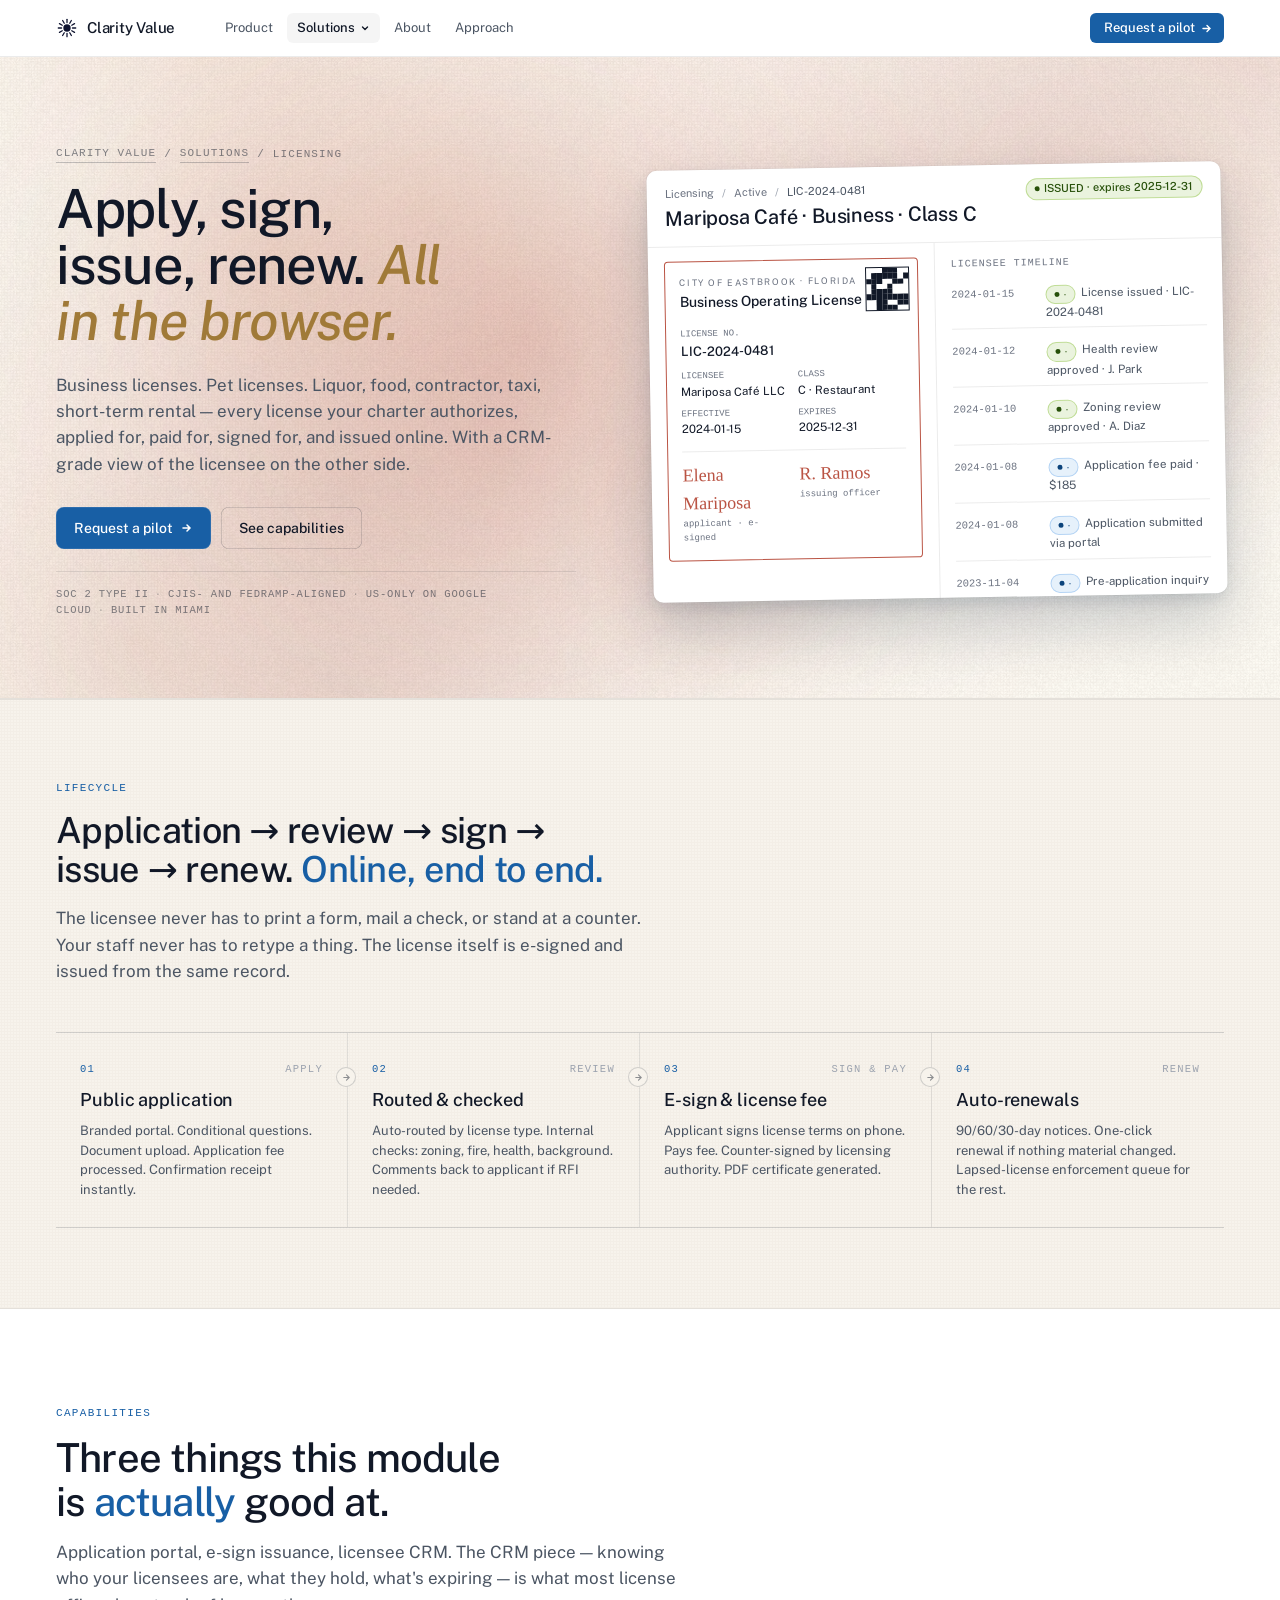
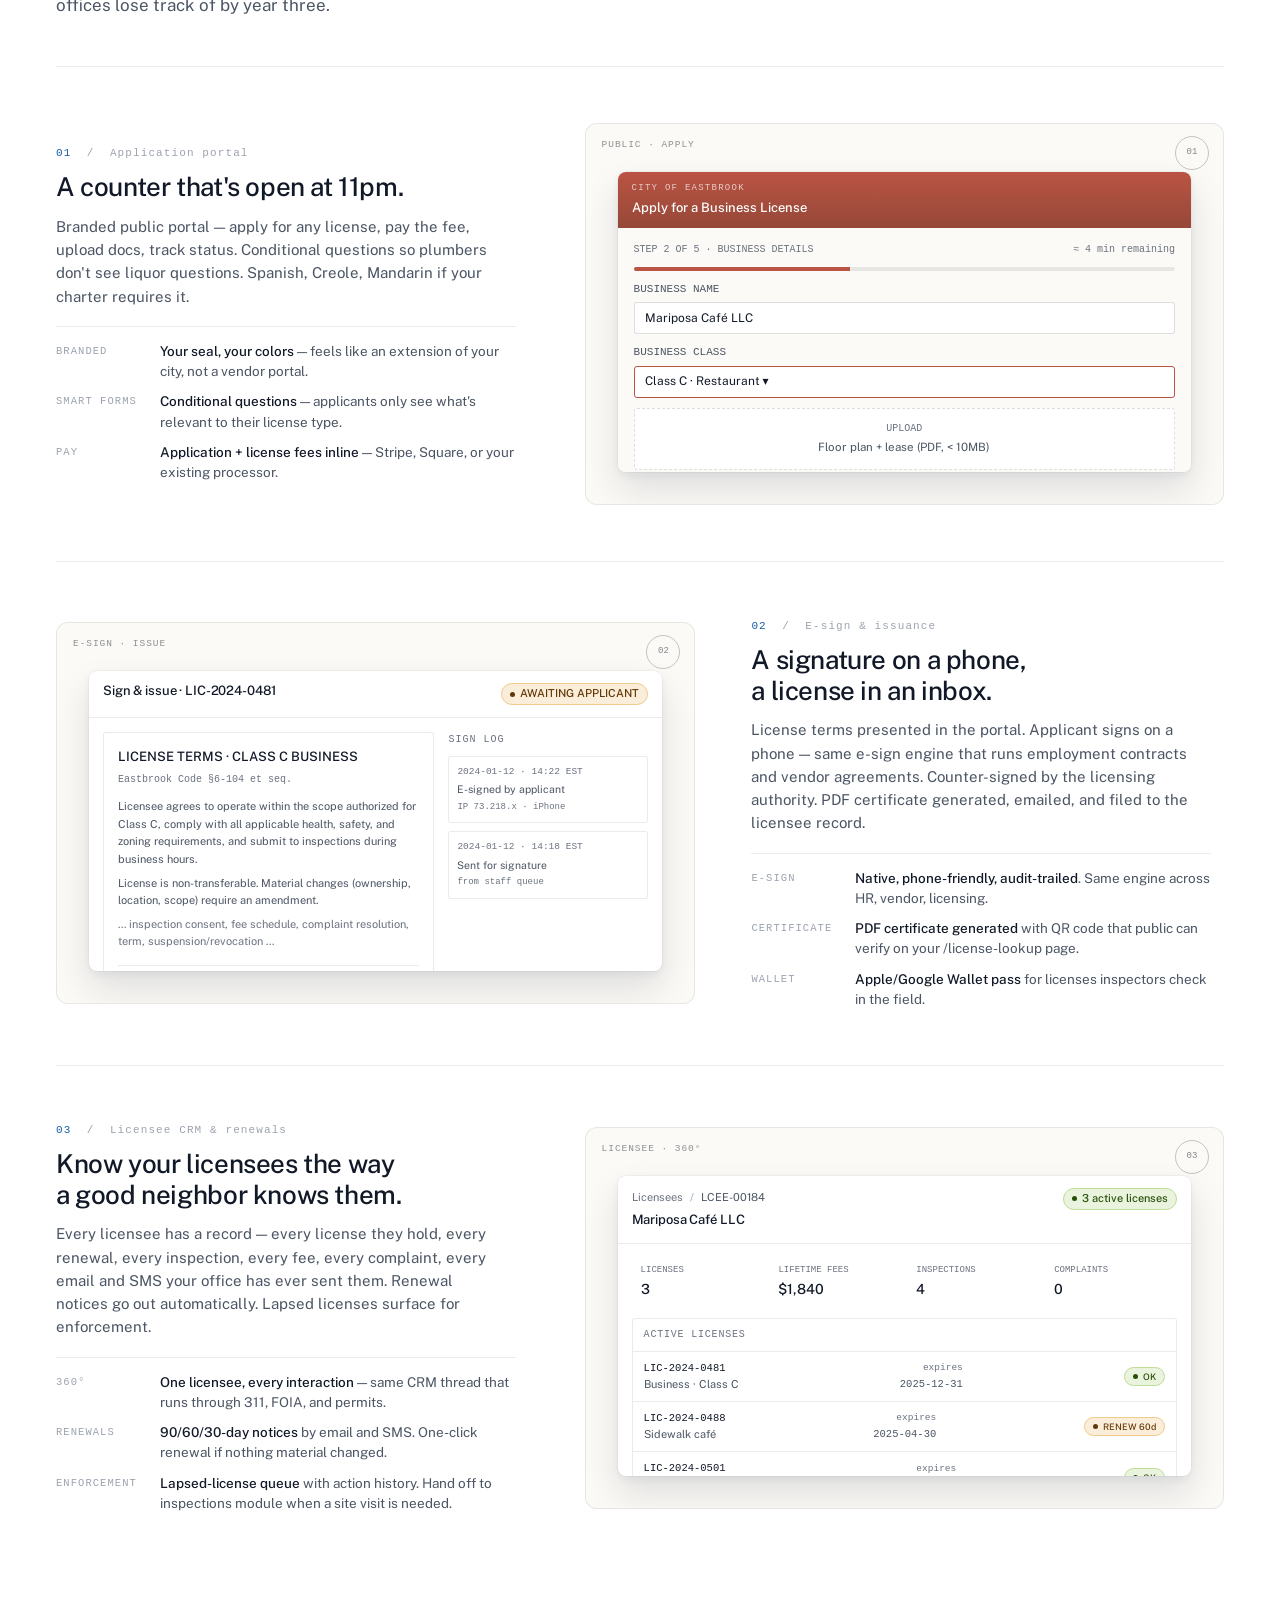
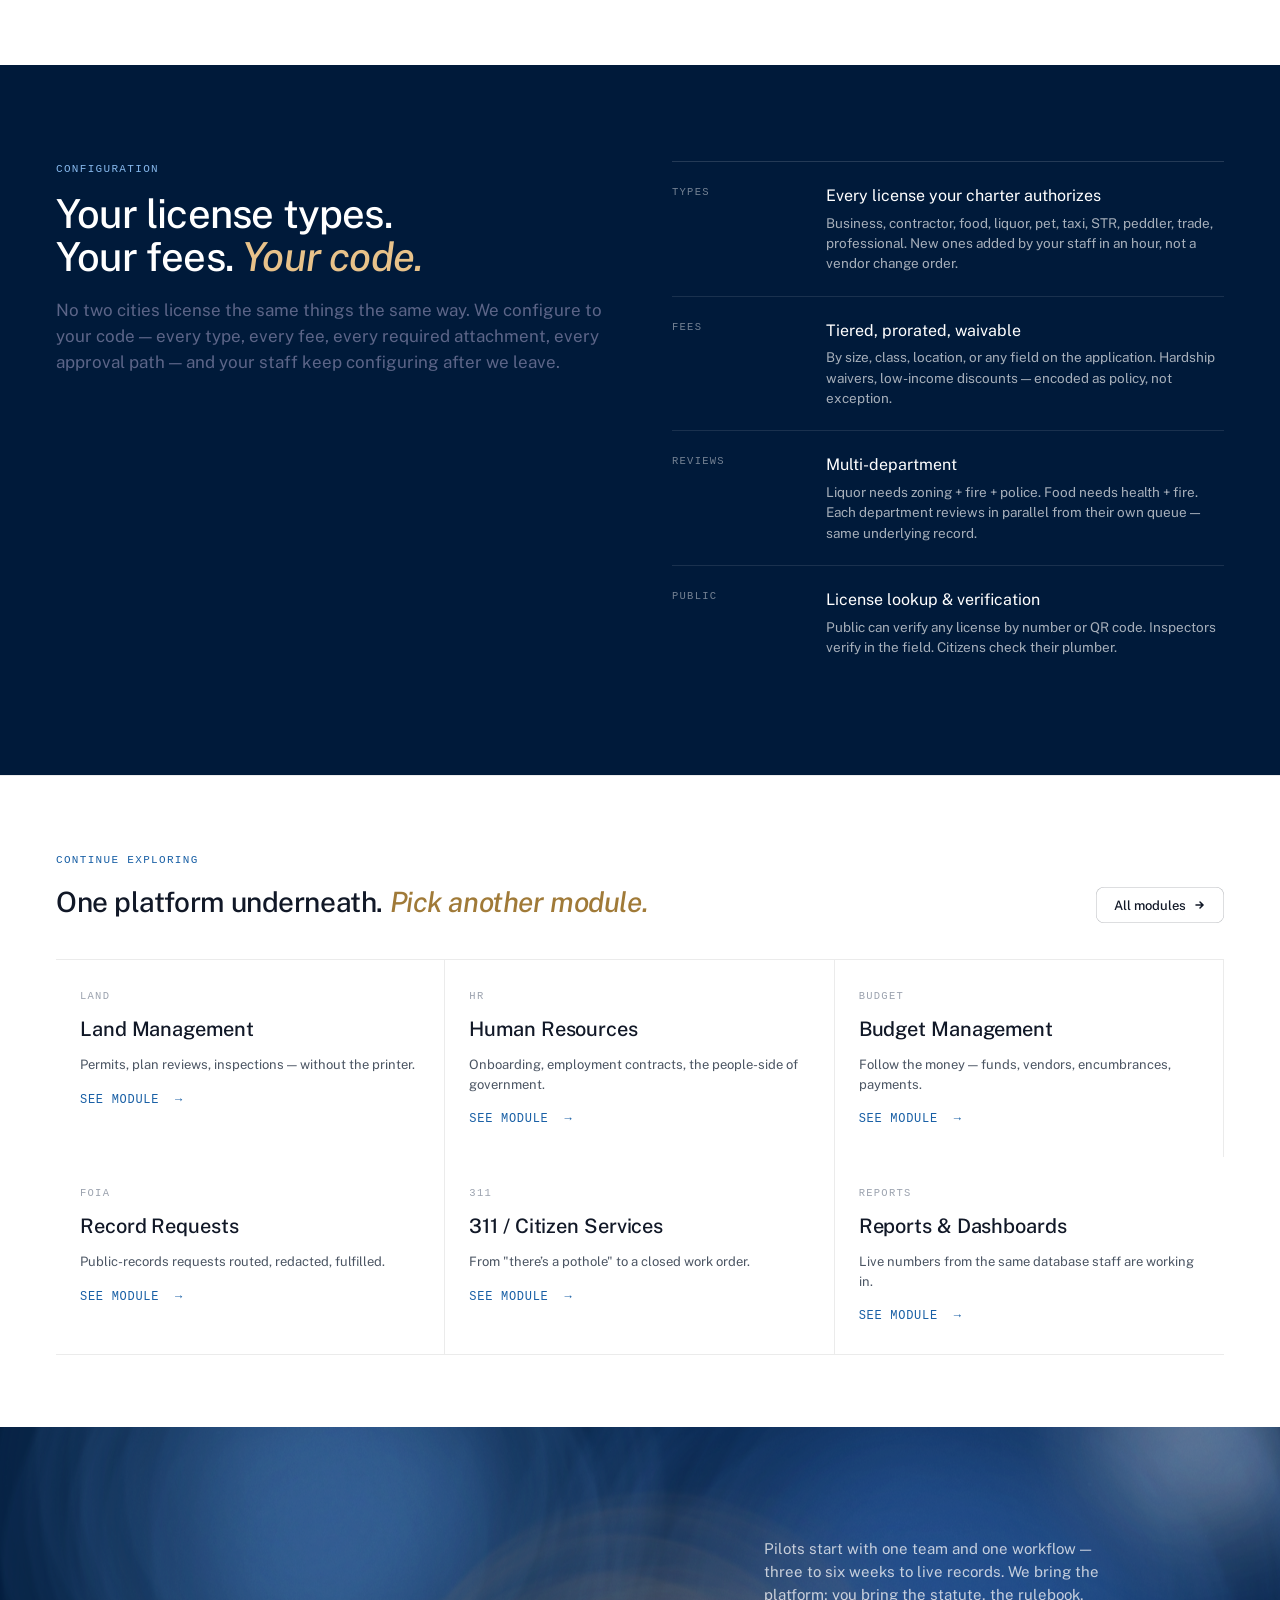
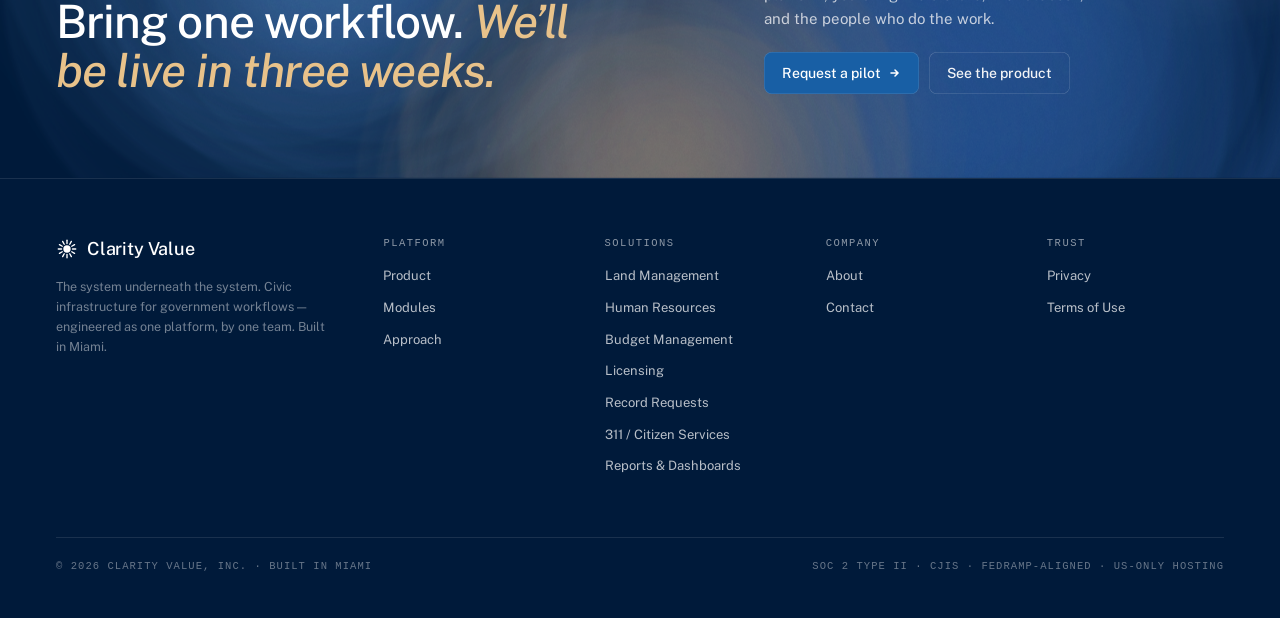
<file: licensing.html>
<!doctype html>
<html lang="en" data-cm-module="licensing">
<head>
<meta charset="utf-8" />
<meta name="viewport" content="width=device-width,initial-scale=1" />
<link rel="icon" href="/favicon.ico" sizes="any" />
<link rel="icon" type="image/png" sizes="32x32" href="/icon-32.png" />
<link rel="apple-touch-icon" href="/apple-touch-icon.png" />
<link rel="manifest" href="/site.webmanifest" />
<meta name="theme-color" content="#0F1430" />
<link rel="canonical" href="https://clarityvalue.co/licensing" />
<title>Licensing — Clarity Value</title>
<meta name="description" content="Applications and renewals, signed and issued online. Configurable license classes, fee schedules, expiration policies." />
<meta property="og:type" content="website" />
<meta property="og:site_name" content="Clarity Value" />
<meta property="og:url" content="https://clarityvalue.co/licensing" />
<meta property="og:title" content="Licensing — Clarity Value" />
<meta property="og:description" content="Applications and renewals, signed and issued online." />
<meta property="og:image" content="https://clarityvalue.co/art/og-image.png?v=2" />
<meta property="og:image:width" content="1200" />
<meta property="og:image:height" content="630" />
<meta name="twitter:card" content="summary_large_image" />
<meta name="twitter:title" content="Licensing — Clarity Value" />
<meta name="twitter:description" content="Applications and renewals, signed and issued online." />
<meta name="twitter:image" content="https://clarityvalue.co/art/og-image.png?v=2" />

<link rel="stylesheet" href="tokens/colors.css?v=2" />
<link rel="stylesheet" href="tokens/typography.css?v=2" />
<link rel="stylesheet" href="tokens/density.css?v=2" />
<link rel="stylesheet" href="tokens/components-controls.css?v=2" />
<link rel="stylesheet" href="tokens/components-display.css?v=2" />
<link rel="stylesheet" href="tokens/components-shell.css?v=2" />
<link rel="stylesheet" href="module-shell.css?v=3" />
<!-- Google Analytics -->
<script async src="https://www.googletagmanager.com/gtag/js?id=G-91MDWR08NJ"></script>
<script>
  window.dataLayer = window.dataLayer || [];
  function gtag(){dataLayer.push(arguments);}
  gtag('js', new Date());
  gtag('config', 'G-91MDWR08NJ');
</script>
</head>
<body>

<div data-cm-slot="nav"></div>

<main>

  <section class="cm-mhero cm-mhero--licensing">
    <div class="cm-mhero-row">
      <div>
        <div class="cm-mhero-crumb">
          <a href="/">Clarity Value</a><span>/</span>
          <a href="/#modules">Solutions</a><span>/</span>
          <span>Licensing</span>
        </div>
        <h1>Apply, sign, issue, renew. <em class="cm-script">All in the browser.</em></h1>
        <p class="cm-mhero-lede">Business licenses. Pet licenses. Liquor, food, contractor, taxi, short-term rental &mdash; every license your charter authorizes, applied for, paid for, signed for, and issued online. With a CRM-grade view of the licensee on the other side.</p>
        <div class="cm-mhero-ctas">
          <a class="cm-btn cm-btn--primary" href="/contacts">Request a pilot
            <svg viewBox="0 0 12 12" fill="none"><path d="M2 6h7M6 3l3 3-3 3" stroke="currentColor" stroke-width="1.5" stroke-linecap="round"/></svg>
          </a>
          <a class="cm-btn cm-btn--ghost" href="#capabilities">See capabilities</a>
        </div>
        <div class="cm-mhero-trust">SOC 2 Type II<span class="sep">&middot;</span>CJIS- and FedRAMP-aligned<span class="sep">&middot;</span>US-only on Google Cloud<span class="sep">&middot;</span>Built in Miami</div>
      </div>
      <div class="cm-mhero-art">
        <div class="cm-mhero-surface" id="hero-surface" style="left:0;right:0;top:14px;bottom:14px;transform:rotate(-1deg)"></div>
      </div>
    </div>
  </section>

  <section class="cm-sec cm-sec--paper" style="padding:80px 0">
    <div class="cm-wrap">
      <div class="cm-sec-head">
        <span class="cm-eyebrow cm-eyebrow--blue cm-sec-eyebrow">Lifecycle</span>
        <h2 class="cm-sec-h2" style="font-size:36px">Application → review → sign → issue → renew. <em>Online, end to end.</em></h2>
        <p class="cm-sec-sub">The licensee never has to print a form, mail a check, or stand at a counter. Your staff never has to retype a thing. The license itself is e-signed and issued from the same record.</p>
      </div>
      <div class="cm-flow">
        <div class="cm-flow-step">
          <div class="cm-flow-k"><strong>01</strong><span>Apply</span></div>
          <h4 class="cm-flow-h">Public application</h4>
          <p class="cm-flow-b">Branded portal. Conditional questions. Document upload. Application fee processed. Confirmation receipt instantly.</p>
          <div class="cm-flow-arrow"><svg viewBox="0 0 10 10" width="9" height="9" fill="none"><path d="M2 5h6M5 2l3 3-3 3" stroke="currentColor" stroke-width="1.2" stroke-linecap="round"/></svg></div>
        </div>
        <div class="cm-flow-step">
          <div class="cm-flow-k"><strong>02</strong><span>Review</span></div>
          <h4 class="cm-flow-h">Routed &amp; checked</h4>
          <p class="cm-flow-b">Auto-routed by license type. Internal checks: zoning, fire, health, background. Comments back to applicant if RFI needed.</p>
          <div class="cm-flow-arrow"><svg viewBox="0 0 10 10" width="9" height="9" fill="none"><path d="M2 5h6M5 2l3 3-3 3" stroke="currentColor" stroke-width="1.2" stroke-linecap="round"/></svg></div>
        </div>
        <div class="cm-flow-step">
          <div class="cm-flow-k"><strong>03</strong><span>Sign &amp; pay</span></div>
          <h4 class="cm-flow-h">E-sign &amp; license fee</h4>
          <p class="cm-flow-b">Applicant signs license terms on phone. Pays fee. Counter-signed by licensing authority. PDF certificate generated.</p>
          <div class="cm-flow-arrow"><svg viewBox="0 0 10 10" width="9" height="9" fill="none"><path d="M2 5h6M5 2l3 3-3 3" stroke="currentColor" stroke-width="1.2" stroke-linecap="round"/></svg></div>
        </div>
        <div class="cm-flow-step">
          <div class="cm-flow-k"><strong>04</strong><span>Renew</span></div>
          <h4 class="cm-flow-h">Auto-renewals</h4>
          <p class="cm-flow-b">90/60/30-day notices. One-click renewal if nothing material changed. Lapsed-license enforcement queue for the rest.</p>
        </div>
      </div>
    </div>
  </section>

  <section class="cm-sec" id="capabilities">
    <div class="cm-wrap">
      <div class="cm-sec-head">
        <span class="cm-eyebrow cm-eyebrow--blue cm-sec-eyebrow">Capabilities</span>
        <h2 class="cm-sec-h2">Three things this module is <em>actually</em> good at.</h2>
        <p class="cm-sec-sub">Application portal, e-sign issuance, licensee CRM. The CRM piece — knowing who your licensees are, what they hold, what's expiring — is what most license offices lose track of by year three.</p>
      </div>

      <div class="cm-cap-row" style="margin-top:48px">
        <div class="cm-cap-copy">
          <div class="cm-cap-num"><strong>01</strong> &nbsp;/&nbsp; Application portal</div>
          <h3 class="cm-cap-h3">A counter that's open at 11pm.</h3>
          <p class="cm-cap-lede">Branded public portal — apply for any license, pay the fee, upload docs, track status. Conditional questions so plumbers don't see liquor questions. Spanish, Creole, Mandarin if your charter requires it.</p>
          <ul class="cm-cap-bullets">
            <li><span class="cm-feat-k">Branded</span><span><b>Your seal, your colors</b> — feels like an extension of your city, not a vendor portal.</span></li>
            <li><span class="cm-feat-k">Smart forms</span><span><b>Conditional questions</b> — applicants only see what's relevant to their license type.</span></li>
            <li><span class="cm-feat-k">Pay</span><span><b>Application + license fees inline</b> — Stripe, Square, or your existing processor.</span></li>
          </ul>
        </div>
        <div class="cm-cap-art">
          <span class="cm-cap-art-spec">PUBLIC · APPLY</span>
          <span class="cm-cap-art-mark">01</span>
          <div class="cm-cap-art-surface" id="cap1-surface"></div>
        </div>
      </div>

      <div class="cm-cap-row cm-cap-row--reverse">
        <div class="cm-cap-art">
          <span class="cm-cap-art-spec">E-SIGN · ISSUE</span>
          <span class="cm-cap-art-mark">02</span>
          <div class="cm-cap-art-surface" id="cap2-surface"></div>
        </div>
        <div class="cm-cap-copy">
          <div class="cm-cap-num"><strong>02</strong> &nbsp;/&nbsp; E-sign &amp; issuance</div>
          <h3 class="cm-cap-h3">A signature on a phone, a license in an inbox.</h3>
          <p class="cm-cap-lede">License terms presented in the portal. Applicant signs on a phone — same e-sign engine that runs employment contracts and vendor agreements. Counter-signed by the licensing authority. PDF certificate generated, emailed, and filed to the licensee record.</p>
          <ul class="cm-cap-bullets">
            <li><span class="cm-feat-k">E-sign</span><span><b>Native, phone-friendly, audit-trailed</b>. Same engine across HR, vendor, licensing.</span></li>
            <li><span class="cm-feat-k">Certificate</span><span><b>PDF certificate generated</b> with QR code that public can verify on your /license-lookup page.</span></li>
            <li><span class="cm-feat-k">Wallet</span><span><b>Apple/Google Wallet pass</b> for licenses inspectors check in the field.</span></li>
          </ul>
        </div>
      </div>

      <div class="cm-cap-row">
        <div class="cm-cap-copy">
          <div class="cm-cap-num"><strong>03</strong> &nbsp;/&nbsp; Licensee CRM &amp; renewals</div>
          <h3 class="cm-cap-h3">Know your licensees the way a good neighbor knows them.</h3>
          <p class="cm-cap-lede">Every licensee has a record — every license they hold, every renewal, every inspection, every fee, every complaint, every email and SMS your office has ever sent them. Renewal notices go out automatically. Lapsed licenses surface for enforcement.</p>
          <ul class="cm-cap-bullets">
            <li><span class="cm-feat-k">360°</span><span><b>One licensee, every interaction</b> — same CRM thread that runs through 311, FOIA, and permits.</span></li>
            <li><span class="cm-feat-k">Renewals</span><span><b>90/60/30-day notices</b> by email and SMS. One-click renewal if nothing material changed.</span></li>
            <li><span class="cm-feat-k">Enforcement</span><span><b>Lapsed-license queue</b> with action history. Hand off to inspections module when a site visit is needed.</span></li>
          </ul>
        </div>
        <div class="cm-cap-art">
          <span class="cm-cap-art-spec">LICENSEE · 360°</span>
          <span class="cm-cap-art-mark">03</span>
          <div class="cm-cap-art-surface" id="cap3-surface"></div>
        </div>
      </div>
    </div>
  </section>

  <section class="cm-sec cm-sec--dark">
    <div class="cm-wrap">
      <div style="display:grid;grid-template-columns:1fr 1fr;gap:64px;align-items:start">
        <div>
          <span class="cm-eyebrow cm-eyebrow--blue cm-sec-eyebrow" style="color:#85B7EB">Configuration</span>
          <h2 class="cm-sec-h2">Your license types. Your fees. <em class="cm-script">Your code.</em></h2>
          <p class="cm-sec-sub" style="margin-top:18px">No two cities license the same things the same way. We configure to your code — every type, every fee, every required attachment, every approval path — and your staff keep configuring after we leave.</p>
        </div>
        <div style="display:flex;flex-direction:column;border-top:0.5px solid rgba(255,255,255,0.14)">
          <div style="padding:22px 0;border-bottom:0.5px solid rgba(255,255,255,0.10);display:grid;grid-template-columns:130px 1fr;gap:24px"><span style="font-family:var(--cv-font-mono);font-size:10.5px;letter-spacing:0.12em;text-transform:uppercase;color:rgba(255,255,255,0.45)">Types</span><div><div style="color:#fff;font-family:var(--cv-font-display);font-size:16px;margin-bottom:4px">Every license your charter authorizes</div><div style="font-size:13.5px;line-height:1.5;color:rgba(255,255,255,0.65)">Business, contractor, food, liquor, pet, taxi, STR, peddler, trade, professional. New ones added by your staff in an hour, not a vendor change order.</div></div></div>
          <div style="padding:22px 0;border-bottom:0.5px solid rgba(255,255,255,0.10);display:grid;grid-template-columns:130px 1fr;gap:24px"><span style="font-family:var(--cv-font-mono);font-size:10.5px;letter-spacing:0.12em;text-transform:uppercase;color:rgba(255,255,255,0.45)">Fees</span><div><div style="color:#fff;font-family:var(--cv-font-display);font-size:16px;margin-bottom:4px">Tiered, prorated, waivable</div><div style="font-size:13.5px;line-height:1.5;color:rgba(255,255,255,0.65)">By size, class, location, or any field on the application. Hardship waivers, low-income discounts — encoded as policy, not exception.</div></div></div>
          <div style="padding:22px 0;border-bottom:0.5px solid rgba(255,255,255,0.10);display:grid;grid-template-columns:130px 1fr;gap:24px"><span style="font-family:var(--cv-font-mono);font-size:10.5px;letter-spacing:0.12em;text-transform:uppercase;color:rgba(255,255,255,0.45)">Reviews</span><div><div style="color:#fff;font-family:var(--cv-font-display);font-size:16px;margin-bottom:4px">Multi-department</div><div style="font-size:13.5px;line-height:1.5;color:rgba(255,255,255,0.65)">Liquor needs zoning + fire + police. Food needs health + fire. Each department reviews in parallel from their own queue — same underlying record.</div></div></div>
          <div style="padding:22px 0;display:grid;grid-template-columns:130px 1fr;gap:24px"><span style="font-family:var(--cv-font-mono);font-size:10.5px;letter-spacing:0.12em;text-transform:uppercase;color:rgba(255,255,255,0.45)">Public</span><div><div style="color:#fff;font-family:var(--cv-font-display);font-size:16px;margin-bottom:4px">License lookup &amp; verification</div><div style="font-size:13.5px;line-height:1.5;color:rgba(255,255,255,0.65)">Public can verify any license by number or QR code. Inspectors verify in the field. Citizens check their plumber.</div></div></div>
        </div>
      </div>
    </div>
  </section>

  <div data-cm-slot="xlinks"></div>
  <div data-cm-slot="cta"></div>
</main>
<div data-cm-slot="footer"></div>

<script src="module-shell.js?v=4"></script>

<script>
/* Hero — license dashboard with active licenses + applicant portal */
(function(){
  const el = document.getElementById('hero-surface');
  if (!el) return;
  el.innerHTML = `
    <div style="padding:14px 18px;border-bottom:0.5px solid var(--cv-line-hairline);display:flex;align-items:baseline;justify-content:space-between">
      <div><div class="cv-breadcrumb" style="margin-bottom:4px">Licensing <span style="color:var(--cv-text-muted);margin:0 5px">/</span> Active <span style="color:var(--cv-text-muted);margin:0 5px">/</span> <span style="color:var(--cv-text-secondary)">LIC-2024-0481</span></div><span class="cv-page-title">Mariposa Café · Business · Class C</span></div>
      <span class="cv-pill cv-pill--green">ISSUED · expires 2025-12-31</span>
    </div>
    <div style="display:grid;grid-template-columns:1fr 1fr;height:340px">
      <div style="padding:14px 16px;border-right:0.5px solid var(--cv-line-hairline);display:flex;flex-direction:column;gap:10px">
        <div style="background:#fff;border:0.5px solid #BA5444;border-radius:4px;padding:14px;position:relative;overflow:hidden">
          <div style="position:absolute;top:8px;right:8px;width:42px;height:42px;background:#fff;border:1px solid var(--cv-text-primary);display:grid;grid-template-columns:repeat(8,1fr);grid-template-rows:repeat(8,1fr)">${Array.from({length:64}).map(()=>`<div style="background:${Math.random()>0.5?'var(--cv-text-primary)':'transparent'}"></div>`).join('')}</div>
          <div style="font-family:var(--cv-font-display);font-size:9px;letter-spacing:0.18em;color:var(--cv-text-tertiary);text-transform:uppercase">City of Eastbrook · Florida</div>
          <div style="font-family:var(--cv-font-display);font-size:14px;color:var(--cv-text-primary);font-weight:500;margin-top:2px">Business Operating License</div>
          <div style="margin-top:14px"><div style="font-family:var(--cv-font-mono);font-size:9px;color:var(--cv-text-tertiary)">LICENSE NO.</div><div style="font-family:var(--cv-font-display);font-size:13px;color:var(--cv-text-primary);font-weight:500">LIC-2024-0481</div></div>
          <div style="display:grid;grid-template-columns:1fr 1fr;gap:10px;margin-top:8px"><div><div style="font-family:var(--cv-font-mono);font-size:9px;color:var(--cv-text-tertiary)">LICENSEE</div><div style="font-size:11.5px;color:var(--cv-text-primary)">Mariposa Café LLC</div></div><div><div style="font-family:var(--cv-font-mono);font-size:9px;color:var(--cv-text-tertiary)">CLASS</div><div style="font-size:11.5px;color:var(--cv-text-primary)">C · Restaurant</div></div></div>
          <div style="display:grid;grid-template-columns:1fr 1fr;gap:10px;margin-top:6px"><div><div style="font-family:var(--cv-font-mono);font-size:9px;color:var(--cv-text-tertiary)">EFFECTIVE</div><div style="font-size:11.5px;color:var(--cv-text-primary)">2024-01-15</div></div><div><div style="font-family:var(--cv-font-mono);font-size:9px;color:var(--cv-text-tertiary)">EXPIRES</div><div style="font-size:11.5px;color:var(--cv-text-primary)">2025-12-31</div></div></div>
          <div style="margin-top:12px;padding-top:10px;border-top:0.5px solid var(--cv-line-hairline);display:grid;grid-template-columns:1fr 1fr;gap:10px">
            <div><div style="font-family:'Caveat',cursive;font-size:18px;color:#BA5444">Elena Mariposa</div><div style="font-family:var(--cv-font-mono);font-size:9px;color:var(--cv-text-tertiary)">applicant · e-signed</div></div>
            <div><div style="font-family:'Caveat',cursive;font-size:18px;color:#BA5444">R. Ramos</div><div style="font-family:var(--cv-font-mono);font-size:9px;color:var(--cv-text-tertiary)">issuing officer</div></div>
          </div>
        </div>
      </div>
      <div style="padding:14px 16px;display:flex;flex-direction:column;gap:8px">
        <div style="font-family:var(--cv-font-mono);font-size:10px;letter-spacing:0.10em;color:var(--cv-text-tertiary);text-transform:uppercase">Licensee timeline</div>
        ${[
          {d:'2024-01-15',e:'License issued · LIC-2024-0481',c:'green'},
          {d:'2024-01-12',e:'Health review approved · J. Park',c:'green'},
          {d:'2024-01-10',e:'Zoning review approved · A. Diaz',c:'green'},
          {d:'2024-01-08',e:'Application fee paid · $185',c:'blue'},
          {d:'2024-01-08',e:'Application submitted via portal',c:'blue'},
          {d:'2023-11-04',e:'Pre-application inquiry',c:'blue'},
        ].map(t=>`<div style="display:grid;grid-template-columns:84px 1fr;gap:10px;padding:6px 0;border-bottom:0.5px solid var(--cv-line-hairline)"><span style="font-family:var(--cv-font-mono);font-size:10.5px;color:var(--cv-text-tertiary)">${t.d}</span><span style="font-size:11.5px;color:var(--cv-text-secondary)"><span class="cv-pill cv-pill--${t.c}" style="margin-right:6px;font-size:9px">·</span>${t.e}</span></div>`).join('')}
      </div>
    </div>
  `;
})();

/* Cap 1 — public application portal */
(function(){
  const el = document.getElementById('cap1-surface');
  if (!el) return;
  el.innerHTML = `
    <div style="padding:10px 14px;background:linear-gradient(180deg,#BA5444,#964838);color:#fff">
      <div style="font-family:var(--cv-font-mono);font-size:9px;letter-spacing:0.14em;text-transform:uppercase;opacity:0.7">City of Eastbrook</div>
      <div style="font-family:var(--cv-font-display);font-size:13px;font-weight:500;margin-top:2px">Apply for a Business License</div>
    </div>
    <div style="padding:14px 16px;display:flex;flex-direction:column;gap:10px;background:#FCFAF6;flex:1">
      <div style="display:flex;justify-content:space-between;align-items:center;font-family:var(--cv-font-mono);font-size:10px;color:var(--cv-text-tertiary)"><span>STEP 2 OF 5 · BUSINESS DETAILS</span><span>≈ 4 min remaining</span></div>
      <div style="height:4px;background:var(--cv-line-hairline);border-radius:2px;overflow:hidden"><div style="width:40%;height:100%;background:#BA5444"></div></div>
      <div><div style="font-size:11px;color:var(--cv-text-secondary);margin-bottom:4px;font-family:var(--cv-font-mono)">BUSINESS NAME</div><div style="height:30px;background:#fff;border:0.5px solid var(--cv-line-strong);border-radius:3px;padding:0 10px;display:flex;align-items:center;font-size:12px;color:var(--cv-text-primary)">Mariposa Café LLC</div></div>
      <div><div style="font-size:11px;color:var(--cv-text-secondary);margin-bottom:4px;font-family:var(--cv-font-mono)">BUSINESS CLASS</div><div style="height:30px;background:#fff;border:0.5px solid #BA5444;border-radius:3px;padding:0 10px;display:flex;align-items:center;font-size:12px;color:var(--cv-text-primary)">Class C · Restaurant ▾</div></div>
      <div style="background:#fff;border:0.5px dashed var(--cv-line-strong);border-radius:3px;padding:12px;text-align:center"><div style="font-family:var(--cv-font-mono);font-size:10px;color:var(--cv-text-tertiary);margin-bottom:3px">UPLOAD</div><div style="font-size:11.5px;color:var(--cv-text-secondary)">Floor plan + lease (PDF, &lt; 10MB)</div></div>
      <div style="margin-top:auto;display:flex;gap:8px"><span style="flex:1;height:32px;display:flex;align-items:center;justify-content:center;background:#fff;border:0.5px solid var(--cv-line-strong);border-radius:3px;font-size:11.5px;color:var(--cv-text-secondary)">← Back</span><span style="flex:2;height:32px;display:flex;align-items:center;justify-content:center;background:#BA5444;color:#fff;border-radius:3px;font-size:11.5px;font-weight:500">Continue · Step 3 of 5</span></div>
    </div>
  `;
})();

/* Cap 2 — e-sign issuance */
(function(){
  const el = document.getElementById('cap2-surface');
  if (!el) return;
  el.innerHTML = `
    <div style="padding:12px 14px;border-bottom:0.5px solid var(--cv-line-hairline);display:flex;justify-content:space-between"><span class="cv-page-title" style="font-size:13px">Sign &amp; issue · LIC-2024-0481</span><span class="cv-pill cv-pill--amber">AWAITING APPLICANT</span></div>
    <div style="padding:14px;display:grid;grid-template-columns:1fr 200px;gap:14px">
      <div style="background:#fff;border:0.5px solid var(--cv-line-hairline);border-radius:3px;padding:14px;font-family:var(--cv-font-display);font-size:11px;line-height:1.6;color:var(--cv-text-secondary);min-height:240px">
        <div style="font-size:13px;color:var(--cv-text-primary);font-weight:500;margin-bottom:4px">LICENSE TERMS · CLASS C BUSINESS</div>
        <div style="color:var(--cv-text-tertiary);font-size:10px;font-family:var(--cv-font-mono);margin-bottom:10px">Eastbrook Code §6-104 et seq.</div>
        <p style="margin:0 0 6px">Licensee agrees to operate within the scope authorized for Class C, comply with all applicable health, safety, and zoning requirements, and submit to inspections during business hours.</p>
        <p style="margin:0 0 6px">License is non-transferable. Material changes (ownership, location, scope) require an amendment.</p>
        <p style="margin:0 0 6px;color:var(--cv-text-tertiary)">… inspection consent, fee schedule, complaint resolution, term, suspension/revocation …</p>
        <div style="display:grid;grid-template-columns:1fr 1fr;gap:14px;margin-top:14px;padding-top:10px;border-top:0.5px solid var(--cv-line-hairline)">
          <div><div style="font-family:'Caveat',cursive;font-size:18px;color:#BA5444">Elena Mariposa</div><div style="font-family:var(--cv-font-mono);font-size:9px;color:var(--cv-text-tertiary);margin-top:2px">applicant · 2024-01-12 14:22</div></div>
          <div><div style="height:22px;border-bottom:0.5px solid var(--cv-line-strong);font-family:var(--cv-font-mono);font-size:9px;color:var(--cv-text-tertiary);display:flex;align-items:flex-end;justify-content:flex-start;padding-bottom:1px">awaiting countersign</div><div style="font-family:var(--cv-font-mono);font-size:9px;color:var(--cv-text-tertiary);margin-top:2px">issuing officer</div></div>
        </div>
      </div>
      <div style="display:flex;flex-direction:column;gap:8px">
        <div style="font-family:var(--cv-font-mono);font-size:10px;letter-spacing:0.10em;color:var(--cv-text-tertiary);text-transform:uppercase">Sign log</div>
        <div style="background:#fff;border:0.5px solid var(--cv-line-hairline);border-radius:3px;padding:8px;font-size:10.5px;color:var(--cv-text-secondary);line-height:1.5">
          <div style="font-family:var(--cv-font-mono);font-size:9.5px;color:var(--cv-text-tertiary);margin-bottom:3px">2024-01-12 · 14:22 EST</div>
          E-signed by applicant<br/><span style="font-family:var(--cv-font-mono);font-size:9px;color:var(--cv-text-tertiary)">IP 73.218.x · iPhone</span>
        </div>
        <div style="background:#fff;border:0.5px solid var(--cv-line-hairline);border-radius:3px;padding:8px;font-size:10.5px;color:var(--cv-text-secondary);line-height:1.5">
          <div style="font-family:var(--cv-font-mono);font-size:9.5px;color:var(--cv-text-tertiary);margin-bottom:3px">2024-01-12 · 14:18 EST</div>
          Sent for signature<br/><span style="font-family:var(--cv-font-mono);font-size:9px;color:var(--cv-text-tertiary)">from staff queue</span>
        </div>
        <div style="margin-top:auto;padding:9px;background:#BA5444;color:#fff;border-radius:3px;font-size:11.5px;font-weight:500;text-align:center">Counter-sign &amp; issue</div>
      </div>
    </div>
  `;
})();

/* Cap 3 — licensee CRM 360 */
(function(){
  const el = document.getElementById('cap3-surface');
  if (!el) return;
  el.innerHTML = `
    <div style="padding:12px 14px;border-bottom:0.5px solid var(--cv-line-hairline);display:flex;justify-content:space-between;align-items:baseline">
      <div><div class="cv-breadcrumb" style="margin-bottom:3px">Licensees <span style="color:var(--cv-text-muted);margin:0 4px">/</span> <span style="color:var(--cv-text-secondary)">LCEE-00184</span></div><span class="cv-page-title" style="font-size:13px">Mariposa Café LLC</span></div>
      <span class="cv-pill cv-pill--green">3 active licenses</span>
    </div>
    <div style="padding:12px 14px;display:flex;flex-direction:column;gap:10px">
      <div style="display:grid;grid-template-columns:repeat(4,1fr);gap:6px">
        ${[{k:'LICENSES',v:'3'},{k:'LIFETIME FEES',v:'$1,840'},{k:'INSPECTIONS',v:'4'},{k:'COMPLAINTS',v:'0'}].map(t=>`<div style="padding:8px 9px;background:var(--cv-surface-card);border-radius:3px"><div style="font-family:var(--cv-font-mono);font-size:9px;color:var(--cv-text-tertiary)">${t.k}</div><div style="font-family:var(--cv-font-display);font-size:14px;color:var(--cv-text-primary);font-weight:500;margin-top:1px">${t.v}</div></div>`).join('')}
      </div>
      <div style="border:0.5px solid var(--cv-line-hairline);border-radius:3px;background:#fff">
        <div style="padding:8px 11px;border-bottom:0.5px solid var(--cv-line-hairline);font-family:var(--cv-font-mono);font-size:10px;letter-spacing:0.08em;color:var(--cv-text-tertiary);text-transform:uppercase">Active licenses</div>
        ${[
          {n:'LIC-2024-0481',t:'Business · Class C',e:'2025-12-31',c:'green'},
          {n:'LIC-2024-0488',t:'Sidewalk café',e:'2025-04-30',c:'amber'},
          {n:'LIC-2024-0501',t:'Music permit',e:'2025-12-31',c:'green'},
        ].map((r,i,a)=>`<div style="padding:8px 11px;display:flex;justify-content:space-between;align-items:center;${i<a.length-1?'border-bottom:0.5px solid var(--cv-line-hairline)':''}"><div><div style="font-family:var(--cv-font-mono);font-size:10.5px;color:var(--cv-text-primary)">${r.n}</div><div style="font-size:11px;color:var(--cv-text-secondary)">${r.t}</div></div><div style="text-align:right"><div style="font-family:var(--cv-font-mono);font-size:9.5px;color:var(--cv-text-tertiary)">expires</div><div style="font-family:var(--cv-font-mono);font-size:10.5px;color:var(--cv-text-secondary)">${r.e}</div></div><span class="cv-pill cv-pill--${r.c}" style="font-size:9px">${r.c==='green'?'OK':'RENEW 60d'}</span></div>`).join('')}
      </div>
      <div style="border:0.5px solid var(--cv-line-hairline);border-radius:3px;background:#fff;padding:9px 11px"><div style="font-family:var(--cv-font-mono);font-size:10px;letter-spacing:0.08em;color:var(--cv-text-tertiary);text-transform:uppercase;margin-bottom:5px">Recent communications</div><div style="font-size:11px;color:var(--cv-text-secondary);line-height:1.55">→ Renewal notice · 60d · sent 2025-02-28<br/>← Reply · "received, will renew this week" · 2025-02-28<br/>→ Application receipt · 2024-01-08</div></div>
    </div>
  `;
})();
</script>
</body>
</html>
</file>
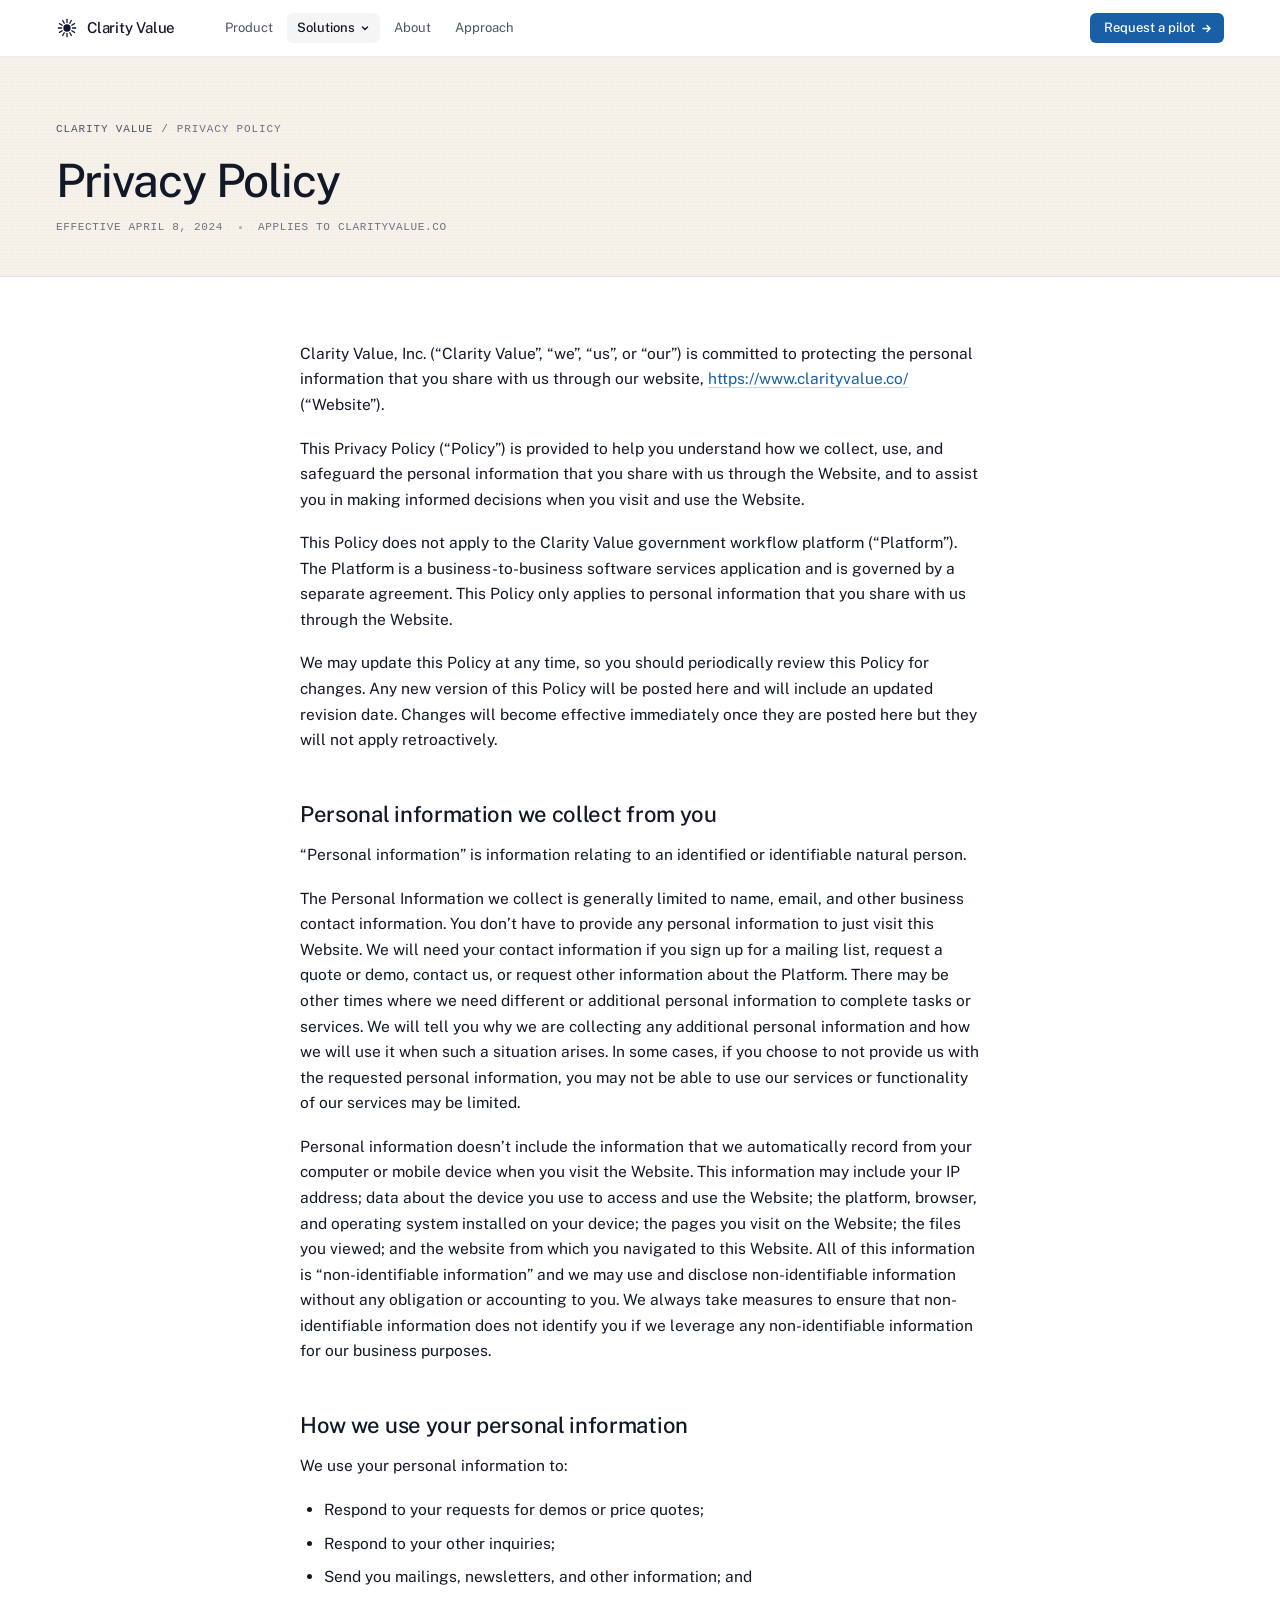
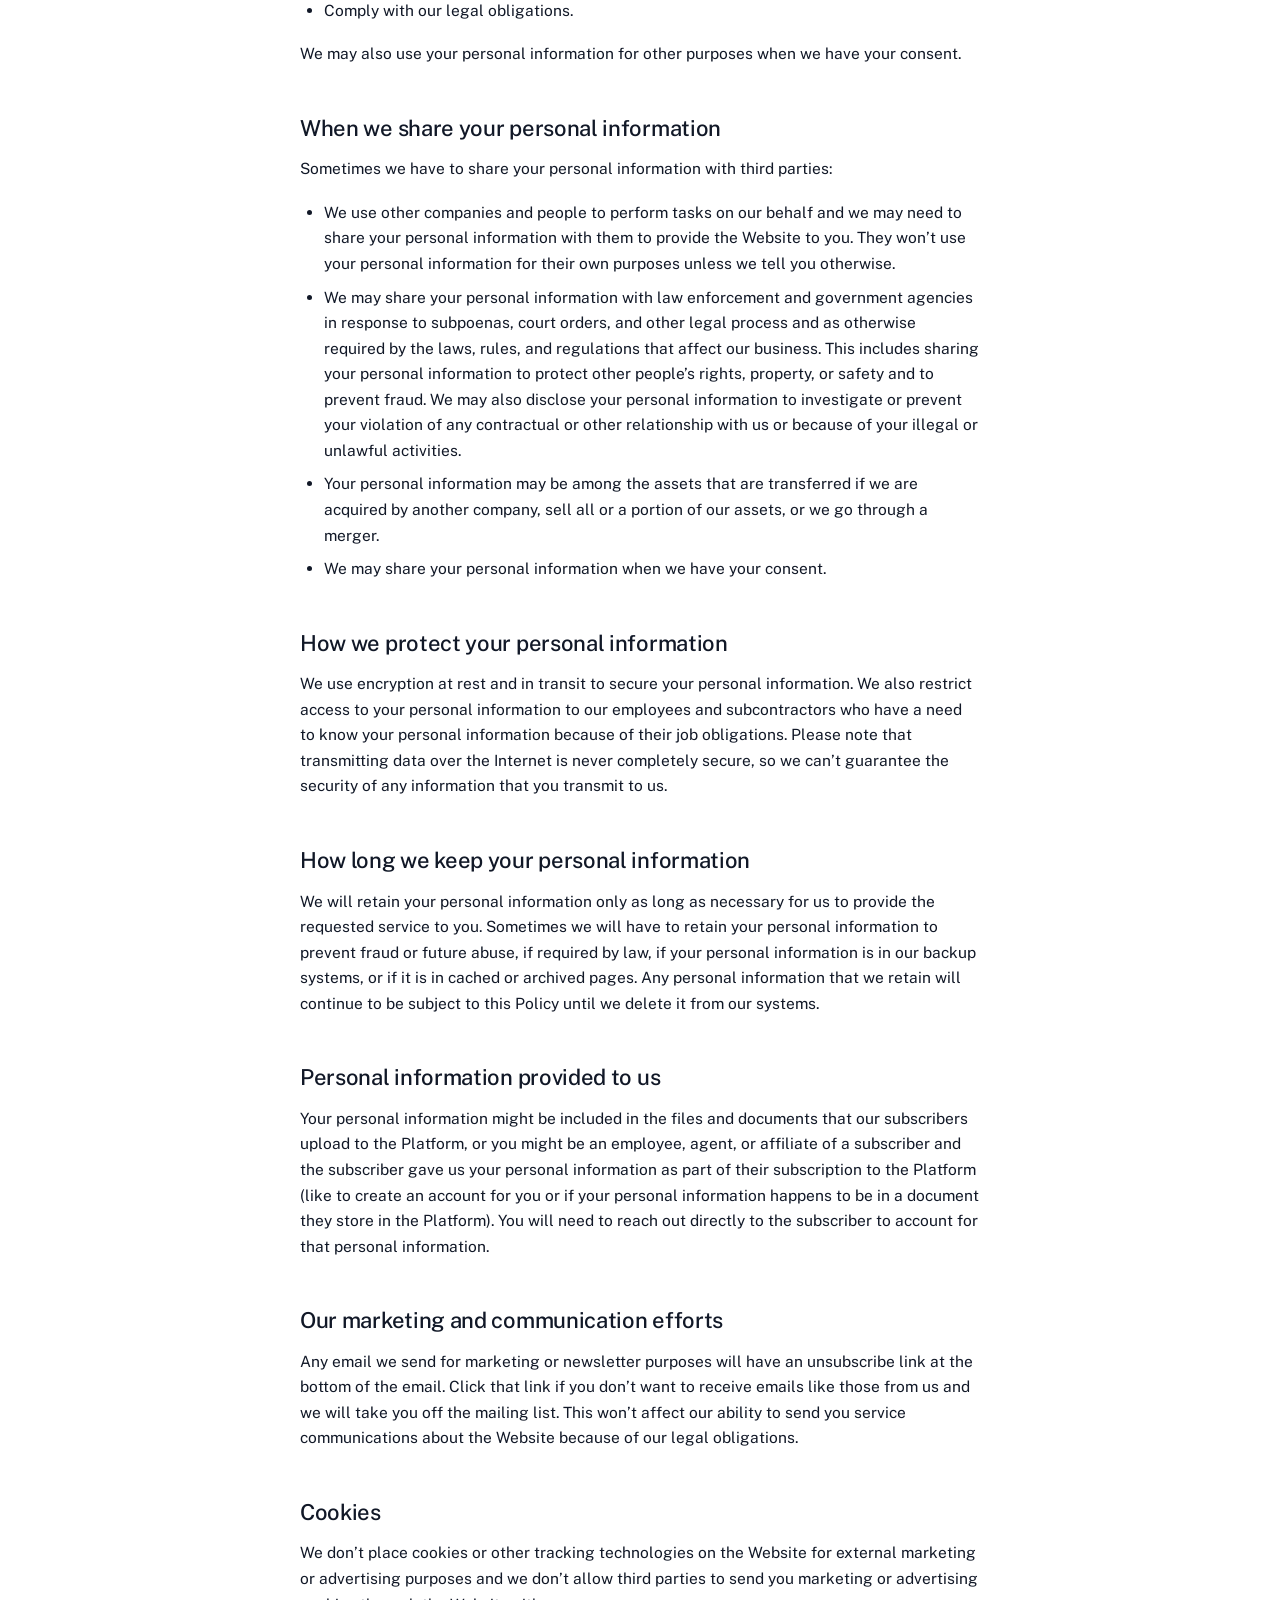
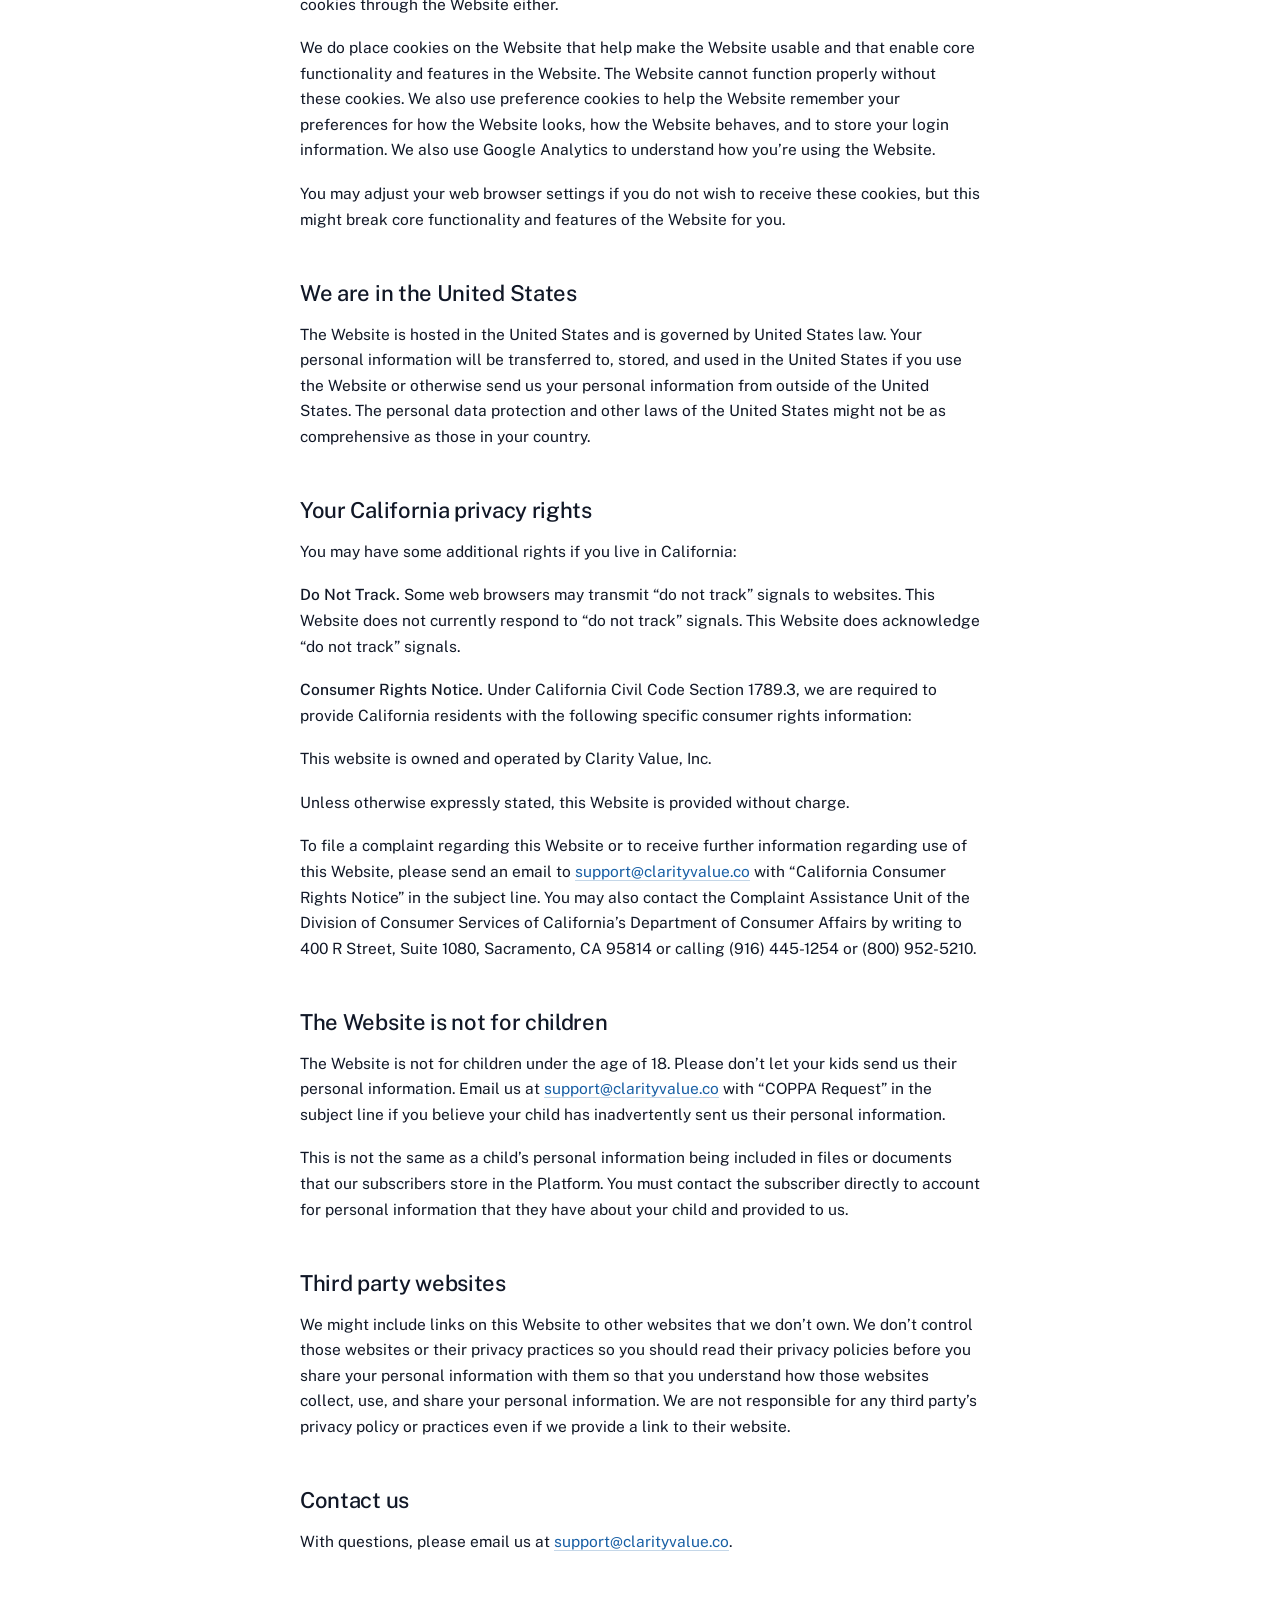
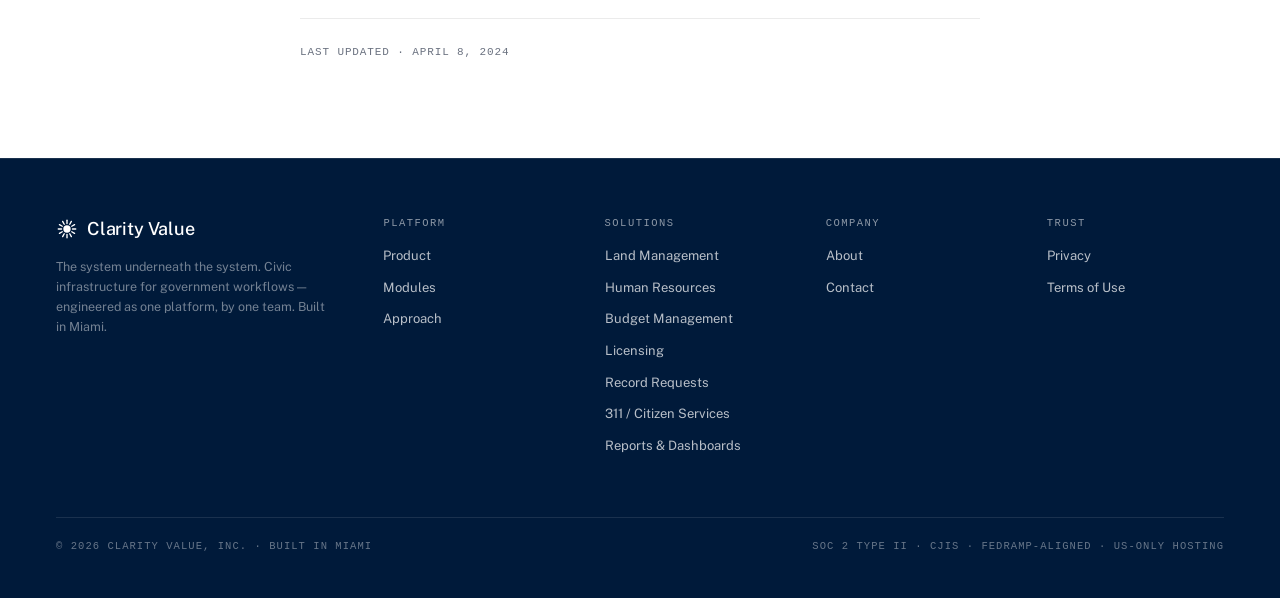
<file: privacy-policy.html>
<!doctype html>
<html lang="en" data-cm-module="privacy">
<head>
<meta charset="utf-8" />
<meta name="viewport" content="width=device-width,initial-scale=1" />
<link rel="icon" href="/favicon.ico" sizes="any" />
<link rel="icon" type="image/png" sizes="32x32" href="/icon-32.png" />
<link rel="apple-touch-icon" href="/apple-touch-icon.png" />
<link rel="manifest" href="/site.webmanifest" />
<meta name="theme-color" content="#0F1430" />
<link rel="canonical" href="https://clarityvalue.co/privacy-policy" />
<title>Privacy Policy — Clarity Value</title>
<meta name="description" content="How Clarity Value, Inc. collects, uses, and safeguards personal information shared with us through clarityvalue.co." />

<link rel="stylesheet" href="tokens/colors.css?v=2" />
<link rel="stylesheet" href="tokens/typography.css?v=2" />
<link rel="stylesheet" href="tokens/density.css?v=2" />
<link rel="stylesheet" href="tokens/components-controls.css?v=2" />
<link rel="stylesheet" href="tokens/components-display.css?v=2" />
<link rel="stylesheet" href="tokens/components-shell.css?v=2" />
<link rel="stylesheet" href="module-shell.css?v=3" />

<style>
/* ====== Long-read legal page styling ====== */
.cm-legal-hero{background:var(--cm-paper);position:relative;padding:64px 0 40px;border-bottom:0.5px solid var(--cv-line-hairline)}
.cm-legal-hero::before{content:"";position:absolute;inset:0;pointer-events:none;background-image:radial-gradient(rgba(80,60,30,0.06) 1px,transparent 1.4px);background-size:3px 3px;mix-blend-mode:multiply;opacity:0.35;z-index:0}
.cm-legal-hero>*{position:relative;z-index:1}
.cm-legal-hero-row{max-width:var(--cm-page-w);margin:0 auto;padding:0 var(--cm-pad-h)}
.cm-legal-crumb{display:flex;align-items:center;gap:8px;font-family:var(--cv-font-mono);font-size:11px;letter-spacing:0.08em;text-transform:uppercase;color:var(--cv-text-tertiary);margin-bottom:18px}
.cm-legal-crumb a{color:var(--cv-text-secondary);text-decoration:none}
.cm-legal-crumb a:hover{color:var(--cv-brand-blue)}
.cm-legal-crumb span.sep{color:var(--cv-text-tertiary)}
.cm-legal-h1{margin:0 0 14px;font-size:46px;font-weight:500;line-height:1.06;letter-spacing:-0.022em;color:var(--cv-text-primary);text-wrap:balance}
.cm-legal-meta{display:flex;align-items:center;gap:16px;flex-wrap:wrap;font-family:var(--cv-font-mono);font-size:11px;letter-spacing:0.06em;color:var(--cv-text-tertiary);text-transform:uppercase}
.cm-legal-meta .cm-dot{width:3px;height:3px;border-radius:50%;background:currentColor;opacity:0.5}

.cm-legal-body{padding:64px 0 96px;background:#fff}
.cm-legal-row{max-width:var(--cm-page-w);margin:0 auto;padding:0 var(--cm-pad-h)}
.cm-legal-prose{max-width:680px;margin:0 auto;font-size:15.5px;line-height:1.65;color:var(--cv-text-primary)}
.cm-legal-prose p{margin:0 0 18px}
.cm-legal-prose h2{margin:48px 0 14px;font-size:22px;font-weight:500;line-height:1.25;letter-spacing:-0.014em;color:var(--cv-text-primary)}
.cm-legal-prose h2:first-child{margin-top:0}
.cm-legal-prose strong{font-weight:500;color:var(--cv-text-primary)}
.cm-legal-prose em{font-style:italic;color:var(--cv-text-secondary)}
.cm-legal-prose a{color:var(--cv-brand-blue);text-decoration:none;border-bottom:1px solid rgba(24,95,165,0.25)}
.cm-legal-prose a:hover{border-bottom-color:var(--cv-brand-blue)}
.cm-legal-prose ul{margin:0 0 18px;padding-left:24px}
.cm-legal-prose li{margin:0 0 8px}
.cm-legal-prose blockquote{margin:24px 0;padding:14px 18px;background:var(--cm-paper);border-left:2px solid var(--cv-brand-blue);border-radius:0 4px 4px 0;color:var(--cv-text-secondary);font-size:14.5px}

.cm-legal-foot{margin-top:64px;padding-top:24px;border-top:0.5px solid var(--cv-line-hairline);font-family:var(--cv-font-mono);font-size:11px;letter-spacing:0.08em;text-transform:uppercase;color:var(--cv-text-tertiary)}
</style>
<!-- Google Analytics -->
<script async src="https://www.googletagmanager.com/gtag/js?id=G-91MDWR08NJ"></script>
<script>
  window.dataLayer = window.dataLayer || [];
  function gtag(){dataLayer.push(arguments);}
  gtag('js', new Date());
  gtag('config', 'G-91MDWR08NJ');
</script>
</head>
<body>

<div data-cm-slot="nav"></div>

<main>

  <section class="cm-legal-hero">
    <div class="cm-legal-hero-row">
      <div class="cm-legal-crumb">
        <a href="/">Clarity Value</a>
        <span class="sep">/</span>
        <span>Privacy Policy</span>
      </div>
      <h1 class="cm-legal-h1">Privacy Policy</h1>
      <div class="cm-legal-meta">
        <span>Effective April 8, 2024</span>
        <span class="cm-dot"></span>
        <span>Applies to clarityvalue.co</span>
      </div>
    </div>
  </section>

  <section class="cm-legal-body">
    <div class="cm-legal-row">
      <article class="cm-legal-prose">

        <p>Clarity Value, Inc. (&ldquo;Clarity Value&rdquo;, &ldquo;we&rdquo;, &ldquo;us&rdquo;, or &ldquo;our&rdquo;) is committed to protecting the personal information that you share with us through our website, <a href="https://www.clarityvalue.co/">https://www.clarityvalue.co/</a> (&ldquo;Website&rdquo;).</p>

        <p>This Privacy Policy (&ldquo;Policy&rdquo;) is provided to help you understand how we collect, use, and safeguard the personal information that you share with us through the Website, and to assist you in making informed decisions when you visit and use the Website.</p>

        <p>This Policy does not apply to the Clarity Value government workflow platform (&ldquo;Platform&rdquo;). The Platform is a business-to-business software services application and is governed by a separate agreement. This Policy only applies to personal information that you share with us through the Website.</p>

        <p>We may update this Policy at any time, so you should periodically review this Policy for changes. Any new version of this Policy will be posted here and will include an updated revision date. Changes will become effective immediately once they are posted here but they will not apply retroactively.</p>

        <h2>Personal information we collect from you</h2>

        <p>&ldquo;Personal information&rdquo; is information relating to an identified or identifiable natural person.</p>

        <p>The Personal Information we collect is generally limited to name, email, and other business contact information. You don&rsquo;t have to provide any personal information to just visit this Website. We will need your contact information if you sign up for a mailing list, request a quote or demo, contact us, or request other information about the Platform. There may be other times where we need different or additional personal information to complete tasks or services. We will tell you why we are collecting any additional personal information and how we will use it when such a situation arises. In some cases, if you choose to not provide us with the requested personal information, you may not be able to use our services or functionality of our services may be limited.</p>

        <p>Personal information doesn&rsquo;t include the information that we automatically record from your computer or mobile device when you visit the Website. This information may include your IP address; data about the device you use to access and use the Website; the platform, browser, and operating system installed on your device; the pages you visit on the Website; the files you viewed; and the website from which you navigated to this Website. All of this information is &ldquo;non-identifiable information&rdquo; and we may use and disclose non-identifiable information without any obligation or accounting to you. We always take measures to ensure that non-identifiable information does not identify you if we leverage any non-identifiable information for our business purposes.</p>

        <h2>How we use your personal information</h2>

        <p>We use your personal information to:</p>
        <ul>
          <li>Respond to your requests for demos or price quotes;</li>
          <li>Respond to your other inquiries;</li>
          <li>Send you mailings, newsletters, and other information; and</li>
          <li>Comply with our legal obligations.</li>
        </ul>

        <p>We may also use your personal information for other purposes when we have your consent.</p>

        <h2>When we share your personal information</h2>

        <p>Sometimes we have to share your personal information with third parties:</p>
        <ul>
          <li>We use other companies and people to perform tasks on our behalf and we may need to share your personal information with them to provide the Website to you. They won&rsquo;t use your personal information for their own purposes unless we tell you otherwise.</li>
          <li>We may share your personal information with law enforcement and government agencies in response to subpoenas, court orders, and other legal process and as otherwise required by the laws, rules, and regulations that affect our business. This includes sharing your personal information to protect other people&rsquo;s rights, property, or safety and to prevent fraud. We may also disclose your personal information to investigate or prevent your violation of any contractual or other relationship with us or because of your illegal or unlawful activities.</li>
          <li>Your personal information may be among the assets that are transferred if we are acquired by another company, sell all or a portion of our assets, or we go through a merger.</li>
          <li>We may share your personal information when we have your consent.</li>
        </ul>

        <h2>How we protect your personal information</h2>

        <p>We use encryption at rest and in transit to secure your personal information. We also restrict access to your personal information to our employees and subcontractors who have a need to know your personal information because of their job obligations. Please note that transmitting data over the Internet is never completely secure, so we can&rsquo;t guarantee the security of any information that you transmit to us.</p>

        <h2>How long we keep your personal information</h2>

        <p>We will retain your personal information only as long as necessary for us to provide the requested service to you. Sometimes we will have to retain your personal information to prevent fraud or future abuse, if required by law, if your personal information is in our backup systems, or if it is in cached or archived pages. Any personal information that we retain will continue to be subject to this Policy until we delete it from our systems.</p>

        <h2>Personal information provided to us</h2>

        <p>Your personal information might be included in the files and documents that our subscribers upload to the Platform, or you might be an employee, agent, or affiliate of a subscriber and the subscriber gave us your personal information as part of their subscription to the Platform (like to create an account for you or if your personal information happens to be in a document they store in the Platform). You will need to reach out directly to the subscriber to account for that personal information.</p>

        <h2>Our marketing and communication efforts</h2>

        <p>Any email we send for marketing or newsletter purposes will have an unsubscribe link at the bottom of the email. Click that link if you don&rsquo;t want to receive emails like those from us and we will take you off the mailing list. This won&rsquo;t affect our ability to send you service communications about the Website because of our legal obligations.</p>

        <h2>Cookies</h2>

        <p>We don&rsquo;t place cookies or other tracking technologies on the Website for external marketing or advertising purposes and we don&rsquo;t allow third parties to send you marketing or advertising cookies through the Website either.</p>

        <p>We do place cookies on the Website that help make the Website usable and that enable core functionality and features in the Website. The Website cannot function properly without these cookies. We also use preference cookies to help the Website remember your preferences for how the Website looks, how the Website behaves, and to store your login information. We also use Google Analytics to understand how you&rsquo;re using the Website.</p>

        <p>You may adjust your web browser settings if you do not wish to receive these cookies, but this might break core functionality and features of the Website for you.</p>

        <h2>We are in the United States</h2>

        <p>The Website is hosted in the United States and is governed by United States law. Your personal information will be transferred to, stored, and used in the United States if you use the Website or otherwise send us your personal information from outside of the United States. The personal data protection and other laws of the United States might not be as comprehensive as those in your country.</p>

        <h2>Your California privacy rights</h2>

        <p>You may have some additional rights if you live in California:</p>

        <p><strong>Do Not Track.</strong> Some web browsers may transmit &ldquo;do not track&rdquo; signals to websites. This Website does not currently respond to &ldquo;do not track&rdquo; signals. This Website does acknowledge &ldquo;do not track&rdquo; signals.</p>

        <p><strong>Consumer Rights Notice.</strong> Under California Civil Code Section 1789.3, we are required to provide California residents with the following specific consumer rights information:</p>

        <p>This website is owned and operated by Clarity Value, Inc.</p>

        <p>Unless otherwise expressly stated, this Website is provided without charge.</p>

        <p>To file a complaint regarding this Website or to receive further information regarding use of this Website, please send an email to <a href="mailto:support@clarityvalue.co">support@clarityvalue.co</a> with &ldquo;California Consumer Rights Notice&rdquo; in the subject line. You may also contact the Complaint Assistance Unit of the Division of Consumer Services of California&rsquo;s Department of Consumer Affairs by writing to 400 R Street, Suite 1080, Sacramento, CA 95814 or calling (916) 445-1254 or (800) 952-5210.</p>

        <h2>The Website is not for children</h2>

        <p>The Website is not for children under the age of 18. Please don&rsquo;t let your kids send us their personal information. Email us at <a href="mailto:support@clarityvalue.co">support@clarityvalue.co</a> with &ldquo;COPPA Request&rdquo; in the subject line if you believe your child has inadvertently sent us their personal information.</p>

        <p>This is not the same as a child&rsquo;s personal information being included in files or documents that our subscribers store in the Platform. You must contact the subscriber directly to account for personal information that they have about your child and provided to us.</p>

        <h2>Third party websites</h2>

        <p>We might include links on this Website to other websites that we don&rsquo;t own. We don&rsquo;t control those websites or their privacy practices so you should read their privacy policies before you share your personal information with them so that you understand how those websites collect, use, and share your personal information. We are not responsible for any third party&rsquo;s privacy policy or practices even if we provide a link to their website.</p>

        <h2>Contact us</h2>

        <p>With questions, please email us at <a href="mailto:support@clarityvalue.co">support@clarityvalue.co</a>.</p>

        <div class="cm-legal-foot">Last updated &middot; April 8, 2024</div>

      </article>
    </div>
  </section>

</main>

<div data-cm-slot="footer"></div>

<script src="module-shell.js?v=4"></script>
</body>
</html>
</file>
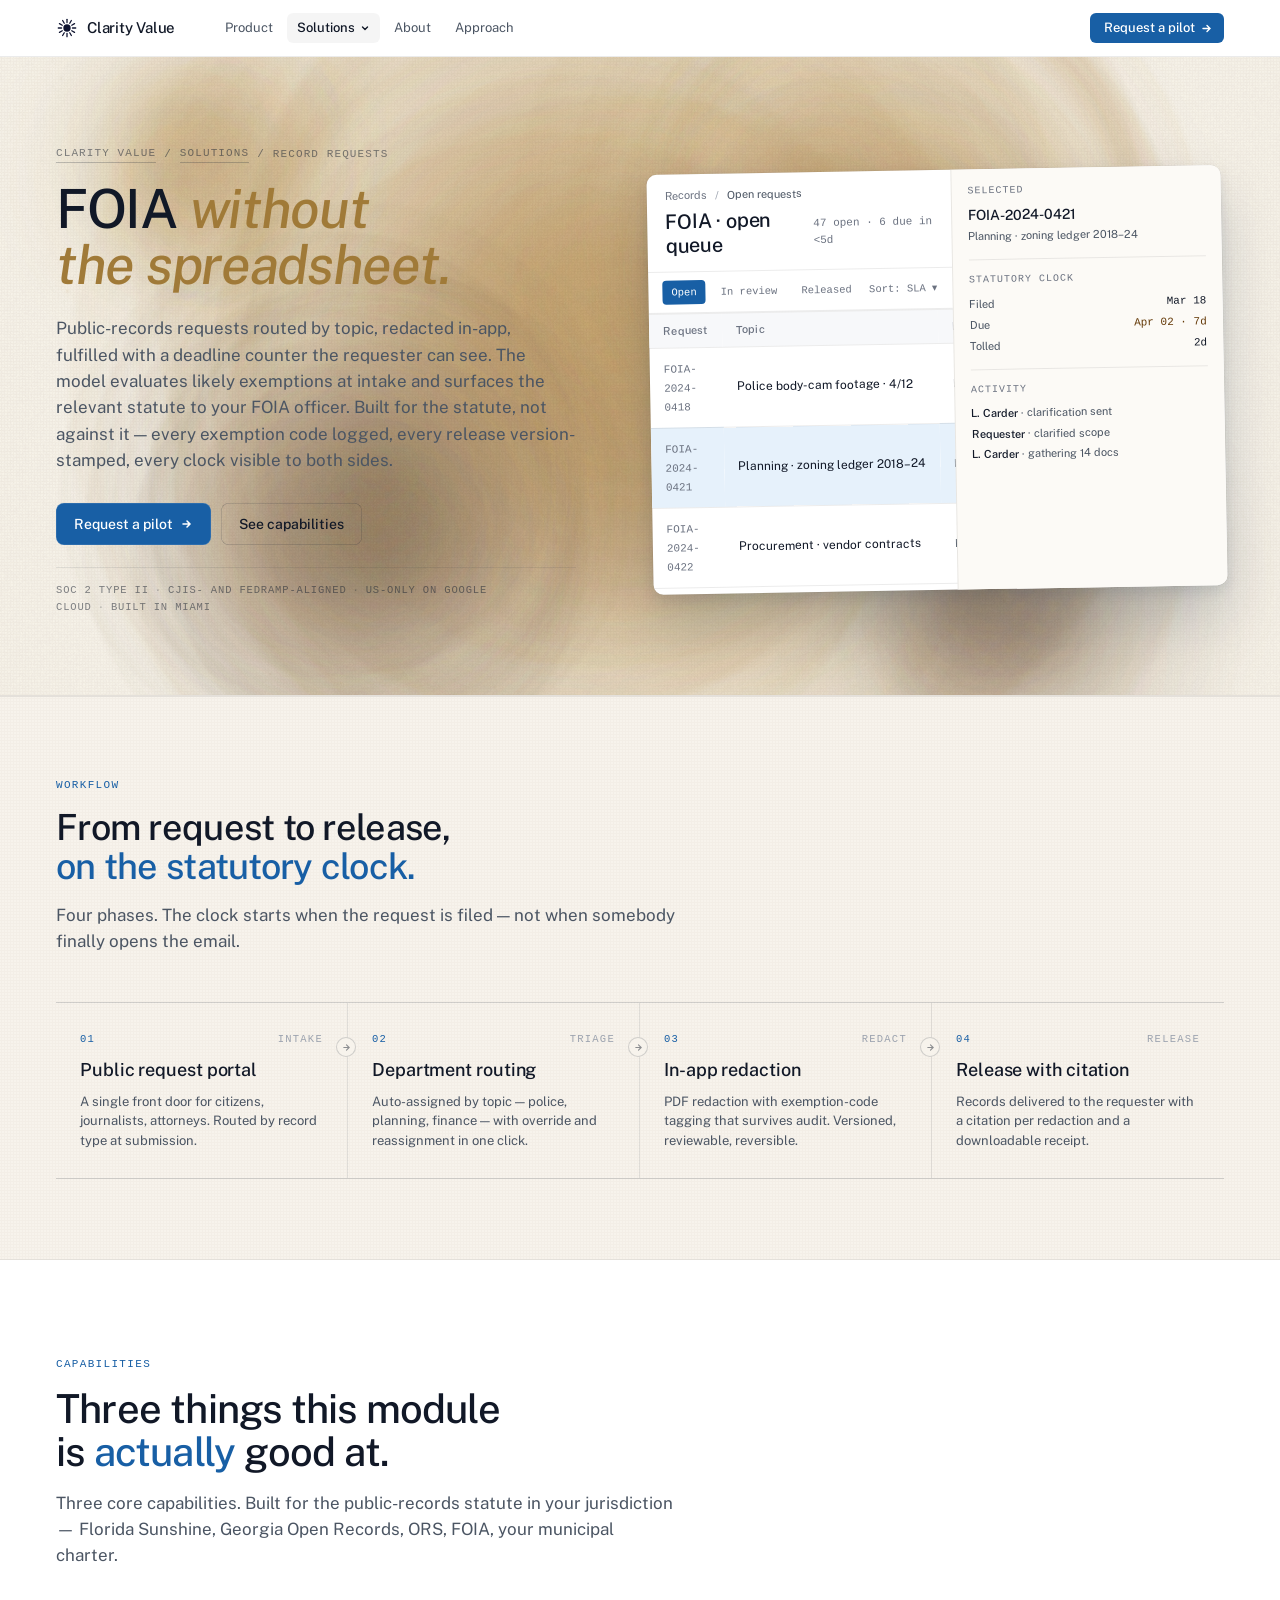
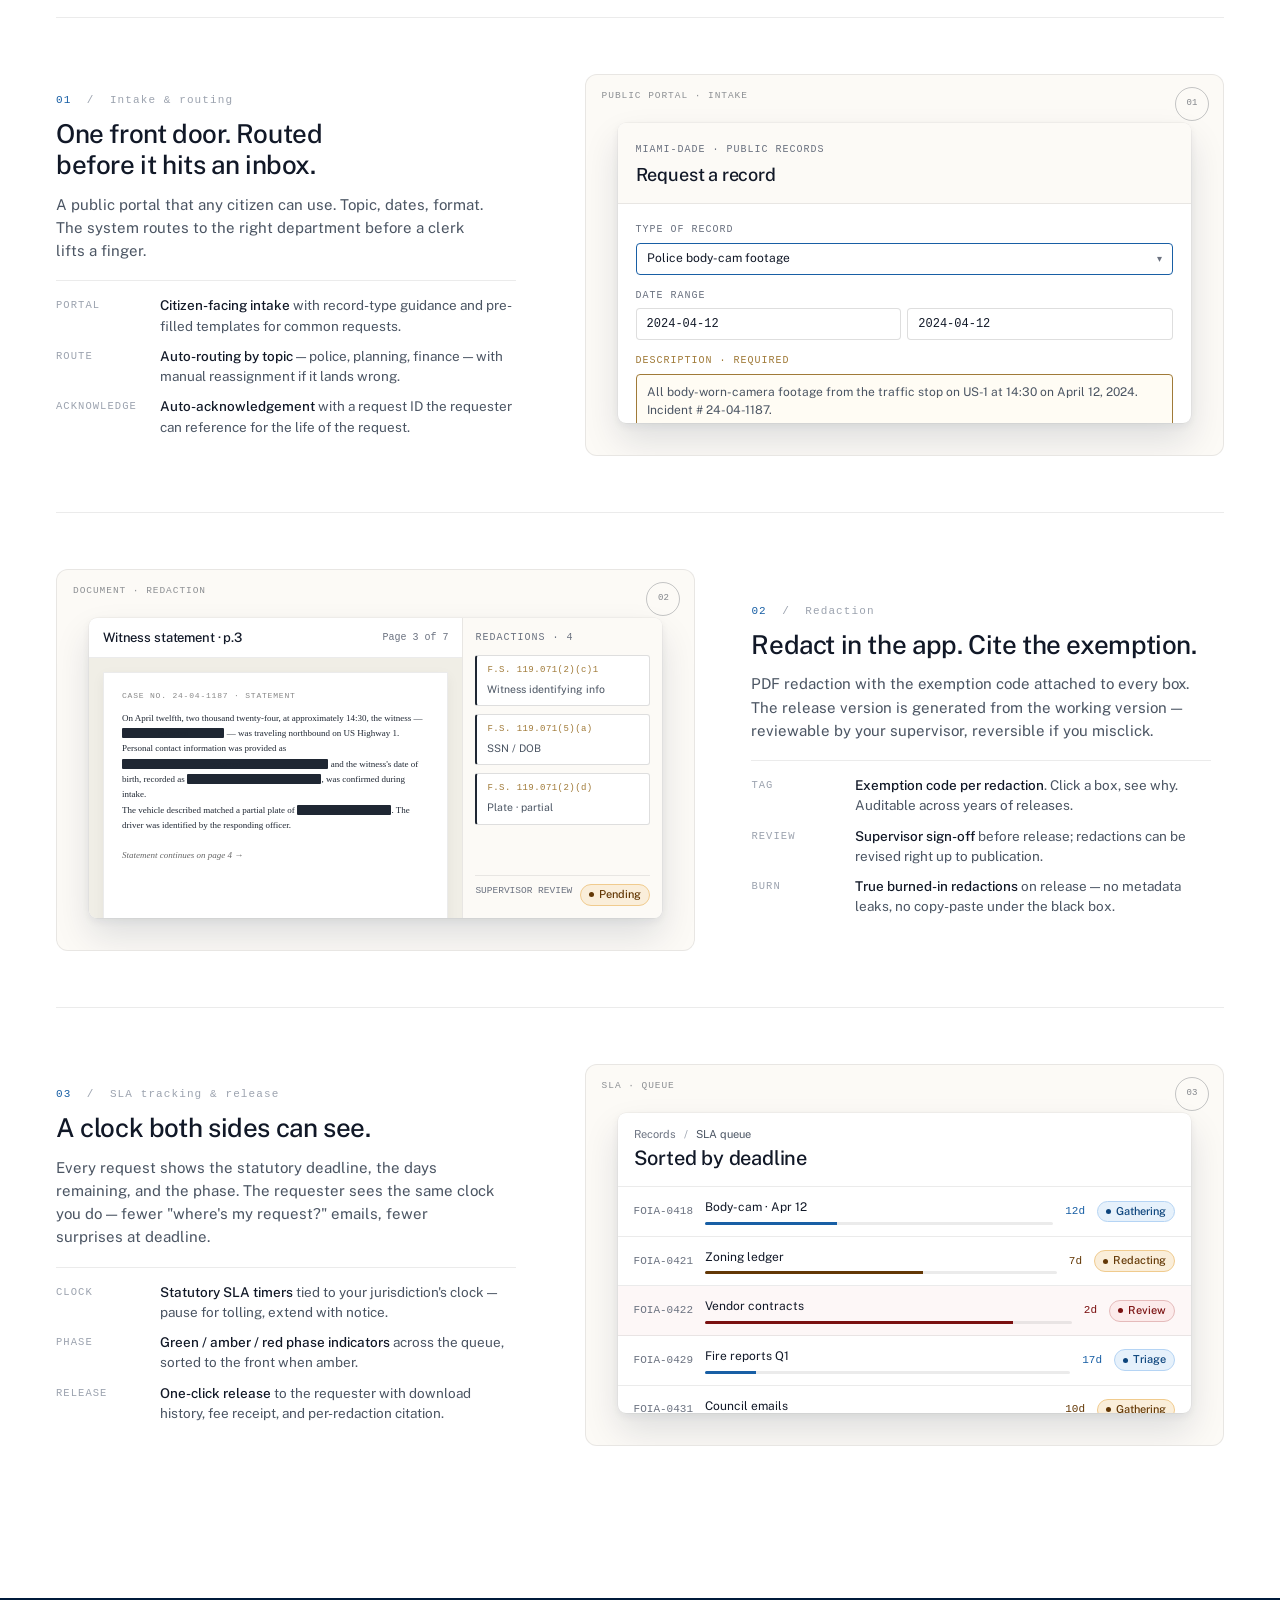
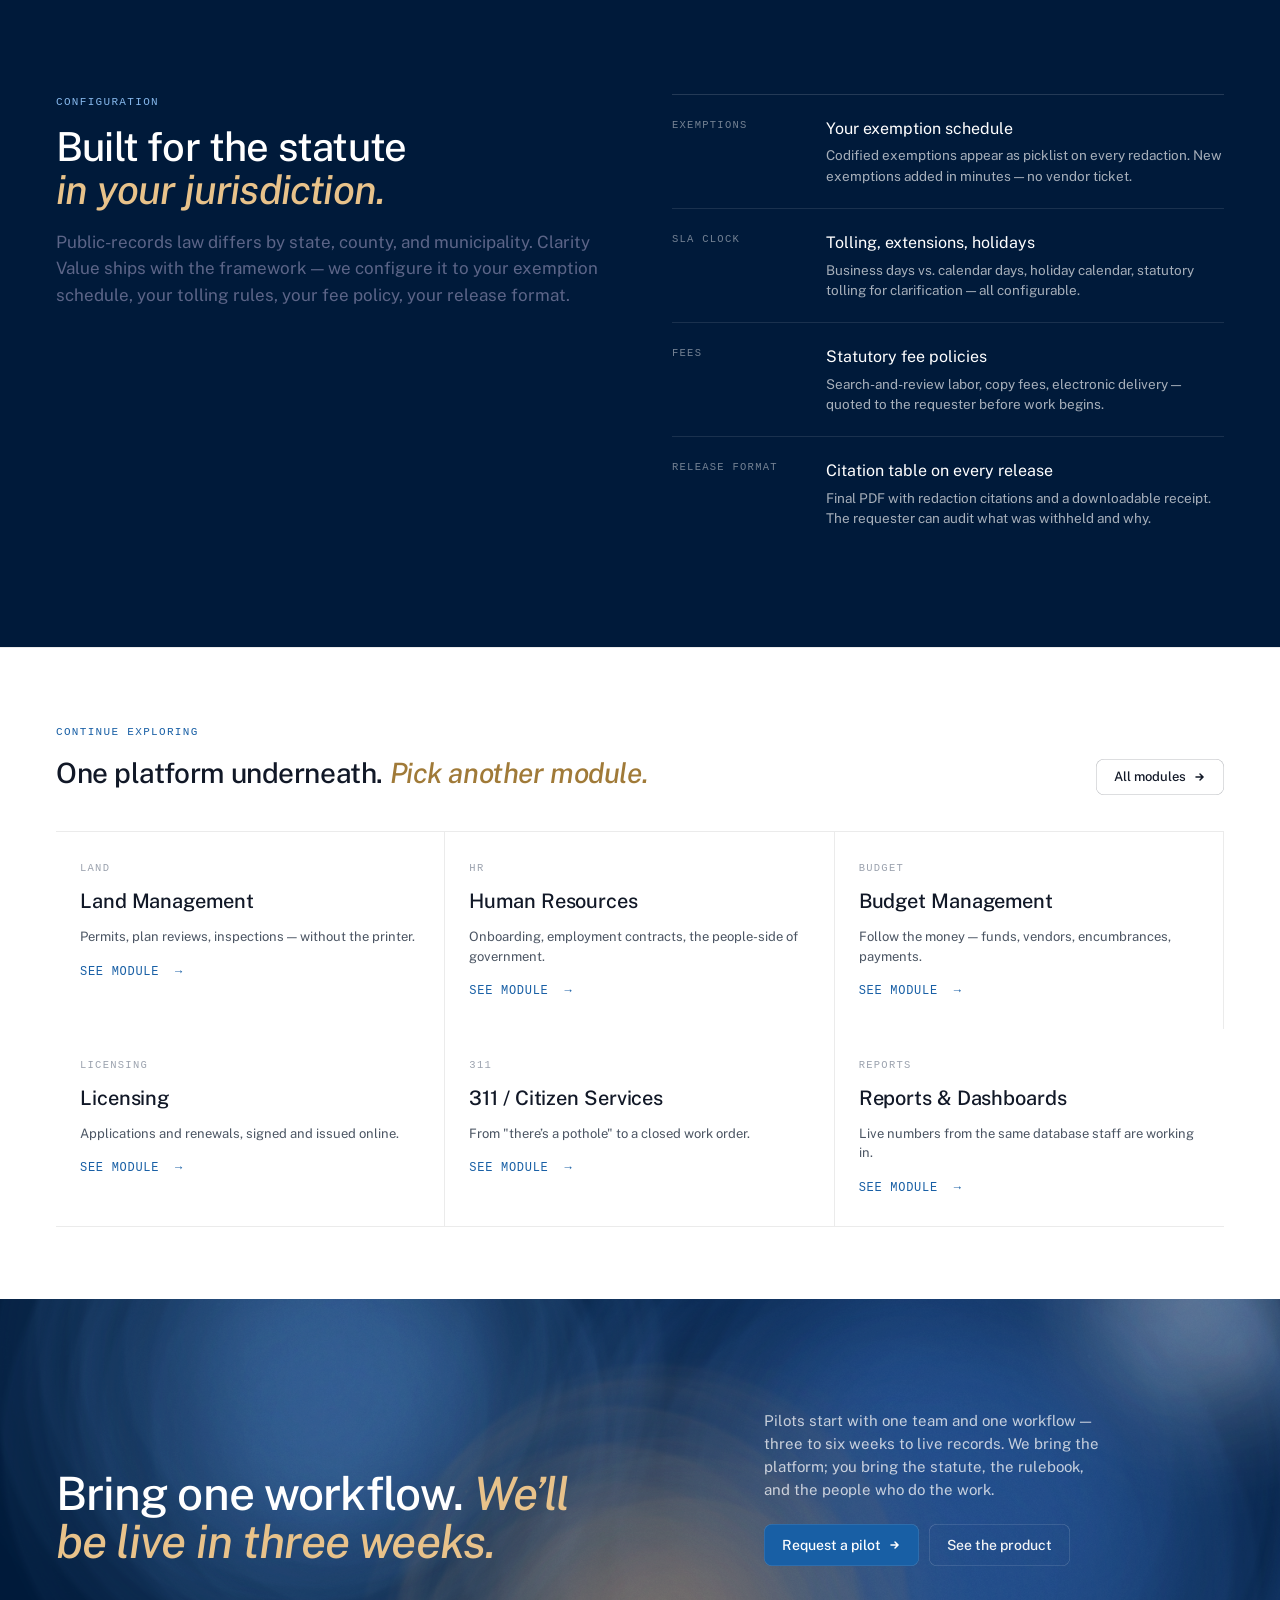
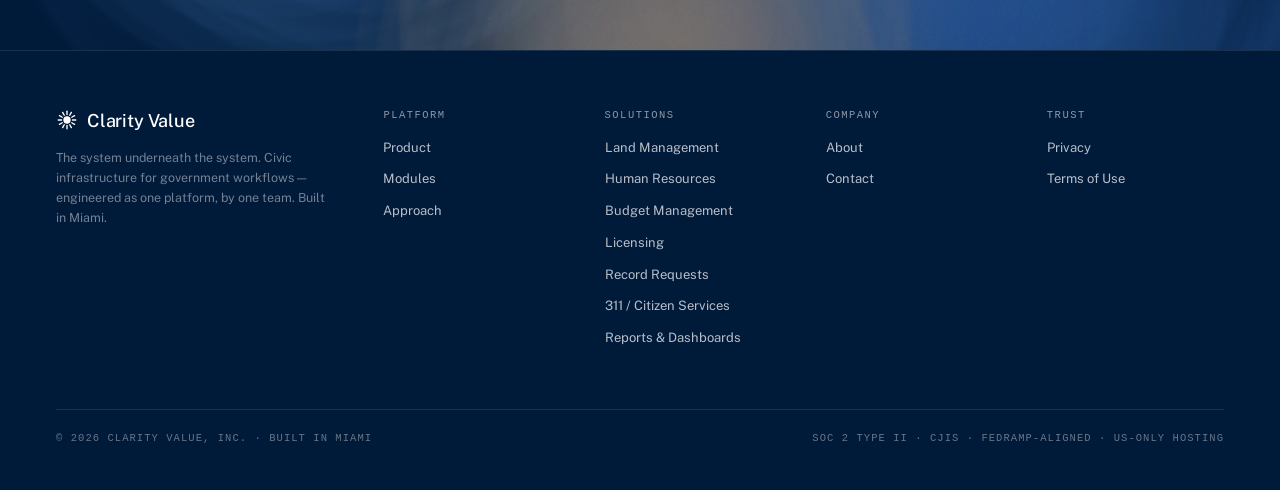
<file: record-requests.html>
<!doctype html>
<html lang="en" data-cm-module="foia">
<head>
<meta charset="utf-8" />
<meta name="viewport" content="width=device-width,initial-scale=1" />
<link rel="icon" href="/favicon.ico" sizes="any" />
<link rel="icon" type="image/png" sizes="32x32" href="/icon-32.png" />
<link rel="apple-touch-icon" href="/apple-touch-icon.png" />
<link rel="manifest" href="/site.webmanifest" />
<meta name="theme-color" content="#0F1430" />
<link rel="canonical" href="https://clarityvalue.co/record-requests" />
<title>Record Requests — Clarity Value</title>
<meta name="description" content="Public-records requests routed, redacted, fulfilled. SLA timers visible to both sides. Built for the statute, not against it." />
<meta property="og:type" content="website" />
<meta property="og:site_name" content="Clarity Value" />
<meta property="og:url" content="https://clarityvalue.co/record-requests" />
<meta property="og:title" content="Record Requests — Clarity Value" />
<meta property="og:description" content="Public-records requests routed, redacted, fulfilled. Built for the statute, not against it." />
<meta property="og:image" content="https://clarityvalue.co/art/og-image.png?v=2" />
<meta property="og:image:width" content="1200" />
<meta property="og:image:height" content="630" />
<meta name="twitter:card" content="summary_large_image" />
<meta name="twitter:title" content="Record Requests — Clarity Value" />
<meta name="twitter:description" content="Public-records routed, redacted, fulfilled." />
<meta name="twitter:image" content="https://clarityvalue.co/art/og-image.png?v=2" />

<link rel="stylesheet" href="tokens/colors.css?v=2" />
<link rel="stylesheet" href="tokens/typography.css?v=2" />
<link rel="stylesheet" href="tokens/density.css?v=2" />
<link rel="stylesheet" href="tokens/components-controls.css?v=2" />
<link rel="stylesheet" href="tokens/components-display.css?v=2" />
<link rel="stylesheet" href="tokens/components-shell.css?v=2" />
<link rel="stylesheet" href="module-shell.css?v=3" />
<!-- Google Analytics -->
<script async src="https://www.googletagmanager.com/gtag/js?id=G-91MDWR08NJ"></script>
<script>
  window.dataLayer = window.dataLayer || [];
  function gtag(){dataLayer.push(arguments);}
  gtag('js', new Date());
  gtag('config', 'G-91MDWR08NJ');
</script>
</head>
<body>

<div data-cm-slot="nav"></div>

<main>

  <!-- HERO -->
  <section class="cm-mhero cm-mhero--foia">
    <div class="cm-mhero-row">
      <div>
        <div class="cm-mhero-crumb">
          <a href="/">Clarity Value</a><span>/</span>
          <a href="/#modules">Solutions</a><span>/</span>
          <span>Record Requests</span>
        </div>
        <h1>FOIA <em class="cm-script">without the spreadsheet.</em></h1>
        <p class="cm-mhero-lede">Public-records requests routed by topic, redacted in-app, fulfilled with a deadline counter the requester can see. The model evaluates likely exemptions at intake and surfaces the relevant statute to your FOIA officer. Built for the statute, not against it &mdash; every exemption code logged, every release version-stamped, every clock visible to both sides.</p>
        <div class="cm-mhero-ctas">
          <a class="cm-btn cm-btn--primary" href="/contacts">Request a pilot
            <svg viewBox="0 0 12 12" fill="none"><path d="M2 6h7M6 3l3 3-3 3" stroke="currentColor" stroke-width="1.5" stroke-linecap="round"/></svg>
          </a>
          <a class="cm-btn cm-btn--ghost" href="#capabilities">See capabilities</a>
        </div>
        <div class="cm-mhero-trust">SOC 2 Type II<span class="sep">&middot;</span>CJIS- and FedRAMP-aligned<span class="sep">&middot;</span>US-only on Google Cloud<span class="sep">&middot;</span>Built in Miami</div>
      </div>
      <div class="cm-mhero-art">
        <div class="cm-mhero-surface" id="hero-surface" style="left:0;right:0;top:20px;bottom:20px;transform:rotate(-1deg)"></div>
      </div>
    </div>
  </section>

  <!-- WORKFLOW -->
  <section class="cm-sec cm-sec--paper" style="padding:80px 0">
    <div class="cm-wrap">
      <div class="cm-sec-head">
        <span class="cm-eyebrow cm-eyebrow--blue cm-sec-eyebrow">Workflow</span>
        <h2 class="cm-sec-h2" style="font-size:36px">From request to release, <em>on the statutory clock.</em></h2>
        <p class="cm-sec-sub">Four phases. The clock starts when the request is filed — not when somebody finally opens the email.</p>
      </div>
      <div class="cm-flow">
        <div class="cm-flow-step">
          <div class="cm-flow-k"><strong>01</strong><span>Intake</span></div>
          <h4 class="cm-flow-h">Public request portal</h4>
          <p class="cm-flow-b">A single front door for citizens, journalists, attorneys. Routed by record type at submission.</p>
          <div class="cm-flow-arrow"><svg viewBox="0 0 10 10" width="9" height="9" fill="none"><path d="M2 5h6M5 2l3 3-3 3" stroke="currentColor" stroke-width="1.2" stroke-linecap="round"/></svg></div>
        </div>
        <div class="cm-flow-step">
          <div class="cm-flow-k"><strong>02</strong><span>Triage</span></div>
          <h4 class="cm-flow-h">Department routing</h4>
          <p class="cm-flow-b">Auto-assigned by topic — police, planning, finance — with override and reassignment in one click.</p>
          <div class="cm-flow-arrow"><svg viewBox="0 0 10 10" width="9" height="9" fill="none"><path d="M2 5h6M5 2l3 3-3 3" stroke="currentColor" stroke-width="1.2" stroke-linecap="round"/></svg></div>
        </div>
        <div class="cm-flow-step">
          <div class="cm-flow-k"><strong>03</strong><span>Redact</span></div>
          <h4 class="cm-flow-h">In-app redaction</h4>
          <p class="cm-flow-b">PDF redaction with exemption-code tagging that survives audit. Versioned, reviewable, reversible.</p>
          <div class="cm-flow-arrow"><svg viewBox="0 0 10 10" width="9" height="9" fill="none"><path d="M2 5h6M5 2l3 3-3 3" stroke="currentColor" stroke-width="1.2" stroke-linecap="round"/></svg></div>
        </div>
        <div class="cm-flow-step">
          <div class="cm-flow-k"><strong>04</strong><span>Release</span></div>
          <h4 class="cm-flow-h">Release with citation</h4>
          <p class="cm-flow-b">Records delivered to the requester with a citation per redaction and a downloadable receipt.</p>
        </div>
      </div>
    </div>
  </section>

  <!-- CAPABILITIES -->
  <section class="cm-sec" id="capabilities">
    <div class="cm-wrap">
      <div class="cm-sec-head">
        <span class="cm-eyebrow cm-eyebrow--blue cm-sec-eyebrow">Capabilities</span>
        <h2 class="cm-sec-h2">Three things this module is <em>actually</em> good at.</h2>
        <p class="cm-sec-sub">Three core capabilities. Built for the public-records statute in your jurisdiction — Florida Sunshine, Georgia Open Records, ORS, FOIA, your municipal charter.</p>
      </div>

      <div class="cm-cap-row" style="margin-top:48px">
        <div class="cm-cap-copy">
          <div class="cm-cap-num"><strong>01</strong> &nbsp;/&nbsp; Intake &amp; routing</div>
          <h3 class="cm-cap-h3">One front door. Routed before it hits an inbox.</h3>
          <p class="cm-cap-lede">A public portal that any citizen can use. Topic, dates, format. The system routes to the right department before a clerk lifts a finger.</p>
          <ul class="cm-cap-bullets">
            <li><span class="cm-feat-k">Portal</span><span><b>Citizen-facing intake</b> with record-type guidance and pre-filled templates for common requests.</span></li>
            <li><span class="cm-feat-k">Route</span><span><b>Auto-routing by topic</b> — police, planning, finance — with manual reassignment if it lands wrong.</span></li>
            <li><span class="cm-feat-k">Acknowledge</span><span><b>Auto-acknowledgement</b> with a request ID the requester can reference for the life of the request.</span></li>
          </ul>
        </div>
        <div class="cm-cap-art">
          <span class="cm-cap-art-spec">PUBLIC PORTAL · INTAKE</span>
          <span class="cm-cap-art-mark">01</span>
          <div class="cm-cap-art-surface" id="cap1-surface"></div>
        </div>
      </div>

      <div class="cm-cap-row cm-cap-row--reverse">
        <div class="cm-cap-art">
          <span class="cm-cap-art-spec">DOCUMENT · REDACTION</span>
          <span class="cm-cap-art-mark">02</span>
          <div class="cm-cap-art-surface" id="cap2-surface"></div>
        </div>
        <div class="cm-cap-copy">
          <div class="cm-cap-num"><strong>02</strong> &nbsp;/&nbsp; Redaction</div>
          <h3 class="cm-cap-h3">Redact in the app. Cite the exemption.</h3>
          <p class="cm-cap-lede">PDF redaction with the exemption code attached to every box. The release version is generated from the working version — reviewable by your supervisor, reversible if you misclick.</p>
          <ul class="cm-cap-bullets">
            <li><span class="cm-feat-k">Tag</span><span><b>Exemption code per redaction</b>. Click a box, see why. Auditable across years of releases.</span></li>
            <li><span class="cm-feat-k">Review</span><span><b>Supervisor sign-off</b> before release; redactions can be revised right up to publication.</span></li>
            <li><span class="cm-feat-k">Burn</span><span><b>True burned-in redactions</b> on release — no metadata leaks, no copy-paste under the black box.</span></li>
          </ul>
        </div>
      </div>

      <div class="cm-cap-row">
        <div class="cm-cap-copy">
          <div class="cm-cap-num"><strong>03</strong> &nbsp;/&nbsp; SLA tracking &amp; release</div>
          <h3 class="cm-cap-h3">A clock both sides can see.</h3>
          <p class="cm-cap-lede">Every request shows the statutory deadline, the days remaining, and the phase. The requester sees the same clock you do — fewer "where's my request?" emails, fewer surprises at deadline.</p>
          <ul class="cm-cap-bullets">
            <li><span class="cm-feat-k">Clock</span><span><b>Statutory SLA timers</b> tied to your jurisdiction's clock — pause for tolling, extend with notice.</span></li>
            <li><span class="cm-feat-k">Phase</span><span><b>Green / amber / red phase indicators</b> across the queue, sorted to the front when amber.</span></li>
            <li><span class="cm-feat-k">Release</span><span><b>One-click release</b> to the requester with download history, fee receipt, and per-redaction citation.</span></li>
          </ul>
        </div>
        <div class="cm-cap-art">
          <span class="cm-cap-art-spec">SLA · QUEUE</span>
          <span class="cm-cap-art-mark">03</span>
          <div class="cm-cap-art-surface" id="cap3-surface"></div>
        </div>
      </div>
    </div>
  </section>

  <!-- CONFIG -->
  <section class="cm-sec cm-sec--dark">
    <div class="cm-wrap">
      <div style="display:grid;grid-template-columns:1fr 1fr;gap:64px;align-items:start">
        <div>
          <span class="cm-eyebrow cm-eyebrow--blue cm-sec-eyebrow" style="color:#85B7EB">Configuration</span>
          <h2 class="cm-sec-h2">Built for the statute <em class="cm-script">in your jurisdiction.</em></h2>
          <p class="cm-sec-sub" style="margin-top:18px">Public-records law differs by state, county, and municipality. Clarity Value ships with the framework — we configure it to your exemption schedule, your tolling rules, your fee policy, your release format.</p>
        </div>
        <div style="display:flex;flex-direction:column;border-top:0.5px solid rgba(255,255,255,0.14)">
          <div style="padding:22px 0;border-bottom:0.5px solid rgba(255,255,255,0.10);display:grid;grid-template-columns:130px 1fr;gap:24px">
            <span style="font-family:var(--cv-font-mono);font-size:10.5px;letter-spacing:0.12em;text-transform:uppercase;color:rgba(255,255,255,0.45)">Exemptions</span>
            <div><div style="color:#fff;font-family:var(--cv-font-display);font-size:16px;margin-bottom:4px">Your exemption schedule</div><div style="font-size:13.5px;line-height:1.5;color:rgba(255,255,255,0.65)">Codified exemptions appear as picklist on every redaction. New exemptions added in minutes — no vendor ticket.</div></div>
          </div>
          <div style="padding:22px 0;border-bottom:0.5px solid rgba(255,255,255,0.10);display:grid;grid-template-columns:130px 1fr;gap:24px">
            <span style="font-family:var(--cv-font-mono);font-size:10.5px;letter-spacing:0.12em;text-transform:uppercase;color:rgba(255,255,255,0.45)">SLA clock</span>
            <div><div style="color:#fff;font-family:var(--cv-font-display);font-size:16px;margin-bottom:4px">Tolling, extensions, holidays</div><div style="font-size:13.5px;line-height:1.5;color:rgba(255,255,255,0.65)">Business days vs. calendar days, holiday calendar, statutory tolling for clarification — all configurable.</div></div>
          </div>
          <div style="padding:22px 0;border-bottom:0.5px solid rgba(255,255,255,0.10);display:grid;grid-template-columns:130px 1fr;gap:24px">
            <span style="font-family:var(--cv-font-mono);font-size:10.5px;letter-spacing:0.12em;text-transform:uppercase;color:rgba(255,255,255,0.45)">Fees</span>
            <div><div style="color:#fff;font-family:var(--cv-font-display);font-size:16px;margin-bottom:4px">Statutory fee policies</div><div style="font-size:13.5px;line-height:1.5;color:rgba(255,255,255,0.65)">Search-and-review labor, copy fees, electronic delivery — quoted to the requester before work begins.</div></div>
          </div>
          <div style="padding:22px 0;display:grid;grid-template-columns:130px 1fr;gap:24px">
            <span style="font-family:var(--cv-font-mono);font-size:10.5px;letter-spacing:0.12em;text-transform:uppercase;color:rgba(255,255,255,0.45)">Release format</span>
            <div><div style="color:#fff;font-family:var(--cv-font-display);font-size:16px;margin-bottom:4px">Citation table on every release</div><div style="font-size:13.5px;line-height:1.5;color:rgba(255,255,255,0.65)">Final PDF with redaction citations and a downloadable receipt. The requester can audit what was withheld and why.</div></div>
          </div>
        </div>
      </div>
    </div>
  </section>

  <div data-cm-slot="xlinks"></div>
  <div data-cm-slot="cta"></div>
</main>
<div data-cm-slot="footer"></div>

<script src="module-shell.js?v=4"></script>

<script>
/* Hero — FOIA queue with SLA bars + selected detail */
(function(){
  const el = document.getElementById('hero-surface');
  if (!el) return;
  const rows = [
    {id:'FOIA-2024-0418', topic:'Police body-cam footage · 4/12', dept:'PD', sla:38, days:'12d left', state:'green', sel:false},
    {id:'FOIA-2024-0421', topic:'Planning · zoning ledger 2018–24', dept:'Planning', sla:62, days:'7d left', state:'amber', sel:true},
    {id:'FOIA-2024-0422', topic:'Procurement · vendor contracts', dept:'Finance', sla:84, days:'2d left', state:'red', sel:false},
    {id:'FOIA-2024-0429', topic:'Fire incident reports · Q1', dept:'Fire', sla:14, days:'17d left', state:'green', sel:false},
    {id:'FOIA-2024-0431', topic:'Council emails re: Coral Way', dept:'Clerk', sla:46, days:'10d left', state:'amber', sel:false},
  ];
  const c = s => s==='red'?'var(--cv-status-red-text)':s==='amber'?'var(--cv-status-amber-text)':'var(--cv-brand-blue)';
  const pillType = s => s==='red'?'red':s==='amber'?'amber':'blue';
  const pillLabel = s => s==='red'?'Past SLA':s==='amber'?'Approaching':'On track';
  el.innerHTML = `
    <div style="display:grid;grid-template-columns:1fr 270px;height:100%">
      <div style="display:flex;flex-direction:column;min-width:0">
        <div style="padding:14px 18px;border-bottom:0.5px solid var(--cv-line-hairline)">
          <div class="cv-breadcrumb" style="margin-bottom:5px">Records <span style="color:var(--cv-text-muted);margin:0 5px">/</span> <span style="color:var(--cv-text-secondary)">Open requests</span></div>
          <div style="display:flex;align-items:baseline;gap:10px"><span class="cv-page-title">FOIA · open queue</span><span style="font-size:11px;color:var(--cv-text-tertiary);font-family:var(--cv-font-mono)">47 open · 6 due in &lt;5d</span></div>
        </div>
        <div style="padding:8px 14px;border-bottom:0.5px solid var(--cv-line-hairline);display:flex;gap:6px;font-family:var(--cv-font-mono);font-size:10.5px">
          <span style="padding:4px 9px;background:var(--cv-brand-blue);color:#fff;border-radius:4px">Open</span>
          <span style="padding:4px 9px;color:var(--cv-text-tertiary)">In review</span>
          <span style="padding:4px 9px;color:var(--cv-text-tertiary)">Released</span>
          <span style="margin-left:auto;color:var(--cv-text-tertiary);align-self:center">Sort: SLA ▾</span>
        </div>
        <table class="cv-tbl" style="width:100%">
          <thead><tr><th>Request</th><th>Topic</th><th>Dept</th><th style="width:170px">SLA</th><th>Status</th></tr></thead>
          <tbody>${rows.map(r=>`<tr${r.sel?' class="is-selected"':''}><td><span class="cv-tbl-id">${r.id}</span></td><td style="max-width:200px;overflow:hidden;text-overflow:ellipsis;white-space:nowrap">${r.topic}</td><td><span style="font-size:11px;color:var(--cv-text-secondary)">${r.dept}</span></td><td><div style="display:flex;align-items:center;gap:8px"><div style="flex:1;height:4px;background:var(--cv-line-hairline);border-radius:2px;overflow:hidden"><div style="height:100%;width:${r.sla}%;background:${c(r.state)};border-radius:2px"></div></div><span style="font-family:var(--cv-font-mono);font-size:10px;color:${c(r.state)};white-space:nowrap">${r.days}</span></div></td><td><span class="cv-pill cv-pill--${pillType(r.state)}">${pillLabel(r.state)}</span></td></tr>`).join('')}</tbody>
        </table>
      </div>
      <aside style="border-left:0.5px solid var(--cv-line-hairline);background:#FCFAF6;padding:14px 16px;display:flex;flex-direction:column;gap:14px">
        <div>
          <div style="font-family:var(--cv-font-mono);font-size:10px;letter-spacing:0.10em;color:var(--cv-text-tertiary);text-transform:uppercase;margin-bottom:6px">Selected</div>
          <div style="font-family:var(--cv-font-display);font-size:14px;color:var(--cv-text-primary);font-weight:500">FOIA-2024-0421</div>
          <div style="font-size:11px;color:var(--cv-text-secondary);margin-top:2px">Planning · zoning ledger 2018–24</div>
        </div>
        <div style="border-top:0.5px solid var(--cv-line-hairline);padding-top:12px">
          <div style="font-family:var(--cv-font-mono);font-size:10px;letter-spacing:0.10em;color:var(--cv-text-tertiary);text-transform:uppercase;margin-bottom:8px">Statutory clock</div>
          <div style="display:flex;justify-content:space-between;font-size:11px;margin-bottom:4px"><span style="color:var(--cv-text-secondary)">Filed</span><span style="font-family:var(--cv-font-mono);color:var(--cv-text-primary)">Mar 18</span></div>
          <div style="display:flex;justify-content:space-between;font-size:11px;margin-bottom:4px"><span style="color:var(--cv-text-secondary)">Due</span><span style="font-family:var(--cv-font-mono);color:var(--cv-status-amber-text)">Apr 02 · 7d</span></div>
          <div style="display:flex;justify-content:space-between;font-size:11px"><span style="color:var(--cv-text-secondary)">Tolled</span><span style="font-family:var(--cv-font-mono);color:var(--cv-text-primary)">2d</span></div>
        </div>
        <div style="border-top:0.5px solid var(--cv-line-hairline);padding-top:12px">
          <div style="font-family:var(--cv-font-mono);font-size:10px;letter-spacing:0.10em;color:var(--cv-text-tertiary);text-transform:uppercase;margin-bottom:8px">Activity</div>
          <div style="font-size:11px;line-height:1.5;color:var(--cv-text-secondary)">
            <div style="margin-bottom:4px"><b style="color:var(--cv-text-primary);font-weight:500">L. Carder</b> · clarification sent</div>
            <div style="margin-bottom:4px"><b style="color:var(--cv-text-primary);font-weight:500">Requester</b> · clarified scope</div>
            <div><b style="color:var(--cv-text-primary);font-weight:500">L. Carder</b> · gathering 14 docs</div>
          </div>
        </div>
      </aside>
    </div>
  `;
})();

/* Cap 1 — Public intake portal */
(function(){
  const el = document.getElementById('cap1-surface');
  if (!el) return;
  el.innerHTML = `
    <div style="padding:14px 18px;border-bottom:0.5px solid var(--cv-line-hairline);background:#FCFAF6"><span style="font-family:var(--cv-font-mono);font-size:10px;letter-spacing:0.10em;color:var(--cv-text-tertiary);text-transform:uppercase">Miami-Dade · Public records</span><div style="font-family:var(--cv-font-display);font-size:18px;color:var(--cv-text-primary);font-weight:500;margin-top:3px;letter-spacing:-0.01em">Request a record</div></div>
    <div style="padding:18px;display:flex;flex-direction:column;gap:13px">
      <div><label style="display:block;font-family:var(--cv-font-mono);font-size:10px;letter-spacing:0.10em;color:var(--cv-text-tertiary);text-transform:uppercase;margin-bottom:5px">Type of record</label><div style="height:30px;border:0.5px solid var(--cv-brand-blue);border-radius:4px;padding:0 10px;display:flex;align-items:center;justify-content:space-between;font-size:12px;color:var(--cv-text-primary);background:#fff">Police body-cam footage<span style="color:var(--cv-text-tertiary);font-size:10px">▾</span></div></div>
      <div><label style="display:block;font-family:var(--cv-font-mono);font-size:10px;letter-spacing:0.10em;color:var(--cv-text-tertiary);text-transform:uppercase;margin-bottom:5px">Date range</label><div style="display:flex;gap:6px"><div style="flex:1;height:30px;border:0.5px solid var(--cv-line-strong);border-radius:4px;padding:0 10px;display:flex;align-items:center;font-family:var(--cv-font-mono);font-size:12px;color:var(--cv-text-primary);background:#fff">2024-04-12</div><div style="flex:1;height:30px;border:0.5px solid var(--cv-line-strong);border-radius:4px;padding:0 10px;display:flex;align-items:center;font-family:var(--cv-font-mono);font-size:12px;color:var(--cv-text-primary);background:#fff">2024-04-12</div></div></div>
      <div><label style="display:block;font-family:var(--cv-font-mono);font-size:10px;letter-spacing:0.10em;color:#A07A38;text-transform:uppercase;margin-bottom:5px">Description · required</label><div style="min-height:54px;border:0.5px solid #A07A38;border-radius:4px;padding:8px 10px;font-size:12px;color:var(--cv-text-secondary);background:#FFFCF4;line-height:1.5">All body-worn-camera footage from the traffic stop on US-1 at 14:30 on April 12, 2024. Incident # 24-04-1187.</div></div>
      <div style="background:#F4F1EA;border-radius:4px;padding:10px 12px;font-size:11px;color:var(--cv-text-secondary);line-height:1.5"><b style="color:var(--cv-text-primary);font-weight:500">Statutory deadline:</b> 30 calendar days from filing. You'll receive a request ID and a tracking link.</div>
      <div style="display:flex;justify-content:flex-end"><span style="height:30px;padding:0 16px;background:var(--cv-brand-blue);color:#fff;border-radius:4px;font-size:12px;font-weight:500;display:inline-flex;align-items:center">File request →</span></div>
    </div>
  `;
})();

/* Cap 2 — Redaction surface */
(function(){
  const el = document.getElementById('cap2-surface');
  if (!el) return;
  el.innerHTML = `
    <div style="display:grid;grid-template-columns:1fr 200px;height:100%">
      <div style="display:flex;flex-direction:column;min-width:0">
        <div style="padding:12px 14px;border-bottom:0.5px solid var(--cv-line-hairline);display:flex;justify-content:space-between;align-items:center">
          <span class="cv-page-title" style="font-size:13px">Witness statement · p.3</span>
          <span style="font-family:var(--cv-font-mono);font-size:10px;color:var(--cv-text-tertiary)">Page 3 of 7</span>
        </div>
        <div style="flex:1;background:#F0EEE6;padding:14px;position:relative;overflow:hidden">
          <div style="background:#fff;border:0.5px solid var(--cv-line-hairline);box-shadow:0 4px 12px rgba(0,0,0,0.05);padding:16px 18px;height:100%;font-family:Georgia,serif;font-size:9px;line-height:1.7;color:#1F2733;position:relative">
            <div style="font-family:var(--cv-font-mono);font-size:8px;color:#888;letter-spacing:0.1em;margin-bottom:8px">CASE NO. 24-04-1187 · STATEMENT</div>
            On April twelfth, two thousand twenty-four, at approximately 14:30, the witness — <span style="background:#1F2733;color:#1F2733;border-radius:1px;padding:0 36px">redacted</span> — was traveling northbound on US Highway 1.<br/>
            Personal contact information was provided as <span style="background:#1F2733;color:#1F2733;border-radius:1px;padding:0 88px">redacted</span> and the witness's date of birth, recorded as <span style="background:#1F2733;color:#1F2733;border-radius:1px;padding:0 52px">redacted</span>, was confirmed during intake.<br/>
            The vehicle described matched a partial plate of <span style="background:#1F2733;color:#1F2733;border-radius:1px;padding:0 32px">redacted</span>. The driver was identified by the responding officer.<br/><br/>
            <em style="font-style:italic;color:#666">Statement continues on page 4 →</em>
          </div>
        </div>
      </div>
      <aside style="border-left:0.5px solid var(--cv-line-hairline);background:#FCFAF6;padding:12px;display:flex;flex-direction:column;gap:8px;font-size:11px">
        <div style="font-family:var(--cv-font-mono);font-size:10px;letter-spacing:0.10em;color:var(--cv-text-tertiary);text-transform:uppercase;margin-bottom:2px">Redactions · 4</div>
        <div style="background:#fff;border:0.5px solid var(--cv-line-strong);border-left:2px solid #1F2733;border-radius:3px;padding:8px 10px"><div style="font-family:var(--cv-font-mono);font-size:9px;color:#A07A38;letter-spacing:0.05em;margin-bottom:3px">F.S. 119.071(2)(c)1</div><div style="font-size:10.5px;color:var(--cv-text-secondary)">Witness identifying info</div></div>
        <div style="background:#fff;border:0.5px solid var(--cv-line-strong);border-left:2px solid #1F2733;border-radius:3px;padding:8px 10px"><div style="font-family:var(--cv-font-mono);font-size:9px;color:#A07A38;letter-spacing:0.05em;margin-bottom:3px">F.S. 119.071(5)(a)</div><div style="font-size:10.5px;color:var(--cv-text-secondary)">SSN / DOB</div></div>
        <div style="background:#fff;border:0.5px solid var(--cv-line-strong);border-left:2px solid #1F2733;border-radius:3px;padding:8px 10px"><div style="font-family:var(--cv-font-mono);font-size:9px;color:#A07A38;letter-spacing:0.05em;margin-bottom:3px">F.S. 119.071(2)(d)</div><div style="font-size:10.5px;color:var(--cv-text-secondary)">Plate · partial</div></div>
        <div style="margin-top:auto;padding-top:8px;border-top:0.5px solid var(--cv-line-hairline);display:flex;justify-content:space-between"><span style="font-family:var(--cv-font-mono);font-size:9.5px;color:var(--cv-text-tertiary)">SUPERVISOR REVIEW</span><span class="cv-pill cv-pill--amber">Pending</span></div>
      </aside>
    </div>
  `;
})();

/* Cap 3 — SLA queue with phases */
(function(){
  const el = document.getElementById('cap3-surface');
  if (!el) return;
  const rows = [
    {id:'0418',topic:'Body-cam · Apr 12',sla:38,days:'12d',state:'green',phase:'Gathering'},
    {id:'0421',topic:'Zoning ledger',sla:62,days:'7d',state:'amber',phase:'Redacting'},
    {id:'0422',topic:'Vendor contracts',sla:84,days:'2d',state:'red',phase:'Review'},
    {id:'0429',topic:'Fire reports Q1',sla:14,days:'17d',state:'green',phase:'Triage'},
    {id:'0431',topic:'Council emails',sla:46,days:'10d',state:'amber',phase:'Gathering'},
  ];
  const c = s => s==='red'?'var(--cv-status-red-text)':s==='amber'?'var(--cv-status-amber-text)':'var(--cv-brand-blue)';
  el.innerHTML = `
    <div style="padding:14px 16px;border-bottom:0.5px solid var(--cv-line-hairline)"><div class="cv-breadcrumb" style="margin-bottom:4px">Records <span style="color:var(--cv-text-muted);margin:0 5px">/</span> <span style="color:var(--cv-text-secondary)">SLA queue</span></div><span class="cv-page-title">Sorted by deadline</span></div>
    <div>
      ${rows.map((r,i)=>`<div style="padding:11px 16px;border-bottom:0.5px solid var(--cv-line-hairline);display:grid;grid-template-columns:auto 1fr auto auto;gap:12px;align-items:center;${i===2?'background:rgba(193,63,63,0.04);':''}">
        <span class="cv-tbl-id">FOIA-${r.id}</span>
        <div><div style="font-size:12px;color:var(--cv-text-primary)">${r.topic}</div><div style="height:3px;background:var(--cv-line-hairline);border-radius:2px;overflow:hidden;margin-top:5px"><div style="height:100%;width:${r.sla}%;background:${c(r.state)}"></div></div></div>
        <span style="font-family:var(--cv-font-mono);font-size:11px;color:${c(r.state)}">${r.days}</span>
        <span class="cv-pill cv-pill--${r.state==='red'?'red':r.state==='amber'?'amber':'blue'}">${r.phase}</span>
      </div>`).join('')}
    </div>
  `;
})();
</script>
</body>
</html>
</file>
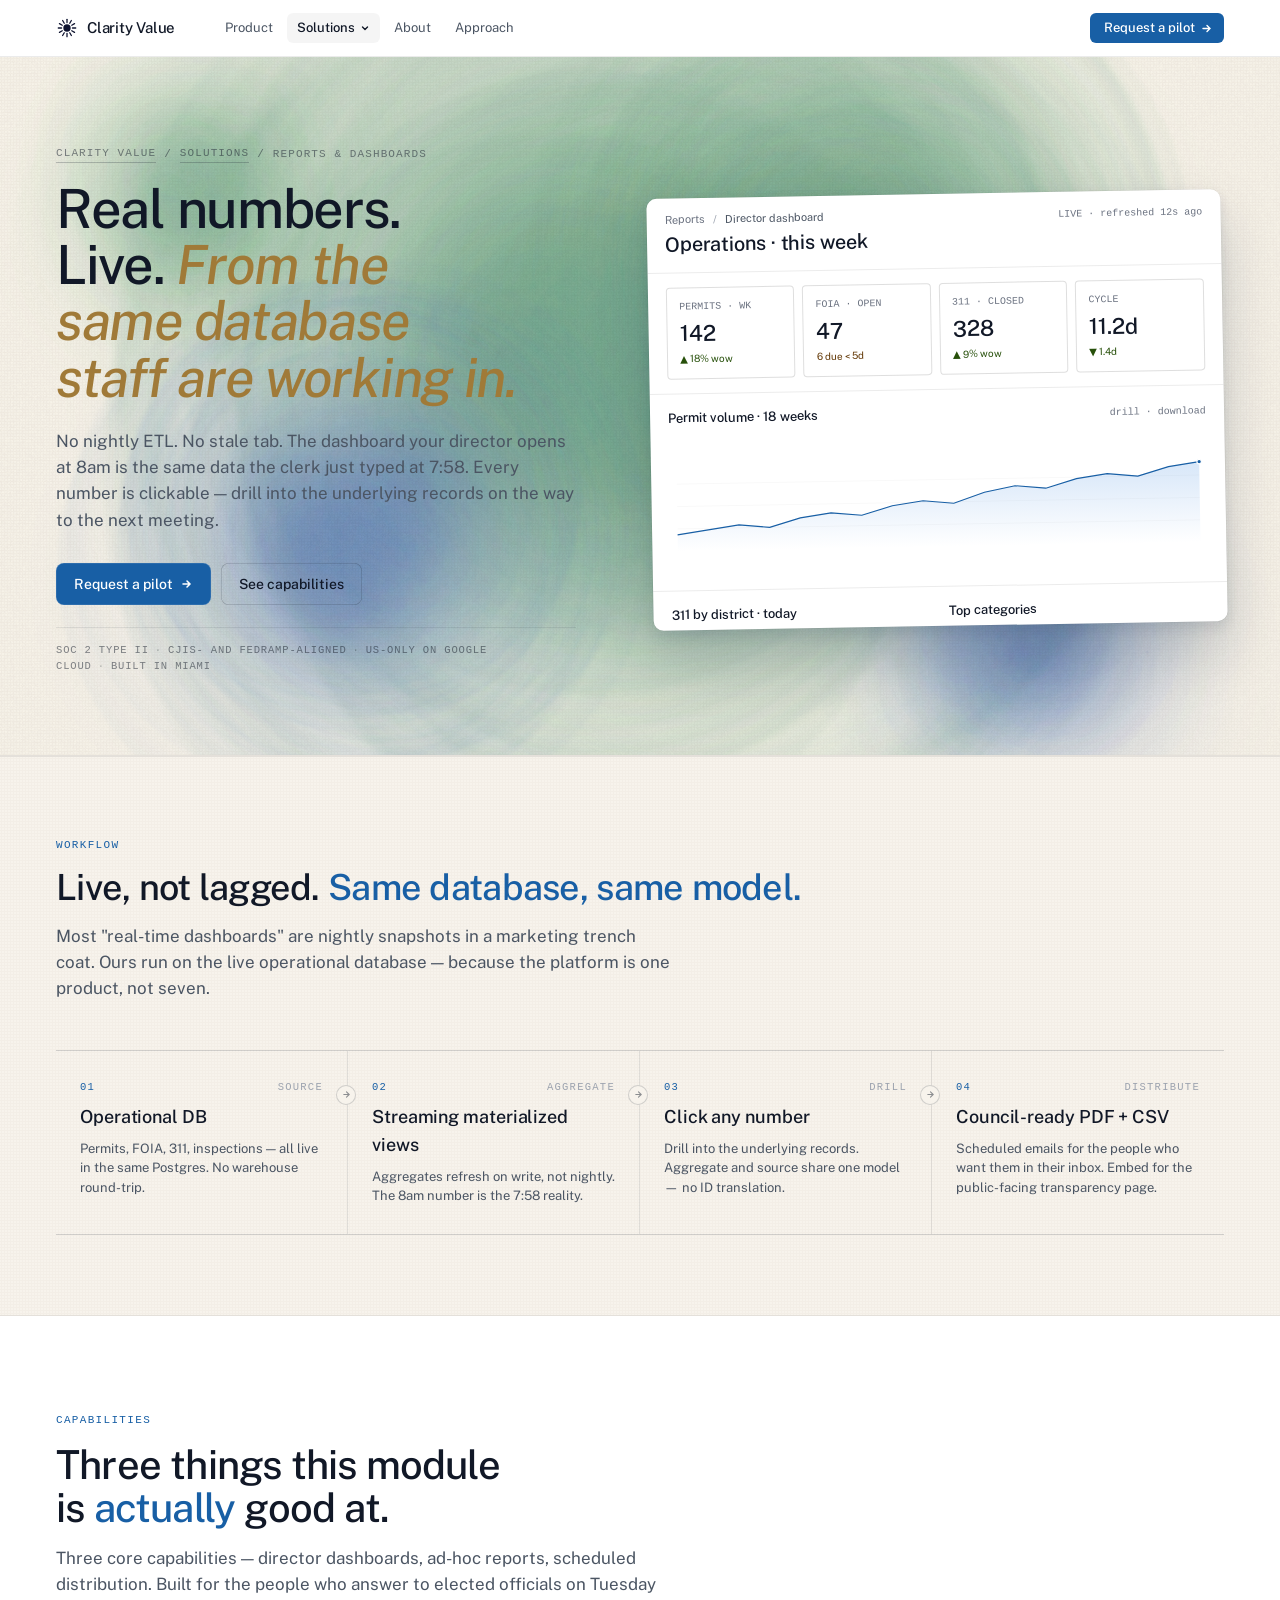
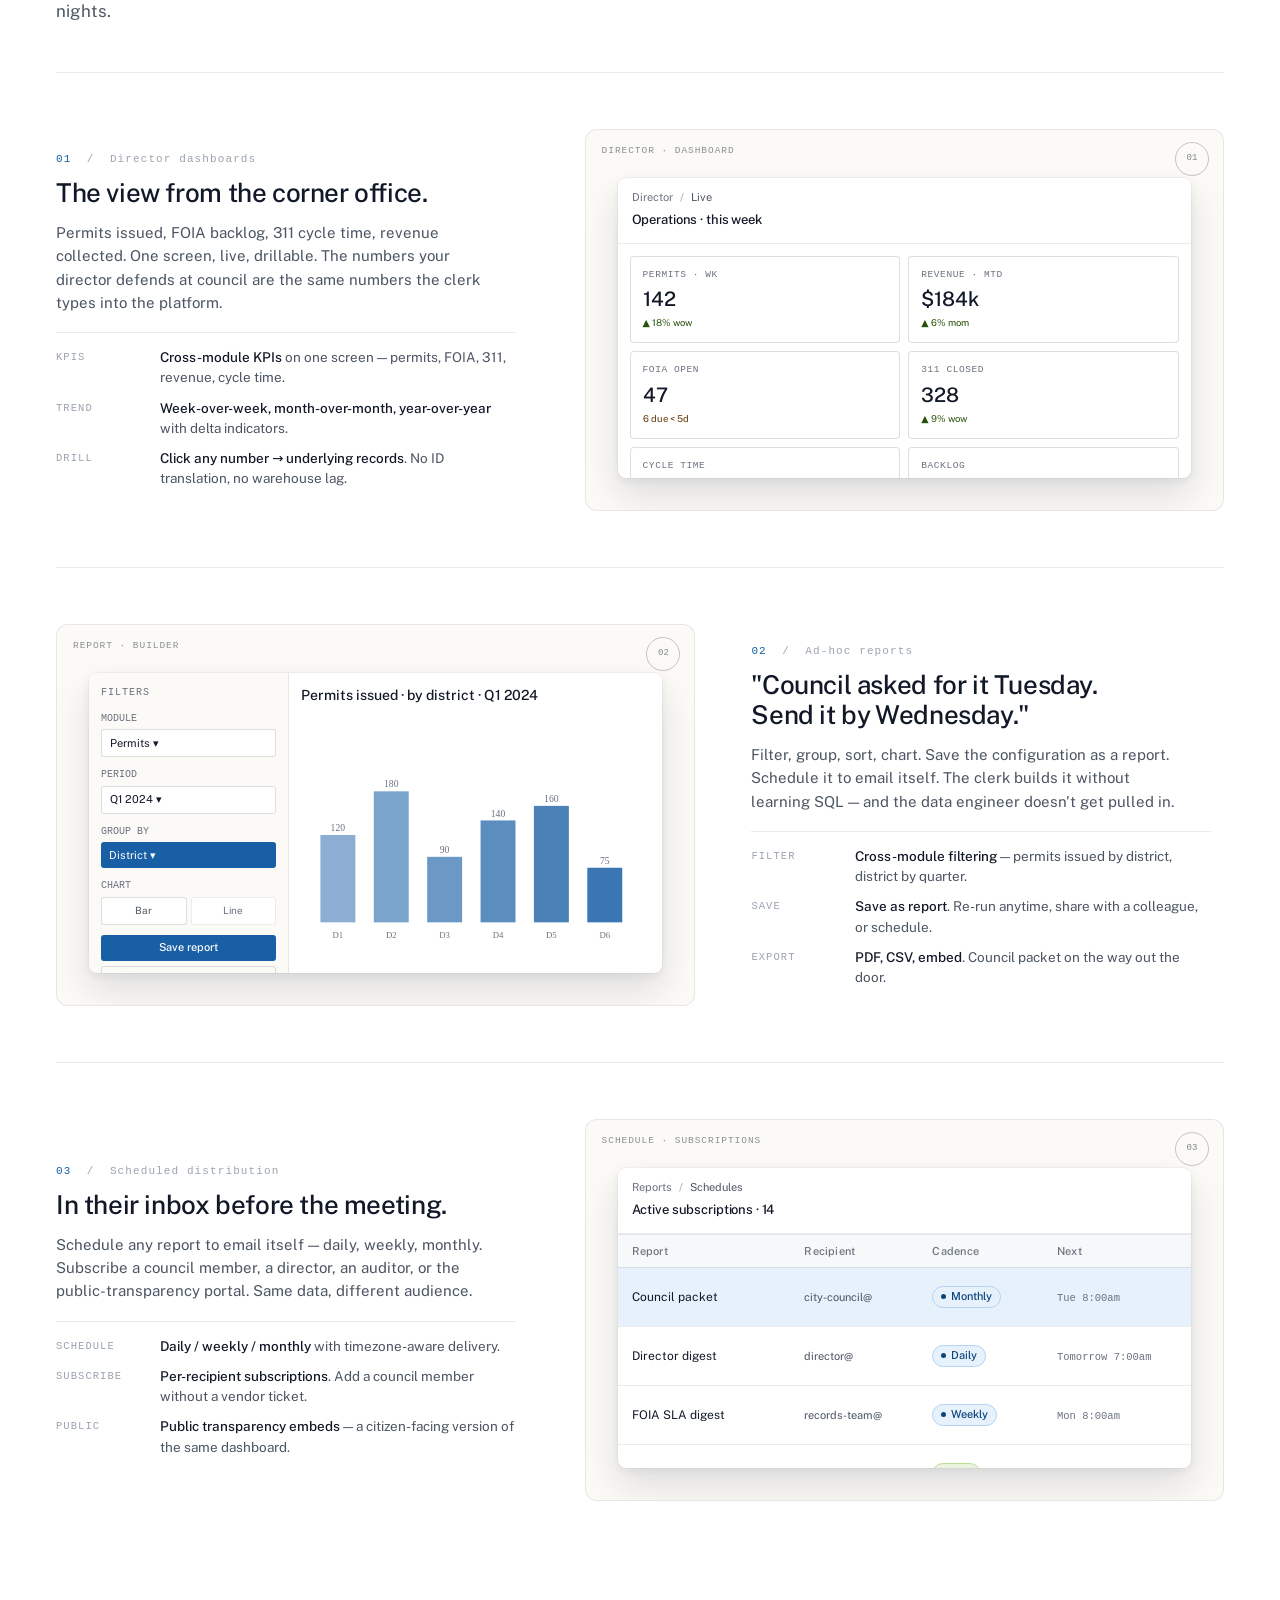
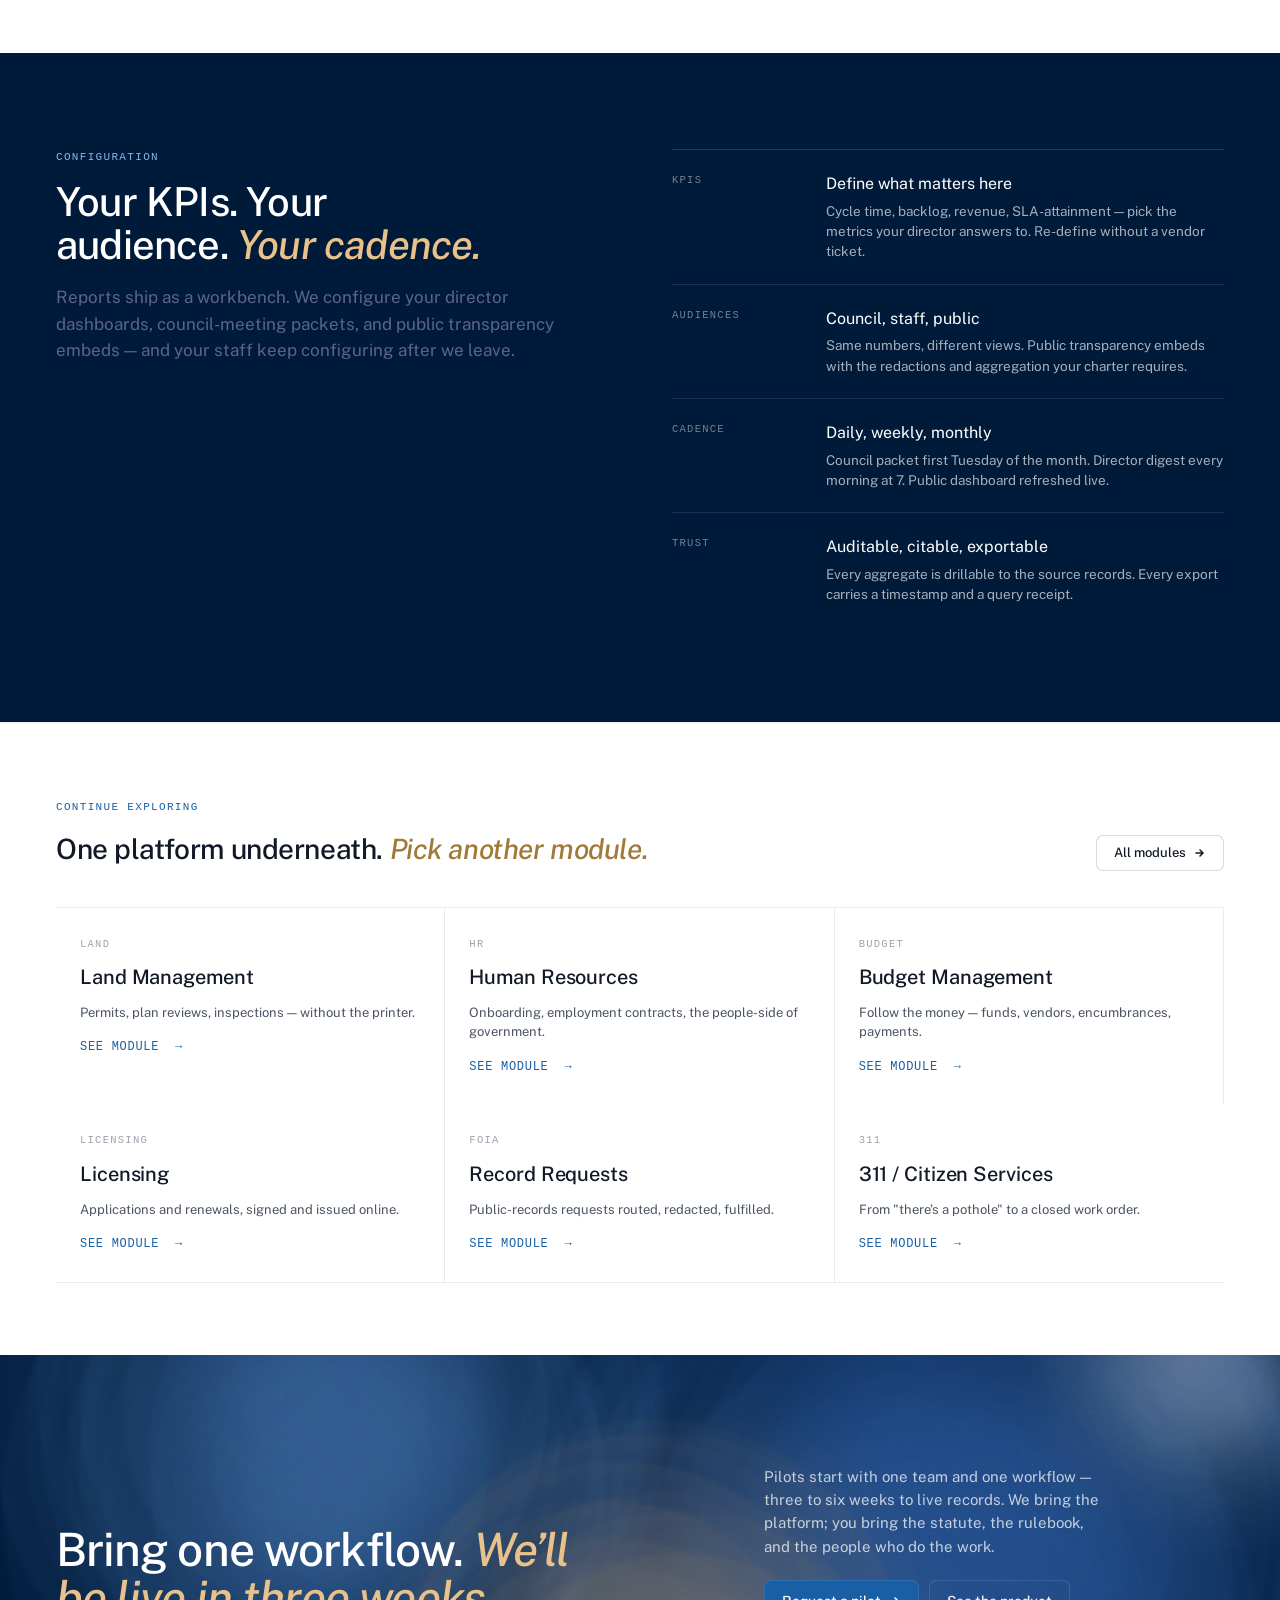
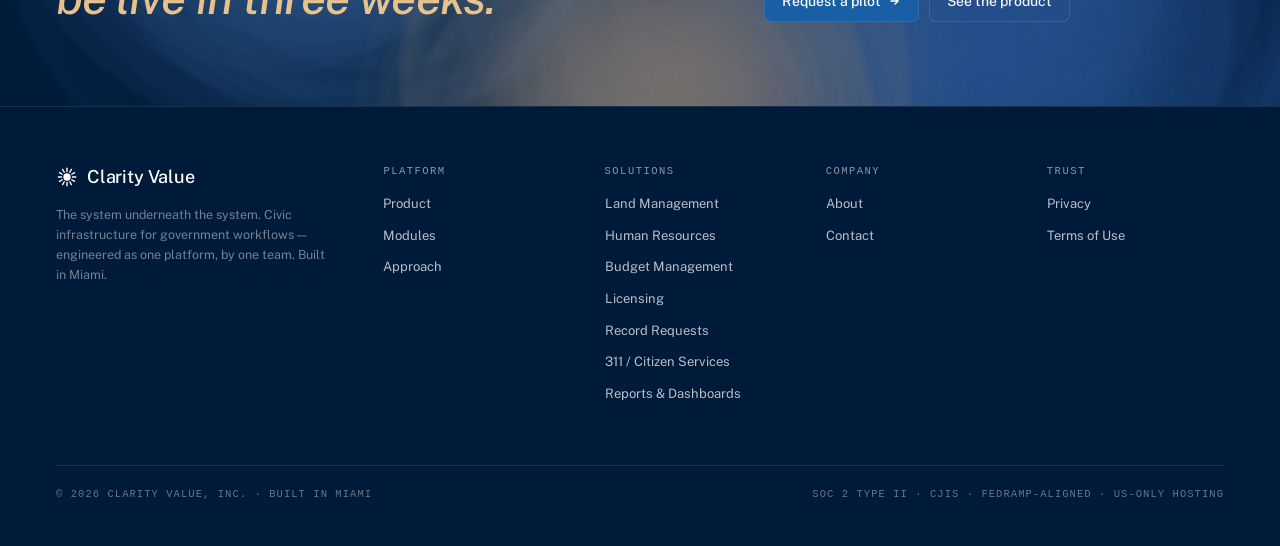
<file: reports.html>
<!doctype html>
<html lang="en" data-cm-module="reports">
<head>
<meta charset="utf-8" />
<meta name="viewport" content="width=device-width,initial-scale=1" />
<link rel="icon" href="/favicon.ico" sizes="any" />
<link rel="icon" type="image/png" sizes="32x32" href="/icon-32.png" />
<link rel="apple-touch-icon" href="/apple-touch-icon.png" />
<link rel="manifest" href="/site.webmanifest" />
<meta name="theme-color" content="#0F1430" />
<link rel="canonical" href="https://clarityvalue.co/reports" />
<title>Reports &amp; Dashboards — Clarity Value</title>
<meta name="description" content="Live numbers from the same database staff are working in. No nightly ETLs, no stale dashboards. Council-ready exports in one click." />
<meta property="og:type" content="website" />
<meta property="og:site_name" content="Clarity Value" />
<meta property="og:url" content="https://clarityvalue.co/reports" />
<meta property="og:title" content="Reports &amp; Dashboards — Clarity Value" />
<meta property="og:description" content="Live numbers from the same database staff are working in. No nightly ETLs." />
<meta property="og:image" content="https://clarityvalue.co/art/og-image.png?v=2" />
<meta property="og:image:width" content="1200" />
<meta property="og:image:height" content="630" />
<meta name="twitter:card" content="summary_large_image" />
<meta name="twitter:title" content="Reports &amp; Dashboards — Clarity Value" />
<meta name="twitter:description" content="Live numbers from the working database. No ETLs." />
<meta name="twitter:image" content="https://clarityvalue.co/art/og-image.png?v=2" />

<link rel="stylesheet" href="tokens/colors.css?v=2" />
<link rel="stylesheet" href="tokens/typography.css?v=2" />
<link rel="stylesheet" href="tokens/density.css?v=2" />
<link rel="stylesheet" href="tokens/components-controls.css?v=2" />
<link rel="stylesheet" href="tokens/components-display.css?v=2" />
<link rel="stylesheet" href="tokens/components-shell.css?v=2" />
<link rel="stylesheet" href="module-shell.css?v=3" />
<!-- Google Analytics -->
<script async src="https://www.googletagmanager.com/gtag/js?id=G-91MDWR08NJ"></script>
<script>
  window.dataLayer = window.dataLayer || [];
  function gtag(){dataLayer.push(arguments);}
  gtag('js', new Date());
  gtag('config', 'G-91MDWR08NJ');
</script>
</head>
<body>

<div data-cm-slot="nav"></div>

<main>

  <section class="cm-mhero cm-mhero--reports">
    <div class="cm-mhero-row">
      <div>
        <div class="cm-mhero-crumb">
          <a href="/">Clarity Value</a><span>/</span>
          <a href="/#modules">Solutions</a><span>/</span>
          <span>Reports &amp; Dashboards</span>
        </div>
        <h1>Real numbers. Live. <em class="cm-script">From the same database staff are working in.</em></h1>
        <p class="cm-mhero-lede">No nightly ETL. No stale tab. The dashboard your director opens at 8am is the same data the clerk just typed at 7:58. Every number is clickable &mdash; drill into the underlying records on the way to the next meeting.</p>
        <div class="cm-mhero-ctas">
          <a class="cm-btn cm-btn--primary" href="/contacts">Request a pilot
            <svg viewBox="0 0 12 12" fill="none"><path d="M2 6h7M6 3l3 3-3 3" stroke="currentColor" stroke-width="1.5" stroke-linecap="round"/></svg>
          </a>
          <a class="cm-btn cm-btn--ghost" href="#capabilities">See capabilities</a>
        </div>
        <div class="cm-mhero-trust">SOC 2 Type II<span class="sep">&middot;</span>CJIS- and FedRAMP-aligned<span class="sep">&middot;</span>US-only on Google Cloud<span class="sep">&middot;</span>Built in Miami</div>
      </div>
      <div class="cm-mhero-art">
        <div class="cm-mhero-surface" id="hero-surface" style="left:0;right:0;top:14px;bottom:14px;transform:rotate(-1deg)"></div>
      </div>
    </div>
  </section>

  <section class="cm-sec cm-sec--paper" style="padding:80px 0">
    <div class="cm-wrap">
      <div class="cm-sec-head">
        <span class="cm-eyebrow cm-eyebrow--blue cm-sec-eyebrow">Workflow</span>
        <h2 class="cm-sec-h2" style="font-size:36px">Live, not lagged. <em>Same database, same model.</em></h2>
        <p class="cm-sec-sub">Most "real-time dashboards" are nightly snapshots in a marketing trench coat. Ours run on the live operational database — because the platform is one product, not seven.</p>
      </div>
      <div class="cm-flow">
        <div class="cm-flow-step">
          <div class="cm-flow-k"><strong>01</strong><span>Source</span></div>
          <h4 class="cm-flow-h">Operational DB</h4>
          <p class="cm-flow-b">Permits, FOIA, 311, inspections — all live in the same Postgres. No warehouse round-trip.</p>
          <div class="cm-flow-arrow"><svg viewBox="0 0 10 10" width="9" height="9" fill="none"><path d="M2 5h6M5 2l3 3-3 3" stroke="currentColor" stroke-width="1.2" stroke-linecap="round"/></svg></div>
        </div>
        <div class="cm-flow-step">
          <div class="cm-flow-k"><strong>02</strong><span>Aggregate</span></div>
          <h4 class="cm-flow-h">Streaming materialized views</h4>
          <p class="cm-flow-b">Aggregates refresh on write, not nightly. The 8am number is the 7:58 reality.</p>
          <div class="cm-flow-arrow"><svg viewBox="0 0 10 10" width="9" height="9" fill="none"><path d="M2 5h6M5 2l3 3-3 3" stroke="currentColor" stroke-width="1.2" stroke-linecap="round"/></svg></div>
        </div>
        <div class="cm-flow-step">
          <div class="cm-flow-k"><strong>03</strong><span>Drill</span></div>
          <h4 class="cm-flow-h">Click any number</h4>
          <p class="cm-flow-b">Drill into the underlying records. Aggregate and source share one model — no ID translation.</p>
          <div class="cm-flow-arrow"><svg viewBox="0 0 10 10" width="9" height="9" fill="none"><path d="M2 5h6M5 2l3 3-3 3" stroke="currentColor" stroke-width="1.2" stroke-linecap="round"/></svg></div>
        </div>
        <div class="cm-flow-step">
          <div class="cm-flow-k"><strong>04</strong><span>Distribute</span></div>
          <h4 class="cm-flow-h">Council-ready PDF + CSV</h4>
          <p class="cm-flow-b">Scheduled emails for the people who want them in their inbox. Embed for the public-facing transparency page.</p>
        </div>
      </div>
    </div>
  </section>

  <section class="cm-sec" id="capabilities">
    <div class="cm-wrap">
      <div class="cm-sec-head">
        <span class="cm-eyebrow cm-eyebrow--blue cm-sec-eyebrow">Capabilities</span>
        <h2 class="cm-sec-h2">Three things this module is <em>actually</em> good at.</h2>
        <p class="cm-sec-sub">Three core capabilities — director dashboards, ad-hoc reports, scheduled distribution. Built for the people who answer to elected officials on Tuesday nights.</p>
      </div>

      <div class="cm-cap-row" style="margin-top:48px">
        <div class="cm-cap-copy">
          <div class="cm-cap-num"><strong>01</strong> &nbsp;/&nbsp; Director dashboards</div>
          <h3 class="cm-cap-h3">The view from the corner office.</h3>
          <p class="cm-cap-lede">Permits issued, FOIA backlog, 311 cycle time, revenue collected. One screen, live, drillable. The numbers your director defends at council are the same numbers the clerk types into the platform.</p>
          <ul class="cm-cap-bullets">
            <li><span class="cm-feat-k">KPIs</span><span><b>Cross-module KPIs</b> on one screen — permits, FOIA, 311, revenue, cycle time.</span></li>
            <li><span class="cm-feat-k">Trend</span><span><b>Week-over-week, month-over-month, year-over-year</b> with delta indicators.</span></li>
            <li><span class="cm-feat-k">Drill</span><span><b>Click any number → underlying records</b>. No ID translation, no warehouse lag.</span></li>
          </ul>
        </div>
        <div class="cm-cap-art">
          <span class="cm-cap-art-spec">DIRECTOR · DASHBOARD</span>
          <span class="cm-cap-art-mark">01</span>
          <div class="cm-cap-art-surface" id="cap1-surface"></div>
        </div>
      </div>

      <div class="cm-cap-row cm-cap-row--reverse">
        <div class="cm-cap-art">
          <span class="cm-cap-art-spec">REPORT · BUILDER</span>
          <span class="cm-cap-art-mark">02</span>
          <div class="cm-cap-art-surface" id="cap2-surface"></div>
        </div>
        <div class="cm-cap-copy">
          <div class="cm-cap-num"><strong>02</strong> &nbsp;/&nbsp; Ad-hoc reports</div>
          <h3 class="cm-cap-h3">"Council asked for it Tuesday. Send it by Wednesday."</h3>
          <p class="cm-cap-lede">Filter, group, sort, chart. Save the configuration as a report. Schedule it to email itself. The clerk builds it without learning SQL — and the data engineer doesn't get pulled in.</p>
          <ul class="cm-cap-bullets">
            <li><span class="cm-feat-k">Filter</span><span><b>Cross-module filtering</b> — permits issued by district, district by quarter.</span></li>
            <li><span class="cm-feat-k">Save</span><span><b>Save as report</b>. Re-run anytime, share with a colleague, or schedule.</span></li>
            <li><span class="cm-feat-k">Export</span><span><b>PDF, CSV, embed</b>. Council packet on the way out the door.</span></li>
          </ul>
        </div>
      </div>

      <div class="cm-cap-row">
        <div class="cm-cap-copy">
          <div class="cm-cap-num"><strong>03</strong> &nbsp;/&nbsp; Scheduled distribution</div>
          <h3 class="cm-cap-h3">In their inbox before the meeting.</h3>
          <p class="cm-cap-lede">Schedule any report to email itself — daily, weekly, monthly. Subscribe a council member, a director, an auditor, or the public-transparency portal. Same data, different audience.</p>
          <ul class="cm-cap-bullets">
            <li><span class="cm-feat-k">Schedule</span><span><b>Daily / weekly / monthly</b> with timezone-aware delivery.</span></li>
            <li><span class="cm-feat-k">Subscribe</span><span><b>Per-recipient subscriptions</b>. Add a council member without a vendor ticket.</span></li>
            <li><span class="cm-feat-k">Public</span><span><b>Public transparency embeds</b> — a citizen-facing version of the same dashboard.</span></li>
          </ul>
        </div>
        <div class="cm-cap-art">
          <span class="cm-cap-art-spec">SCHEDULE · SUBSCRIPTIONS</span>
          <span class="cm-cap-art-mark">03</span>
          <div class="cm-cap-art-surface" id="cap3-surface"></div>
        </div>
      </div>
    </div>
  </section>

  <section class="cm-sec cm-sec--dark">
    <div class="cm-wrap">
      <div style="display:grid;grid-template-columns:1fr 1fr;gap:64px;align-items:start">
        <div>
          <span class="cm-eyebrow cm-eyebrow--blue cm-sec-eyebrow" style="color:#85B7EB">Configuration</span>
          <h2 class="cm-sec-h2">Your KPIs. Your audience. <em class="cm-script">Your cadence.</em></h2>
          <p class="cm-sec-sub" style="margin-top:18px">Reports ship as a workbench. We configure your director dashboards, council-meeting packets, and public transparency embeds — and your staff keep configuring after we leave.</p>
        </div>
        <div style="display:flex;flex-direction:column;border-top:0.5px solid rgba(255,255,255,0.14)">
          <div style="padding:22px 0;border-bottom:0.5px solid rgba(255,255,255,0.10);display:grid;grid-template-columns:130px 1fr;gap:24px"><span style="font-family:var(--cv-font-mono);font-size:10.5px;letter-spacing:0.12em;text-transform:uppercase;color:rgba(255,255,255,0.45)">KPIs</span><div><div style="color:#fff;font-family:var(--cv-font-display);font-size:16px;margin-bottom:4px">Define what matters here</div><div style="font-size:13.5px;line-height:1.5;color:rgba(255,255,255,0.65)">Cycle time, backlog, revenue, SLA-attainment — pick the metrics your director answers to. Re-define without a vendor ticket.</div></div></div>
          <div style="padding:22px 0;border-bottom:0.5px solid rgba(255,255,255,0.10);display:grid;grid-template-columns:130px 1fr;gap:24px"><span style="font-family:var(--cv-font-mono);font-size:10.5px;letter-spacing:0.12em;text-transform:uppercase;color:rgba(255,255,255,0.45)">Audiences</span><div><div style="color:#fff;font-family:var(--cv-font-display);font-size:16px;margin-bottom:4px">Council, staff, public</div><div style="font-size:13.5px;line-height:1.5;color:rgba(255,255,255,0.65)">Same numbers, different views. Public transparency embeds with the redactions and aggregation your charter requires.</div></div></div>
          <div style="padding:22px 0;border-bottom:0.5px solid rgba(255,255,255,0.10);display:grid;grid-template-columns:130px 1fr;gap:24px"><span style="font-family:var(--cv-font-mono);font-size:10.5px;letter-spacing:0.12em;text-transform:uppercase;color:rgba(255,255,255,0.45)">Cadence</span><div><div style="color:#fff;font-family:var(--cv-font-display);font-size:16px;margin-bottom:4px">Daily, weekly, monthly</div><div style="font-size:13.5px;line-height:1.5;color:rgba(255,255,255,0.65)">Council packet first Tuesday of the month. Director digest every morning at 7. Public dashboard refreshed live.</div></div></div>
          <div style="padding:22px 0;display:grid;grid-template-columns:130px 1fr;gap:24px"><span style="font-family:var(--cv-font-mono);font-size:10.5px;letter-spacing:0.12em;text-transform:uppercase;color:rgba(255,255,255,0.45)">Trust</span><div><div style="color:#fff;font-family:var(--cv-font-display);font-size:16px;margin-bottom:4px">Auditable, citable, exportable</div><div style="font-size:13.5px;line-height:1.5;color:rgba(255,255,255,0.65)">Every aggregate is drillable to the source records. Every export carries a timestamp and a query receipt.</div></div></div>
        </div>
      </div>
    </div>
  </section>

  <div data-cm-slot="xlinks"></div>
  <div data-cm-slot="cta"></div>
</main>
<div data-cm-slot="footer"></div>

<script src="module-shell.js?v=4"></script>

<script>
/* Hero — director dashboard with KPI tiles, line chart, mini-table */
(function(){
  const el = document.getElementById('hero-surface');
  if (!el) return;
  const series = [22,28,34,30,42,48,44,56,62,58,72,80,76,88,94,90,102,108];
  const w=720, h=140, pad=10, max=120;
  const pts = series.map((v,i)=>[pad+i*(w-pad*2)/(series.length-1), h-pad-(v/max)*(h-pad*2)]);
  const path = pts.map((p,i)=>(i?'L':'M')+p[0].toFixed(1)+' '+p[1].toFixed(1)).join(' ');
  const area = path+` L${pts[pts.length-1][0].toFixed(1)} ${h-pad} L${pts[0][0].toFixed(1)} ${h-pad} Z`;
  el.innerHTML = `
    <div style="padding:14px 18px;border-bottom:0.5px solid var(--cv-line-hairline);display:flex;align-items:baseline;justify-content:space-between">
      <div><div class="cv-breadcrumb" style="margin-bottom:4px">Reports <span style="color:var(--cv-text-muted);margin:0 5px">/</span> <span style="color:var(--cv-text-secondary)">Director dashboard</span></div><span class="cv-page-title">Operations · this week</span></div>
      <span style="font-family:var(--cv-font-mono);font-size:10px;color:var(--cv-text-tertiary)">LIVE · refreshed 12s ago</span>
    </div>
    <div style="padding:14px 18px;display:grid;grid-template-columns:repeat(4,1fr);gap:8px;border-bottom:0.5px solid var(--cv-line-hairline)">
      <div style="padding:11px 12px;border:0.5px solid var(--cv-line-strong);border-radius:4px;background:var(--cv-surface-card)"><div style="font-family:var(--cv-font-mono);font-size:10px;color:var(--cv-text-tertiary)">PERMITS · WK</div><div style="font-family:var(--cv-font-display);font-size:22px;color:var(--cv-text-primary);margin-top:2px;font-weight:500">142</div><div style="font-size:10px;color:var(--cv-status-green-text);margin-top:1px">▲ 18% wow</div></div>
      <div style="padding:11px 12px;border:0.5px solid var(--cv-line-strong);border-radius:4px;background:var(--cv-surface-card)"><div style="font-family:var(--cv-font-mono);font-size:10px;color:var(--cv-text-tertiary)">FOIA · OPEN</div><div style="font-family:var(--cv-font-display);font-size:22px;color:var(--cv-text-primary);margin-top:2px;font-weight:500">47</div><div style="font-size:10px;color:var(--cv-status-amber-text);margin-top:1px">6 due &lt; 5d</div></div>
      <div style="padding:11px 12px;border:0.5px solid var(--cv-line-strong);border-radius:4px;background:var(--cv-surface-card)"><div style="font-family:var(--cv-font-mono);font-size:10px;color:var(--cv-text-tertiary)">311 · CLOSED</div><div style="font-family:var(--cv-font-display);font-size:22px;color:var(--cv-text-primary);margin-top:2px;font-weight:500">328</div><div style="font-size:10px;color:var(--cv-status-green-text);margin-top:1px">▲ 9% wow</div></div>
      <div style="padding:11px 12px;border:0.5px solid var(--cv-line-strong);border-radius:4px;background:var(--cv-surface-card)"><div style="font-family:var(--cv-font-mono);font-size:10px;color:var(--cv-text-tertiary)">CYCLE</div><div style="font-family:var(--cv-font-display);font-size:22px;color:var(--cv-text-primary);margin-top:2px;font-weight:500">11.2d</div><div style="font-size:10px;color:var(--cv-status-green-text);margin-top:1px">▼ 1.4d</div></div>
    </div>
    <div style="padding:14px 18px;border-bottom:0.5px solid var(--cv-line-hairline)">
      <div style="display:flex;justify-content:space-between;align-items:baseline;margin-bottom:8px"><div style="font-family:var(--cv-font-display);font-size:13px;color:var(--cv-text-primary);font-weight:500">Permit volume · 18 weeks</div><div style="font-family:var(--cv-font-mono);font-size:10px;color:var(--cv-text-tertiary)">drill · download</div></div>
      <svg viewBox="0 0 ${w} ${h}" style="width:100%;height:${h}px;display:block">
        <defs><linearGradient id="rgrad" x1="0" x2="0" y1="0" y2="1"><stop offset="0%" stop-color="rgba(74,144,226,0.22)"/><stop offset="100%" stop-color="rgba(74,144,226,0)"/></linearGradient></defs>
        ${[0.25,0.5,0.75].map(t=>`<line x1="${pad}" x2="${w-pad}" y1="${h-pad-t*(h-pad*2)}" y2="${h-pad-t*(h-pad*2)}" stroke="var(--cv-line-hairline)" stroke-width="0.5"/>`).join('')}
        <path d="${area}" fill="url(#rgrad)"/>
        <path d="${path}" stroke="var(--cv-brand-blue)" stroke-width="1.5" fill="none"/>
        ${pts.map((p,i)=>i===pts.length-1?`<circle cx="${p[0].toFixed(1)}" cy="${p[1].toFixed(1)}" r="3" fill="var(--cv-brand-blue)" stroke="#fff" stroke-width="1.5"/>`:'').join('')}
      </svg>
    </div>
    <div style="padding:14px 18px;display:grid;grid-template-columns:1fr 1fr;gap:18px">
      <div><div style="font-family:var(--cv-font-display);font-size:13px;color:var(--cv-text-primary);font-weight:500;margin-bottom:8px">311 by district · today</div>
      <svg viewBox="0 0 320 80" style="width:100%;height:80px"><g>${[60,90,40,75,55].map((v,i)=>`<rect x="${i*60+10}" y="${78-v}" width="42" height="${v}" fill="var(--cv-brand-blue)" opacity="${0.5+i*0.1}"/><text x="${i*60+31}" y="${78-v-3}" text-anchor="middle" font-family="ui-monospace" font-size="9" fill="var(--cv-text-tertiary)">${v}</text><text x="${i*60+31}" y="74" text-anchor="middle" font-family="ui-monospace" font-size="8" fill="var(--cv-text-tertiary)">D${i+1}</text>`).join('')}</g></svg></div>
      <div><div style="font-family:var(--cv-font-display);font-size:13px;color:var(--cv-text-primary);font-weight:500;margin-bottom:8px">Top categories</div>
        ${[{l:'Pothole',v:62},{l:'Streetlight',v:48},{l:'Graffiti',v:30},{l:'Bulk',v:24}].map(c=>`<div style="display:grid;grid-template-columns:80px 1fr 30px;gap:10px;align-items:center;margin-bottom:5px"><span style="font-size:11px;color:var(--cv-text-secondary)">${c.l}</span><div style="height:5px;background:var(--cv-line-hairline);border-radius:2px;overflow:hidden"><div style="width:${c.v}%;height:100%;background:var(--cv-brand-blue)"></div></div><span style="font-family:var(--cv-font-mono);font-size:10px;color:var(--cv-text-tertiary);text-align:right">${c.v}</span></div>`).join('')}
      </div>
    </div>
  `;
})();

/* Cap 1 — KPI tile board */
(function(){
  const el = document.getElementById('cap1-surface');
  if (!el) return;
  el.innerHTML = `
    <div style="padding:12px 14px;border-bottom:0.5px solid var(--cv-line-hairline)"><div class="cv-breadcrumb" style="margin-bottom:3px">Director <span style="color:var(--cv-text-muted);margin:0 4px">/</span> <span style="color:var(--cv-text-secondary)">Live</span></div><span class="cv-page-title" style="font-size:13px">Operations · this week</span></div>
    <div style="padding:12px;display:grid;grid-template-columns:repeat(2,1fr);gap:8px">
      ${[
        {k:'PERMITS · WK',v:'142',d:'▲ 18% wow',c:'green'},
        {k:'REVENUE · MTD',v:'$184k',d:'▲ 6% mom',c:'green'},
        {k:'FOIA OPEN',v:'47',d:'6 due &lt; 5d',c:'amber'},
        {k:'311 CLOSED',v:'328',d:'▲ 9% wow',c:'green'},
        {k:'CYCLE TIME',v:'11.2d',d:'▼ 1.4d',c:'green'},
        {k:'BACKLOG',v:'18',d:'▲ 2 wow',c:'amber'},
      ].map(t=>`<div style="padding:11px 12px;border:0.5px solid var(--cv-line-strong);border-radius:4px;background:var(--cv-surface-card)"><div style="font-family:var(--cv-font-mono);font-size:9.5px;color:var(--cv-text-tertiary);letter-spacing:0.06em">${t.k}</div><div style="font-family:var(--cv-font-display);font-size:20px;color:var(--cv-text-primary);margin-top:2px;font-weight:500">${t.v}</div><div style="font-size:9.5px;color:var(--cv-status-${t.c}-text);margin-top:1px">${t.d}</div></div>`).join('')}
    </div>
  `;
})();

/* Cap 2 — report builder */
(function(){
  const el = document.getElementById('cap2-surface');
  if (!el) return;
  el.innerHTML = `
    <div style="display:grid;grid-template-columns:200px 1fr;height:100%">
      <aside style="border-right:0.5px solid var(--cv-line-hairline);padding:12px;background:#FCFAF6;display:flex;flex-direction:column;gap:10px">
        <div style="font-family:var(--cv-font-mono);font-size:10px;letter-spacing:0.10em;color:var(--cv-text-tertiary);text-transform:uppercase">Filters</div>
        <div><div style="font-size:10px;color:var(--cv-text-tertiary);margin-bottom:3px;font-family:var(--cv-font-mono)">MODULE</div><div style="height:26px;background:#fff;border:0.5px solid var(--cv-line-strong);border-radius:3px;padding:0 8px;display:flex;align-items:center;font-size:11px">Permits ▾</div></div>
        <div><div style="font-size:10px;color:var(--cv-text-tertiary);margin-bottom:3px;font-family:var(--cv-font-mono)">PERIOD</div><div style="height:26px;background:#fff;border:0.5px solid var(--cv-line-strong);border-radius:3px;padding:0 8px;display:flex;align-items:center;font-size:11px">Q1 2024 ▾</div></div>
        <div><div style="font-size:10px;color:var(--cv-text-tertiary);margin-bottom:3px;font-family:var(--cv-font-mono)">GROUP BY</div><div style="height:26px;background:var(--cv-brand-blue);color:#fff;border-radius:3px;padding:0 8px;display:flex;align-items:center;font-size:11px">District ▾</div></div>
        <div><div style="font-size:10px;color:var(--cv-text-tertiary);margin-bottom:3px;font-family:var(--cv-font-mono)">CHART</div><div style="display:flex;gap:4px"><span style="flex:1;height:26px;background:var(--cv-surface-card);border:0.5px solid var(--cv-line-strong);border-radius:3px;display:flex;align-items:center;justify-content:center;font-size:10px;color:var(--cv-text-secondary)">Bar</span><span style="flex:1;height:26px;background:#fff;border:0.5px solid var(--cv-line-hairline);border-radius:3px;display:flex;align-items:center;justify-content:center;font-size:10px;color:var(--cv-text-tertiary)">Line</span></div></div>
        <div style="margin-top:auto;display:flex;flex-direction:column;gap:5px"><span style="height:26px;padding:0 10px;background:var(--cv-brand-blue);color:#fff;border-radius:3px;font-size:11px;display:inline-flex;align-items:center;justify-content:center;font-weight:500">Save report</span><span style="height:26px;padding:0 10px;background:transparent;color:var(--cv-text-secondary);border:0.5px solid var(--cv-line-strong);border-radius:3px;font-size:11px;display:inline-flex;align-items:center;justify-content:center">Export PDF</span></div>
      </aside>
      <div style="padding:12px;display:flex;flex-direction:column;min-width:0">
        <div style="font-family:var(--cv-font-display);font-size:14px;color:var(--cv-text-primary);font-weight:500;margin-bottom:8px">Permits issued · by district · Q1 2024</div>
        <svg viewBox="0 0 360 200" style="width:100%;flex:1">
          <g>${[{d:'D1',v:120},{d:'D2',v:180},{d:'D3',v:90},{d:'D4',v:140},{d:'D5',v:160},{d:'D6',v:75}].map((c,i)=>{const max=200,bh=(c.v/max)*150,x=i*55+20;return `<rect x="${x}" y="${170-bh}" width="36" height="${bh}" fill="var(--cv-brand-blue)" opacity="${0.5+i*0.07}"/><text x="${x+18}" y="${170-bh-4}" text-anchor="middle" font-family="ui-monospace" font-size="10" fill="var(--cv-text-tertiary)">${c.v}</text><text x="${x+18}" y="186" text-anchor="middle" font-family="ui-monospace" font-size="9" fill="var(--cv-text-tertiary)">${c.d}</text>`}).join('')}</g>
        </svg>
      </div>
    </div>
  `;
})();

/* Cap 3 — schedule list */
(function(){
  const el = document.getElementById('cap3-surface');
  if (!el) return;
  el.innerHTML = `
    <div style="padding:12px 14px;border-bottom:0.5px solid var(--cv-line-hairline)"><div class="cv-breadcrumb" style="margin-bottom:3px">Reports <span style="color:var(--cv-text-muted);margin:0 4px">/</span> <span style="color:var(--cv-text-secondary)">Schedules</span></div><span class="cv-page-title" style="font-size:13px">Active subscriptions · 14</span></div>
    <table class="cv-tbl" style="width:100%">
      <thead><tr><th>Report</th><th>Recipient</th><th>Cadence</th><th>Next</th></tr></thead>
      <tbody>
        <tr class="is-selected"><td><span style="font-size:12px;color:var(--cv-text-primary)">Council packet</span></td><td><span style="font-size:11px;color:var(--cv-text-secondary)">city-council@</span></td><td><span class="cv-pill cv-pill--blue">Monthly</span></td><td><span style="font-family:var(--cv-font-mono);font-size:10.5px;color:var(--cv-text-tertiary)">Tue 8:00am</span></td></tr>
        <tr><td><span style="font-size:12px;color:var(--cv-text-primary)">Director digest</span></td><td><span style="font-size:11px;color:var(--cv-text-secondary)">director@</span></td><td><span class="cv-pill cv-pill--blue">Daily</span></td><td><span style="font-family:var(--cv-font-mono);font-size:10.5px;color:var(--cv-text-tertiary)">Tomorrow 7:00am</span></td></tr>
        <tr><td><span style="font-size:12px;color:var(--cv-text-primary)">FOIA SLA digest</span></td><td><span style="font-size:11px;color:var(--cv-text-secondary)">records-team@</span></td><td><span class="cv-pill cv-pill--blue">Weekly</span></td><td><span style="font-family:var(--cv-font-mono);font-size:10.5px;color:var(--cv-text-tertiary)">Mon 8:00am</span></td></tr>
        <tr><td><span style="font-size:12px;color:var(--cv-text-primary)">Public transparency</span></td><td><span style="font-size:11px;color:var(--cv-text-secondary)">/data embed</span></td><td><span class="cv-pill cv-pill--green">Live</span></td><td><span style="font-family:var(--cv-font-mono);font-size:10.5px;color:var(--cv-text-tertiary)">streaming</span></td></tr>
        <tr><td><span style="font-size:12px;color:var(--cv-text-primary)">Auditor packet</span></td><td><span style="font-size:11px;color:var(--cv-text-secondary)">audit@</span></td><td><span class="cv-pill cv-pill--blue">Quarterly</span></td><td><span style="font-family:var(--cv-font-mono);font-size:10.5px;color:var(--cv-text-tertiary)">Apr 1</span></td></tr>
      </tbody>
    </table>
  `;
})();
</script>
</body>
</html>
</file>
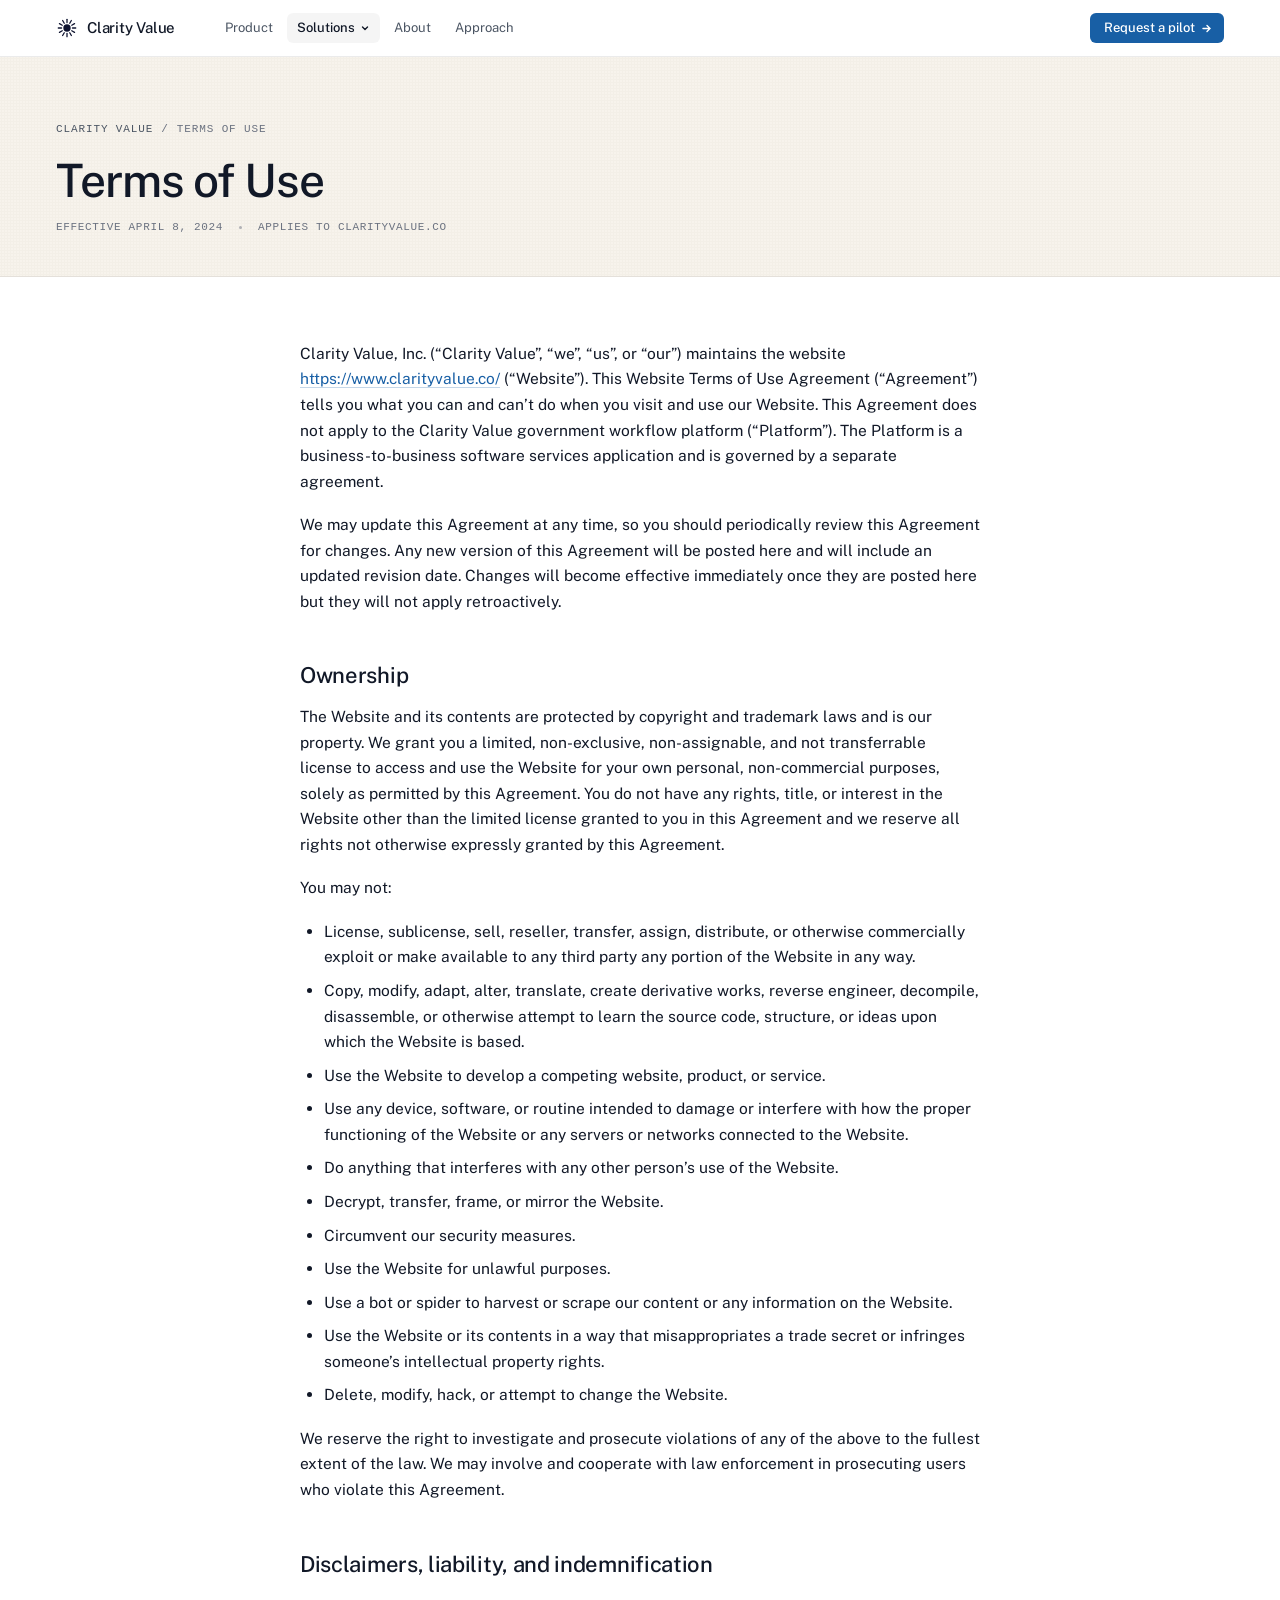
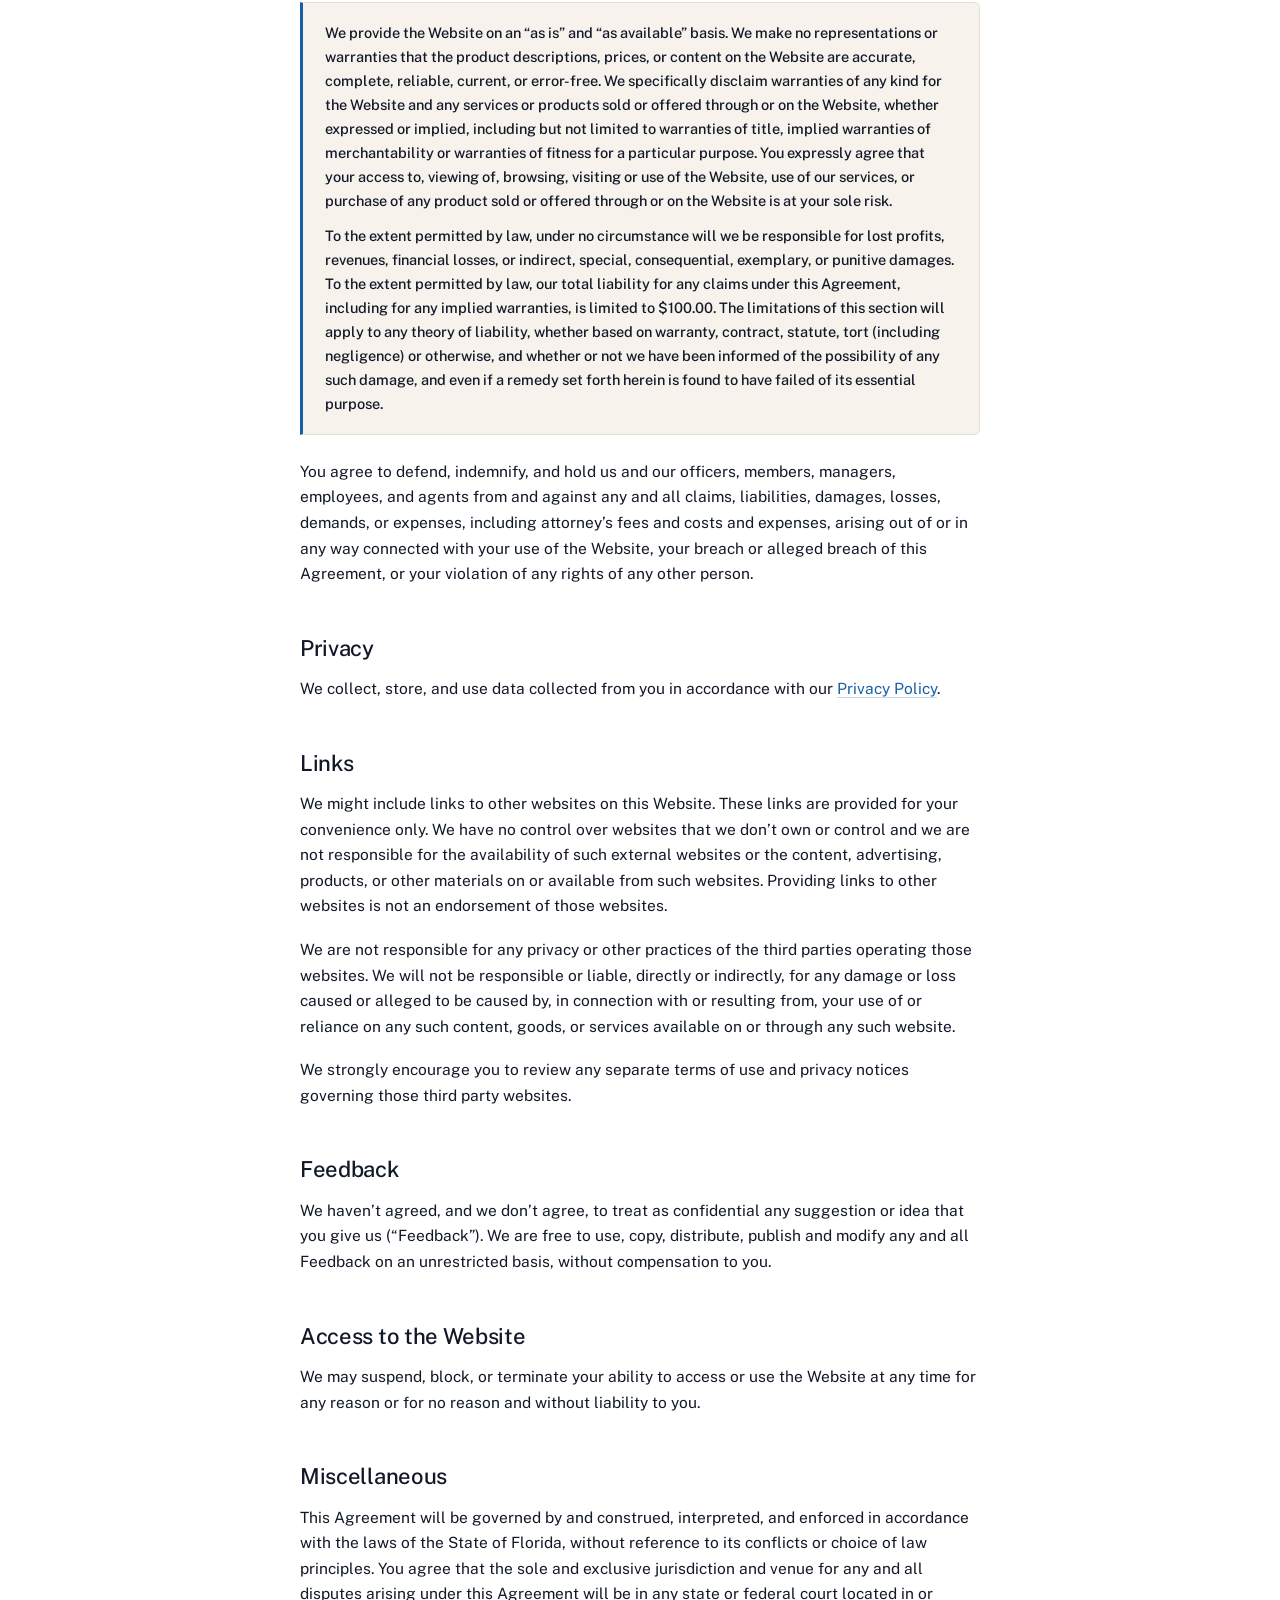
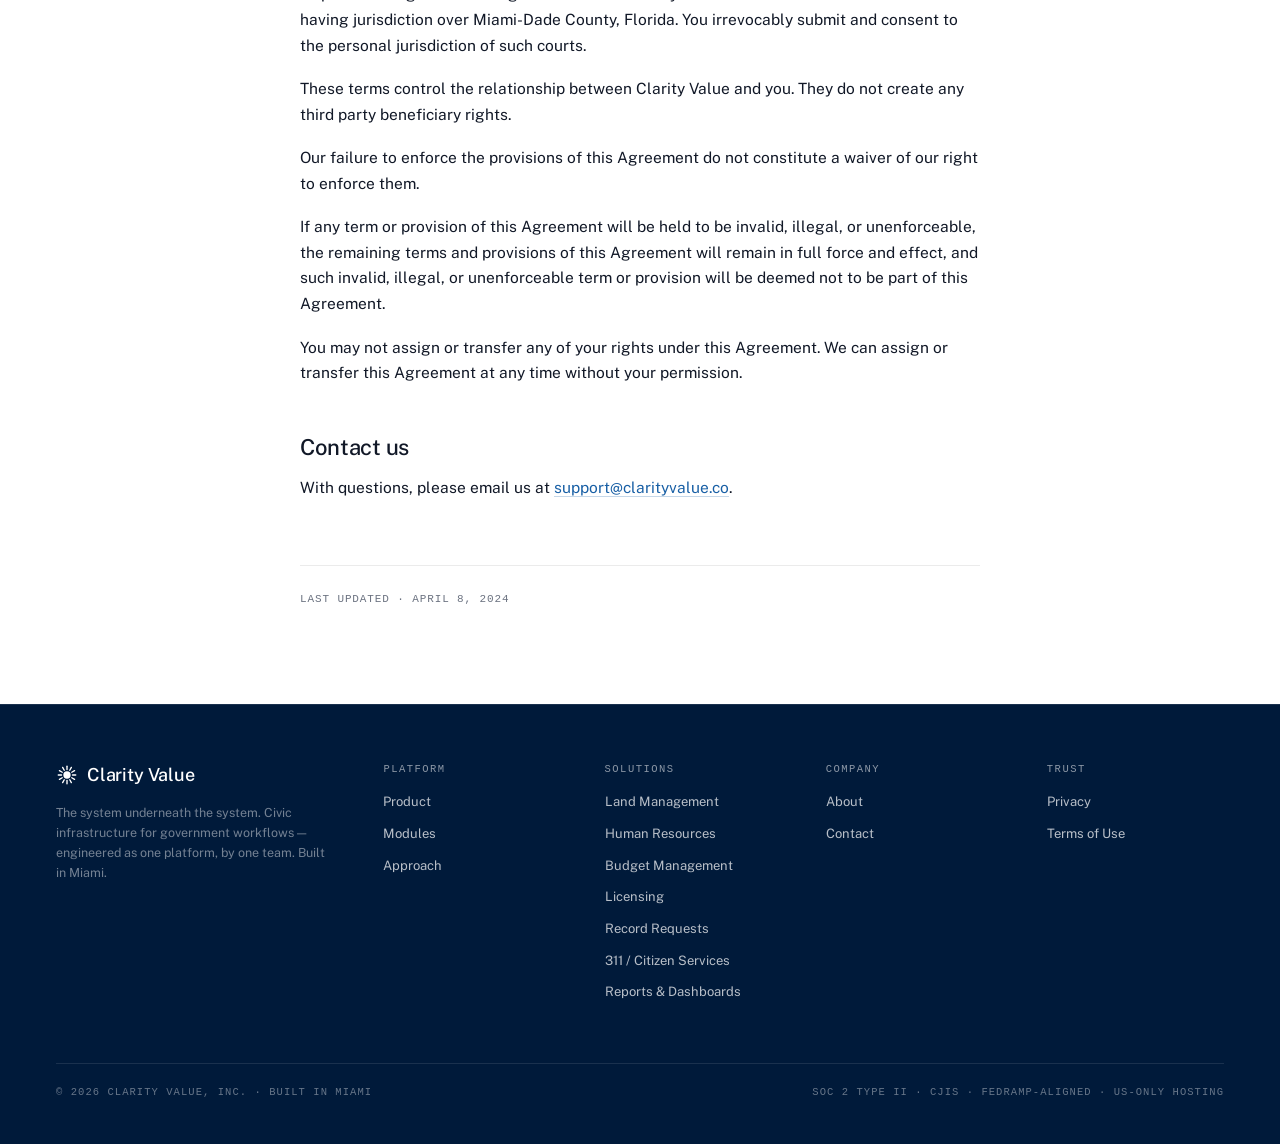
<file: terms-of-use.html>
<!doctype html>
<html lang="en" data-cm-module="terms">
<head>
<meta charset="utf-8" />
<meta name="viewport" content="width=device-width,initial-scale=1" />
<link rel="icon" href="/favicon.ico" sizes="any" />
<link rel="icon" type="image/png" sizes="32x32" href="/icon-32.png" />
<link rel="apple-touch-icon" href="/apple-touch-icon.png" />
<link rel="manifest" href="/site.webmanifest" />
<meta name="theme-color" content="#0F1430" />
<link rel="canonical" href="https://clarityvalue.co/terms-of-use" />
<title>Terms of Use — Clarity Value</title>
<meta name="description" content="The terms governing your use of clarityvalue.co. Does not apply to the Clarity Value government workflow platform — that is governed by a separate agreement." />

<link rel="stylesheet" href="tokens/colors.css?v=2" />
<link rel="stylesheet" href="tokens/typography.css?v=2" />
<link rel="stylesheet" href="tokens/density.css?v=2" />
<link rel="stylesheet" href="tokens/components-controls.css?v=2" />
<link rel="stylesheet" href="tokens/components-display.css?v=2" />
<link rel="stylesheet" href="tokens/components-shell.css?v=2" />
<link rel="stylesheet" href="module-shell.css?v=3" />

<style>
/* ====== Long-read legal page styling (shared with /privacy-policy) ====== */
.cm-legal-hero{background:var(--cm-paper);position:relative;padding:64px 0 40px;border-bottom:0.5px solid var(--cv-line-hairline)}
.cm-legal-hero::before{content:"";position:absolute;inset:0;pointer-events:none;background-image:radial-gradient(rgba(80,60,30,0.06) 1px,transparent 1.4px);background-size:3px 3px;mix-blend-mode:multiply;opacity:0.35;z-index:0}
.cm-legal-hero>*{position:relative;z-index:1}
.cm-legal-hero-row{max-width:var(--cm-page-w);margin:0 auto;padding:0 var(--cm-pad-h)}
.cm-legal-crumb{display:flex;align-items:center;gap:8px;font-family:var(--cv-font-mono);font-size:11px;letter-spacing:0.08em;text-transform:uppercase;color:var(--cv-text-tertiary);margin-bottom:18px}
.cm-legal-crumb a{color:var(--cv-text-secondary);text-decoration:none}
.cm-legal-crumb a:hover{color:var(--cv-brand-blue)}
.cm-legal-crumb span.sep{color:var(--cv-text-tertiary)}
.cm-legal-h1{margin:0 0 14px;font-size:46px;font-weight:500;line-height:1.06;letter-spacing:-0.022em;color:var(--cv-text-primary);text-wrap:balance}
.cm-legal-meta{display:flex;align-items:center;gap:16px;flex-wrap:wrap;font-family:var(--cv-font-mono);font-size:11px;letter-spacing:0.06em;color:var(--cv-text-tertiary);text-transform:uppercase}
.cm-legal-meta .cm-dot{width:3px;height:3px;border-radius:50%;background:currentColor;opacity:0.5}

.cm-legal-body{padding:64px 0 96px;background:#fff}
.cm-legal-row{max-width:var(--cm-page-w);margin:0 auto;padding:0 var(--cm-pad-h)}
.cm-legal-prose{max-width:680px;margin:0 auto;font-size:15.5px;line-height:1.65;color:var(--cv-text-primary)}
.cm-legal-prose p{margin:0 0 18px}
.cm-legal-prose h2{margin:48px 0 14px;font-size:22px;font-weight:500;line-height:1.25;letter-spacing:-0.014em;color:var(--cv-text-primary)}
.cm-legal-prose h2:first-child{margin-top:0}
.cm-legal-prose strong{font-weight:500;color:var(--cv-text-primary)}
.cm-legal-prose em{font-style:italic;color:var(--cv-text-secondary)}
.cm-legal-prose a{color:var(--cv-brand-blue);text-decoration:none;border-bottom:1px solid rgba(24,95,165,0.25)}
.cm-legal-prose a:hover{border-bottom-color:var(--cv-brand-blue)}
.cm-legal-prose ul{margin:0 0 18px;padding-left:24px}
.cm-legal-prose li{margin:0 0 8px}

/* The Disclaimer + Liability sections in Terms have all-bold paragraphs.
   We render them as set-off "callout" blocks instead — easier to scan,
   visually communicates "this is the legal heavyweight you should read." */
.cm-legal-prose .cm-callout{margin:24px 0;padding:18px 22px;background:var(--cm-paper);border:0.5px solid var(--cv-line-hairline);border-left:3px solid var(--cv-brand-blue);border-radius:0 6px 6px 0;font-size:14.5px;color:var(--cv-text-primary)}
.cm-legal-prose .cm-callout p{margin:0 0 12px;font-weight:500}
.cm-legal-prose .cm-callout p:last-child{margin-bottom:0}

.cm-legal-foot{margin-top:64px;padding-top:24px;border-top:0.5px solid var(--cv-line-hairline);font-family:var(--cv-font-mono);font-size:11px;letter-spacing:0.08em;text-transform:uppercase;color:var(--cv-text-tertiary)}
</style>
<!-- Google Analytics -->
<script async src="https://www.googletagmanager.com/gtag/js?id=G-91MDWR08NJ"></script>
<script>
  window.dataLayer = window.dataLayer || [];
  function gtag(){dataLayer.push(arguments);}
  gtag('js', new Date());
  gtag('config', 'G-91MDWR08NJ');
</script>
</head>
<body>

<div data-cm-slot="nav"></div>

<main>

  <section class="cm-legal-hero">
    <div class="cm-legal-hero-row">
      <div class="cm-legal-crumb">
        <a href="/">Clarity Value</a>
        <span class="sep">/</span>
        <span>Terms of Use</span>
      </div>
      <h1 class="cm-legal-h1">Terms of Use</h1>
      <div class="cm-legal-meta">
        <span>Effective April 8, 2024</span>
        <span class="cm-dot"></span>
        <span>Applies to clarityvalue.co</span>
      </div>
    </div>
  </section>

  <section class="cm-legal-body">
    <div class="cm-legal-row">
      <article class="cm-legal-prose">

        <p>Clarity Value, Inc. (&ldquo;Clarity Value&rdquo;, &ldquo;we&rdquo;, &ldquo;us&rdquo;, or &ldquo;our&rdquo;) maintains the website <a href="https://www.clarityvalue.co/">https://www.clarityvalue.co/</a> (&ldquo;Website&rdquo;). This Website Terms of Use Agreement (&ldquo;Agreement&rdquo;) tells you what you can and can&rsquo;t do when you visit and use our Website. This Agreement does not apply to the Clarity Value government workflow platform (&ldquo;Platform&rdquo;). The Platform is a business-to-business software services application and is governed by a separate agreement.</p>

        <p>We may update this Agreement at any time, so you should periodically review this Agreement for changes. Any new version of this Agreement will be posted here and will include an updated revision date. Changes will become effective immediately once they are posted here but they will not apply retroactively.</p>

        <h2>Ownership</h2>

        <p>The Website and its contents are protected by copyright and trademark laws and is our property. We grant you a limited, non-exclusive, non-assignable, and not transferrable license to access and use the Website for your own personal, non-commercial purposes, solely as permitted by this Agreement. You do not have any rights, title, or interest in the Website other than the limited license granted to you in this Agreement and we reserve all rights not otherwise expressly granted by this Agreement.</p>

        <p>You may not:</p>
        <ul>
          <li>License, sublicense, sell, reseller, transfer, assign, distribute, or otherwise commercially exploit or make available to any third party any portion of the Website in any way.</li>
          <li>Copy, modify, adapt, alter, translate, create derivative works, reverse engineer, decompile, disassemble, or otherwise attempt to learn the source code, structure, or ideas upon which the Website is based.</li>
          <li>Use the Website to develop a competing website, product, or service.</li>
          <li>Use any device, software, or routine intended to damage or interfere with how the proper functioning of the Website or any servers or networks connected to the Website.</li>
          <li>Do anything that interferes with any other person&rsquo;s use of the Website.</li>
          <li>Decrypt, transfer, frame, or mirror the Website.</li>
          <li>Circumvent our security measures.</li>
          <li>Use the Website for unlawful purposes.</li>
          <li>Use a bot or spider to harvest or scrape our content or any information on the Website.</li>
          <li>Use the Website or its contents in a way that misappropriates a trade secret or infringes someone&rsquo;s intellectual property rights.</li>
          <li>Delete, modify, hack, or attempt to change the Website.</li>
        </ul>

        <p>We reserve the right to investigate and prosecute violations of any of the above to the fullest extent of the law. We may involve and cooperate with law enforcement in prosecuting users who violate this Agreement.</p>

        <h2>Disclaimers, liability, and indemnification</h2>

        <div class="cm-callout">
          <p>We provide the Website on an &ldquo;as is&rdquo; and &ldquo;as available&rdquo; basis. We make no representations or warranties that the product descriptions, prices, or content on the Website are accurate, complete, reliable, current, or error-free. We specifically disclaim warranties of any kind for the Website and any services or products sold or offered through or on the Website, whether expressed or implied, including but not limited to warranties of title, implied warranties of merchantability or warranties of fitness for a particular purpose. You expressly agree that your access to, viewing of, browsing, visiting or use of the Website, use of our services, or purchase of any product sold or offered through or on the Website is at your sole risk.</p>

          <p>To the extent permitted by law, under no circumstance will we be responsible for lost profits, revenues, financial losses, or indirect, special, consequential, exemplary, or punitive damages. To the extent permitted by law, our total liability for any claims under this Agreement, including for any implied warranties, is limited to $100.00. The limitations of this section will apply to any theory of liability, whether based on warranty, contract, statute, tort (including negligence) or otherwise, and whether or not we have been informed of the possibility of any such damage, and even if a remedy set forth herein is found to have failed of its essential purpose.</p>
        </div>

        <p>You agree to defend, indemnify, and hold us and our officers, members, managers, employees, and agents from and against any and all claims, liabilities, damages, losses, demands, or expenses, including attorney&rsquo;s fees and costs and expenses, arising out of or in any way connected with your use of the Website, your breach or alleged breach of this Agreement, or your violation of any rights of any other person.</p>

        <h2>Privacy</h2>

        <p>We collect, store, and use data collected from you in accordance with our <a href="/privacy-policy">Privacy Policy</a>.</p>

        <h2>Links</h2>

        <p>We might include links to other websites on this Website. These links are provided for your convenience only. We have no control over websites that we don&rsquo;t own or control and we are not responsible for the availability of such external websites or the content, advertising, products, or other materials on or available from such websites. Providing links to other websites is not an endorsement of those websites.</p>

        <p>We are not responsible for any privacy or other practices of the third parties operating those websites. We will not be responsible or liable, directly or indirectly, for any damage or loss caused or alleged to be caused by, in connection with or resulting from, your use of or reliance on any such content, goods, or services available on or through any such website.</p>

        <p>We strongly encourage you to review any separate terms of use and privacy notices governing those third party websites.</p>

        <h2>Feedback</h2>

        <p>We haven&rsquo;t agreed, and we don&rsquo;t agree, to treat as confidential any suggestion or idea that you give us (&ldquo;Feedback&rdquo;). We are free to use, copy, distribute, publish and modify any and all Feedback on an unrestricted basis, without compensation to you.</p>

        <h2>Access to the Website</h2>

        <p>We may suspend, block, or terminate your ability to access or use the Website at any time for any reason or for no reason and without liability to you.</p>

        <h2>Miscellaneous</h2>

        <p>This Agreement will be governed by and construed, interpreted, and enforced in accordance with the laws of the State of Florida, without reference to its conflicts or choice of law principles. You agree that the sole and exclusive jurisdiction and venue for any and all disputes arising under this Agreement will be in any state or federal court located in or having jurisdiction over Miami-Dade County, Florida. You irrevocably submit and consent to the personal jurisdiction of such courts.</p>

        <p>These terms control the relationship between Clarity Value and you. They do not create any third party beneficiary rights.</p>

        <p>Our failure to enforce the provisions of this Agreement do not constitute a waiver of our right to enforce them.</p>

        <p>If any term or provision of this Agreement will be held to be invalid, illegal, or unenforceable, the remaining terms and provisions of this Agreement will remain in full force and effect, and such invalid, illegal, or unenforceable term or provision will be deemed not to be part of this Agreement.</p>

        <p>You may not assign or transfer any of your rights under this Agreement. We can assign or transfer this Agreement at any time without your permission.</p>

        <h2>Contact us</h2>

        <p>With questions, please email us at <a href="mailto:support@clarityvalue.co">support@clarityvalue.co</a>.</p>

        <div class="cm-legal-foot">Last updated &middot; April 8, 2024</div>

      </article>
    </div>
  </section>

</main>

<div data-cm-slot="footer"></div>

<script src="module-shell.js?v=4"></script>
</body>
</html>
</file>
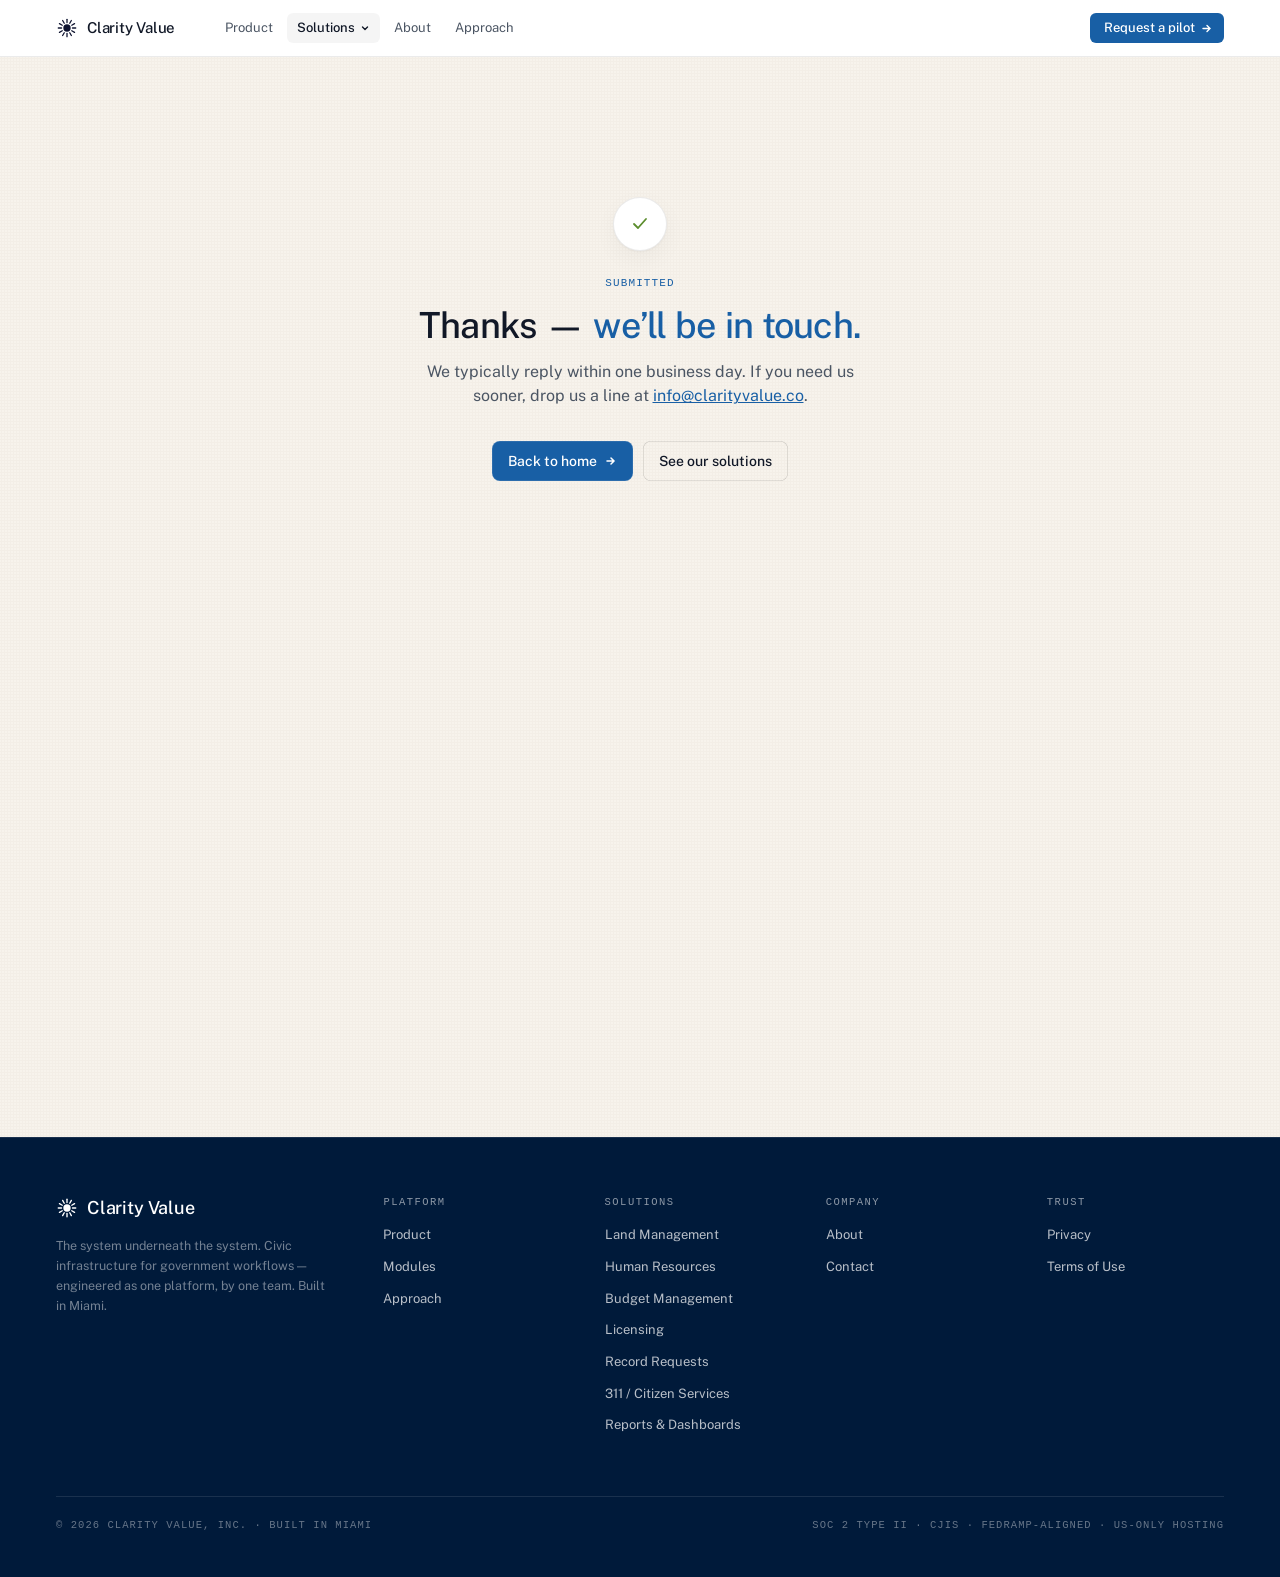
<file: thanks.html>
<!doctype html>
<html lang="en" data-cm-module="thanks">
<head>
<meta charset="utf-8" />
<meta name="viewport" content="width=device-width,initial-scale=1" />
<link rel="icon" href="/favicon.ico" sizes="any" />
<link rel="icon" type="image/png" sizes="32x32" href="/icon-32.png" />
<link rel="apple-touch-icon" href="/apple-touch-icon.png" />
<link rel="manifest" href="/site.webmanifest" />
<meta name="theme-color" content="#0F1430" />
<link rel="canonical" href="https://clarityvalue.co/thanks" />
<title>Thanks — we&rsquo;ll be in touch — Clarity Value</title>
<meta name="robots" content="noindex" />

<link rel="stylesheet" href="tokens/colors.css?v=2" />
<link rel="stylesheet" href="tokens/typography.css?v=2" />
<link rel="stylesheet" href="tokens/density.css?v=2" />
<link rel="stylesheet" href="tokens/components-controls.css?v=2" />
<link rel="stylesheet" href="tokens/components-display.css?v=2" />
<link rel="stylesheet" href="tokens/components-shell.css?v=2" />
<link rel="stylesheet" href="module-shell.css?v=3" />

<style>
.cm-thanks{background:var(--cm-paper);position:relative;min-height:calc(100vh - 56px);display:flex;align-items:flex-start;justify-content:center;padding:120px 24px 80px;text-align:center}
@media (min-width:980px){.cm-thanks{padding:140px 24px 96px}}
.cm-thanks::before{content:"";position:absolute;inset:0;pointer-events:none;background-image:radial-gradient(rgba(80,60,30,0.08) 1px,transparent 1.4px);background-size:3px 3px;mix-blend-mode:multiply;opacity:0.35;z-index:0}
.cm-thanks>*{position:relative;z-index:1}
.cm-thanks-card{max-width:560px;width:100%}
.cm-thanks-mark{display:inline-flex;align-items:center;justify-content:center;width:52px;height:52px;background:#fff;border:0.5px solid var(--cv-line-hairline);border-radius:50%;margin-bottom:24px;box-shadow:0 1px 2px rgba(0,0,0,0.04),0 8px 24px rgba(0,0,0,0.04)}
.cm-thanks-mark svg{width:22px;height:22px;color:#5C8D2D}
.cm-thanks-eyebrow{font-family:var(--cv-font-mono);font-size:11px;font-weight:500;letter-spacing:0.10em;text-transform:uppercase;color:var(--cv-brand-blue);margin-bottom:14px}
.cm-thanks-h{margin:0 0 14px;font-size:36px;font-weight:500;line-height:1.10;letter-spacing:-0.020em;color:var(--cv-text-primary);text-wrap:balance}
.cm-thanks-h em{font-style:normal;color:var(--cv-brand-blue);font-weight:500}
.cm-thanks-lede{margin:0 auto 32px;font-size:16px;line-height:1.55;color:var(--cv-text-secondary);max-width:440px}
.cm-thanks-actions{display:flex;align-items:center;justify-content:center;gap:10px;flex-wrap:wrap}
.cm-thanks-actions .cm-btn{display:inline-flex;align-items:center;gap:8px;height:40px;padding:0 16px;border-radius:8px;font-size:14px;font-weight:500;text-decoration:none;cursor:pointer;border:0}
.cm-thanks-actions .cm-btn--primary{background:var(--cv-brand-blue);color:#fff;box-shadow:inset 0 0 0 0.5px rgba(255,255,255,0.18)}
.cm-thanks-actions .cm-btn--primary:hover{background:#1268B5}
.cm-thanks-actions .cm-btn--ghost{background:transparent;color:var(--cv-text-primary);box-shadow:inset 0 0 0 0.5px rgba(0,0,0,0.18)}
.cm-thanks-actions .cm-btn--ghost:hover{background:rgba(0,0,0,0.04)}
.cm-thanks-actions .cm-btn svg{width:12px;height:12px}
</style>
<!-- Google Analytics -->
<script async src="https://www.googletagmanager.com/gtag/js?id=G-91MDWR08NJ"></script>
<script>
  window.dataLayer = window.dataLayer || [];
  function gtag(){dataLayer.push(arguments);}
  gtag('js', new Date());
  gtag('config', 'G-91MDWR08NJ');
</script>
</head>
<body>

<div data-cm-slot="nav"></div>

<main>
  <section class="cm-thanks">
    <div class="cm-thanks-card">
      <span class="cm-thanks-mark" aria-hidden="true">
        <svg viewBox="0 0 22 22" fill="none"><path d="M5 11l4 4 8-9" stroke="currentColor" stroke-width="1.8" stroke-linecap="round" stroke-linejoin="round"/></svg>
      </span>
      <div class="cm-thanks-eyebrow">Submitted</div>
      <h1 class="cm-thanks-h">Thanks &mdash; <em>we&rsquo;ll be in touch.</em></h1>
      <p class="cm-thanks-lede">We typically reply within one business day. If you need us sooner, drop us a line at <a href="mailto:info@clarityvalue.co" style="color:var(--cv-brand-blue)">info@clarityvalue.co</a>.</p>
      <div class="cm-thanks-actions">
        <a class="cm-btn cm-btn--primary" href="/">
          Back to home
          <svg viewBox="0 0 12 12" fill="none"><path d="M2 6h7M6 3l3 3-3 3" stroke="currentColor" stroke-width="1.5" stroke-linecap="round"/></svg>
        </a>
        <a class="cm-btn cm-btn--ghost" href="/#modules">See our solutions</a>
      </div>
    </div>
  </section>
</main>

<div data-cm-slot="footer"></div>

<script src="module-shell.js?v=4"></script>
</body>
</html>
</file>
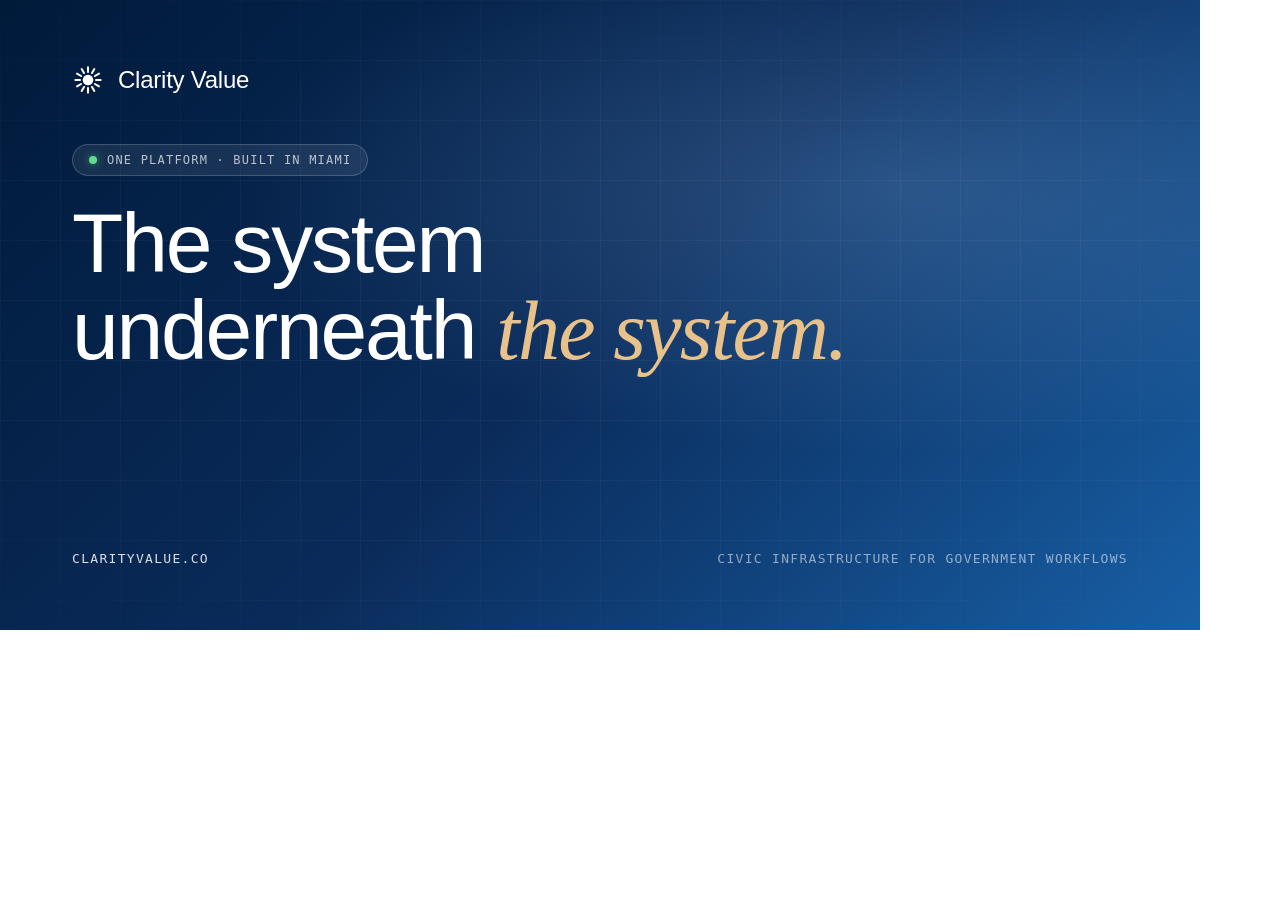
<file: art/og-card.html>
<!doctype html>
<!--
  Clarity Value — Open Graph social card (1200x630)
  --------------------------------------------------
  Renders at exactly 1200x630 so it can be screenshot-saved as /art/og-image.png
  for use in og:image / twitter:image meta tags.

  HOW TO CONVERT TO PNG:
  1. Open this file in Chrome on a desktop (drag-drop the file in, or open via
     file:// path). Window doesn't matter — the card is fixed at 1200x630.
  2. Open DevTools (Cmd+Opt+I on Mac), press Cmd+Shift+P, type "Capture full
     size screenshot", press Enter. Chrome saves a PNG at the exact 1200x630.
  3. Rename the file to og-image.png and drop it in /art/.
  4. Push the change. iMessage/RCS/Slack will pull this image when anyone
     shares a clarityvalue.netlify.app URL.

  Alternatively: open this file in Chrome, set viewport to 1200x630 in
  responsive design mode, screenshot the visible area, save as PNG.
-->
<html lang="en">
<head>
<meta charset="utf-8" />
<title>Clarity Value — Social card</title>
<style>
  *,*::before,*::after{box-sizing:border-box;margin:0;padding:0}
  /* Body IS the card — no centered wrapper, no surrounding dark canvas. This way
     Chrome's "Capture full size screenshot" produces a clean 1200x630 PNG with
     no black margin around the design. */
  html,body{width:1200px;height:630px;overflow:hidden;font-family:'Public Sans','Inter',-apple-system,BlinkMacSystemFont,'Segoe UI',sans-serif}
  .card{
    width:1200px;height:630px;
    background:linear-gradient(135deg,#001A3A 0%,#0A2B5A 50%,#185FA5 100%);
    color:#fff;
    position:relative;overflow:hidden;
    display:flex;flex-direction:column;
    padding:64px 72px;
  }
  /* Atmospheric wash overlay — mirrors the hero's wash texture */
  .card::before{
    content:"";position:absolute;inset:0;
    background:radial-gradient(ellipse 80% 60% at 75% 30%, rgba(133,183,235,0.25), transparent 70%);
    pointer-events:none;
  }
  /* Subtle grid */
  .card::after{
    content:"";position:absolute;inset:0;
    background-image:linear-gradient(to right,rgba(255,255,255,0.04) 1px,transparent 1px),linear-gradient(to bottom,rgba(255,255,255,0.04) 1px,transparent 1px);
    background-size:60px 60px;
    mask-image:radial-gradient(ellipse 90% 70% at 50% 50%, #000 40%, transparent 100%);
    pointer-events:none;
  }
  .brand{display:flex;align-items:center;gap:14px;position:relative;z-index:2}
  .brand svg{width:32px;height:32px}
  .brand-name{font-size:24px;font-weight:500;letter-spacing:-0.01em;color:#fff}
  .eyebrow{
    display:inline-flex;align-items:center;gap:10px;
    margin-top:auto;padding:8px 16px;
    background:rgba(255,255,255,0.08);border:0.5px solid rgba(255,255,255,0.18);
    border-radius:999px;align-self:flex-start;
    font-family:'Roboto Mono',ui-monospace,monospace;font-size:12px;font-weight:500;
    letter-spacing:0.10em;text-transform:uppercase;color:rgba(255,255,255,0.70);
    position:relative;z-index:2;
  }
  .eyebrow::before{content:"";width:8px;height:8px;border-radius:50%;background:#5fdc8e;box-shadow:0 0 8px rgba(95,220,142,0.6)}
  .headline{
    margin-top:24px;
    font-size:84px;font-weight:500;line-height:1.04;letter-spacing:-0.026em;
    text-wrap:balance;max-width:1000px;
    position:relative;z-index:2;
  }
  .headline em{font-family:'EB Garamond','Playfair Display',Georgia,serif;font-style:italic;color:#E8C28A;font-weight:500;letter-spacing:-0.02em}
  .footer{
    display:flex;justify-content:space-between;align-items:flex-end;
    margin-top:auto;
    font-family:'Roboto Mono',ui-monospace,monospace;font-size:13px;
    letter-spacing:0.10em;text-transform:uppercase;color:rgba(255,255,255,0.55);
    position:relative;z-index:2;
  }
  .footer .url{color:rgba(255,255,255,0.85);font-weight:500}
</style>
</head>
<body>
  <div class="card">
    <div class="brand">
      <svg viewBox="0 0 24 24" fill="none" stroke="#fff" stroke-width="1.5" stroke-linecap="round" aria-hidden="true">
        <circle cx="12" cy="12" r="4" fill="#fff" stroke="none"/>
        <line x1="12" y1="6" x2="12" y2="2.5"/><line x1="15" y1="6.8" x2="16.75" y2="3.77"/><line x1="17.2" y1="9" x2="20.23" y2="7.25"/><line x1="18" y1="12" x2="21.5" y2="12"/><line x1="17.2" y1="15" x2="20.23" y2="16.75"/><line x1="15" y1="17.2" x2="16.75" y2="20.23"/><line x1="12" y1="18" x2="12" y2="21.5"/><line x1="9" y1="17.2" x2="7.25" y2="20.23"/><line x1="6.8" y1="15" x2="3.77" y2="16.75"/><line x1="6" y1="12" x2="2.5" y2="12"/><line x1="6.8" y1="9" x2="3.77" y2="7.25"/><line x1="9" y1="6.8" x2="7.25" y2="3.77"/>
      </svg>
      <span class="brand-name">Clarity Value</span>
    </div>

    <div style="margin-top:48px">
      <span class="eyebrow">One platform &middot; Built in Miami</span>
      <h1 class="headline">The system underneath <em>the system.</em></h1>
    </div>

    <div class="footer">
      <span class="url">clarityvalue.co</span>
      <span>Civic infrastructure for government workflows</span>
    </div>
  </div>
</body>
</html>
</file>
<file: tokens/colors.css>
/* ============================================================
   Clarity Value — Phase 3 Color Tokens
   Source: gov_chrome_canonical.html (signed off 2026-04-28)
   ============================================================ */

:root {
  /* ---- Brand ---- */
  --cv-brand-blue: #185FA5;
  --cv-brand-blue-hover: #0C447C;
  --cv-brand-blue-tint: #E6F1FB;
  --cv-brand-blue-tint-2: #D6E6F5;
  --cv-brand-blue-border: #B5D4F4;

  /* Primary ramp */
  --cv-primary-50:  #E6F1FB;
  --cv-primary-100: #CDDFEF;
  --cv-primary-200: #B5D4F4;
  --cv-primary-300: #85B7EB;
  --cv-primary-400: #378ADD;
  --cv-primary-500: #266DAF;
  --cv-primary-main: #185FA5;
  --cv-primary-dark: #0C447C;

  /* ---- Text ---- */
  --cv-text-primary:    #111827;
  --cv-text-secondary:  #4B5563;
  --cv-text-tertiary:   #6B7280;
  --cv-text-muted:      #9CA3AF;
  --cv-text-on-dark:    #F3F4F6;
  --cv-text-on-dark-muted: #9CA0B5;

  /* ---- Surface ---- */
  --cv-surface-page:        #F7F8FA;
  --cv-surface-card:        #FFFFFF;
  --cv-surface-sidebar:     #1B2245;
  --cv-surface-sidebar-dark:#141B36;
  --cv-surface-sidebar-hover: rgba(255,255,255,0.06);
  --cv-surface-sidebar-active: rgba(255,255,255,0.10);

  /* ---- Lines / Hairlines (Density Rule 8) ---- */
  --cv-line-hairline: rgba(0,0,0,0.08);   /* default 0.5px structural line */
  --cv-line-strong:   rgba(0,0,0,0.13);   /* muted-pill borders, table input */
  --cv-line-stronger: rgba(0,0,0,0.20);   /* checkbox borders, hover emphasis */
  --cv-line-input:    rgba(0,0,0,0.18);   /* default input border */
  --cv-line-input-hover: rgba(0,0,0,0.32);

  /* ---- Status pills (5 severities × 3 stops) ---- */
  --cv-status-muted-bg:    #F7F8FA;  --cv-status-muted-border:    rgba(0,0,0,0.13); --cv-status-muted-text:    #4B5563;
  --cv-status-blue-bg:     #E6F1FB;  --cv-status-blue-border:     #B5D4F4;          --cv-status-blue-text:     #0C447C;
  --cv-status-green-bg:    #EAF3DE;  --cv-status-green-border:    #C0DD97;          --cv-status-green-text:    #27500A;
  --cv-status-amber-bg:    #FAEEDA;  --cv-status-amber-border:    #F0CB8E;          --cv-status-amber-text:    #633806;
  --cv-status-red-bg:      #FCEBEB;  --cv-status-red-border:      #E5BBBB;          --cv-status-red-text:      #7A1010;

  /* ---- Status icon-tile tints (lighter pair, for list-row icons) ---- */
  --cv-tile-blue-bg:  #E6F1FB; --cv-tile-blue-fg:  #185FA5;
  --cv-tile-green-bg: #EAF3DE; --cv-tile-green-fg: #3B6D11;
  --cv-tile-amber-bg: #FAEEDA; --cv-tile-amber-fg: #854F0B;
  --cv-tile-red-bg:   #FCEBEB; --cv-tile-red-fg:   #A32D2D;
  --cv-tile-muted-bg: #F1EFE8; --cv-tile-muted-fg: #5F5E5A;

  /* ---- Tag palette (categorical, not state) ---- */
  --cv-tag-blue-bg:   #DBEAF7; --cv-tag-blue-text:   #1A4F8A;
  --cv-tag-teal-bg:   #C7E5DA; --cv-tag-teal-text:   #0F5240;
  --cv-tag-green-bg:  #DEEFD9; --cv-tag-green-text:  #2D6A1F;
  --cv-tag-amber-bg:  #F7E9CC; --cv-tag-amber-text:  #80531A;
  --cv-tag-coral-bg:  #F8D8CC; --cv-tag-coral-text:  #8B3015;
  --cv-tag-pink-bg:   #F5D3DD; --cv-tag-pink-text:   #7A2543;
  --cv-tag-purple-bg: #DDD9F4; --cv-tag-purple-text: #463A85;
  --cv-tag-muted-bg:  #E5E7EB; --cv-tag-muted-text:  #374151;

  /* ---- Required-field amber (NOT error red) ---- */
  --cv-required-asterisk: #BA7517;

  /* ---- Error / focus ---- */
  --cv-error-border: #C13F3F;
  --cv-error-main:   #F34747;
}
</file>
<file: tokens/typography.css>
/* ============================================================
   Clarity Value — Typography
   Family: Public Sans (civic-tech canon)
   Two weights only — 400 regular, 500 emphasized. No 600, no 700.
   ============================================================ */

/* Brand fonts — Public Sans (self-hosted)
   WOFF2 first, TTF as fallback for anything that cannot read it. WOFF2 is 60%
   smaller across the family (431 KB of TTF down to 174 KB).

   This block used to declare 18 faces while only 7 font files exist, so 11 of
   them pointed at URLs that 404 (Thin, ExtraLight, LightItalic, SemiBoldItalic,
   BoldItalic, ExtraBold, Black and their italics). Browsers only fetch a face
   when some element actually matches its weight and style, which is why this
   stayed invisible: the moment any copy used bold italic, it fired a failed
   request and then synthesized the slant anyway. Only real files are declared
   now; unlisted weights and styles are synthesized from the nearest face,
   which is the same result minus the 404. */
@font-face { font-family: "Public Sans"; font-style: normal;  font-weight: 300; src: url("../fonts/PublicSans-Light.woff2") format("woff2"), url("../fonts/PublicSans-Light.ttf") format("truetype"); font-display: swap; }
@font-face { font-family: "Public Sans"; font-style: normal;  font-weight: 400; src: url("../fonts/PublicSans-Regular.woff2") format("woff2"), url("../fonts/PublicSans-Regular.ttf") format("truetype"); font-display: swap; }
@font-face { font-family: "Public Sans"; font-style: italic;  font-weight: 400; src: url("../fonts/PublicSans-Italic.woff2") format("woff2"), url("../fonts/PublicSans-Italic.ttf") format("truetype"); font-display: swap; }
@font-face { font-family: "Public Sans"; font-style: normal;  font-weight: 500; src: url("../fonts/PublicSans-Medium.woff2") format("woff2"), url("../fonts/PublicSans-Medium.ttf") format("truetype"); font-display: swap; }
@font-face { font-family: "Public Sans"; font-style: italic;  font-weight: 500; src: url("../fonts/PublicSans-MediumItalic.woff2") format("woff2"), url("../fonts/PublicSans-MediumItalic.ttf") format("truetype"); font-display: swap; }
@font-face { font-family: "Public Sans"; font-style: normal;  font-weight: 600; src: url("../fonts/PublicSans-SemiBold.woff2") format("woff2"), url("../fonts/PublicSans-SemiBold.ttf") format("truetype"); font-display: swap; }
@font-face { font-family: "Public Sans"; font-style: normal;  font-weight: 700; src: url("../fonts/PublicSans-Bold.woff2") format("woff2"), url("../fonts/PublicSans-Bold.ttf") format("truetype"); font-display: swap; }

/* Mono — Roboto Mono via Google Fonts (no brand mono font supplied) */
@import url("https://fonts.googleapis.com/css2?family=Roboto+Mono:wght@400;500&display=swap");

:root {
  --cv-font-sans: "Public Sans", system-ui, -apple-system, "Segoe UI", Helvetica, Arial, sans-serif;
  --cv-font-mono: "Roboto Mono", ui-monospace, SFMono-Regular, monospace;

  /* Type scale (px) */
  --cv-fs-10: 10px;    /* search hint badge */
  --cv-fs-11: 11px;    /* caps eyebrow, breadcrumb, meta, status pill, table header */
  --cv-fs-115: 11.5px; /* input prefix mono */
  --cv-fs-12: 12px;    /* body, table body, button, input, action panel */
  --cv-fs-125: 12.5px; /* input chrome (.fi3) */
  --cv-fs-13: 13px;    /* card title */
  --cv-fs-14: 14px;    /* prose body, empty-state title, form-section header small */
  --cv-fs-16: 16px;    /* prose H1/H2 (admin-authored) */
  --cv-fs-18: 18px;    /* form-section header large, step title */
  --cv-fs-20: 20px;    /* page title */

  /* Line-heights */
  --cv-lh-tight: 1.2;   /* buttons, page title */
  --cv-lh-snug:  1.3;   /* card titles, h1/h2 chrome */
  --cv-lh-base:  1.4;   /* h3, header-large, h2 prose */
  --cv-lh-prose: 1.45;  /* breadcrumb, meta, tags, subtitles */
  --cv-lh-body:  1.55;  /* prose body, list items, multi-line input */
  --cv-lh-loose: 1.6;   /* info card body */

  /* Letter-spacing */
  --cv-ls-tight: -0.01em; /* page title */
  --cv-ls-table: 0.02em;  /* table headers */
  --cv-ls-caps:  0.05em;  /* caps eyebrow section headers */
}

/* Base */
html, body {
  font-family: var(--cv-font-sans);
  font-size: 14px;
  font-weight: 400;
  line-height: var(--cv-lh-body);
  color: var(--cv-text-primary);
  background: var(--cv-surface-page);
  -webkit-font-smoothing: antialiased;
  text-rendering: optimizeLegibility;
}

/* Form-element font-family unity rule (2026-04-28) */
button, input, textarea, select { font-family: inherit; }

/* ---- Display roles (use these classes, not raw element selectors) ---- */
.cv-page-title    { font-size: 20px; font-weight: 500; line-height: 1.2; letter-spacing: -0.01em; color: var(--cv-text-primary); }
.cv-card-title    { font-size: 13px; font-weight: 500; line-height: 1.3;  color: var(--cv-text-primary); }
.cv-card-meta     { font-size: 11px; font-weight: 400; line-height: 1.3;  color: var(--cv-text-tertiary); }
.cv-breadcrumb    { font-size: 11px; font-weight: 400; line-height: 1.45; color: var(--cv-text-tertiary); }
.cv-subtitle      { font-size: 12px; font-weight: 400; line-height: 1.45; color: var(--cv-text-tertiary); }
.cv-eyebrow       { font-size: 11px; font-weight: 500; line-height: 1.3;  letter-spacing: 0.05em; text-transform: uppercase; color: var(--cv-text-tertiary); }
.cv-form-label    { font-size: 11px; font-weight: 500; line-height: 1.3;  color: var(--cv-text-secondary); padding-bottom: 5px; }
.cv-table-header  { font-size: 11px; font-weight: 500; line-height: 1.3;  letter-spacing: 0.02em; color: var(--cv-text-tertiary); }
.cv-table-body    { font-size: 12px; font-weight: 400; line-height: 1.4;  color: var(--cv-text-primary); }
.cv-body          { font-size: 14px; font-weight: 400; line-height: 1.55; color: var(--cv-text-primary); }
.cv-body-muted    { font-size: 14px; font-weight: 400; line-height: 1.55; color: var(--cv-text-secondary); }
.cv-h2-prose      { font-size: 16px; font-weight: 500; line-height: 1.4;  color: var(--cv-text-primary); }
.cv-h3-prose      { font-size: 14px; font-weight: 500; line-height: 1.4;  color: var(--cv-text-primary); }
.cv-header-large  { font-size: 18px; font-weight: 500; line-height: 1.3;  color: var(--cv-text-primary); }
</file>
<file: tokens/density.css>
/* ============================================================
   Clarity Value — Density, Radii, Elevation, Motion
   ============================================================ */

:root {
  /* Spacing scale */
  --cv-s-0: 0px;
  --cv-s-1: 4px;
  --cv-s-2: 8px;
  --cv-s-3: 16px;
  --cv-s-4: 32px;
  --cv-s-5: 64px;
  --cv-s-6: 80px;

  /* Radii */
  --cv-r-1: 4px;   /* tags, small chips */
  --cv-r-2: 6px;   /* buttons, inputs */
  --cv-r-3: 8px;   /* cards */
  --cv-r-4: 10px;  /* large cards */
  --cv-r-5: 12px;  /* modals */
  --cv-r-pill: 999px;

  /* Component dimensions */
  --cv-h-button-sm: 26px;
  --cv-h-button:    28px; /* Phase 3 default */
  --cv-h-button-md: 30px; /* gov chrome */
  --cv-h-input:     30px;
  --cv-h-input-multi-min: 64px;
  --cv-h-row:       36px;
  --cv-h-icon-btn:  32px;

  /* Page padding */
  --cv-pad-page-h:        24px;
  --cv-pad-page-v:        14px;
  --cv-pad-card-h:        18px;
  --cv-pad-card-v:        14px;
  --cv-pad-table-cell-h:  14px;
  --cv-pad-table-cell-v:  11px;
  --cv-pad-table-head-v:  9px;

  /* Elevation (used very sparingly) */
  --cv-shadow-card:  0 1px 2px rgba(0,0,0,0.03);
  --cv-shadow-pop:   0 8px 24px rgba(0,0,0,0.10), 0 2px 6px rgba(0,0,0,0.06);
  --cv-shadow-modal: 0 24px 60px rgba(0,0,0,0.18), 0 6px 16px rgba(0,0,0,0.08);
  --cv-shadow-panel: -8px 0 24px rgba(0,0,0,0.06); /* compose dock side-rim */

  /* Motion */
  --cv-dur-fast:    100ms; /* hover, button bg */
  --cv-dur-base:    200ms; /* expand, focus */
  --cv-dur-slow:    240ms; /* panel/modal in */
  --cv-ease-std:    cubic-bezier(0.2, 0, 0.2, 1);
  --cv-ease-decel:  cubic-bezier(0,    0, 0.2, 1);
  --cv-ease-accel:  cubic-bezier(0.4,  0, 1,   1);
}
</file>
<file: tokens/components-controls.css>
/* ============================================================
   Clarity Value — Buttons, search, inputs, icon button
   ============================================================ */

/* ---- Button base (cv-btn) ---- */
.cv-btn {
  font-family: inherit;
  font-size: 12px;
  font-weight: 500;
  line-height: 1;
  height: 28px;                    /* Phase 3 Clarity 28px */
  padding: 0 12px;
  border-radius: var(--cv-r-2);
  border: 0.5px solid var(--cv-line-strong);
  background: var(--cv-surface-card);
  color: var(--cv-text-primary);
  display: inline-flex; align-items: center; gap: 6px;
  cursor: pointer; white-space: nowrap;
  transition: background var(--cv-dur-fast), border-color var(--cv-dur-fast), color var(--cv-dur-fast);
}
.cv-btn svg { width: 13px; height: 13px; flex-shrink: 0; }
.cv-btn:hover { background: var(--cv-surface-page); border-color: var(--cv-line-stronger); }

/* Variants */
.cv-btn--primary {
  background: var(--cv-brand-blue);
  color: #fff;
  border-color: var(--cv-brand-blue);
}
.cv-btn--primary:hover { background: var(--cv-brand-blue-hover); border-color: var(--cv-brand-blue-hover); }

.cv-btn--ghost {
  background: transparent;
  border-color: transparent;
  color: var(--cv-text-secondary);
}
.cv-btn--ghost:hover { background: var(--cv-surface-page); color: var(--cv-text-primary); }

.cv-btn--danger {
  background: var(--cv-status-red-bg);
  border-color: var(--cv-status-red-border);
  color: var(--cv-status-red-text);
}
.cv-btn--danger:hover { background: #f8dada; }

/* Sizes */
.cv-btn--sm { height: 26px; padding: 0 9px; font-size: 11px; }
.cv-btn--md { height: 30px; padding: 0 12px; }   /* gov chrome 30px */
.cv-btn--icon-only { width: 28px; padding: 0; justify-content: center; }
.cv-btn--icon-only.cv-btn--md { width: 30px; }

/* Disabled */
.cv-btn:disabled, .cv-btn[aria-disabled="true"] {
  cursor: not-allowed; opacity: 0.5; pointer-events: none;
}

/* Active state for outline filter buttons */
.cv-btn.is-active {
  background: var(--cv-brand-blue-tint);
  border-color: var(--cv-brand-blue-border);
  color: var(--cv-brand-blue-hover);
}

/* Count badge inside button */
.cv-btn-count {
  font-size: 10px; font-weight: 500; line-height: 1.2;
  padding: 1px 6px;
  border-radius: 999px;
  background: var(--cv-brand-blue-tint);
  color: var(--cv-brand-blue-hover);
  margin-left: 2px;
}
.cv-btn--primary .cv-btn-count {
  background: #fff; color: var(--cv-brand-blue);
}

/* ---- Icon button (32px chrome corner button) ---- */
.cv-icon-btn {
  width: 32px; height: 32px;
  border-radius: var(--cv-r-2);
  background: transparent;
  border: 0.5px solid var(--cv-line-hairline);
  display: inline-flex; align-items: center; justify-content: center;
  cursor: pointer;
  color: var(--cv-text-secondary);
  position: relative;
  transition: background var(--cv-dur-fast), border-color var(--cv-dur-fast), color var(--cv-dur-fast);
}
.cv-icon-btn:hover {
  background: var(--cv-surface-page);
  border-color: var(--cv-line-strong);
  color: var(--cv-text-primary);
}
.cv-icon-btn svg { width: 15px; height: 15px; }
.cv-icon-btn-dot {
  position: absolute; top: 6px; right: 6px;
  width: 6px; height: 6px; border-radius: 50%;
  background: #DC2626; border: 1.5px solid var(--cv-surface-card);
}

/* ============================================================
   Search input (cv-search)
   ============================================================ */
.cv-search {
  display: flex; align-items: center; gap: 6px;
  height: 30px; padding: 0 10px;
  background: var(--cv-surface-page);
  border: 0.5px solid var(--cv-line-strong);
  border-radius: var(--cv-r-2);
  min-width: 240px;
  transition: border-color var(--cv-dur-fast), background var(--cv-dur-fast);
}
.cv-search:focus-within { border-color: var(--cv-brand-blue); background: var(--cv-surface-card); }
.cv-search svg { width: 13px; height: 13px; color: var(--cv-text-muted); flex-shrink: 0; }
.cv-search input {
  flex: 1; min-width: 0;
  border: none; background: transparent; outline: none;
  font-family: inherit; font-size: 12px;
  color: var(--cv-text-primary);
}
.cv-search input::placeholder { color: var(--cv-text-muted); }
.cv-search-kbd {
  font-size: 10px; color: var(--cv-text-muted);
  padding: 1px 5px;
  background: var(--cv-surface-card);
  border: 0.5px solid var(--cv-line-hairline);
  border-radius: var(--cv-r-1);
  font-family: var(--cv-font-mono);
}

/* ============================================================
   Inputs (cv-input — .fi3 chrome)
   ============================================================ */
.cv-field { display: flex; flex-direction: column; gap: 5px; }
.cv-field-label {
  font-size: 11px; font-weight: 500; line-height: 1.3;
  color: var(--cv-text-secondary);
}
.cv-field-required { color: var(--cv-required-asterisk); margin-left: 2px; }

.cv-input {
  font-family: inherit;
  font-size: 12.5px;
  height: 30px;
  padding: 0 10px;
  background: var(--cv-surface-card);
  border: 0.5px solid var(--cv-line-input);
  border-radius: var(--cv-r-2);
  color: var(--cv-text-primary);
  outline: none;
  transition: border-color var(--cv-dur-fast);
  width: 100%;
}
.cv-input::placeholder { color: var(--cv-text-muted); }
.cv-input:hover { border-color: var(--cv-line-input-hover); }
.cv-input:focus { border-color: var(--cv-brand-blue); border-width: 1px; padding: 0 9.5px; }
.cv-input.is-error { border-color: var(--cv-error-border); }

.cv-input--multi {
  height: auto; min-height: 64px;
  padding: 8px 10px;
  font-size: 12.5px; line-height: 1.55;
  resize: vertical;
}

/* Input with mono prefix (e.g. `clarityvalue.app /`) */
.cv-input-group {
  display: flex; align-items: stretch;
  height: 30px;
  border: 0.5px solid var(--cv-line-input);
  border-radius: var(--cv-r-2);
  background: var(--cv-surface-card);
  transition: border-color var(--cv-dur-fast);
}
.cv-input-group:focus-within { border-color: var(--cv-brand-blue); }
.cv-input-group-prefix {
  display: inline-flex; align-items: center;
  padding: 0 10px;
  font-family: var(--cv-font-mono); font-size: 11.5px;
  color: var(--cv-text-tertiary);
  background: var(--cv-surface-page);
  border-right: 0.5px solid var(--cv-line-hairline);
  border-radius: var(--cv-r-2) 0 0 var(--cv-r-2);
}
.cv-input-group .cv-input { border: none; border-radius: 0; }
.cv-input-group .cv-input:focus { border: none; padding: 0 10px; }

/* Field hint / error */
.cv-field-hint  { font-size: 11px; color: var(--cv-text-tertiary); line-height: 1.45; }
.cv-field-error { font-size: 11px; color: var(--cv-error-border); line-height: 1.45; }
</file>
<file: tokens/components-display.css>
/* ============================================================
   Clarity Value — Card, table, status pill, tag, empty/loading/error
   ============================================================ */

/* ---- Card ---- */
.cv-card {
  background: var(--cv-surface-card);
  border: 0.5px solid var(--cv-line-hairline);
  border-radius: var(--cv-r-3);
  box-shadow: var(--cv-shadow-card);
}
.cv-card-h {
  padding: var(--cv-pad-card-v) var(--cv-pad-card-h);
  border-bottom: 0.5px solid var(--cv-line-hairline);
  display: flex; align-items: center; justify-content: space-between; gap: 12px;
}
.cv-card-h-title { font-size: 13px; font-weight: 500; line-height: 1.3; color: var(--cv-text-primary); }
.cv-card-h-meta  { font-size: 11px; color: var(--cv-text-tertiary); margin-top: 2px; }
.cv-card-h-actions { display: flex; align-items: center; gap: 8px; }
.cv-card-b { padding: var(--cv-pad-card-v) var(--cv-pad-card-h); }
.cv-card-b--flush { padding: 0; }

/* ============================================================
   Table primitive
   ============================================================ */
.cv-tbl { width: 100%; border-collapse: collapse; font-size: 12px; }
.cv-tbl thead th {
  text-align: left;
  font-size: 11px; font-weight: 500; line-height: 1.3;
  letter-spacing: 0.02em;
  color: var(--cv-text-tertiary);
  padding: var(--cv-pad-table-head-v) var(--cv-pad-table-cell-h);
  background: var(--cv-surface-page);
  border-bottom: 0.5px solid var(--cv-line-hairline);
  border-top: 0.5px solid var(--cv-line-hairline);
  white-space: nowrap;
}
.cv-tbl tbody td {
  padding: var(--cv-pad-table-cell-v) var(--cv-pad-table-cell-h);
  border-bottom: 0.5px solid var(--cv-line-hairline);
  color: var(--cv-text-primary);
  vertical-align: middle;
  height: 36px;
}
.cv-tbl tbody tr { transition: background 80ms; }
.cv-tbl tbody tr:hover { background: var(--cv-surface-page); }
.cv-tbl tbody tr.is-selected td { background: var(--cv-brand-blue-tint); }
.cv-tbl-id {
  font-family: var(--cv-font-mono);
  font-size: 11px;
  color: var(--cv-text-tertiary);
}
.cv-tbl-step { display: flex; align-items: center; gap: 7px; }
.cv-tbl-step svg { width: 13px; height: 13px; color: var(--cv-text-muted); flex-shrink: 0; }
.cv-tbl-step-name { color: var(--cv-text-primary); }

/* Checkbox */
.cv-chk {
  width: 14px; height: 14px;
  border-radius: 3px;
  border: 1px solid var(--cv-line-stronger);
  display: inline-flex; align-items: center; justify-content: center;
  cursor: pointer;
  background: #fff;
  transition: background var(--cv-dur-fast), border-color var(--cv-dur-fast);
}
.cv-chk.is-checked { background: var(--cv-brand-blue); border-color: var(--cv-brand-blue); }
.cv-chk.is-checked::after {
  content: "";
  width: 7px; height: 4px;
  border: 1.5px solid #fff;
  border-top: 0; border-right: 0;
  transform: rotate(-45deg) translate(1px, -2px);
}

/* ============================================================
   Status pill (.cv-pill — leading dot, 999 radius, 5 severities)
   ============================================================ */
.cv-pill {
  display: inline-flex; align-items: center; gap: 5px;
  font-size: 11px; font-weight: 500; line-height: 1.45;
  padding: 2px 8px;
  border-radius: var(--cv-r-pill);
  border: 0.5px solid transparent;
  white-space: nowrap;
}
.cv-pill::before {
  content: ""; width: 5px; height: 5px;
  border-radius: 50%; background: currentColor;
  flex-shrink: 0;
}
.cv-pill--muted {
  background: var(--cv-status-muted-bg);
  color:      var(--cv-status-muted-text);
  border-color: var(--cv-status-muted-border);
}
.cv-pill--blue {
  background: var(--cv-status-blue-bg);
  color:      var(--cv-status-blue-text);
  border-color: var(--cv-status-blue-border);
}
.cv-pill--green {
  background: var(--cv-status-green-bg);
  color:      var(--cv-status-green-text);
  border-color: var(--cv-status-green-border);
}
.cv-pill--amber {
  background: var(--cv-status-amber-bg);
  color:      var(--cv-status-amber-text);
  border-color: var(--cv-status-amber-border);
}
.cv-pill--red {
  background: var(--cv-status-red-bg);
  color:      var(--cv-status-red-text);
  border-color: var(--cv-status-red-border);
}

/* ============================================================
   Tag (.cv-tag — categorical, no dot, 4px radius)
   ============================================================ */
.cv-tag {
  display: inline-flex; align-items: center;
  font-size: 11px; font-weight: 500; line-height: 1.45;
  padding: 2px 7px;
  border-radius: var(--cv-r-1);
  white-space: nowrap;
}
.cv-tag--blue   { background: var(--cv-tag-blue-bg);   color: var(--cv-tag-blue-text); }
.cv-tag--teal   { background: var(--cv-tag-teal-bg);   color: var(--cv-tag-teal-text); }
.cv-tag--green  { background: var(--cv-tag-green-bg);  color: var(--cv-tag-green-text); }
.cv-tag--amber  { background: var(--cv-tag-amber-bg);  color: var(--cv-tag-amber-text); }
.cv-tag--coral  { background: var(--cv-tag-coral-bg);  color: var(--cv-tag-coral-text); }
.cv-tag--pink   { background: var(--cv-tag-pink-bg);   color: var(--cv-tag-pink-text); }
.cv-tag--purple { background: var(--cv-tag-purple-bg); color: var(--cv-tag-purple-text); }
.cv-tag--muted  { background: var(--cv-tag-muted-bg);  color: var(--cv-tag-muted-text); }

/* Status icon-tile (for list-row icons next to entity names) */
.cv-tile {
  width: 28px; height: 28px;
  border-radius: var(--cv-r-2);
  display: inline-flex; align-items: center; justify-content: center;
  flex-shrink: 0;
}
.cv-tile svg { width: 14px; height: 14px; }
.cv-tile--blue  { background: var(--cv-tile-blue-bg);  color: var(--cv-tile-blue-fg); }
.cv-tile--green { background: var(--cv-tile-green-bg); color: var(--cv-tile-green-fg); }
.cv-tile--amber { background: var(--cv-tile-amber-bg); color: var(--cv-tile-amber-fg); }
.cv-tile--red   { background: var(--cv-tile-red-bg);   color: var(--cv-tile-red-fg); }
.cv-tile--muted { background: var(--cv-tile-muted-bg); color: var(--cv-tile-muted-fg); }

/* ============================================================
   Empty / Loading / Error states
   ============================================================ */
.cv-empty {
  display: flex; flex-direction: column; align-items: center; justify-content: center;
  padding: 64px 24px;
  text-align: center;
  background: var(--cv-surface-card);
  border: 0.5px solid var(--cv-line-hairline);
  border-radius: var(--cv-r-3);
}
.cv-empty-icon {
  width: 48px; height: 48px;
  border-radius: var(--cv-r-3);
  background: var(--cv-brand-blue-tint);
  color: var(--cv-brand-blue);
  display: flex; align-items: center; justify-content: center;
  margin-bottom: 14px;
}
.cv-empty-icon svg { width: 22px; height: 22px; }
.cv-empty-title { font-size: 14px; font-weight: 500; color: var(--cv-text-primary); margin-bottom: 4px; }
.cv-empty-desc  { font-size: 12px; color: var(--cv-text-tertiary); max-width: 380px; line-height: 1.55; margin-bottom: 14px; }
.cv-empty-actions { display: flex; align-items: center; gap: 8px; }

/* Loading skeleton */
.cv-skel {
  background: linear-gradient(90deg, #EDEFF2 25%, #F5F6F8 50%, #EDEFF2 75%);
  background-size: 200% 100%;
  animation: cv-skel-shimmer 1.4s ease-in-out infinite;
  border-radius: var(--cv-r-1);
}
@keyframes cv-skel-shimmer {
  0%   { background-position: 200% 0; }
  100% { background-position: -200% 0; }
}
.cv-skel-line { height: 8px; }
.cv-skel-text { height: 10px; }
.cv-skel-pill { height: 18px; width: 60px; border-radius: var(--cv-r-pill); }

/* Error */
.cv-err {
  display: flex; flex-direction: column; align-items: center; justify-content: center;
  padding: 64px 24px; text-align: center;
  background: var(--cv-surface-card);
  border: 0.5px solid var(--cv-line-hairline);
  border-radius: var(--cv-r-3);
}
.cv-err-icon {
  width: 48px; height: 48px;
  border-radius: 50%;
  background: var(--cv-status-red-bg);
  color: var(--cv-status-red-text);
  display: flex; align-items: center; justify-content: center;
  margin-bottom: 14px;
  border: 0.5px solid var(--cv-status-red-border);
}
.cv-err-icon svg { width: 22px; height: 22px; }
.cv-err-title { font-size: 14px; font-weight: 500; color: var(--cv-text-primary); margin-bottom: 4px; }
.cv-err-desc  { font-size: 12px; color: var(--cv-text-tertiary); max-width: 420px; line-height: 1.55; margin-bottom: 6px; }
.cv-err-detail {
  font-family: var(--cv-font-mono);
  font-size: 11px;
  color: var(--cv-text-muted);
  background: var(--cv-surface-page);
  border: 0.5px solid var(--cv-line-hairline);
  border-radius: var(--cv-r-2);
  padding: 8px 12px; margin-bottom: 14px;
  max-width: 540px;
}
.cv-err-actions { display: flex; align-items: center; gap: 8px; }

/* ============================================================
   Modal
   ============================================================ */
.cv-modal-overlay {
  position: fixed; inset: 0;
  background: rgba(15,19,38,0.55);
  display: flex; align-items: center; justify-content: center;
  z-index: 40;
  backdrop-filter: blur(3px);
}
.cv-modal {
  width: 480px; max-width: calc(100vw - 48px);
  background: var(--cv-surface-card);
  border-radius: var(--cv-r-5);
  box-shadow: var(--cv-shadow-modal);
  overflow: hidden;
  animation: cv-modal-in var(--cv-dur-slow) var(--cv-ease-decel);
}
@keyframes cv-modal-in {
  from { opacity: 0; transform: translateY(8px) scale(0.98); }
  to   { opacity: 1; transform: translateY(0)   scale(1); }
}
.cv-modal-h {
  padding: 16px 20px;
  border-bottom: 0.5px solid var(--cv-line-hairline);
  display: flex; align-items: flex-start; justify-content: space-between; gap: 12px;
}
.cv-modal-h-title { font-size: 14px; font-weight: 500; color: var(--cv-text-primary); }
.cv-modal-h-sub   { font-size: 12px; color: var(--cv-text-tertiary); margin-top: 2px; }
.cv-modal-close {
  width: 24px; height: 24px;
  border-radius: var(--cv-r-1);
  border: none; background: transparent; cursor: pointer;
  color: var(--cv-text-muted);
  display: flex; align-items: center; justify-content: center;
  transition: background var(--cv-dur-fast), color var(--cv-dur-fast);
}
.cv-modal-close:hover { background: var(--cv-surface-page); color: var(--cv-text-primary); }
.cv-modal-b {
  padding: 16px 20px;
  font-size: 12.5px; line-height: 1.6;
  color: var(--cv-text-secondary);
}
.cv-modal-b strong { color: var(--cv-text-primary); font-weight: 500; }
.cv-modal-f {
  padding: 12px 20px;
  border-top: 0.5px solid var(--cv-line-hairline);
  display: flex; justify-content: flex-end; gap: 8px;
  background: var(--cv-surface-page);
}

/* ============================================================
   Snackbar (anchored bottom-right)
   ============================================================ */
.cv-sn {
  position: fixed; bottom: 18px; right: 18px;
  display: flex; align-items: flex-start; gap: 10px;
  padding: 11px 14px 11px 12px;
  background: #1F2940;
  color: #F3F4F6;
  border-radius: var(--cv-r-3);
  box-shadow: var(--cv-shadow-pop);
  max-width: 380px;
  z-index: 30;
  animation: cv-sn-in 220ms var(--cv-ease-decel);
}
@keyframes cv-sn-in {
  from { opacity: 0; transform: translateY(8px); }
  to   { opacity: 1; transform: translateY(0); }
}
.cv-sn-icon {
  width: 20px; height: 20px;
  border-radius: 50%;
  display: flex; align-items: center; justify-content: center;
  flex-shrink: 0;
}
.cv-sn-icon svg { width: 11px; height: 11px; color: #fff; }
.cv-sn--success .cv-sn-icon { background: #3B6D11; }
.cv-sn--error   .cv-sn-icon { background: #9F1818; }
.cv-sn-title { font-size: 12.5px; font-weight: 500; line-height: 1.35; }
.cv-sn-desc  { font-size: 11.5px; color: #C8CDDA; line-height: 1.45; margin-top: 1px; }
.cv-sn-x {
  background: transparent; border: none; cursor: pointer;
  color: #9CA0B5; width: 18px; height: 18px;
  display: flex; align-items: center; justify-content: center;
  border-radius: var(--cv-r-1); flex-shrink: 0;
}
.cv-sn-x:hover { background: rgba(255,255,255,0.08); color: #fff; }

/* ============================================================
   Section eyebrow header (caps, hairline below)
   ============================================================ */
.cv-section-h {
  font-size: 11px; font-weight: 500; line-height: 1.3;
  letter-spacing: 0.05em; text-transform: uppercase;
  color: var(--cv-text-tertiary);
  padding-bottom: 8px;
  border-bottom: 0.5px solid var(--cv-line-hairline);
  margin-bottom: 14px;
}

/* ============================================================
   Wait banner (informational, gov-pending feel)
   ============================================================ */
.cv-wait {
  display: flex; align-items: flex-start; gap: 10px;
  padding: 10px 14px;
  background: var(--cv-status-amber-bg);
  border: 0.5px solid var(--cv-status-amber-border);
  border-radius: var(--cv-r-2);
  color: var(--cv-status-amber-text);
  font-size: 12px; line-height: 1.55;
}
.cv-wait svg { width: 14px; height: 14px; flex-shrink: 0; margin-top: 2px; }
.cv-wait strong { font-weight: 500; }
</file>
<file: tokens/components-shell.css>
/* ============================================================
   Clarity Value — Component primitives (CSS layer)
   Class prefix: cv-
   Maps 1:1 to common/clarity/* React primitives.
   ============================================================ */

/* ---- Reset within scope ---- */
.cv-app *, .cv-app *::before, .cv-app *::after { box-sizing: border-box; }

/* ============================================================
   App shell
   ============================================================ */
.cv-app {
  display: flex;
  min-height: 100vh;
  background: var(--cv-surface-page);
  font-family: var(--cv-font-sans);
  color: var(--cv-text-primary);
  -webkit-font-smoothing: antialiased;
}
.cv-main {
  flex: 1;
  display: flex;
  flex-direction: column;
  min-width: 0;
}

/* ============================================================
   Sidebar (gov-side, dark navy)
   ============================================================ */
.cv-sb {
  width: 64px;
  flex-shrink: 0;
  background: var(--cv-surface-sidebar);
  display: flex;
  flex-direction: column;
  color: var(--cv-text-on-dark);
  border-right: 1px solid #0E1430;
}
.cv-sb-logo {
  height: 52px;
  display: flex;
  align-items: center;
  justify-content: center;
  border-bottom: 0.5px solid rgba(255,255,255,0.06);
}
.cv-sb-logo-mark {
  width: 28px; height: 28px;
  border-radius: 7px;
  background: linear-gradient(135deg, #3B82F6, #185FA5);
  display: flex; align-items: center; justify-content: center;
  font-weight: 500; font-size: 13px; color: #fff;
  letter-spacing: -0.02em;
}
.cv-sb-nav { flex: 1; overflow-y: auto; padding: 6px 0; }
.cv-sb-item {
  position: relative;
  display: flex; align-items: center; justify-content: center;
  width: 48px; height: 40px; margin: 1px 8px;
  border-radius: var(--cv-r-2);
  cursor: pointer;
  color: var(--cv-text-on-dark-muted);
  transition: background var(--cv-dur-fast), color var(--cv-dur-fast);
}
.cv-sb-item:hover { background: var(--cv-surface-sidebar-hover); color: #fff; }
.cv-sb-item.is-active { background: var(--cv-surface-sidebar-active); color: #fff; }
.cv-sb-item.is-active::before {
  content: ""; position: absolute; left: -9px; top: 8px; bottom: 8px;
  width: 2.5px; background: #3B82F6; border-radius: 0 2px 2px 0;
}
.cv-sb-item svg { width: 18px; height: 18px; }
.cv-sb-divider { height: 0.5px; background: rgba(255,255,255,0.07); margin: 6px 14px; }
.cv-sb-foot {
  padding: 8px 0;
  border-top: 0.5px solid rgba(255,255,255,0.07);
  display: flex; flex-direction: column; align-items: center; gap: 4px;
}
.cv-sb-avatar {
  width: 30px; height: 30px;
  border-radius: 50%;
  background: #3B82F6; color: #fff;
  display: flex; align-items: center; justify-content: center;
  font-weight: 500; font-size: 11px; cursor: pointer;
  position: relative;
}
.cv-sb-avatar::after {
  content: ""; position: absolute; bottom: 0; right: -1px;
  width: 8px; height: 8px; border-radius: 50%;
  background: #3B6D11; border: 1.5px solid var(--cv-surface-sidebar);
}

/* ============================================================
   Page header (cv-ph)
   ============================================================ */
.cv-ph {
  background: var(--cv-surface-card);
  border-bottom: 1px solid var(--cv-line-hairline);
  padding: var(--cv-pad-page-v) var(--cv-pad-page-h) 0;
  flex-shrink: 0;
}
.cv-ph-bc {
  font-size: 11px; line-height: 1.45;
  color: var(--cv-text-tertiary);
  display: flex; align-items: center; gap: 6px;
  margin-bottom: 7px;
}
.cv-ph-bc a { color: var(--cv-text-tertiary); text-decoration: none; cursor: pointer; }
.cv-ph-bc a:hover { color: var(--cv-brand-blue); }
.cv-ph-bc-sep { opacity: 0.4; }
.cv-ph-bc-current { color: var(--cv-text-primary); font-weight: 500; }
.cv-ph-row {
  display: flex; align-items: flex-end; justify-content: space-between;
  gap: 16px; padding-bottom: 14px;
}
.cv-ph-titles { min-width: 0; }
.cv-ph-title {
  font-size: 20px; font-weight: 500; line-height: 1.2; letter-spacing: -0.01em;
  color: var(--cv-text-primary);
  display: flex; align-items: center; gap: 10px;
}
.cv-ph-title-meta {
  font-size: 11px; font-weight: 500; line-height: 1.45;
  color: var(--cv-text-tertiary);
  background: var(--cv-surface-page);
  padding: 3px 8px;
  border-radius: var(--cv-r-pill);
  border: 0.5px solid var(--cv-line-strong);
}
.cv-ph-sub { font-size: 12px; color: var(--cv-text-tertiary); margin-top: 3px; }
.cv-ph-actions { display: flex; align-items: center; gap: 8px; }
.cv-ph-divider { width: 0.5px; height: 20px; background: var(--cv-line-strong); margin: 0 4px; }

/* ============================================================
   Action panel (cv-ap)
   ============================================================ */
.cv-ap {
  background: var(--cv-surface-card);
  border-bottom: 1px solid var(--cv-line-hairline);
  padding: 10px var(--cv-pad-page-h);
  display: flex; align-items: center; gap: 8px;
  flex-wrap: wrap;
  flex-shrink: 0;
}
.cv-ap-left { display: flex; align-items: center; gap: 8px; flex: 1; min-width: 0; flex-wrap: wrap; }
.cv-ap-right { display: flex; align-items: center; gap: 8px; }

/* ============================================================
   Content area
   ============================================================ */
.cv-cn { flex: 1; overflow-y: auto; padding: 18px var(--cv-pad-page-h) 24px; position: relative; }
</file>
<file: module-shell.css>
/* ========================================================================
   Clarity Value — Module page shell
   Shared chrome for Land, FOIA, 311, Reports, etc.
   Builds on tokens/* — paper, navy, watercolor flair, density.
   ======================================================================== */
:root{
  --cm-navy:#001A3A; --cm-navy-deep:#00132C;
  --cm-on-dark:#F3F4F6; --cm-on-dark-mut:#9CA0B5; --cm-on-dark-dim:#5C6588;
  --cm-paper:#F7F3EC; --cm-paper-deep:#EFE8DC;
  --cm-ink:#1F2733;
  --cm-page-w:1200px; --cm-pad-h:56px;
  --cm-line-on-dark:rgba(255,255,255,0.10);
}
html,body{margin:0;padding:0}
body{background:#fff;color:var(--cv-text-primary);font-family:var(--cv-font-sans);-webkit-font-smoothing:antialiased}
.cm-wrap{max-width:var(--cm-page-w);margin:0 auto;padding:0 var(--cm-pad-h)}

/* ---------- Paper / wash utilities ---------- */
.cm-paper-bg{background-color:var(--cm-paper);position:relative}
.cm-paper-bg::before{content:"";position:absolute;inset:0;pointer-events:none;background-image:radial-gradient(rgba(80,60,30,0.08) 1px,transparent 1.4px);background-size:3px 3px;mix-blend-mode:multiply;opacity:0.35;z-index:0}
.cm-paper-bg>*{position:relative;z-index:1}

/* ---------- Type primitives ---------- */
.cm-eyebrow{font-family:var(--cv-font-mono);font-size:11px;font-weight:500;letter-spacing:0.12em;text-transform:uppercase;color:var(--cv-text-tertiary)}
.cm-eyebrow--blue{color:var(--cv-brand-blue)}
.cm-script{font-family:var(--cv-font-display);font-style:italic;font-weight:500}

/* ---------- Nav ---------- */
.cm-nav{position:sticky;top:0;z-index:50;background:rgba(255,255,255,0.92);backdrop-filter:saturate(140%) blur(12px);border-bottom:0.5px solid var(--cv-line-hairline)}
.cm-nav-row{max-width:var(--cm-page-w);margin:0 auto;padding:0 var(--cm-pad-h);height:56px;display:flex;align-items:center;gap:28px}
.cm-nav-logo{display:flex;align-items:center;gap:9px;font-size:15px;font-weight:500;letter-spacing:-0.015em;color:var(--cv-text-primary);text-decoration:none}
.cm-nav-logo svg{width:22px;height:22px}
.cm-nav-links{display:flex;gap:4px;margin-left:12px}
.cm-nav-link{display:inline-flex;align-items:center;gap:5px;height:30px;padding:0 10px;font-size:13px;color:var(--cv-text-secondary);text-decoration:none;border-radius:6px}
.cm-nav-link:hover,.cm-nav-link.is-active{background:rgba(0,0,0,0.04);color:var(--cv-text-primary)}
.cm-nav-link.is-active{font-weight:500}
.cm-nav-spacer{flex:1}
.cm-nav-signin{font-size:13px;color:var(--cv-text-secondary);text-decoration:none;padding:0 10px;height:30px;display:inline-flex;align-items:center;border-radius:6px}
.cm-nav-signin:hover{background:rgba(0,0,0,0.04)}
.cm-nav-cta{display:inline-flex;align-items:center;gap:6px;height:30px;padding:0 12px 0 14px;font-size:13px;font-weight:500;color:#fff;background:var(--cv-brand-blue);border-radius:6px;text-decoration:none}
.cm-nav-cta svg{width:11px;height:11px}

/* ---------- Solutions dropdown ---------- */
/* CSS-only reveal: hover OR focus-within on the wrapper opens the panel.
   No JS needed. Works on touch via the :focus-within fallback after the
   browser auto-focuses the button on tap. */
.cm-nav-dropdown{position:relative;display:inline-flex;align-items:stretch}
.cm-nav-dd-trigger{font:inherit;background:none;border:0;cursor:pointer;display:inline-flex;align-items:center;gap:5px;height:30px;padding:0 10px;font-size:13px;color:var(--cv-text-secondary);border-radius:6px}
.cm-nav-dd-trigger:hover,.cm-nav-dd-trigger.is-active,.cm-nav-dropdown:hover .cm-nav-dd-trigger,.cm-nav-dropdown:focus-within .cm-nav-dd-trigger{background:rgba(0,0,0,0.04);color:var(--cv-text-primary)}
.cm-nav-dd-chev{width:10px;height:10px;transition:transform 180ms ease}
.cm-nav-dropdown:hover .cm-nav-dd-chev,.cm-nav-dropdown:focus-within .cm-nav-dd-chev{transform:rotate(180deg)}

.cm-nav-dd-panel{position:absolute;top:calc(100% + 6px);left:50%;transform:translateX(-50%) translateY(-4px);width:560px;background:#fff;border:0.5px solid var(--cv-line-hairline);border-radius:12px;box-shadow:0 10px 30px rgba(0,0,0,0.08),0 2px 6px rgba(0,0,0,0.04);padding:14px;display:grid;grid-template-columns:repeat(2,minmax(0,1fr));gap:4px;opacity:0;visibility:hidden;pointer-events:none;transition:opacity 160ms ease,transform 160ms ease,visibility 0s linear 160ms;z-index:60}
.cm-nav-dropdown:hover .cm-nav-dd-panel,.cm-nav-dropdown:focus-within .cm-nav-dd-panel{opacity:1;visibility:visible;transform:translateX(-50%) translateY(0);pointer-events:auto;transition:opacity 160ms ease,transform 160ms ease,visibility 0s linear 0s}

.cm-nav-dd-item{display:grid;grid-template-columns:auto 1fr;grid-template-rows:auto auto;column-gap:14px;row-gap:1px;padding:11px 12px;border-radius:8px;text-decoration:none;color:var(--cv-text-primary);transition:background 100ms ease}
.cm-nav-dd-item:hover{background:rgba(24,95,165,0.05)}
.cm-nav-dd-k{grid-column:1;grid-row:1 / span 2;align-self:center;display:inline-flex;align-items:center;justify-content:center;width:36px;height:36px;border-radius:8px;background:rgba(24,95,165,0.07);color:var(--cv-brand-blue)}
.cm-nav-dd-k svg{width:18px;height:18px;display:block}
.cm-nav-dd-h{grid-column:2;grid-row:1;font-size:13px;font-weight:500;color:var(--cv-text-primary);line-height:1.25}
.cm-nav-dd-b{grid-column:2;grid-row:2;font-size:11.5px;color:var(--cv-text-tertiary);line-height:1.4;margin-top:1px}

.cm-nav-dd-foot{grid-column:1 / -1;display:flex;justify-content:flex-end;align-items:center;padding:6px 6px 2px;margin-top:4px;border-top:0.5px solid var(--cv-line-hairline);padding-top:10px}
.cm-nav-dd-all{display:inline-flex;align-items:center;gap:6px;font-size:12px;font-weight:500;color:var(--cv-brand-blue);text-decoration:none;padding:4px 8px;border-radius:6px}
.cm-nav-dd-all:hover{background:rgba(24,95,165,0.06)}
.cm-nav-dd-all svg{width:11px;height:11px}

/* On narrow viewports the dropdown panel hugs the right edge instead of overflowing */
@media (max-width:780px){
  .cm-nav-dd-panel{position:fixed;left:12px;right:12px;width:auto;transform:translateY(-4px);max-width:none}
  .cm-nav-dropdown:hover .cm-nav-dd-panel,.cm-nav-dropdown:focus-within .cm-nav-dd-panel{transform:translateY(0)}
}

/* ---------- Module hero (paper, light) ---------- */
.cm-mhero{position:relative;background-color:var(--cm-paper);overflow:hidden;border-bottom:0.5px solid var(--cv-line-hairline)}
.cm-mhero::before{content:"";position:absolute;inset:0;background-size:cover;background-position:center;opacity:0.85;z-index:0}
.cm-mhero::after{content:"";position:absolute;inset:0;background-image:radial-gradient(rgba(80,60,30,0.08) 1px,transparent 1.4px);background-size:3px 3px;mix-blend-mode:multiply;opacity:0.35;z-index:0;pointer-events:none}
.cm-mhero--land::before{background-image:url(art/wash-mod-land.png)}
.cm-mhero--foia::before{background-image:url(art/wash-mod-foia.png)}
.cm-mhero--311::before{background-image:url(art/wash-mod-311.png)}
.cm-mhero--reports::before{background-image:url(art/wash-mod-reports.png)}
.cm-mhero--hr::before{background-image:url(art/wash-mod-hr.png)}
.cm-mhero--budget::before{background-image:url(art/wash-mod-budget.png)}
.cm-mhero--licensing::before{background-image:url(art/wash-mod-licensing.png)}
.cm-mhero-row{position:relative;z-index:1;max-width:var(--cm-page-w);margin:0 auto;padding:88px var(--cm-pad-h) 80px;display:grid;grid-template-columns:minmax(0,1fr) minmax(0,1.05fr);gap:48px;align-items:center}
.cm-mhero-crumb{display:flex;align-items:center;gap:8px;font-family:var(--cv-font-mono);font-size:11px;letter-spacing:0.10em;text-transform:uppercase;color:rgba(31,39,51,0.55);margin-bottom:18px}
.cm-mhero-crumb a{color:rgba(31,39,51,0.55);text-decoration:none;border-bottom:0.5px solid rgba(31,39,51,0.25)}
.cm-mhero-fig{display:inline-flex;align-items:center;gap:10px;padding:5px 10px 5px 8px;background:rgba(255,255,255,0.5);border:0.5px solid rgba(31,39,51,0.20);border-radius:999px;font-family:var(--cv-font-mono);font-size:10.5px;letter-spacing:0.10em;text-transform:uppercase;color:rgba(31,39,51,0.7)}
.cm-mhero-fig .cm-fig-mark{width:18px;height:18px;border-radius:50%;border:0.5px solid rgba(31,39,51,0.30);display:flex;align-items:center;justify-content:center;font-size:9px;color:rgba(31,39,51,0.7)}
.cm-mhero h1{margin:18px 0 0;font-size:54px;font-weight:500;line-height:1.04;letter-spacing:-0.024em;color:var(--cv-text-primary);text-wrap:balance}
.cm-mhero h1 em{font-style:normal;color:var(--cv-brand-blue);font-weight:500}
.cm-mhero h1 em.cm-script{font-style:italic;font-family:var(--cv-font-display);color:#A07A38}
.cm-mhero-lede{margin:22px 0 0;max-width:520px;font-size:17px;line-height:1.55;color:var(--cv-text-secondary)}
.cm-mhero-ctas{margin-top:30px;display:flex;align-items:center;gap:10px}
.cm-btn{display:inline-flex;align-items:center;gap:8px;height:42px;padding:0 18px;border-radius:8px;font-size:14px;font-weight:500;text-decoration:none;cursor:pointer;border:0;line-height:1}
.cm-btn--primary{background:var(--cv-brand-blue);color:#fff;box-shadow:inset 0 0 0 0.5px rgba(255,255,255,0.18)}
.cm-btn--ghost{background:transparent;color:var(--cv-text-primary);box-shadow:inset 0 0 0 0.5px rgba(31,39,51,0.30)}
.cm-btn--ghost:hover{background:rgba(31,39,51,0.04)}
.cm-btn--ghost-dark{background:transparent;color:var(--cm-on-dark);box-shadow:inset 0 0 0 0.5px rgba(255,255,255,0.22)}
.cm-btn--ghost-dark:hover{background:rgba(255,255,255,0.06)}
.cm-btn svg{width:12px;height:12px}

/* Compact one-line trust footnote under hero CTAs. Caps mono, muted, low visual weight.
   Sits below the CTAs so a buyer landing directly on a module page (e.g. from search)
   gets credibility signals without scrolling to the footer. Added 2026-05-05. */
.cm-mhero-trust{margin-top:22px;padding-top:14px;border-top:0.5px solid rgba(31,39,51,0.10);max-width:520px;font-family:var(--cv-font-mono);font-size:10.5px;font-weight:500;letter-spacing:0.08em;text-transform:uppercase;color:rgba(31,39,51,0.55);line-height:1.55}
.cm-mhero-trust .sep{color:rgba(31,39,51,0.30);margin:0 6px}

.cm-mhero-art{position:relative;height:460px}
.cm-mhero-surface{position:absolute;background:#fff;border-radius:10px;overflow:hidden;box-shadow:0 30px 60px rgba(0,26,58,0.18),0 6px 14px rgba(0,26,58,0.10),0 0 0 0.5px rgba(0,0,0,0.06)}

/* ---------- Section frame ---------- */
.cm-sec{padding:96px 0}
.cm-sec--paper{background:var(--cm-paper);position:relative;border-top:0.5px solid var(--cv-line-hairline);border-bottom:0.5px solid var(--cv-line-hairline)}
.cm-sec--paper::before{content:"";position:absolute;inset:0;background-image:radial-gradient(rgba(80,60,30,0.08) 1px,transparent 1.4px);background-size:3px 3px;mix-blend-mode:multiply;opacity:0.35;pointer-events:none}
.cm-sec--paper>*{position:relative;z-index:1}
.cm-sec--dark{background:var(--cm-navy);color:var(--cm-on-dark)}
.cm-sec-head{max-width:760px}
.cm-sec-eyebrow{display:block;margin-bottom:14px}
.cm-sec-h2{margin:0 0 16px;font-size:40px;font-weight:500;line-height:1.08;letter-spacing:-0.02em;color:var(--cv-text-primary);text-wrap:balance}
.cm-sec--dark .cm-sec-h2{color:#fff}
.cm-sec-h2 em{font-style:normal;color:var(--cv-brand-blue);font-weight:500}
.cm-sec--dark .cm-sec-h2 em{color:#85B7EB}
.cm-sec-h2 em.cm-script{font-style:italic;font-family:var(--cv-font-display);color:#A07A38}
.cm-sec--dark .cm-sec-h2 em.cm-script{color:#E8C28A}
.cm-sec-sub{margin:0;font-size:17px;line-height:1.55;color:var(--cv-text-secondary);max-width:620px}
.cm-sec--dark .cm-sec-sub{color:var(--cm-on-dark-dim)}

/* ---------- Capability rows (alt module sections) ---------- */
.cm-cap-row{display:grid;grid-template-columns:minmax(0,0.85fr) minmax(0,1.15fr);gap:56px;align-items:center;padding:56px 0;border-top:0.5px solid var(--cv-line-hairline)}
.cm-cap-row:first-of-type{border-top:0}
.cm-cap-row--reverse{grid-template-columns:minmax(0,1.15fr) minmax(0,0.85fr)}
.cm-cap-row--reverse .cm-cap-copy{order:2}
.cm-cap-row--reverse .cm-cap-art{order:1}
.cm-cap-num{font-family:var(--cv-font-mono);font-size:11px;letter-spacing:0.10em;color:var(--cv-text-muted);margin-bottom:10px}
.cm-cap-num strong{color:var(--cv-brand-blue);font-weight:500}
.cm-cap-h3{margin:0 0 12px;font-size:26px;font-weight:500;letter-spacing:-0.015em;line-height:1.18;color:var(--cv-text-primary);text-wrap:balance}
.cm-cap-lede{margin:0 0 18px;font-size:15px;line-height:1.55;color:var(--cv-text-secondary);max-width:440px}
.cm-cap-bullets{margin:0;padding:14px 0 0;list-style:none;display:flex;flex-direction:column;gap:10px;border-top:0.5px solid var(--cv-line-hairline);max-width:460px}
.cm-cap-bullets li{display:grid;grid-template-columns:90px 1fr;gap:14px;font-size:13.5px;line-height:1.5;color:var(--cv-text-secondary)}
.cm-cap-bullets li b{color:var(--cv-text-primary);font-weight:500}
.cm-cap-bullets .cm-feat-k{font-family:var(--cv-font-mono);font-size:10.5px;letter-spacing:0.10em;text-transform:uppercase;color:var(--cv-text-muted);padding-top:3px}

.cm-cap-art{position:relative;height:380px;border-radius:12px;border:0.5px solid var(--cv-line-hairline);background:#FCFAF6;overflow:hidden}
.cm-cap-art-spec{position:absolute;top:14px;left:16px;font-family:var(--cv-font-mono);font-size:9.5px;letter-spacing:0.10em;text-transform:uppercase;color:rgba(31,39,51,0.5);z-index:2}
.cm-cap-art-mark{position:absolute;top:12px;right:14px;width:32px;height:32px;border:0.5px solid rgba(31,39,51,0.25);border-radius:50%;display:flex;align-items:center;justify-content:center;font-family:var(--cv-font-mono);font-size:9px;color:rgba(31,39,51,0.55);z-index:2}
.cm-cap-art-surface{position:absolute;left:32px;right:32px;top:48px;bottom:32px;background:#fff;border-radius:8px;overflow:hidden;box-shadow:0 18px 36px rgba(0,26,58,0.12),0 3px 8px rgba(0,26,58,0.06),0 0 0 0.5px rgba(0,0,0,0.06)}

/* ---------- Workflow band ---------- */
.cm-flow{margin-top:48px;display:grid;grid-template-columns:repeat(4,1fr);gap:0;border-top:0.5px solid rgba(31,39,51,0.18);border-bottom:0.5px solid rgba(31,39,51,0.18)}
.cm-flow-step{padding:28px 24px;border-right:0.5px solid rgba(31,39,51,0.10);position:relative}
.cm-flow-step:last-child{border-right:0}
.cm-flow-k{font-family:var(--cv-font-mono);font-size:10.5px;letter-spacing:0.12em;text-transform:uppercase;color:var(--cv-text-muted);margin-bottom:8px;display:flex;justify-content:space-between}
.cm-flow-k strong{color:var(--cv-brand-blue);font-weight:500}
.cm-flow-h{margin:0 0 8px;font-family:var(--cv-font-display);font-size:18px;font-weight:500;letter-spacing:-0.005em;color:var(--cv-text-primary)}
.cm-flow-b{margin:0;font-size:13px;line-height:1.5;color:var(--cv-text-secondary)}
.cm-flow-arrow{position:absolute;right:-9px;top:34px;width:18px;height:18px;background:var(--cm-paper);border:0.5px solid rgba(31,39,51,0.18);border-radius:50%;display:flex;align-items:center;justify-content:center;color:rgba(31,39,51,0.5);z-index:2}
.cm-flow-step:last-child .cm-flow-arrow{display:none}

/* ---------- Cross-link strip ---------- */
.cm-xlink{padding:72px 0;background:#fff;border-top:0.5px solid var(--cv-line-hairline)}
.cm-xlink-head{margin-bottom:36px;display:flex;justify-content:space-between;align-items:end;gap:24px;flex-wrap:wrap}
.cm-xlink-h{margin:0;font-size:28px;font-weight:500;letter-spacing:-0.015em;color:var(--cv-text-primary)}
.cm-xlink-h em{font-style:italic;font-family:var(--cv-font-display);color:#A07A38;font-weight:500}
.cm-xlink-grid{display:grid;grid-template-columns:repeat(3,1fr);gap:0;border-top:0.5px solid var(--cv-line-hairline);border-bottom:0.5px solid var(--cv-line-hairline)}
.cm-xlink-card{padding:28px 24px;border-right:0.5px solid var(--cv-line-hairline);text-decoration:none;color:inherit;display:flex;flex-direction:column;gap:10px;position:relative;transition:background 120ms}
.cm-xlink-card:last-child{border-right:0}
.cm-xlink-card:hover{background:#FBFAF7}
.cm-xlink-k{font-family:var(--cv-font-mono);font-size:10.5px;letter-spacing:0.12em;text-transform:uppercase;color:var(--cv-text-muted)}
.cm-xlink-h3{margin:0;font-family:var(--cv-font-display);font-size:20px;font-weight:500;letter-spacing:-0.005em;color:var(--cv-text-primary)}
.cm-xlink-b{margin:0;font-size:13px;line-height:1.5;color:var(--cv-text-secondary)}
.cm-xlink-go{margin-top:6px;font-size:12px;color:var(--cv-brand-blue);display:inline-flex;align-items:center;gap:6px;font-family:var(--cv-font-mono);letter-spacing:0.06em;text-transform:uppercase}

/* ---------- CTA ---------- */
.cm-cta{background:var(--cm-navy);color:var(--cm-on-dark);padding:110px 0 84px;position:relative;overflow:hidden}
.cm-cta-wash{position:absolute;inset:0;background-image:url(art/wash-cta.png);background-size:cover;background-position:center;mix-blend-mode:screen;opacity:0.6;pointer-events:none}
.cm-cta-row{position:relative;z-index:1;display:grid;grid-template-columns:1.4fr 1fr;gap:64px;align-items:end}
.cm-cta-h2{margin:0;font-size:46px;font-weight:500;line-height:1.05;letter-spacing:-0.02em;color:#fff;text-wrap:balance}
.cm-cta-h2 em{font-style:normal;color:#85B7EB;font-weight:500}
.cm-cta-h2 em.cm-script{font-family:var(--cv-font-display);font-style:italic;color:#E8C28A}
.cm-cta-side{display:flex;flex-direction:column;gap:22px}
.cm-cta-side p{margin:0;font-size:15px;line-height:1.55;color:rgba(243,244,246,0.78);max-width:340px}
.cm-cta-actions{display:flex;align-items:center;gap:10px}

/* ---------- Footer ---------- */
.cm-footer{background:var(--cm-navy);color:var(--cm-on-dark-dim);padding:56px 0 44px;border-top:0.5px solid rgba(255,255,255,0.10)}
.cm-footer-row{display:grid;grid-template-columns:1.6fr repeat(4,1fr);gap:44px}
.cm-footer-brand .cm-logo{color:#fff;font-family:var(--cv-font-display);font-size:18px;font-weight:500;letter-spacing:-0.01em;display:flex;align-items:center;gap:9px;margin-bottom:14px}
/* The footer sun SVG is rendered without explicit width/height attrs (see module-shell.js).
   Without this rule it falls back to browser default ~300x150 and renders huge. */
.cm-footer-brand .cm-logo svg{width:22px;height:22px;flex-shrink:0}
.cm-footer-brand p{margin:0;font-size:12.5px;line-height:1.6;color:rgba(255,255,255,0.45);max-width:280px}
.cm-footer-col h4{margin:0 0 14px;font-family:var(--cv-font-mono);font-size:10.5px;font-weight:500;letter-spacing:0.14em;text-transform:uppercase;color:rgba(255,255,255,0.55)}
.cm-footer-col ul{list-style:none;margin:0;padding:0;display:flex;flex-direction:column;gap:10px}
.cm-footer-col a{color:rgba(255,255,255,0.72);text-decoration:none;font-size:13px}
.cm-footer-fine{margin-top:60px;padding-top:20px;border-top:0.5px solid rgba(255,255,255,0.10);display:flex;justify-content:space-between;flex-wrap:wrap;gap:14px;font-family:var(--cv-font-mono);font-size:10.5px;letter-spacing:0.10em;text-transform:uppercase;color:rgba(255,255,255,0.40)}

/* ============================================================
   Mobile sweep — Pixel 9 XL Pro (412px) and similar.
   Cascades to every page using module-shell.css: 7 module pages
   (land/HR/budget/licensing/records/311/reports), contacts,
   privacy, terms, thanks. Mirrors the homepage approach:
   secondary nav links + Sign in hide, multi-col grids collapse
   to single column, hero typography shrinks. Per-page content
   layouts (e.g. .cm-contact-row) keep their own breakpoints.
   ============================================================ */
@media (max-width:780px){
  /* Comfortable horizontal rhythm (was 18px — bumped to give the brand mark on
     the left and the "Request a pilot" CTA on the right visible breathing room
     from the screen edges) */
  :root{--cm-pad-h:22px}
  .cm-wrap{padding:0 22px}

  /* Nav — hide secondary links + Sign in, keep brand + Request a pilot. Extra
     4px horizontal padding INSIDE the wrap on the nav specifically so the brand
     and CTA both get ~26px total breathing room each side. */
  .cm-nav-row{padding:10px 4px;gap:8px}
  .cm-nav-links{display:none}
  .cm-nav-signin{display:none}
  .cm-nav-cta{height:32px;padding:0 12px;font-size:12px;white-space:nowrap;flex-shrink:0}
  .cm-nav-logo{flex-shrink:0}
  .cm-nav-logo span{font-size:14px;white-space:nowrap}

  /* Buttons — keep label on a single line */
  .cm-btn{white-space:nowrap}

  /* Module page hero — collapse to 1-col, shrink display type.
     Top padding tightened from 80px to 32px (module pages need slightly more
     than homepage to breathe around the breadcrumb row). */
  .cm-mhero{padding:32px 0 48px}
  .cm-mhero-row{grid-template-columns:1fr;gap:32px}
  .cm-mhero h1,.cm-mhero-h{font-size:32px !important;line-height:1.08;letter-spacing:-0.02em}
  .cm-mhero p,.cm-mhero-sub{font-size:15px;line-height:1.55}

  /* Workflow timeline — 4 phase cards stack vertically */
  .cm-flow{grid-template-columns:1fr;gap:18px}

  /* Capability rows (text + visual side-by-side) — stack, both directions */
  .cm-cap-row,.cm-cap-row--reverse{grid-template-columns:1fr;gap:24px}
  .cm-cap-row--reverse > *:first-child{order:2}
  .cm-cap-row--reverse > *:last-child{order:1}
  .cm-cap-h,.cm-cap-row h2,.cm-cap-row h3{font-size:24px !important;line-height:1.15}

  /* Cross-link cards — 3-up to single column */
  .cm-xlink-grid{grid-template-columns:1fr;gap:14px}
  .cm-xlink-head{flex-direction:column;align-items:flex-start;gap:14px}
  .cm-xlink-h{font-size:24px !important;line-height:1.15}

  /* Bottom CTA — collapse 2-col to 1-col, shrink display type */
  .cm-cta{padding:64px 0}
  .cm-cta-row{grid-template-columns:1fr;gap:24px}
  .cm-cta-h2{font-size:30px !important;line-height:1.1;letter-spacing:-0.02em}
  .cm-cta-side p{font-size:14px}
  .cm-cta-actions{flex-wrap:wrap}

  /* Section padding — tighter */
  .cm-sec{padding:64px 0}
  .cm-sec-h2{font-size:28px;line-height:1.12}
  .cm-sec-sub{font-size:15px}

  /* Footer — 5-col grid → 2-col, brand block full-width on top */
  .cm-footer{padding:48px 0 32px}
  .cm-footer-row{grid-template-columns:1fr 1fr;gap:32px 24px}
  .cm-footer-brand{grid-column:1 / -1}
  .cm-footer-col h4{font-size:10px}
  .cm-footer-col a{font-size:13px}
  .cm-footer-fine{margin-top:40px;flex-direction:column;gap:8px;font-size:10px}

  /* ----------------------------------------------------------------
     Inline-style 2-col layout overrides.
     The 7 module HTML files have ~68 grid-template-columns inline styles
     written into the markup that bypass class-based CSS. !important is
     needed to win specificity over inline. Attribute selectors target
     the specific top-level layout patterns — leaving the small mock-UI
     inner grids (repeat(4,1fr) KPI tiles, 46px 1fr auto table rows, etc.)
     untouched since they're miniature compositions.
     ---------------------------------------------------------------- */

  /* Top-level page-section 2-col layouts — collapse to single column */
  [style*="grid-template-columns:1fr 1fr;gap:64px"],
  [style*="grid-template-columns:1fr 1fr;height:340px"]{
    grid-template-columns:1fr !important;
    gap:32px !important;
    height:auto !important;
  }

  /* Mock UI surface "primary + fixed sidebar" patterns — collapse so the
     decorative product screenshots don't squeeze content into a tiny strip */
  [style*="grid-template-columns:1fr 280px"],
  [style*="grid-template-columns:1fr 270px"],
  [style*="grid-template-columns:1fr 240px"],
  [style*="grid-template-columns:1fr 200px"],
  [style*="grid-template-columns:200px 1fr;height"],
  [style*="grid-template-columns:1.05fr 1fr;height"]{
    grid-template-columns:1fr !important;
    height:auto !important;
    min-height:0 !important;
  }

  /* Caps-label rows in CONFIG section (130px label + 1fr value).
     130px is ~35% of a 376px content area — too wide. Tighten to 96px. */
  [style*="grid-template-columns:130px 1fr;gap:24px"]{
    grid-template-columns:96px 1fr !important;
    gap:12px !important;
  }
}
@media (max-width:480px){
  /* Smallest phones — drop hero a touch more, footer to single column */
  .cm-mhero h1,.cm-mhero-h{font-size:28px !important}
  .cm-cap-h,.cm-xlink-h{font-size:22px !important}
  .cm-cta-h2{font-size:26px !important}
  .cm-sec-h2{font-size:24px}
  .cm-footer-row{grid-template-columns:1fr;gap:28px}
  .cm-footer-brand{grid-column:1}

  /* Smallest phones — fully stack the caps-rows (96px label still cramps
     value text at <=480px, give value the full row width) */
  [style*="grid-template-columns:130px 1fr;gap:24px"]{
    grid-template-columns:1fr !important;
    gap:4px !important;
  }
}
</file>
